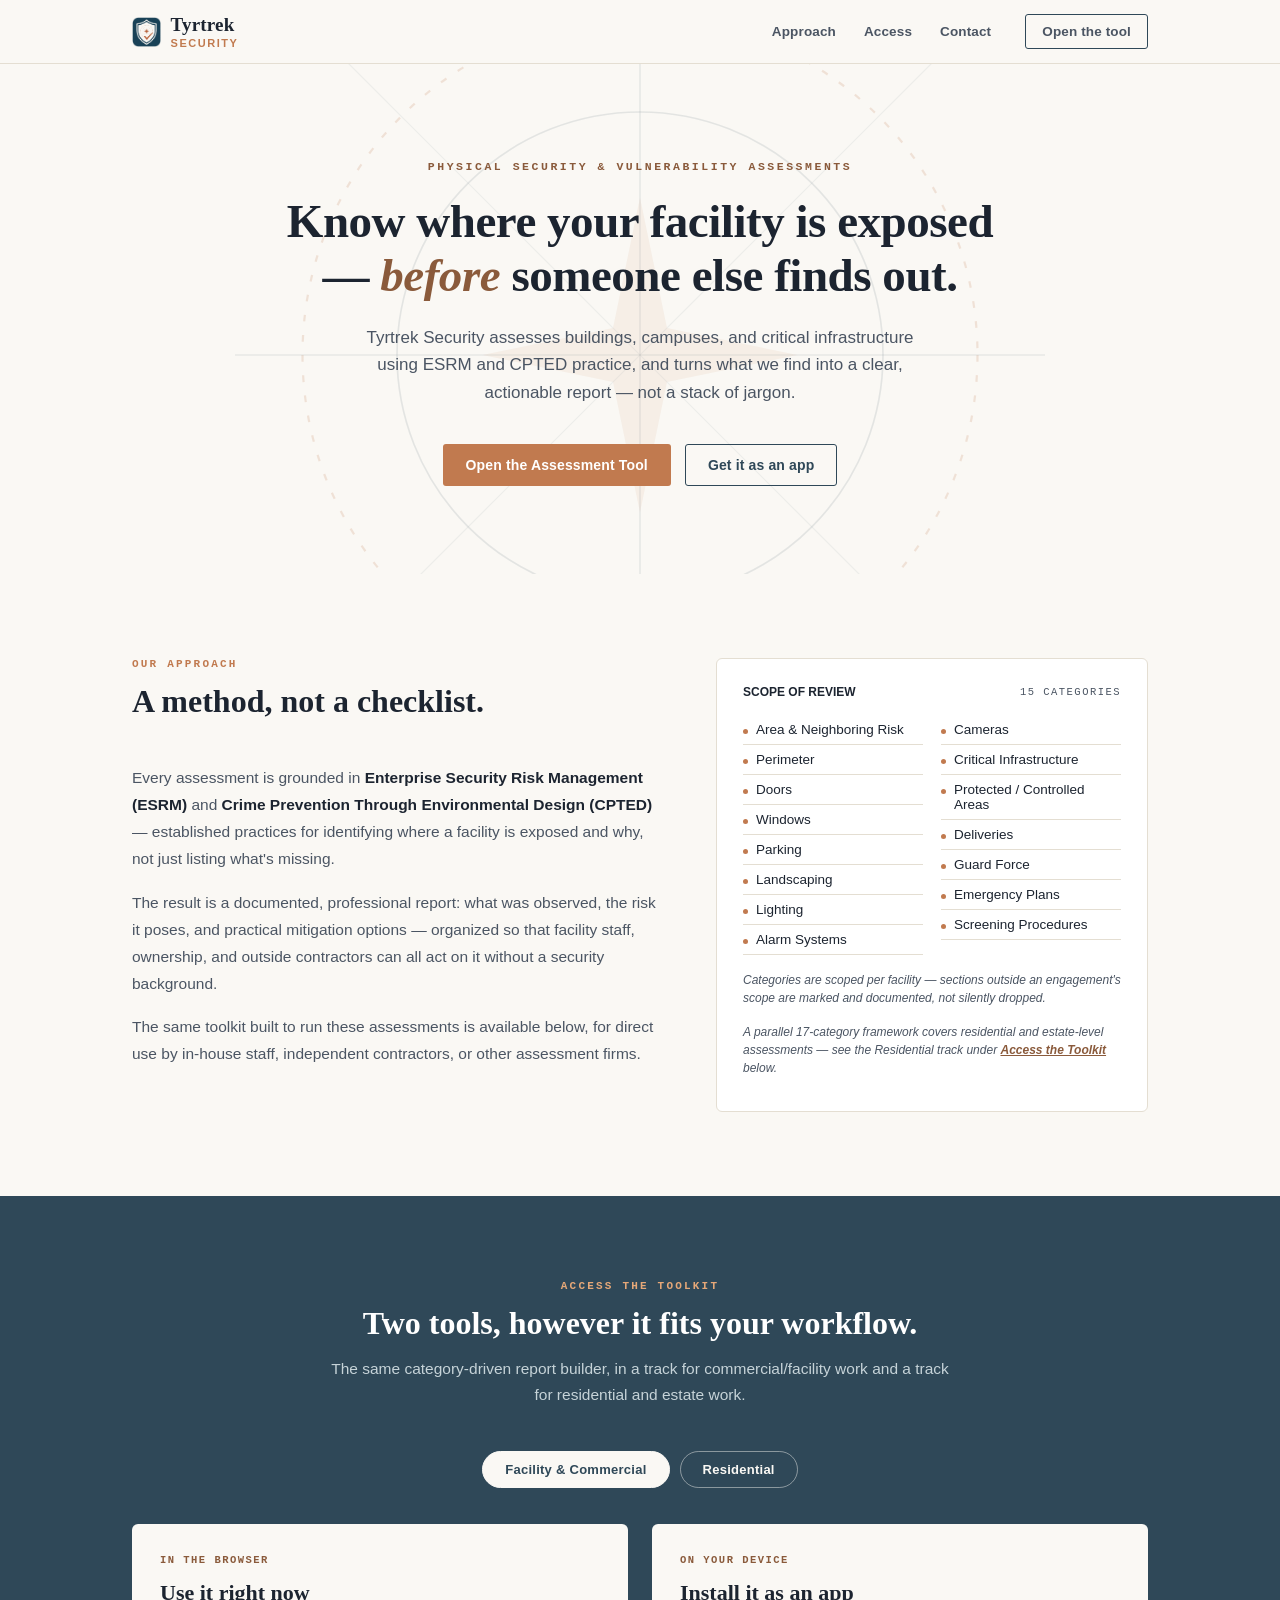
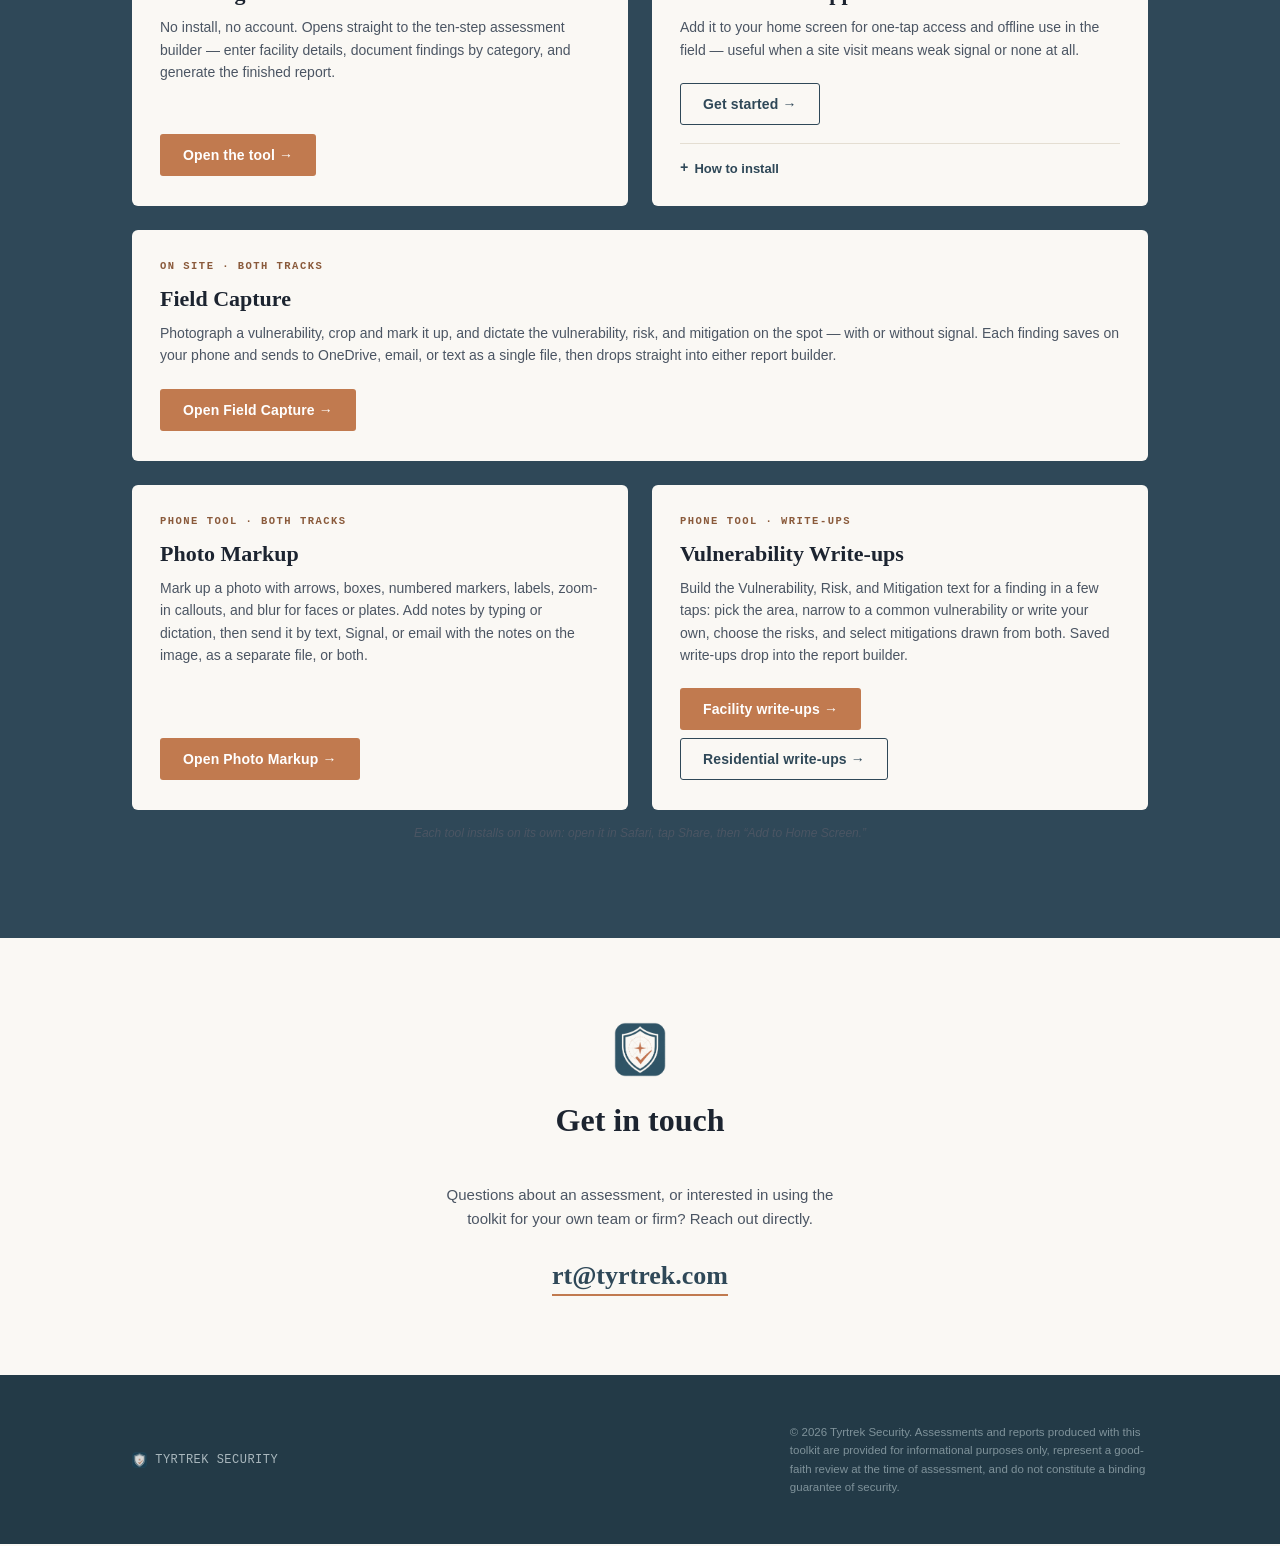
<file: index.html>
<!DOCTYPE html>
<html lang="en">
<head>
<meta charset="UTF-8">
<meta name="viewport" content="width=device-width, initial-scale=1.0">
<title>Tyrtrek Security — Physical Security Vulnerability Assessments</title>
<meta name="description" content="Tyrtrek Security conducts physical security vulnerability assessments grounded in ESRM and CPTED practice, and provides a self-service assessment toolkit for facilities, contractors, and assessment firms.">

<link rel="icon" type="image/png" sizes="32x32" href="assets/favicon-32.png">
<link rel="icon" type="image/png" sizes="16x16" href="assets/favicon-16.png">
<link rel="apple-touch-icon" href="assets/apple-touch-icon.png">
<meta name="theme-color" content="#2f4858">

<meta property="og:title" content="Tyrtrek Security — Physical Security Vulnerability Assessments">
<meta property="og:description" content="Vulnerability assessments grounded in ESRM and CPTED practice, plus a self-service assessment toolkit — in your browser or installed as an app.">
<meta property="og:type" content="website">
<meta property="og:image" content="assets/og-image.jpg">
<meta property="og:url" content="https://tyrtrek.com/">
<meta name="twitter:card" content="summary_large_image">

<style>
  :root{
    --ink:#1c2430;
    --ink-soft:#4b5563;
    --paper:#faf8f4;
    --paper-line:#e4ded2;
    --folder:#2f4858;
    --folder-dark:#233a47;
    --accent:#c17a4f;
    --accent-deep:#8a5a3b;
    --serif:'Iowan Old Style','Palatino Linotype',Palatino,Georgia,serif;
    --sans:-apple-system,BlinkMacSystemFont,'Segoe UI',Roboto,Helvetica,Arial,sans-serif;
    --mono:'SF Mono',Consolas,Monaco,monospace;
  }
  *{box-sizing:border-box;}
  html{scroll-behavior:smooth;}
  body{
    margin:0;
    font-family:var(--sans);
    color:var(--ink);
    background:var(--paper);
    -webkit-font-smoothing:antialiased;
  }
  img{max-width:100%; display:block;}
  a{color:inherit;}
  .wrap{max-width:1080px; margin:0 auto; padding:0 32px;}

  /* ---------- SKIP LINK ---------- */
  .skip-link{
    position:absolute; left:-9999px; top:0; background:var(--folder); color:#fff;
    padding:10px 16px; z-index:100; border-radius:0 0 4px 0;
  }
  .skip-link:focus{ left:0; }

  /* ---------- TOP BAR ---------- */
  .topbar{
    position:sticky; top:0; z-index:20;
    background:rgba(250,248,244,.92);
    backdrop-filter:blur(6px);
    border-bottom:1px solid var(--paper-line);
  }
  .topbar-inner{
    display:flex; align-items:center; justify-content:space-between;
    padding:14px 32px;
    max-width:1080px; margin:0 auto;
  }
  .brand-mark{ display:flex; align-items:center; gap:10px; text-decoration:none; }
  .brand-mark img{ height:30px; width:auto; }
  .brand-mark .wordmark{ font-family:var(--serif); font-size:19px; font-weight:600; color:var(--ink); letter-spacing:.01em; }
  .brand-mark .wordmark span{ color:var(--accent); font-family:var(--sans); font-weight:700; font-size:11px; letter-spacing:.14em; display:block; margin-top:1px; }
  .topbar nav{ display:flex; align-items:center; gap:28px; }
  .topbar nav a{
    font-size:13.5px; font-weight:600; text-decoration:none; color:var(--ink-soft);
    letter-spacing:.01em;
  }
  .topbar nav a:hover{ color:var(--ink); }
  .topbar .btn{ margin-left:6px; }

  /* ---------- BUTTONS ---------- */
  .btn{
    display:inline-flex; align-items:center; gap:8px;
    font-family:var(--sans); font-size:14px; font-weight:700;
    padding:12px 22px; border-radius:3px; text-decoration:none;
    letter-spacing:.01em; border:1.5px solid transparent; cursor:pointer;
    transition:background .15s, color .15s, border-color .15s, transform .1s;
  }
  .btn:active{ transform:translateY(1px); }
  .btn-primary{ background:var(--accent); color:#fff; }
  .btn-primary:hover{ background:var(--accent-deep); }
  .btn-outline{ background:transparent; border-color:var(--folder); color:var(--folder); }
  .btn-outline:hover{ background:var(--folder); color:#fff; }
  .btn-outline-light{ background:transparent; border-color:rgba(250,248,244,.5); color:var(--paper); }
  .btn-outline-light:hover{ background:rgba(250,248,244,.12); border-color:var(--paper); }
  .btn-small{ padding:9px 16px; font-size:12.5px; }

  /* ---------- HERO ---------- */
  .hero{
    position:relative; overflow:hidden;
    padding:96px 32px 88px;
    text-align:center;
  }
  .hero-motif{
    position:absolute; top:50%; left:50%; transform:translate(-50%,-46%);
    width:900px; height:900px; pointer-events:none; z-index:0;
    opacity:.5;
  }
  .hero-inner{ position:relative; z-index:1; max-width:720px; margin:0 auto; }
  .hero .eyebrow{
    font-family:var(--mono); font-size:11.5px; letter-spacing:.22em; text-transform:uppercase;
    color:var(--accent-deep); font-weight:700; margin-bottom:22px;
  }
  .hero h1{
    font-family:var(--serif); font-size:47px; line-height:1.14; font-weight:600;
    margin:0 0 22px; color:var(--ink);
    letter-spacing:-.01em;
  }
  .hero h1 em{ font-style:italic; color:var(--accent-deep); }
  .hero p.lede{
    font-size:17px; line-height:1.6; color:var(--ink-soft); margin:0 auto 38px;
    max-width:58ch;
  }
  .hero-ctas{ display:flex; gap:14px; justify-content:center; flex-wrap:wrap; }

  /* ---------- SECTION SHELL ---------- */
  section{ padding:84px 0; }
  .section-head{ max-width:640px; margin:0 0 44px; }
  .section-head.center{ margin-left:auto; margin-right:auto; text-align:center; }
  .eyebrow{
    font-family:var(--mono); font-size:11px; letter-spacing:.2em; text-transform:uppercase;
    color:var(--accent); font-weight:700; margin-bottom:12px;
  }
  h2{ font-family:var(--serif); font-size:32px; line-height:1.2; margin:0 0 14px; font-weight:600; }
  .section-head p{ font-size:15.5px; line-height:1.65; color:var(--ink-soft); margin:0; }

  /* ---------- APPROACH ---------- */
  .approach-grid{ display:grid; grid-template-columns:1.1fr .9fr; gap:56px; align-items:start; }
  .approach-body p{ font-size:15.5px; line-height:1.75; color:var(--ink-soft); margin:0 0 16px; }
  .approach-body p:last-child{ margin-bottom:0; }
  .approach-body strong{ color:var(--ink); font-weight:700; }

  .scope-panel{
    background:#fff; border:1px solid var(--paper-line); border-radius:6px;
    padding:26px 26px 22px;
  }
  .scope-panel .panel-label{
    font-family:var(--mono); font-size:10.5px; letter-spacing:.14em; text-transform:uppercase;
    color:var(--ink-soft); margin-bottom:16px; display:flex; align-items:center; justify-content:space-between;
  }
  .scope-panel .panel-label b{ color:var(--ink); font-family:var(--sans); font-weight:700; letter-spacing:0; font-size:12px; }
  .scope-list{ list-style:none; margin:0; padding:0; columns:2; column-gap:18px; }
  .scope-list li{
    font-size:13.5px; color:var(--ink); padding:7px 0; border-bottom:1px solid var(--paper-line);
    break-inside:avoid; display:flex; align-items:baseline; gap:8px;
  }
  .scope-list li::before{
    content:''; width:5px; height:5px; border-radius:50%; background:var(--accent);
    flex-shrink:0; margin-bottom:1px;
  }
  .scope-note{ font-size:12px; color:var(--ink-soft); margin-top:16px; font-style:italic; line-height:1.5; }

  /* ---------- ACCESS (teal band) ---------- */
  .access{ background:var(--folder); color:var(--paper); }
  .access .eyebrow{ color:#e6a878; }
  .access h2{ color:#fff; }
  .access .section-head p{ color:#c6d3d8; }

  .access-toggle{ display:flex; justify-content:center; gap:10px; margin-bottom:36px; flex-wrap:wrap; }
  .access-toggle button{
    font-family:var(--sans); font-size:13px; font-weight:700; letter-spacing:.02em;
    padding:10px 22px; border-radius:20px; border:1.5px solid rgba(250,248,244,.45);
    background:transparent; color:var(--paper); cursor:pointer;
    transition:background .15s, color .15s, border-color .15s;
  }
  .access-toggle button.active{ background:var(--paper); color:var(--folder); border-color:var(--paper); }
  .access-toggle button:hover:not(.active){ border-color:var(--paper); }
  .access-track{ display:none; }
  .access-track.active{ display:block; }
  .access-grid{ display:grid; grid-template-columns:1fr 1fr; gap:24px; }
  .access-card{
    background:var(--paper); color:var(--ink);
    border-radius:6px; padding:30px 28px;
    display:flex; flex-direction:column;
  }
  .access-card .tag{
    font-family:var(--mono); font-size:10.5px; letter-spacing:.14em; text-transform:uppercase;
    color:var(--accent-deep); font-weight:700; margin-bottom:14px;
  }
  .access-card h3{ font-family:var(--serif); font-size:22px; margin:0 0 10px; font-weight:600; }
  .access-card p{ font-size:14px; line-height:1.6; color:var(--ink-soft); margin:0 0 22px; flex-grow:1; }
  .access-card .btn{ align-self:flex-start; }

  details.install-steps{ margin-top:18px; border-top:1px solid var(--paper-line); padding-top:16px; }
  details.install-steps summary{
    font-size:13px; font-weight:700; color:var(--folder); cursor:pointer; list-style:none;
    display:flex; align-items:center; gap:6px;
  }
  details.install-steps summary::-webkit-details-marker{ display:none; }
  details.install-steps summary::before{ content:'+'; font-family:var(--mono); font-size:14px; }
  details.install-steps[open] summary::before{ content:'–'; }
  details.install-steps ol{ margin:14px 0 0; padding-left:18px; font-size:13px; line-height:1.6; color:var(--ink-soft); }
  details.install-steps li{ margin-bottom:8px; }
  details.install-steps li:last-child{ margin-bottom:0; }
  details.install-steps li b{ color:var(--ink); }

  /* ---------- CONTACT ---------- */
  .contact{ text-align:center; }
  .contact-mark{ width:52px; margin:0 auto 24px; opacity:.9; }
  .contact h2{ margin-bottom:14px; }
  .contact p{ font-size:15px; color:var(--ink-soft); max-width:48ch; margin:0 auto 30px; line-height:1.6; }
  .contact-email{
    font-family:var(--serif); font-size:26px; font-weight:600; color:var(--folder);
    text-decoration:none; border-bottom:2px solid var(--accent); padding-bottom:4px;
  }
  .contact-email:hover{ color:var(--accent-deep); }

  /* ---------- FOOTER ---------- */
  footer{ background:var(--folder-dark); color:#a9b7bd; padding:36px 0; }
  .footer-inner{
    display:flex; justify-content:space-between; align-items:center; flex-wrap:wrap; gap:16px;
  }
  .footer-brand{ display:flex; align-items:center; gap:8px; font-family:var(--mono); font-size:12px; letter-spacing:.04em; }
  .footer-brand img{ height:16px; width:auto; opacity:.85; }
  footer .disclaimer{ font-size:11.5px; line-height:1.6; color:#7f929a; max-width:56ch; }

  /* ---------- RESPONSIVE ---------- */
  @media (max-width: 760px){
    .wrap, .topbar-inner{ padding-left:20px; padding-right:20px; }
    .topbar nav{ gap:16px; }
    .topbar nav a:not(.btn){ display:none; }
    .hero{ padding:64px 20px 60px; }
    .hero h1{ font-size:32px; }
    .hero p.lede{ font-size:15.5px; }
    section{ padding:56px 0; }
    .approach-grid{ grid-template-columns:1fr; gap:36px; }
    .access-grid{ grid-template-columns:1fr; }
    .scope-list{ columns:1; }
    .footer-inner{ flex-direction:column; align-items:flex-start; text-align:left; }
    .hero-motif{ width:620px; height:620px; opacity:.35; }
  }

  /* ---------- REDUCED MOTION ---------- */
  @media (prefers-reduced-motion: reduce){
    html{ scroll-behavior:auto; }
  }

  /* ---------- FOCUS ---------- */
  a:focus-visible, button:focus-visible, summary:focus-visible{
    outline:2px solid var(--accent); outline-offset:2px;
  }
</style>
</head>
<body>

<a href="#main" class="skip-link">Skip to content</a>

<div class="topbar">
  <div class="topbar-inner">
    <a href="#top" class="brand-mark">
      <img src="assets/logo-icon.png" alt="" width="30" height="31">
      <span class="wordmark">Tyrtrek<span>SECURITY</span></span>
    </a>
    <nav>
      <a href="#approach">Approach</a>
      <a href="#access">Access</a>
      <a href="#contact">Contact</a>
      <a href="app/" class="btn btn-outline btn-small">Open the tool</a>
    </nav>
  </div>
</div>

<main id="main">

  <section class="hero" id="top">
    <svg class="hero-motif" viewBox="0 0 400 400" xmlns="http://www.w3.org/2000/svg" aria-hidden="true">
      <circle cx="200" cy="200" r="150" fill="none" stroke="#c17a4f" stroke-width="1" stroke-dasharray="3 6" opacity="0.35"/>
      <circle cx="200" cy="200" r="108" fill="none" stroke="#2f4858" stroke-width="0.75" opacity="0.22"/>
      <line x1="200" y1="20" x2="200" y2="380" stroke="#2f4858" stroke-width="0.75" opacity="0.18"/>
      <line x1="20" y1="200" x2="380" y2="200" stroke="#2f4858" stroke-width="0.75" opacity="0.18"/>
      <line x1="63" y1="63" x2="337" y2="337" stroke="#2f4858" stroke-width="0.5" opacity="0.12"/>
      <line x1="337" y1="63" x2="63" y2="337" stroke="#2f4858" stroke-width="0.5" opacity="0.12"/>
      <path d="M200 130 L212 188 L270 200 L212 212 L200 270 L188 212 L130 200 L188 188 Z" fill="#c17a4f" opacity="0.16"/>
    </svg>
    <div class="hero-inner">
      <div class="eyebrow">Physical Security &amp; Vulnerability Assessments</div>
      <h1>Know where your facility is exposed — <em>before</em> someone else finds out.</h1>
      <p class="lede">Tyrtrek Security assesses buildings, campuses, and critical infrastructure using ESRM and CPTED practice, and turns what we find into a clear, actionable report — not a stack of jargon.</p>
      <div class="hero-ctas">
        <a href="app/" class="btn btn-primary">Open the Assessment Tool</a>
        <a href="#access" class="btn btn-outline">Get it as an app</a>
      </div>
    </div>
  </section>

  <section id="approach">
    <div class="wrap approach-grid">
      <div>
        <div class="section-head">
          <div class="eyebrow">Our Approach</div>
          <h2>A method, not a checklist.</h2>
        </div>
        <div class="approach-body">
          <p>Every assessment is grounded in <strong>Enterprise Security Risk Management (ESRM)</strong> and <strong>Crime Prevention Through Environmental Design (CPTED)</strong> — established practices for identifying where a facility is exposed and why, not just listing what's missing.</p>
          <p>The result is a documented, professional report: what was observed, the risk it poses, and practical mitigation options — organized so that facility staff, ownership, and outside contractors can all act on it without a security background.</p>
          <p>The same toolkit built to run these assessments is available below, for direct use by in-house staff, independent contractors, or other assessment firms.</p>
        </div>
      </div>
      <div class="scope-panel">
        <div class="panel-label"><b>Scope of Review</b><span>15 Categories</span></div>
        <ul class="scope-list">
          <li>Area &amp; Neighboring Risk</li>
          <li>Perimeter</li>
          <li>Doors</li>
          <li>Windows</li>
          <li>Parking</li>
          <li>Landscaping</li>
          <li>Lighting</li>
          <li>Alarm Systems</li>
          <li>Cameras</li>
          <li>Critical Infrastructure</li>
          <li>Protected / Controlled Areas</li>
          <li>Deliveries</li>
          <li>Guard Force</li>
          <li>Emergency Plans</li>
          <li>Screening Procedures</li>
        </ul>
        <p class="scope-note">Categories are scoped per facility — sections outside an engagement's scope are marked and documented, not silently dropped.</p>
        <p class="scope-note">A parallel 17-category framework covers residential and estate-level assessments — see the Residential track under <a href="#access" style="color:var(--accent-deep); font-weight:600;">Access the Toolkit</a> below.</p>
      </div>
    </div>
  </section>

  <section id="access" class="access">
    <div class="wrap">
      <div class="section-head center">
        <div class="eyebrow">Access the Toolkit</div>
        <h2>Two tools, however it fits your workflow.</h2>
        <p>The same category-driven report builder, in a track for commercial/facility work and a track for residential and estate work.</p>
      </div>

      <div class="access-toggle" role="tablist" aria-label="Assessment type">
        <button id="toggle-facility" class="active" role="tab" aria-selected="true" onclick="showAccessTrack('facility')">Facility &amp; Commercial</button>
        <button id="toggle-residential" role="tab" aria-selected="false" onclick="showAccessTrack('residential')">Residential</button>
      </div>

      <div id="access-facility" class="access-track active">
        <div class="access-grid">
          <div class="access-card">
            <div class="tag">In the browser</div>
            <h3>Use it right now</h3>
            <p>No install, no account. Opens straight to the ten-step assessment builder — enter facility details, document findings by category, and generate the finished report.</p>
            <a href="app/" class="btn btn-primary">Open the tool →</a>
          </div>
          <div class="access-card">
            <div class="tag">On your device</div>
            <h3>Install it as an app</h3>
            <p>Add it to your home screen for one-tap access and offline use in the field — useful when a site visit means weak signal or none at all.</p>
            <a href="app/" class="btn btn-outline">Get started →</a>
            <details class="install-steps">
              <summary>How to install</summary>
              <ol>
                <li><b>iPhone / iPad:</b> open the tool in Safari, tap Share, then "Add to Home Screen."</li>
                <li><b>Android:</b> open the tool in Chrome, tap the menu (⋮), then "Install app."</li>
                <li><b>Desktop:</b> open the tool in Chrome or Edge and click the install icon in the address bar.</li>
              </ol>
            </details>
          </div>
        </div>
      </div>

      <div id="access-residential" class="access-track">
        <div class="access-grid">
          <div class="access-card">
            <div class="tag">In the browser</div>
            <h3>Use it right now</h3>
            <p>No install, no account. Opens straight to the ten-step residential assessment builder — enter property details, document findings by category, and generate the finished report.</p>
            <a href="residential/" class="btn btn-primary">Open the tool →</a>
          </div>
          <div class="access-card">
            <div class="tag">On your device</div>
            <h3>Install it as an app</h3>
            <p>Add it to your home screen for one-tap access and offline use in the field — useful when a site visit means weak signal or none at all.</p>
            <a href="residential/" class="btn btn-outline">Get started →</a>
            <details class="install-steps">
              <summary>How to install</summary>
              <ol>
                <li><b>iPhone / iPad:</b> open the tool in Safari, tap Share, then "Add to Home Screen."</li>
                <li><b>Android:</b> open the tool in Chrome, tap the menu (⋮), then "Install app."</li>
                <li><b>Desktop:</b> open the tool in Chrome or Edge and click the install icon in the address bar.</li>
              </ol>
            </details>
          </div>
        </div>
      </div>

      <div class="access-card" style="margin-top:24px;">
        <div class="tag">On site · both tracks</div>
        <h3>Field Capture</h3>
        <p>Photograph a vulnerability, crop and mark it up, and dictate the vulnerability, risk, and mitigation on the spot — with or without signal. Each finding saves on your phone and sends to OneDrive, email, or text as a single file, then drops straight into either report builder.</p>
        <a href="capture/" class="btn btn-primary">Open Field Capture →</a>
      </div>

      <div class="access-grid" style="margin-top:24px;">
        <div class="access-card">
          <div class="tag">Phone tool · both tracks</div>
          <h3>Photo Markup</h3>
          <p>Mark up a photo with arrows, boxes, numbered markers, labels, zoom-in callouts, and blur for faces or plates. Add notes by typing or dictation, then send it by text, Signal, or email with the notes on the image, as a separate file, or both.</p>
          <a href="markup/" class="btn btn-primary">Open Photo Markup →</a>
        </div>
        <div class="access-card">
          <div class="tag">Phone tool · write-ups</div>
          <h3>Vulnerability Write-ups</h3>
          <p>Build the Vulnerability, Risk, and Mitigation text for a finding in a few taps: pick the area, narrow to a common vulnerability or write your own, choose the risks, and select mitigations drawn from both. Saved write-ups drop into the report builder.</p>
          <a href="assess/facility/" class="btn btn-primary">Facility write-ups →</a>
          <a href="assess/residential/" class="btn btn-outline" style="margin-top:8px;">Residential write-ups →</a>
        </div>
      </div>
      <p class="scope-note" style="text-align:center;margin-top:14px;">Each tool installs on its own: open it in Safari, tap Share, then “Add to Home Screen.”</p>

    </div>
  </section>

  <section id="contact" class="contact">
    <div class="wrap">
      <img class="contact-mark" src="assets/logo-icon.png" alt="">
      <div class="section-head center">
        <h2>Get in touch</h2>
      </div>
      <p>Questions about an assessment, or interested in using the toolkit for your own team or firm? Reach out directly.</p>
      <a href="mailto:rt@tyrtrek.com" class="contact-email">rt@tyrtrek.com</a>
    </div>
  </section>

</main>

<footer>
  <div class="wrap footer-inner">
    <div class="footer-brand">
      <img src="assets/logo-icon.png" alt="">
      TYRTREK SECURITY
    </div>
    <p class="disclaimer">© 2026 Tyrtrek Security. Assessments and reports produced with this toolkit are provided for informational purposes only, represent a good-faith review at the time of assessment, and do not constitute a binding guarantee of security.</p>
  </div>
</footer>

<script>
function showAccessTrack(track){
  document.querySelectorAll('.access-track').forEach(el => el.classList.remove('active'));
  document.getElementById('access-' + track).classList.add('active');
  document.querySelectorAll('.access-toggle button').forEach(b => {
    b.classList.remove('active');
    b.setAttribute('aria-selected', 'false');
  });
  const activeBtn = document.getElementById('toggle-' + track);
  activeBtn.classList.add('active');
  activeBtn.setAttribute('aria-selected', 'true');
}
</script>
</body>
</html>
</file>
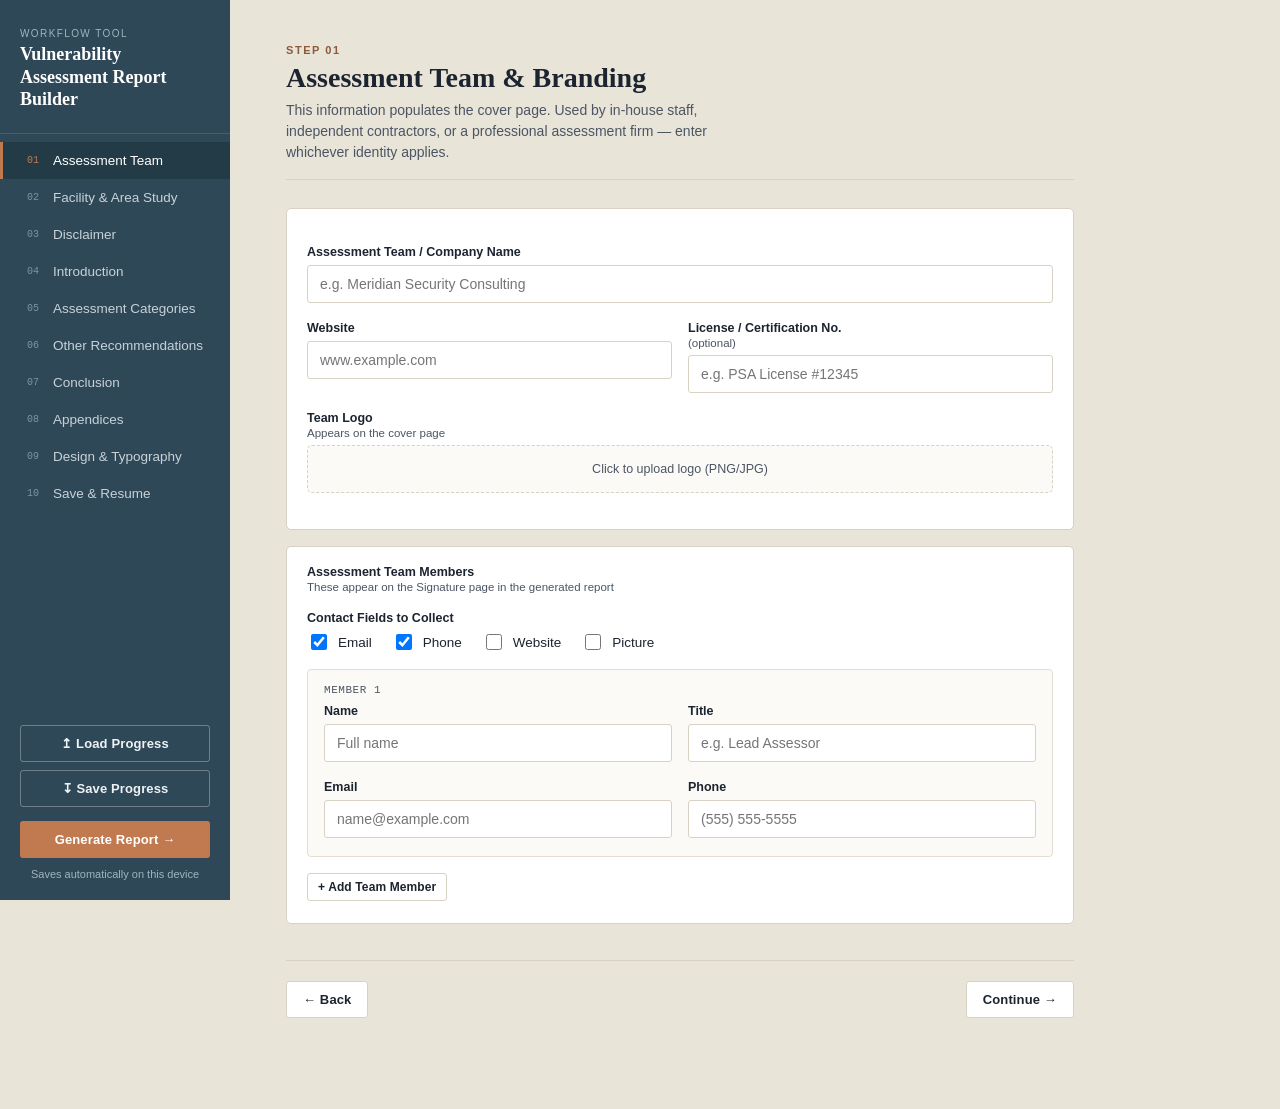
<file: app/index.html>
<!DOCTYPE html>
<html lang="en">
<head>
<meta charset="UTF-8">
<meta name="viewport" content="width=device-width, initial-scale=1.0, viewport-fit=cover">
<title>Vulnerability Assessment Report Generator</title>

<!-- PWA: installability -->
<link rel="manifest" href="manifest.json">
<meta name="theme-color" content="#2f4858">
<meta name="background-color" content="#e9e4d8">
<link rel="icon" type="image/png" sizes="192x192" href="icon-192.png">
<link rel="icon" type="image/png" sizes="512x512" href="icon-512.png">

<!-- iOS home-screen behavior (Safari doesn't read manifest.json for these) -->
<link rel="apple-touch-icon" href="apple-touch-icon.png">
<meta name="apple-mobile-web-app-capable" content="yes">
<meta name="apple-mobile-web-app-status-bar-style" content="black-translucent">
<meta name="apple-mobile-web-app-title" content="VA Report">
<meta name="mobile-web-app-capable" content="yes">
<style>
  :root{
    --ink:#1c2430;
    --ink-soft:#4b5563;
    --paper:#faf8f4;
    --paper-line:#e4ded2;
    --folder:#2f4858;
    --folder-dark:#233a47;
    --tab-active:#c17a4f;
    --accent:#8a5a3b;
    --low:#5b7f5e;
    --medium:#b98a35;
    --high:#b95c38;
    --critical:#a13c3c;
    --border:#d8d2c4;
    --serif:'Iowan Old Style','Palatino Linotype',Palatino,Georgia,serif;
    --sans:-apple-system,BlinkMacSystemFont,'Segoe UI',Roboto,Helvetica,Arial,sans-serif;
    --mono:'SF Mono',Consolas,Monaco,monospace;
  }
  *{box-sizing:border-box;}
  body{
    margin:0;
    font-family:var(--sans);
    color:var(--ink);
    background:#e9e4d8;
    -webkit-font-smoothing:antialiased;
  }
  /* ---------- APP SHELL ---------- */
  .app{
    display:flex;
    min-height:100vh;
  }
  .rail{
    width:230px;
    flex-shrink:0;
    background:var(--folder);
    color:#dfe6ea;
    padding:28px 0 20px;
    display:flex;
    flex-direction:column;
    position:sticky;
    top:0;
    height:100vh;
    overflow-y:auto;
  }
  .rail-brand{
    padding:0 20px 22px;
    border-bottom:1px solid rgba(255,255,255,.12);
    margin-bottom:8px;
  }
  .rail-brand .eyebrow{
    font-size:10px;
    letter-spacing:.14em;
    text-transform:uppercase;
    color:#9fb4bf;
    margin-bottom:4px;
  }
  .rail-brand h1{
    font-family:var(--serif);
    font-size:18px;
    font-weight:600;
    margin:0;
    line-height:1.25;
    color:#fff;
  }
  .tab{
    position:relative;
    display:flex;
    align-items:center;
    gap:10px;
    padding:11px 20px 11px 24px;
    font-size:13.5px;
    color:#c7d2d8;
    cursor:pointer;
    border-left:3px solid transparent;
    transition:background .15s, color .15s;
  }
  .tab .num{
    font-family:var(--mono);
    font-size:10px;
    color:#7d95a1;
    width:16px;
  }
  .tab:hover{ background:rgba(255,255,255,.05); color:#fff; }
  .tab.active{
    background:var(--folder-dark);
    color:#fff;
    border-left-color:var(--tab-active);
  }
  .tab.active .num{ color:var(--tab-active); }
  .rail-footer{
    margin-top:auto;
    padding:16px 20px 0;
  }
  .btn{
    display:inline-flex;
    align-items:center;
    justify-content:center;
    gap:8px;
    border:1px solid transparent;
    border-radius:3px;
    padding:10px 16px;
    font-size:13px;
    font-weight:600;
    cursor:pointer;
    font-family:var(--sans);
    letter-spacing:.01em;
  }
  .btn-primary{ background:var(--tab-active); color:#fff; }
  .btn-primary:hover{ background:#a8663d; }
  .btn-ghost{ background:transparent; border-color:rgba(255,255,255,.3); color:#eef2f4; width:100%; }
  .btn-ghost:hover{ background:rgba(255,255,255,.08); }
  .btn-outline{ background:#fff; border-color:var(--border); color:var(--ink); }
  .btn-outline:hover{ background:#f4f1ea; }
  .btn-small{ padding:6px 10px; font-size:12px; }
  .btn-danger{ color:var(--critical); background:transparent; border-color:transparent; }

  /* ---------- MAIN / FORM ---------- */
  .main{ flex:1; padding:44px 56px 90px; max-width:900px; }
  .panel{ display:none; }
  .panel.active{ display:block; animation:fade .2s ease; }
  @keyframes fade{ from{opacity:0; transform:translateY(4px);} to{opacity:1; transform:none;} }

  .panel-head{ margin-bottom:28px; border-bottom:1px solid var(--border); padding-bottom:16px; }
  .panel-head .eyebrow{ font-size:11px; letter-spacing:.14em; text-transform:uppercase; color:var(--accent); font-weight:700; margin-bottom:6px; }
  .panel-head h2{ font-family:var(--serif); font-size:28px; margin:0 0 6px; }
  .panel-head p{ margin:0; color:var(--ink-soft); font-size:14px; max-width:60ch; line-height:1.5; }

  label{ display:block; font-size:12.5px; font-weight:700; color:var(--ink); margin:18px 0 6px; }
  label .hint{ font-weight:400; color:var(--ink-soft); font-size:11.5px; display:block; margin-top:2px; }
  input[type=text], input[type=date], textarea, select{
    width:100%;
    font-family:var(--sans);
    font-size:14px;
    padding:10px 12px;
    border:1px solid var(--border);
    border-radius:3px;
    background:#fff;
    color:var(--ink);
  }
  textarea{ resize:vertical; min-height:90px; line-height:1.55; }
  input:focus, textarea:focus, select:focus{ outline:2px solid var(--accent); outline-offset:1px; }
  .row{ display:flex; gap:16px; }
  .row > div{ flex:1; }

  .field-group{ background:#fff; border:1px solid var(--border); border-radius:5px; padding:18px 20px 22px; margin-bottom:16px; }

  /* photo uploader */
  .photo-drop{
    border:1.5px dashed var(--border);
    border-radius:5px;
    padding:16px;
    text-align:center;
    font-size:12.5px;
    color:var(--ink-soft);
    cursor:pointer;
    background:#fcfaf6;
  }
  .photo-drop:hover{ border-color:var(--accent); color:var(--accent); }
  .photo-grid{ display:flex; flex-wrap:wrap; gap:14px; margin-top:14px; }
  .photo-card{ width:300px; }
  .photo-card img{ width:300px; height:210px; object-fit:cover; border-radius:3px; border:1px solid var(--border); display:block; }
  .photo-card input{ margin-top:6px; font-size:11.5px; padding:6px 8px; }
  .photo-card .remove{ font-size:11px; color:var(--critical); background:none; border:none; cursor:pointer; margin-top:4px; padding:0; }

  /* category cards */
  .cat-card{ background:#fff; border:1px solid var(--border); border-radius:5px; margin-bottom:14px; overflow:hidden; }
  .cat-card-head{ display:flex; align-items:center; gap:12px; padding:14px 18px; background:#f6f3ec; cursor:pointer; }
  .cat-card-head input[type=checkbox]{ width:17px; height:17px; accent-color:var(--accent); }
  .cat-card-head .cat-name{ font-weight:700; font-size:14.5px; flex:1; font-family:var(--serif); }
  .cat-card-head .chev{ font-size:11px; color:var(--ink-soft); transition:transform .15s; }
  .cat-card.no-report .cat-card-head{ background:#efece3; }
  .cat-card.no-report .cat-name{ color:var(--ink-soft); }
  .status-select{ width:auto; font-size:12px; padding:5px 8px; }
  .cat-card.open .chev{ transform:rotate(90deg); }
  .cat-card-body{ display:none; padding:16px 20px 20px; }
  .cat-card.open .cat-card-body{ display:block; }
  .vuln-card{ background:#fbfaf6; border:1px solid var(--paper-line); border-radius:4px; padding:14px 16px 18px; margin-bottom:14px; }
  .vuln-card-top{ display:flex; align-items:center; gap:10px; }
  .vuln-index{ font-family:var(--mono); font-size:11px; color:var(--ink-soft); text-transform:uppercase; letter-spacing:.05em; flex:1; }
  .vuln-card-top .priority-select{ min-width:150px; }
  .member-card{ background:#fbfaf6; border:1px solid var(--paper-line); border-radius:4px; padding:14px 16px 18px; margin-bottom:12px; }
  .member-card-top{ display:flex; align-items:center; gap:10px; margin-bottom:8px; }
  .member-card-top .member-index{ font-family:var(--mono); font-size:11px; color:var(--ink-soft); flex:1; text-transform:uppercase; letter-spacing:.05em; }
  .member-photo-thumb{ width:64px; height:64px; object-fit:cover; border-radius:50%; border:1px solid var(--border); display:block; }
  .priority-select{ width:auto; display:inline-block; min-width:170px; }
  .cat-remove{ font-size:11px; color:var(--critical); background:none; border:none; cursor:pointer; }
  .add-cat-row{ display:flex; gap:10px; margin-top:6px; }
  .add-cat-row input{ flex:1; }

  .conclusion-table{ width:100%; border-collapse:collapse; margin-top:16px; font-size:13px; }
  .conclusion-table th, .conclusion-table td{ border:1px solid var(--border); padding:8px 10px; text-align:left; }
  .conclusion-table th{ background:#f6f3ec; font-size:11px; text-transform:uppercase; letter-spacing:.05em; }
  .pill{ display:inline-block; padding:2px 9px; border-radius:20px; font-size:11px; font-weight:700; color:#fff; }
  .pill.low{ background:var(--low); } .pill.medium{ background:var(--medium); }
  .pill.high{ background:var(--high); } .pill.critical{ background:var(--critical); }
  .pill.unrated{ background:#9aa1a8; }

  .nav-buttons{ display:flex; justify-content:space-between; margin-top:36px; padding-top:20px; border-top:1px solid var(--border); }

  /* ---------- REPORT / PRINT VIEW ---------- */
  #reportView{ display:none; background:#d9d3c4; min-height:100vh; padding:40px 0 80px; }
  #reportView.active{ display:block; }
  .toolbar{
    position:sticky; top:0; z-index:20;
    background:var(--folder-dark); color:#fff;
    padding:12px 30px; display:flex; align-items:center; justify-content:space-between;
    margin-bottom:30px;
  }
  .toolbar .toolbar-title{ font-family:var(--serif); font-size:14px; }
  .toolbar-actions{ display:flex; gap:10px; }
  .sheet{
    width:816px; min-height:1056px; margin:0 auto 26px; background:var(--paper);
    box-shadow:0 6px 24px rgba(0,0,0,.18);
    padding:70px 72px; position:relative;
  }
  .sheet.cover{ display:flex; flex-direction:column; justify-content:space-between; }
  .cover .logo-slot{ width:120px; height:120px; border-radius:4px; display:flex; align-items:center; justify-content:center; overflow:hidden; margin-bottom:26px; }
  .cover .logo-slot.empty{ border:1px dashed var(--border); }
  .cover .logo-slot img{ width:100%; height:100%; object-fit:contain; }
  .cover .team-line{ font-size:12.5px; color:var(--ink-soft); }
  .cover .kicker{ font-size:11px; letter-spacing:.18em; text-transform:uppercase; color:var(--accent); font-weight:700; margin-bottom:14px; }
  .cover h1{
    font-family:var(--title-font-family, var(--serif)); font-size:var(--title-font-size, 42px);
    font-weight:var(--title-font-weight, 400); font-style:var(--title-font-style, normal);
    text-decoration:var(--title-text-decoration, none); line-height:1.08; margin:0 0 10px;
  }
  .cover h2{
    font-family:var(--title-font-family, var(--serif)); font-size:calc(var(--title-font-size, 42px) * 0.52);
    font-weight:var(--title-font-weight, 400); font-style:var(--title-font-style, normal);
    text-decoration:var(--title-text-decoration, none); color:var(--ink-soft); margin:0 0 40px;
  }
  .cover-meta{ display:grid; grid-template-columns:1fr 1fr; gap:14px 30px; border-top:1px solid var(--paper-line); padding-top:22px; font-size:12.5px; }
  .cover-meta .k{ text-transform:uppercase; letter-spacing:.08em; color:var(--ink-soft); font-size:10px; margin-bottom:3px; }
  .cover-meta .v{ font-size:14px; }
  .conf-strip{ margin-top:30px; padding:10px 14px; background:#f1ece0; border-left:3px solid var(--accent); font-size:11.5px; color:var(--ink-soft); }

  .sheet h1.section-title{ font-family:var(--serif); font-size:26px; border-bottom:2px solid var(--ink); padding-bottom:10px; margin:0 0 22px; }
  .sheet h2.sub-title{ font-family:var(--serif); font-size:17px; margin:26px 0 8px; color:var(--accent); }
  .sheet p, .sheet li, .sheet .body-block, .sheet td{
    font-family:var(--report-font-family, var(--sans)); font-size:var(--report-font-size, 13.5px);
    font-weight:var(--report-font-weight, 400); font-style:var(--report-font-style, normal);
    text-decoration:var(--report-text-decoration, none); line-height:1.7; color:#2a2f36;
  }
  .sheet .body-block{ white-space:pre-wrap; }
  .toc-line{ display:flex; align-items:baseline; gap:8px; font-size:13.5px; margin:9px 0; }
  .toc-line .dots{ flex:1; border-bottom:1px dotted #a39c8a; height:1px; margin-bottom:4px; }
  .disclaimer-box{ border:1px solid var(--ink); padding:24px; font-size:12.5px; line-height:1.7; background:#fff; }
  .disclaimer-box h1{ font-family:var(--serif); font-size:20px; margin-top:0; }

  .report-photo-grid{ display:flex; flex-wrap:wrap; gap:20px; margin:14px 0 4px; align-items:flex-start; }
  .report-photo-grid figure{ margin:0; max-width:100%; }
  .photo-resize-wrap{
    width:440px; height:300px; overflow:hidden; display:block;
    min-width:150px; min-height:100px; max-width:650px; max-height:520px;
    border:1px solid var(--paper-line);
  }
  .photo-resize-wrap img{ width:100%; height:100%; object-fit:cover; display:block; pointer-events:none; }
  .report-photo-grid figcaption{
    font-size:12.5px; font-weight:600; font-style:normal; color:var(--ink);
    margin-top:8px; padding-left:8px; border-left:3px solid var(--accent); line-height:1.4;
  }
  .resize-hint{ font-size:11px; color:var(--ink-soft); margin:8px 0 0; font-style:italic; }
  @media print{
    .photo-resize-wrap{ resize:none !important; cursor:default; overflow:visible; }
    .resize-hint{ display:none !important; }
    .resize-handle{ display:none !important; }
    .menu-toggle, .rail-scrim{ display:none !important; }
  }

  .finding-block{ break-inside:avoid; margin-bottom:26px; padding-bottom:20px; border-bottom:1px solid var(--paper-line); }
  .finding-block:last-child{ border-bottom:none; }
  .finding-block h3{ font-family:var(--serif); font-size:18px; margin:0 0 4px; }
  .finding-block .label{ font-size:10.5px; text-transform:uppercase; letter-spacing:.08em; color:var(--accent); font-weight:700; margin:14px 0 4px; }

  .page-break{ break-before:page; }
  .empty-note{ font-size:12.5px; color:var(--ink-soft); font-style:italic; }

  /* ---- Signature block ---- */
  .sig-tabs{ display:flex; gap:8px; margin:6px 0 12px; }
  .sig-tab{
    font-family:var(--sans); font-size:12.5px; font-weight:600; padding:8px 14px;
    border:1px solid var(--border); background:#fff; color:var(--ink-soft); border-radius:3px; cursor:pointer;
  }
  .sig-tab.active{ background:var(--folder); color:#fff; border-color:var(--folder); }
  .sig-typed-input{ margin-bottom:10px; }
  .sig-typed-preview{
    font-family:'Snell Roundhand','Brush Script MT','Segoe Script',cursive;
    font-size:38px; color:var(--ink); border-bottom:1.5px solid var(--ink); padding:6px 10px 12px;
    min-height:56px; max-width:420px;
  }
  .sig-typed-preview.locked{ border-bottom:none; margin-bottom:0; padding-left:0; }
  .sig-canvas-wrap{ display:inline-block; border:1.5px solid var(--border); border-radius:4px; background:#fff; }
  .sig-canvas-wrap canvas{ display:block; cursor:crosshair; }
  .sig-locked{ border:1.5px solid var(--ink); border-radius:5px; padding:22px 26px; background:#fff; max-width:480px; }
  @media print{
    .sig-tabs, #sigTypeWrap input, .sig-canvas-wrap, #signatureArea .btn{ display:none !important; }
    .no-print{ display:none !important; }
  }

  @media print{
    body{ background:#fff; }
    .rail, .toolbar, .app{ display:none !important; }
    #reportView{ display:block !important; padding:0; background:#fff; }
    .sheet{ box-shadow:none; width:auto; min-height:0; margin:0; padding:0.6in 0.75in; }
    .page-break{ break-before:page; }
    a{ color:inherit; text-decoration:none; }
  }

  /* ---------- CUSTOM RESIZE HANDLE (touch + mouse) ----------
     Native CSS `resize` (used above) has no touch equivalent on
     phones/tablets, so photos there get this explicit drag handle
     instead. Both mechanisms coexist: desktop mice keep the native
     corner resize, and this handle drives resizing wherever the CSS
     one can't be grabbed with a finger. */
  .photo-resize-wrap{ position:relative; }
  .resize-handle{
    position:absolute; right:0; bottom:0; width:26px; height:26px;
    touch-action:none; cursor:nwse-resize;
    background:linear-gradient(135deg, transparent 50%, rgba(28,36,48,.55) 50%);
    border-bottom-right-radius:2px;
  }
  .resize-handle::after{
    content:''; position:absolute; right:5px; bottom:5px; width:8px; height:8px;
    border-right:2px solid #fff; border-bottom:2px solid #fff; opacity:.85;
  }

  /* ---------- MOBILE LAYOUT ---------- */
  .menu-toggle{
    display:none;
    align-items:center; justify-content:center;
    width:40px; height:40px; border-radius:6px;
    background:var(--folder-dark); border:1px solid rgba(255,255,255,.18);
    color:#fff; font-size:18px; cursor:pointer; flex-shrink:0;
  }
  .rail-scrim{
    display:none; position:fixed; inset:0; background:rgba(20,26,33,.45);
    z-index:39;
  }
  .mobile-topbar{ display:none; }

  @media (max-width: 820px){
    .app{ flex-direction:column; }
    .mobile-topbar{
      display:flex; align-items:center; gap:12px;
      background:var(--folder); color:#fff; padding:12px 16px;
      position:sticky; top:0; z-index:20;
      padding-top:calc(12px + env(safe-area-inset-top));
    }
    .mobile-topbar h1{ font-family:var(--serif); font-size:16px; margin:0; font-weight:600; }
    .menu-toggle{ display:inline-flex; }
    .rail{
      position:fixed; top:0; left:0; bottom:0; z-index:40;
      width:82vw; max-width:300px; height:100vh;
      transform:translateX(-100%);
      transition:transform .22s ease;
      padding-top:calc(28px + env(safe-area-inset-top));
      box-shadow:2px 0 18px rgba(0,0,0,.25);
    }
    .rail.open{ transform:translateX(0); }
    .rail-scrim.open{ display:block; }
    .main{ padding:20px 16px 100px; max-width:100%; }
    .panel-head h2{ font-size:22px; }
    .toolbar{ flex-wrap:wrap; gap:8px; }
    .photo-resize-wrap{ width:100%; max-width:100%; height:220px; }
    input, select, textarea, button{ font-size:16px; } /* prevents iOS auto-zoom on focus */
  }

  /* ---------- FIELD FINDINGS (import, tray, voice, photo layers) ---------- */
  .import-box{ border-left:4px solid var(--tab-active); }
  .import-box .btn{ margin:4px 8px 4px 0; }
  .import-box p{ font-size:12.5px; color:var(--ink-soft); margin:0 0 10px; line-height:1.5; }
  .import-box a{ font-size:12.5px; font-weight:700; color:var(--folder); }
  .lib-list{ margin-top:12px; border:1px solid var(--paper-line); border-radius:4px; background:#fbfaf6; max-height:420px; overflow:auto; }
  .lib-site{ font-size:10.5px; letter-spacing:.12em; text-transform:uppercase; color:var(--accent); font-weight:700; padding:10px 12px 4px; }
  .lib-row{ display:flex; gap:10px; align-items:center; padding:8px 12px; border-top:1px solid var(--paper-line); font-size:13px; cursor:pointer; }
  .lib-row input{ width:18px; height:18px; accent-color:var(--accent); flex-shrink:0; }
  .lib-row img, .tray-row img{ width:52px; height:52px; object-fit:cover; border-radius:3px; border:1px solid var(--border); flex-shrink:0; background:#e4ded2; }
  .lib-row .lib-txt, .tray-row .tray-txt{ flex:1; min-width:0; }
  .lib-row .lib-snip, .tray-row .tray-snip{ white-space:nowrap; overflow:hidden; text-overflow:ellipsis; }
  .lib-row .lib-meta, .tray-row .tray-meta{ font-size:11px; color:var(--ink-soft); }
  .lib-actions{ display:flex; gap:10px; align-items:center; padding:10px 12px; border-top:1px solid var(--paper-line); background:#fff; position:sticky; bottom:0; }
  .tray{ background:#fff8e6; border:1px solid #e2c27a; border-radius:5px; padding:14px 18px; margin-bottom:16px; }
  .tray h3{ font-family:var(--serif); font-size:16px; margin:0 0 4px; }
  .tray > p{ font-size:12.5px; color:var(--ink-soft); margin:0 0 10px; }
  .tray-row{ display:flex; gap:10px; align-items:center; padding:8px 0; border-top:1px solid #efdcae; font-size:13px; flex-wrap:wrap; }
  .tray-row select{ width:auto; max-width:260px; font-size:13px; padding:7px 8px; }
  .src-badge{ display:inline-block; margin-left:8px; font-family:var(--sans); font-size:9.5px; letter-spacing:.08em; background:var(--folder); color:#fff; padding:2px 7px; border-radius:10px; vertical-align:1px; }
  .mini{ border:1px solid var(--border); background:#fff; border-radius:3px; font-size:11px; padding:4px 7px; cursor:pointer; color:var(--ink); }
  .mini:disabled{ opacity:.35; cursor:default; }
  .vuln-card .tt-vf{ margin:14px 0 0; }
  .vuln-card .tt-vf textarea{ font-size:14px; min-height:90px; }
  .vphoto{ width:250px; background:#fff; border:1px solid var(--border); border-radius:4px; overflow:hidden; }
  .vphoto-img{ position:relative; height:180px; background:#1c2430; display:flex; align-items:center; justify-content:center; cursor:pointer; }
  .vphoto-img img{ max-width:100%; max-height:100%; display:block; }
  .vbadge{ position:absolute; top:6px; left:6px; font-size:9.5px; font-weight:800; letter-spacing:.1em; background:var(--tab-active); color:#fff; padding:2px 6px; border-radius:8px; }
  .vphoto-meta{ font-size:11.5px; color:var(--ink-soft); padding:6px 8px 0; line-height:1.4; }
  .vphoto-actions{ display:flex; flex-wrap:wrap; gap:4px; padding:6px 8px 8px; }
  .vphoto-actions button{ font-size:11.5px; }
  .autosave-line{ font-size:12px; color:var(--ink-soft); margin-top:10px; }
  .rail .autosave-line{ color:#9fb4bf; font-size:11px; margin:10px 0 0; text-align:center; }
  .photo-resize-wrap.fit{ width:100%; height:auto; max-width:100%; max-height:none; min-height:0; }
  .photo-resize-wrap.fit img{ height:auto; object-fit:fill; }
  figure.fit-fig{ max-width:100%; }
  @media (max-width: 820px){
    .photo-resize-wrap.fit{ height:auto; }
    .vphoto{ width:100%; }
  }
</style>
</head>
<body>

<div class="mobile-topbar">
  <button class="menu-toggle" id="menuToggle" aria-label="Open step navigation" aria-expanded="false">☰</button>
  <h1>VA Report Builder</h1>
</div>
<div class="rail-scrim" id="railScrim"></div>

<div class="app" id="appShell">
  <nav class="rail" id="mainRail">
    <div class="rail-brand">
      <div class="eyebrow">Workflow Tool</div>
      <h1>Vulnerability Assessment Report Builder</h1>
    </div>
    <div class="tab active" data-panel="team"><span class="num">01</span>Assessment Team</div>
    <div class="tab" data-panel="facility"><span class="num">02</span>Facility &amp; Area Study</div>
    <div class="tab" data-panel="disclaimer"><span class="num">03</span>Disclaimer</div>
    <div class="tab" data-panel="intro"><span class="num">04</span>Introduction</div>
    <div class="tab" data-panel="categories"><span class="num">05</span>Assessment Categories</div>
    <div class="tab" data-panel="other"><span class="num">06</span>Other Recommendations</div>
    <div class="tab" data-panel="conclusion"><span class="num">07</span>Conclusion</div>
    <div class="tab" data-panel="appendix"><span class="num">08</span>Appendices</div>
    <div class="tab" data-panel="design"><span class="num">09</span>Design &amp; Typography</div>
    <div class="tab" data-panel="save"><span class="num">10</span>Save &amp; Resume</div>
    <div class="rail-footer">
      <button class="btn btn-ghost" onclick="document.getElementById('loadInput').click()">↥ Load Progress</button>
      <input type="file" id="loadInput" accept="application/json" style="display:none" onchange="loadProgress(event)">
      <button class="btn btn-ghost" style="margin-top:8px" onclick="saveProgress()">↧ Save Progress</button>
      <button class="btn btn-primary" style="width:100%; margin-top:14px" onclick="generateReport()">Generate Report →</button>
      <div class="autosave-line" data-autosave-status></div>
    </div>
  </nav>

  <main class="main">

    <!-- 01 TEAM -->
    <section class="panel active" id="panel-team">
      <div class="panel-head">
        <div class="eyebrow">Step 01</div>
        <h2>Assessment Team &amp; Branding</h2>
        <p>This information populates the cover page. Used by in-house staff, independent contractors, or a professional assessment firm — enter whichever identity applies.</p>
      </div>
      <div class="field-group">
        <label>Assessment Team / Company Name</label>
        <input type="text" id="teamName" placeholder="e.g. Meridian Security Consulting">
        <div class="row">
          <div>
            <label>Website</label>
            <input type="text" id="teamWebsite" placeholder="www.example.com">
          </div>
          <div>
            <label>License / Certification No. <span class="hint">(optional)</span></label>
            <input type="text" id="teamLicense" placeholder="e.g. PSA License #12345">
          </div>
        </div>
        <label>Team Logo <span class="hint">Appears on the cover page</span></label>
        <div class="photo-drop" onclick="document.getElementById('logoInput').click()">Click to upload logo (PNG/JPG)</div>
        <input type="file" id="logoInput" accept="image/*" style="display:none" onchange="handleLogo(event)">
        <div id="logoPreviewWrap" class="photo-grid"></div>
      </div>

      <div class="field-group">
        <label style="margin-top:0">Assessment Team Members <span class="hint">These appear on the Signature page in the generated report</span></label>
        <label>Contact Fields to Collect</label>
        <div style="display:flex; flex-wrap:wrap; gap:20px; margin-top:4px;">
          <label style="margin:0; font-weight:400; font-size:13.5px; display:flex; align-items:center; gap:8px;"><input type="checkbox" id="teamCfgEmail" checked onchange="updateTeamConfig()" style="width:16px;height:16px;"> Email</label>
          <label style="margin:0; font-weight:400; font-size:13.5px; display:flex; align-items:center; gap:8px;"><input type="checkbox" id="teamCfgPhone" checked onchange="updateTeamConfig()" style="width:16px;height:16px;"> Phone</label>
          <label style="margin:0; font-weight:400; font-size:13.5px; display:flex; align-items:center; gap:8px;"><input type="checkbox" id="teamCfgWebsite" onchange="updateTeamConfig()" style="width:16px;height:16px;"> Website</label>
          <label style="margin:0; font-weight:400; font-size:13.5px; display:flex; align-items:center; gap:8px;"><input type="checkbox" id="teamCfgPhoto" onchange="updateTeamConfig()" style="width:16px;height:16px;"> Picture</label>
        </div>
        <div id="teamMemberList" style="margin-top:16px;"></div>
        <button class="btn btn-outline btn-small" style="margin-top:4px" onclick="addTeamMember()">+ Add Team Member</button>
      </div>
    </section>

    <!-- 02 FACILITY -->
    <section class="panel" id="panel-facility">
      <div class="panel-head">
        <div class="eyebrow">Step 02</div>
        <h2>Facility Overview &amp; Area Study</h2>
        <p>Identify the facility, residence, or infrastructure being assessed, add site photographs, and describe the surrounding area.</p>
      </div>
      <div class="field-group">
        <label>Facility Name</label>
        <input type="text" id="facName" placeholder="e.g. Riverside Distribution Center">
        <label>Address</label>
        <input type="text" id="facAddress" placeholder="Street, City, State, ZIP">
        <div class="row">
          <div><label>Facility Type</label><input type="text" id="facType" placeholder="e.g. Commercial warehouse, house of worship, private residence"></div>
          <div><label>Report Date</label><input type="date" id="facDate"></div>
        </div>
        <div class="row">
          <div><label>Report Author</label><input type="text" id="facAuthor" placeholder="Lead assessor name"></div>
          <div><label>Distribution / Confidentiality</label><input type="text" id="facDistribution" placeholder="e.g. Confidential — Client leadership only"></div>
        </div>
      </div>

      <div class="field-group">
        <label style="margin-top:0">Facility Photographs <span class="hint">Building face, overhead/aerial view, signage, seals, or identifying marks</span></label>
        <div class="photo-drop" onclick="document.getElementById('facPhotoInput').click()">Click to upload one or more photos</div>
        <input type="file" id="facPhotoInput" accept="image/*" multiple style="display:none" onchange="handlePhotos(event,'facilityPhotos')">
        <div id="facilityPhotos-grid" class="photo-grid"></div>
      </div>

      <div class="field-group">
        <label style="margin-top:0">Area Study</label>
        <label>Neighboring Properties &amp; Surroundings</label>
        <textarea id="areaNeighbors" placeholder="Describe adjacent properties, land use, shared access points, and any businesses or residences that affect the facility's risk profile."></textarea>
        <label>Local Crime Statistics <span class="hint">Cite source, e.g. local PD or UCR data</span></label>
        <textarea id="areaCrime" placeholder="Summarize relevant crime trends in the immediate area and their source."></textarea>
        <label>Other Area Factors</label>
        <textarea id="areaOther" placeholder="Transportation/access routes, natural hazards, community factors, foot traffic patterns, etc."></textarea>
      </div>
    </section>

    <!-- 03 DISCLAIMER -->
    <section class="panel" id="panel-disclaimer">
      <div class="panel-head">
        <div class="eyebrow">Step 03</div>
        <h2>Legal Disclaimer</h2>
        <p>Standard language is pre-filled below. Edit to match your organization's counsel-approved wording — this text is included verbatim on its own page in every generated report.</p>
      </div>
      <div class="field-group">
        <textarea id="disclaimerText" style="min-height:260px"></textarea>
      </div>
    </section>

    <!-- 04 INTRO -->
    <section class="panel" id="panel-intro">
      <div class="panel-head">
        <div class="eyebrow">Step 04</div>
        <h2>Introduction to Vulnerability Assessments</h2>
        <p>General-purpose orientation text for stakeholders unfamiliar with vulnerability assessments, plus the Mission &amp; Scope statement that defines exactly what this assessment covers. The priority-rating legend defined here is referenced later in the Conclusion.</p>
      </div>
      <div class="field-group">
        <textarea id="introText" style="min-height:260px"></textarea>
      </div>

      <div class="field-group">
        <label style="margin-top:0">Mission Statement</label>
        <p style="font-size:12.5px; color:var(--ink-soft); margin:0 0 6px;">Why this assessment was performed and whose interest it serves.</p>
        <textarea id="missionText" style="min-height:110px"></textarea>

        <label>Scope Statement</label>
        <p style="font-size:12.5px; color:var(--ink-soft); margin:0 0 6px;">What this assessment covers — and explicitly does not — in general terms.</p>
        <textarea id="scopeText" style="min-height:140px"></textarea>

        <label>Assessment Boundaries <span class="hint">Site-specific — e.g. which buildings, floors, or property lines were included</span></label>
        <textarea id="scopeBoundaries" placeholder="e.g. This assessment covers the main building interior and exterior perimeter up to the property line. Adjacent tenant spaces and off-site parking are outside this scope."></textarea>

        <label>Limitations <span class="hint">Conditions that constrained the assessment, if any</span></label>
        <textarea id="scopeLimitations" placeholder="e.g. Weather limited exterior lighting evaluation to daylight hours. Server room access was escorted and time-limited."></textarea>

        <label>Scope Coverage Summary <span class="hint">Auto-generated from Step 05 — set each category's status there</span></label>
        <div id="scopeCoveragePreview"></div>
      </div>
    </section>

    <!-- 05 CATEGORIES -->
    <section class="panel" id="panel-categories">
      <div class="panel-head">
        <div class="eyebrow">Step 05</div>
        <h2>Assessment Categories</h2>
        <p>Uncheck any category that doesn't apply to this facility, or add a custom one. Each category is narrative-only — observations and recommendations in plain language, with an overall priority used to build the Conclusion summary table.</p>
      </div>
      <div class="field-group import-box">
        <label style="margin-top:0">Field Findings</label>
        <p>Bring in findings captured on site with the Field Capture app. Each one slots into its category automatically and marks that category as assessed; anything captured without a category waits in the Unsorted tray below.</p>
        <button class="btn btn-primary btn-small" onclick="document.getElementById('findingFileInput').click()">↥ Import finding files</button>
        <button class="btn btn-outline btn-small" onclick="openDeviceLibrary()">From this device’s capture library</button>
        <input type="file" id="findingFileInput" accept="application/json,.json" multiple style="display:none" onchange="importFindingFiles(event)">
        <div id="deviceLibrary"></div>
        <p style="margin:10px 0 0;"><a href="../capture/" target="_blank" rel="noopener">Open Field Capture →</a></p>
      </div>
      <div id="unsortedTray"></div>
      <div id="categoryList"></div>
      <div class="add-cat-row">
        <input type="text" id="newCatName" placeholder="Add a custom category (e.g. Loading Dock, IT/Server Room)">
        <button class="btn btn-outline btn-small" onclick="addCategory()">+ Add Category</button>
      </div>
    </section>

    <!-- 06 OTHER -->
    <section class="panel" id="panel-other">
      <div class="panel-head">
        <div class="eyebrow">Step 06</div>
        <h2>Other Security Recommendations</h2>
        <p>Cross-cutting observations that don't belong to a single category — policy gaps, training needs, budget-phased items, etc.</p>
      </div>
      <div class="field-group">
        <textarea id="otherRecs" style="min-height:200px" placeholder="Enter any additional recommendations here."></textarea>
      </div>
    </section>

    <!-- 07 CONCLUSION -->
    <section class="panel" id="panel-conclusion">
      <div class="panel-head">
        <div class="eyebrow">Step 07</div>
        <h2>Full Conclusion</h2>
        <p>Summarize overall risk posture and closing remarks. The priority table below is generated automatically from the ratings set on each category in Step 05.</p>
      </div>
      <div class="field-group">
        <textarea id="conclusionText" style="min-height:180px" placeholder="Provide the overall closing assessment and top-line recommendations for leadership."></textarea>
        <label>Priority Summary <span class="hint">Auto-generated — set ratings in the Categories step</span></label>
        <div id="prioritySummaryPreview"></div>
      </div>
    </section>

    <!-- 08 APPENDIX -->
    <section class="panel" id="panel-appendix">
      <div class="panel-head">
        <div class="eyebrow">Step 08</div>
        <h2>Appendices</h2>
        <p>Attach blueprints, floor plans, or diagrams, and list any references or exhibits cited in the report.</p>
      </div>
      <div class="field-group">
        <label style="margin-top:0">Blueprints / Building Diagrams</label>
        <div class="photo-drop" onclick="document.getElementById('bpInput').click()">Click to upload blueprint or diagram images</div>
        <input type="file" id="bpInput" accept="image/*" multiple style="display:none" onchange="handlePhotos(event,'blueprints')">
        <div id="blueprints-grid" class="photo-grid"></div>
        <label>References &amp; Exhibits</label>
        <textarea id="referencesText" placeholder="List any cited standards, reports, or supporting exhibits (e.g. ASIS ESRM guidelines, local PD crime data, prior audit reports)."></textarea>
      </div>
    </section>

    <!-- 09 DESIGN & TYPOGRAPHY -->
    <section class="panel" id="panel-design">
      <div class="panel-head">
        <div class="eyebrow">Step 09</div>
        <h2>Design &amp; Typography</h2>
        <p>Control the look of the generated report. "Report-Wide" settings apply to body text throughout every section; "Title Page" settings apply only to the facility name and subtitle on the cover.</p>
      </div>

      <div class="field-group">
        <label style="margin-top:0">Report-Wide Typography</label>
        <div class="row">
          <div>
            <label>Font Type</label>
            <select id="bodyFontFamily">
              <option value="-apple-system,BlinkMacSystemFont,'Segoe UI',Roboto,Helvetica,Arial,sans-serif">Clean Sans (Segoe UI / Helvetica)</option>
              <option value="Arial,Helvetica,sans-serif">Modern Sans (Arial)</option>
              <option value="Georgia,'Times New Roman',serif">Classic Serif (Georgia)</option>
              <option value="'Times New Roman',Times,serif">Traditional Serif (Times New Roman)</option>
              <option value="'Courier New',Courier,monospace">Typewriter (Courier New)</option>
            </select>
          </div>
          <div>
            <label>Font Size</label>
            <select id="bodyFontSize">
              <option value="11.5px">Small</option>
              <option value="13.5px" selected>Medium (Default)</option>
              <option value="15px">Large</option>
              <option value="17px">Extra Large</option>
            </select>
          </div>
        </div>
        <label>Text Style</label>
        <div style="display:flex; gap:20px; margin-top:4px;">
          <label style="margin:0; font-weight:400; font-size:13.5px; display:flex; align-items:center; gap:8px;"><input type="checkbox" id="bodyBold" style="width:16px;height:16px;"> Bold</label>
          <label style="margin:0; font-weight:400; font-size:13.5px; display:flex; align-items:center; gap:8px;"><input type="checkbox" id="bodyItalic" style="width:16px;height:16px;"> Italic</label>
          <label style="margin:0; font-weight:400; font-size:13.5px; display:flex; align-items:center; gap:8px;"><input type="checkbox" id="bodyUnderline" style="width:16px;height:16px;"> Underline</label>
        </div>
      </div>

      <div class="field-group">
        <label style="margin-top:0">Title Page Typography</label>
        <p style="font-size:12.5px; color:var(--ink-soft); margin:0 0 6px;">Applies to the facility name and address on the cover page.</p>
        <div class="row">
          <div>
            <label>Font Type</label>
            <select id="titleFontFamily">
              <option value="'Iowan Old Style','Palatino Linotype',Palatino,Georgia,serif" selected>Classic Serif (Default)</option>
              <option value="Georgia,'Times New Roman',serif">Georgia</option>
              <option value="'Times New Roman',Times,serif">Times New Roman</option>
              <option value="Arial,Helvetica,sans-serif">Modern Sans (Arial)</option>
              <option value="-apple-system,BlinkMacSystemFont,'Segoe UI',Roboto,sans-serif">Clean Sans (Segoe UI)</option>
              <option value="'Courier New',Courier,monospace">Typewriter (Courier New)</option>
            </select>
          </div>
          <div>
            <label>Title Size</label>
            <select id="titleFontSize">
              <option value="32px">Small</option>
              <option value="42px" selected>Medium (Default)</option>
              <option value="52px">Large</option>
              <option value="62px">Extra Large</option>
            </select>
          </div>
        </div>
        <label>Text Style</label>
        <div style="display:flex; gap:20px; margin-top:4px;">
          <label style="margin:0; font-weight:400; font-size:13.5px; display:flex; align-items:center; gap:8px;"><input type="checkbox" id="titleBold" style="width:16px;height:16px;"> Bold</label>
          <label style="margin:0; font-weight:400; font-size:13.5px; display:flex; align-items:center; gap:8px;"><input type="checkbox" id="titleItalic" style="width:16px;height:16px;"> Italic</label>
          <label style="margin:0; font-weight:400; font-size:13.5px; display:flex; align-items:center; gap:8px;"><input type="checkbox" id="titleUnderline" style="width:16px;height:16px;"> Underline</label>
        </div>
      </div>
    </section>
    <section class="panel" id="panel-save">
      <div class="panel-head">
        <div class="eyebrow">Step 10</div>
        <h2>Save &amp; Resume</h2>
        <p>Your work saves automatically on this device as you go — close the browser and it will be here when you come back. Nothing is sent to any server. To move an assessment to another computer, or keep a backup, save a progress file below and load it there.</p>
      </div>

      <div class="field-group">
        <label style="margin-top:0">Saved File Naming Convention</label>
        <p style="font-size:12.5px; color:var(--ink-soft); margin:0 0 6px;">Choose which details appear in the file name, in order, and how they're separated. This same name is also suggested when you print/save the final report as a PDF.</p>

        <label>Include in File Name</label>
        <div style="display:flex; flex-direction:column; gap:8px; margin-top:4px;">
          <label style="margin:0; font-weight:400; font-size:13.5px; display:flex; align-items:center; gap:8px;"><input type="checkbox" id="nameField-facility" checked onchange="updateFilenamePreview()" style="width:16px;height:16px;"> Facility Name</label>
          <label style="margin:0; font-weight:400; font-size:13.5px; display:flex; align-items:center; gap:8px;"><input type="checkbox" id="nameField-date" checked onchange="updateFilenamePreview()" style="width:16px;height:16px;"> Report Date</label>
          <label style="margin:0; font-weight:400; font-size:13.5px; display:flex; align-items:center; gap:8px;"><input type="checkbox" id="nameField-team" onchange="updateFilenamePreview()" style="width:16px;height:16px;"> Assessment Team Name</label>
          <label style="margin:0; font-weight:400; font-size:13.5px; display:flex; align-items:center; gap:8px;"><input type="checkbox" id="nameField-author" onchange="updateFilenamePreview()" style="width:16px;height:16px;"> Report Author</label>
          <label style="margin:0; font-weight:400; font-size:13.5px; display:flex; align-items:center; gap:8px;"><input type="checkbox" id="nameField-status" checked onchange="updateFilenamePreview()" style="width:16px;height:16px;"> Status (Draft/Final)</label>
        </div>

        <div class="row" style="margin-top:16px;">
          <div>
            <label>Field Order</label>
            <select id="nameFieldOrder" onchange="updateFilenamePreview()">
              <option value="facility,date,team,author,status">Facility → Date → Team → Author → Status</option>
              <option value="date,facility,team,author,status">Date → Facility → Team → Author → Status</option>
              <option value="team,facility,date,author,status">Team → Facility → Date → Author → Status</option>
              <option value="status,facility,date,team,author">Status → Facility → Date → Team → Author</option>
            </select>
          </div>
          <div>
            <label>Separator</label>
            <select id="nameSeparator" onchange="updateFilenamePreview()">
              <option value="_">Underscore ( _ )</option>
              <option value="-">Hyphen ( - )</option>
              <option value=" ">Space</option>
            </select>
          </div>
        </div>
        <div class="row">
          <div>
            <label>Date Format</label>
            <select id="nameDateFormat" onchange="updateFilenamePreview()">
              <option value="YYYY-MM-DD">YYYY-MM-DD</option>
              <option value="MM-DD-YYYY">MM-DD-YYYY</option>
              <option value="DD-MM-YYYY">DD-MM-YYYY</option>
            </select>
          </div>
          <div>
            <label>Status</label>
            <select id="nameStatus" onchange="updateFilenamePreview()">
              <option>Draft</option>
              <option>Final</option>
              <option>In Review</option>
            </select>
          </div>
        </div>

        <label>Preview</label>
        <div id="filenamePreview" style="font-family:var(--mono); font-size:13px; background:#f6f3ec; border:1px solid var(--border); border-radius:3px; padding:10px 12px;"></div>
      </div>

      <div class="field-group">
        <label style="margin-top:0">Progress File</label>
        <p style="font-size:12.5px; color:var(--ink-soft); margin:0 0 12px;">Save Progress downloads a <code>.json</code> file containing every field, photo, and category entered so far. Load Progress restores it exactly.</p>
        <button class="btn btn-outline" onclick="saveProgress()">↧ Save Progress Now</button>
        <button class="btn btn-outline" style="margin-left:10px" onclick="document.getElementById('loadInput2').click()">↥ Load Progress File</button>
        <input type="file" id="loadInput2" accept="application/json" style="display:none" onchange="loadProgress(event)">
        <div class="autosave-line" data-autosave-status></div>
      </div>

      <div class="field-group">
        <label style="margin-top:0">Start Over</label>
        <p style="font-size:12.5px; color:var(--ink-soft); margin:0 0 12px;">Clears the in-progress assessment saved on this device so you can begin a new one. Save a progress file first if you may need this one again. Findings in the Field Capture library are not affected.</p>
        <button class="btn btn-outline" style="color:var(--critical);" onclick="startNewAssessment()">Start a New Assessment</button>
      </div>
    </section>

    <div class="nav-buttons">
      <button class="btn btn-outline" onclick="stepNav(-1)">← Back</button>
      <button class="btn btn-outline" onclick="stepNav(1)">Continue →</button>
    </div>
  </main>
</div>

<!-- ================= REPORT VIEW ================= -->
<div id="reportView">
  <div class="toolbar">
    <div class="toolbar-title">Report Preview <span style="font-weight:400; opacity:.75; font-size:12px;">— drag the bottom-right corner of any photo to resize it</span></div>
    <div class="toolbar-actions">
      <button class="btn btn-ghost btn-small" onclick="backToEdit()">← Back to Editor</button>
      <button class="btn btn-primary btn-small" onclick="window.print()">Print / Save as PDF</button>
    </div>
  </div>
  <div id="reportSheets"></div>
</div>

<script src="../shared/finding-kit.js"></script>
<script>
const TOOL_TRACK = 'commercial';
/* ---------------- DEFAULT CONTENT ---------------- */
const DEFAULT_DISCLAIMER = `This Vulnerability Assessment Report ("Report") is provided for informational and planning purposes only. It reflects observations and professional judgment made at a specific point in time, under the conditions present during the site visit(s) described herein, and does not constitute a guarantee, warranty, or certification that the facility is free from security vulnerabilities or that any incident will not occur.

All findings and recommendations contained in this Report are offered in good faith based on the information available to the assessment team at the time of the assessment. They are not binding upon the recipient organization, and the decision to implement, modify, phase, or decline any recommendation rests solely with the recipient's leadership.

This Report is not a legal, engineering, or life-safety code compliance opinion, and should not be relied upon as such. The assessment team disclaims liability for any loss, damage, or injury arising from reliance on this Report, from conditions that changed after the assessment date, or from matters outside the stated scope of the assessment. Recipients are encouraged to consult qualified legal, engineering, insurance, and law-enforcement professionals before acting on any recommendation.

Distribution of this Report should be limited to individuals with a legitimate need to know, consistent with the confidentiality designation on the cover page.`;

const DEFAULT_INTRO = `A vulnerability assessment is a structured, good-faith review of a facility's physical security posture. Its purpose is to identify conditions that could make the facility, its occupants, or its assets more susceptible to a security incident, and to offer practical, prioritized recommendations for reducing that exposure.

This assessment was conducted through direct site observation, interviews where applicable, and review of available documentation. It considers the facility itself as well as the surrounding area, since conditions beyond the property line often shape the risks faced on site.

Findings throughout this report are described in plain language rather than technical jargon, so they can be understood and acted upon by stakeholders regardless of security background. Where a category is assigned an overall priority in the Conclusion, the following scale is used:

• Low — Worth noting; no immediate action required.
• Medium — Should be addressed within a reasonable planning horizon.
• High — Warrants prompt attention and resourcing.
• Critical — Represents a significant, time-sensitive exposure requiring immediate action.`;

const DEFAULT_MISSION = `This assessment was performed to help facility leadership understand the current physical security posture of the site and to provide practical, prioritized recommendations that support the safety of occupants, visitors, and assets. It is intended to inform decision-making and resource planning — not to assign fault, satisfy a specific code requirement, or substitute for the judgment of facility leadership, legal counsel, risk management, or law enforcement.`;

const DEFAULT_SCOPE = `This vulnerability assessment addresses the physical security of the facility identified in this report, including its perimeter, points of entry and exit, life-safety and detection systems, staffing and procedures, and the surrounding area to the extent it affects site security.

This assessment does not constitute a fire or life-safety code compliance review, a cybersecurity or information-security assessment, an insurance evaluation, a structural or engineering inspection, or a legal opinion. Categories evaluated — and any categories intentionally not assessed, with reasons — are listed in the Scope Coverage Summary below and reflect the scope agreed upon prior to the site visit.`;

const DEFAULT_CATEGORIES = [
  "Area","Perimeter","Doors","Windows","Parking","Landscaping","Lighting",
  "Alarm Systems","Cameras","Critical Infrastructure","Protected/Controlled Areas",
  "Deliveries","Guard Force","Emergency Plans","Screening Procedures"
];

/* ---------------- STATE ---------------- */
let state = {
  logo: null,
  facilityPhotos: [],
  blueprints: [],
  teamMembers: [ makeTeamMember() ],
  teamContactConfig: { email: true, phone: true, website: false, photo: false },
  categories: DEFAULT_CATEGORIES.map(name => ({
    id: crypto.randomUUID(), name, status: 'assessed', noReportReason: '', noReportOther: '',
    vulnerabilities: [ makeVuln() ]
  })),
  unsorted: []
};
function makeTeamMember(){
  return { id: crypto.randomUUID(), name:"", title:"", email:"", phone:"", website:"", photo:null };
}
const NO_REPORT_REASONS = [
  "Outside assessment scope",
  "Not accessible during site visit",
  "Not applicable to this facility",
  "Requested exclusion by client",
  "Other"
];
function makeVuln(){
  return { id: crypto.randomUUID(), vulnerability:"", risk:"", mitigation:"", followUp:"", priority:"Unrated", photos: [],
    audio: { vulnerability:[], risk:[], mitigation:[], followUp:[] }, sourceFindingId: null };
}

/* ---------------- INIT ---------------- */
document.getElementById('disclaimerText').value = DEFAULT_DISCLAIMER;
document.getElementById('introText').value = DEFAULT_INTRO;
document.getElementById('missionText').value = DEFAULT_MISSION;
document.getElementById('scopeText').value = DEFAULT_SCOPE;
renderCategories();
renderTeamMembers();
updateFilenamePreview();

/* ---------------- NAV ---------------- */
const panelOrder = ["team","facility","disclaimer","intro","categories","other","conclusion","appendix","design","save"];
document.querySelectorAll('.tab').forEach(tab=>{
  tab.addEventListener('click', ()=>{ showPanel(tab.dataset.panel); closeMobileNav(); });
});
function showPanel(name){
  document.querySelectorAll('.panel').forEach(p=>p.classList.remove('active'));
  document.querySelectorAll('.tab').forEach(t=>t.classList.remove('active'));
  document.getElementById('panel-'+name).classList.add('active');
  document.querySelector('.tab[data-panel="'+name+'"]').classList.add('active');
  if(name === 'save') updateFilenamePreview();
  window.scrollTo({top:0, behavior:'instant'});
}

/* ---------------- MOBILE STEP-NAV DRAWER ----------------
   Below 820px the left rail becomes an off-canvas drawer opened by
   the hamburger button in the mobile top bar, so the ten-step
   navigation doesn't permanently eat screen width on a phone. */
const mainRail = document.getElementById('mainRail');
const railScrim = document.getElementById('railScrim');
const menuToggle = document.getElementById('menuToggle');
function openMobileNav(){
  mainRail.classList.add('open');
  railScrim.classList.add('open');
  menuToggle.setAttribute('aria-expanded','true');
}
function closeMobileNav(){
  mainRail.classList.remove('open');
  railScrim.classList.remove('open');
  menuToggle.setAttribute('aria-expanded','false');
}
menuToggle.addEventListener('click', ()=>{
  mainRail.classList.contains('open') ? closeMobileNav() : openMobileNav();
});
railScrim.addEventListener('click', closeMobileNav);
function stepNav(dir){
  const active = document.querySelector('.panel.active').id.replace('panel-','');
  let idx = panelOrder.indexOf(active) + dir;
  idx = Math.max(0, Math.min(panelOrder.length-1, idx));
  showPanel(panelOrder[idx]);
}

/* ---------------- FILE HELPERS ---------------- */
function readFileAsDataURL(file){
  return new Promise((res,rej)=>{
    const r = new FileReader();
    r.onload = ()=>res(r.result);
    r.onerror = rej;
    r.readAsDataURL(file);
  });
}
async function handleLogo(e){
  const file = e.target.files[0];
  if(!file) return;
  state.logo = await readFileAsDataURL(file);
  renderLogoPreview();
}
function renderLogoPreview(){
  const wrap = document.getElementById('logoPreviewWrap');
  wrap.innerHTML = "";
  if(!state.logo) return;
  const card = document.createElement('div');
  card.className = 'photo-card';
  card.innerHTML = `<img src="${state.logo}"><button class="remove" onclick="removeLogo()">Remove</button>`;
  wrap.appendChild(card);
}
function removeLogo(){ state.logo = null; renderLogoPreview(); }

/* ---------------- TEAM MEMBERS ---------------- */
function updateTeamConfig(){
  state.teamContactConfig = {
    email: document.getElementById('teamCfgEmail').checked,
    phone: document.getElementById('teamCfgPhone').checked,
    website: document.getElementById('teamCfgWebsite').checked,
    photo: document.getElementById('teamCfgPhoto').checked
  };
  renderTeamMembers();
}
function renderTeamMembers(){
  const list = document.getElementById('teamMemberList');
  if(!list) return;
  const cfg = state.teamContactConfig;
  list.innerHTML = state.teamMembers.map((m,i)=>`
    <div class="member-card" id="member-${m.id}">
      <div class="member-card-top">
        <span class="member-index">Member ${i+1}</span>
        ${state.teamMembers.length>1 ? `<button class="cat-remove" onclick="removeTeamMember('${m.id}')">Remove</button>` : ''}
      </div>
      <div class="row">
        <div><label style="margin-top:0">Name</label><input type="text" value="${(m.name||'').replace(/"/g,'&quot;')}" oninput="updateTeamMember('${m.id}','name',this.value)" placeholder="Full name"></div>
        <div><label style="margin-top:0">Title</label><input type="text" value="${(m.title||'').replace(/"/g,'&quot;')}" oninput="updateTeamMember('${m.id}','title',this.value)" placeholder="e.g. Lead Assessor"></div>
      </div>
      ${(cfg.email || cfg.phone) ? `<div class="row">
        ${cfg.email ? `<div><label>Email</label><input type="text" value="${(m.email||'').replace(/"/g,'&quot;')}" oninput="updateTeamMember('${m.id}','email',this.value)" placeholder="name@example.com"></div>` : ''}
        ${cfg.phone ? `<div><label>Phone</label><input type="text" value="${(m.phone||'').replace(/"/g,'&quot;')}" oninput="updateTeamMember('${m.id}','phone',this.value)" placeholder="(555) 555-5555"></div>` : ''}
      </div>` : ''}
      ${cfg.website ? `<label>Website</label><input type="text" value="${(m.website||'').replace(/"/g,'&quot;')}" oninput="updateTeamMember('${m.id}','website',this.value)" placeholder="www.example.com">` : ''}
      ${cfg.photo ? `
        <label>Picture</label>
        <div class="photo-drop" onclick="document.getElementById('memberphoto-${m.id}').click()">Click to upload a photo</div>
        <input type="file" id="memberphoto-${m.id}" accept="image/*" style="display:none" onchange="handleMemberPhoto('${m.id}',event)">
        <div id="memberphoto-grid-${m.id}" style="margin-top:8px;">${m.photo ? `<img src="${m.photo}" class="member-photo-thumb"><button class="remove" style="display:block; margin-top:6px;" onclick="removeMemberPhoto('${m.id}')">Remove</button>` : ''}</div>
      ` : ''}
    </div>`).join('');
}
function addTeamMember(){
  state.teamMembers.push(makeTeamMember());
  renderTeamMembers();
}
function removeTeamMember(id){
  state.teamMembers = state.teamMembers.filter(m=>m.id!==id);
  renderTeamMembers();
}
function updateTeamMember(id, field, val){
  const m = state.teamMembers.find(m=>m.id===id);
  if(m) m[field] = val;
}
async function handleMemberPhoto(id, e){
  const file = e.target.files[0];
  if(!file) return;
  const dataUrl = await readFileAsDataURL(file);
  const m = state.teamMembers.find(m=>m.id===id);
  m.photo = dataUrl;
  renderTeamMembers();
}
function removeMemberPhoto(id){
  const m = state.teamMembers.find(m=>m.id===id);
  m.photo = null;
  renderTeamMembers();
}

async function handlePhotos(e, key){
  const files = Array.from(e.target.files);
  for(const file of files){
    const dataUrl = await readFileAsDataURL(file);
    state[key].push({ dataUrl, caption: "" });
  }
  renderPhotoGrid(key);
  e.target.value = "";
}
function renderPhotoGrid(key){
  const grid = document.getElementById(key+'-grid');
  grid.innerHTML = "";
  state[key].forEach((p, i)=>{
    const card = document.createElement('div');
    card.className = 'photo-card';
    card.innerHTML = `
      <img src="${p.dataUrl}">
      <input type="text" placeholder="Caption" value="${p.caption.replace(/"/g,'&quot;')}" oninput="updateCaption('${key}',${i},this.value)">
      <button class="remove" onclick="removePhoto('${key}',${i})">Remove</button>`;
    grid.appendChild(card);
  });
}
function updateCaption(key,i,val){ state[key][i].caption = val; }
function removePhoto(key,i){ state[key].splice(i,1); renderPhotoGrid(key); }

/* ---------------- CATEGORIES ---------------- */
function renderCategories(){
  const list = document.getElementById('categoryList');
  const openIds = new Set(Array.from(list.querySelectorAll('.cat-card.open')).map(el=>el.id));
  list.innerHTML = "";
  state.categories.forEach(cat=>{
    const card = document.createElement('div');
    card.className = 'cat-card' + (cat.status==='no-report' ? ' no-report' : '');
    card.id = 'cat-'+cat.id;
    const statusBadge = cat.status==='no-report'
      ? `<span class="pill unrated" style="letter-spacing:.04em;">NO REPORT</span>`
      : `<span class="hint" style="font-weight:400;">${cat.vulnerabilities.length} item${cat.vulnerabilities.length===1?'':'s'}</span>`;
    card.innerHTML = `
      <div class="cat-card-head" onclick="toggleCat('${cat.id}', event)">
        <span class="cat-name">${cat.name}</span>
        ${statusBadge}
        <select class="status-select" onclick="event.stopPropagation()" onchange="updateCatStatus('${cat.id}',this.value)">
          <option value="assessed" ${cat.status!=='no-report'?'selected':''}>Assessed</option>
          <option value="no-report" ${cat.status==='no-report'?'selected':''}>No Report</option>
        </select>
        <button class="cat-remove" onclick="event.stopPropagation(); removeCategory('${cat.id}')">Remove Category</button>
        <span class="chev">▶</span>
      </div>
      <div class="cat-card-body" id="cat-body-${cat.id}"></div>`;
    list.appendChild(card);
    if(cat.status==='no-report'){ renderNoReportPanel(cat.id); } else { renderVulnList(cat.id); }
    if(openIds.has(card.id)) card.classList.add('open');
  });
}
function renderNoReportPanel(catId){
  const cat = state.categories.find(c=>c.id===catId);
  const body = document.getElementById('cat-body-'+catId);
  body.innerHTML = `
    <p style="font-size:12.5px; color:var(--ink-soft); margin:0 0 10px;">This category will still appear in the report, labeled "No Report," so readers can see it was considered. Choose why it wasn't assessed.</p>
    <label style="margin-top:0">Reason</label>
    <select onchange="updateCatReason('${cat.id}','noReportReason',this.value)">
      <option value="" ${!cat.noReportReason?'selected':''} disabled>Select a reason…</option>
      ${NO_REPORT_REASONS.map(r=>`<option ${cat.noReportReason===r?'selected':''}>${r}</option>`).join('')}
    </select>
    ${cat.noReportReason==='Other' ? `
    <label>Please specify</label>
    <input type="text" value="${(cat.noReportOther||'').replace(/"/g,'&quot;')}" oninput="updateCatReason('${cat.id}','noReportOther',this.value)" placeholder="Briefly explain why this category has no report.">` : ''}
  `;
}
function updateCatReason(catId, field, val){
  const cat = state.categories.find(c=>c.id===catId);
  cat[field] = val;
  if(field==='noReportReason') renderNoReportPanel(catId);
}
function vfAdapter(v, key){
  // Bridges the shared voice-field component to this tool's flat vuln fields.
  if(!v.audio) v.audio = { vulnerability:[], risk:[], mitigation:[], followUp:[] };
  if(!v.audio[key]) v.audio[key] = [];
  if(v[key] == null) v[key] = '';
  return { get text(){ return v[key]; }, set text(t){ v[key] = t; }, audio: v.audio[key] };
}
function vulnFields(){ return [
  { key:'vulnerability', label:'Vulnerability', hint:'What is the observed vulnerability?' },
  { key:'risk',          label:'Risk',          hint:'What risk does this vulnerability expose the facility to?' },
  { key:'mitigation',    label:'Mitigation',    hint:'What steps, changes, or equipment will reduce this risk?' },
  { key:'followUp',      label:'Follow-up notes', hint:'Internal only — never printed in the report', internal:true }
]; }
function renderVulnList(catId){
  const cat = state.categories.find(c=>c.id===catId);
  const body = document.getElementById('cat-body-'+catId);
  const n = cat.vulnerabilities.length;
  body.innerHTML = cat.vulnerabilities.map((v,i)=>`
    <div class="vuln-card" id="vuln-${v.id}">
      <div class="vuln-card-top">
        <span class="vuln-index">Item ${i+1}${v.sourceFindingId ? '<span class="src-badge">FIELD CAPTURE</span>' : ''}</span>
        <select class="priority-select" onchange="updateVuln('${catId}','${v.id}','priority',this.value)">
          ${["Unrated","Low","Medium","High","Critical"].map(p=>`<option ${v.priority===p?'selected':''}>${p}</option>`).join('')}
        </select>
        <button class="mini" title="Move up" ${i===0?'disabled':''} onclick="moveVuln('${catId}','${v.id}',-1)">▲</button>
        <button class="mini" title="Move down" ${i===n-1?'disabled':''} onclick="moveVuln('${catId}','${v.id}',1)">▼</button>
        <button class="mini" title="Save this item as a portable finding file" onclick="exportVulnAsFinding('${v.id}')">Export</button>
        ${n>1 ? `<button class="cat-remove" onclick="removeVuln('${catId}','${v.id}')">Remove Item</button>` : ''}
      </div>
      ${vulnFields().map(f=>`<div data-vf="${v.id}:${f.key}"></div>`).join('')}
      <label>Photos <span class="hint">Click a photo to crop, mark up, set its print size, or add a caption. The first photo leads.</span></label>
      <div class="photo-drop" onclick="document.getElementById('vulnphoto-${v.id}').click()">Click to upload photo(s)</div>
      <input type="file" id="vulnphoto-${v.id}" accept="image/*" multiple style="display:none" onchange="handleVulnPhoto('${catId}','${v.id}',event)">
      <div id="vulnphoto-grid-${v.id}" class="photo-grid"></div>
    </div>`).join('') + `
    <button class="btn btn-outline btn-small" style="margin-top:4px" onclick="addVuln('${catId}')">+ Add Another Vulnerability</button>`;
  cat.vulnerabilities.forEach(v=>{
    vulnFields().forEach(f=>{
      const el = body.querySelector(`[data-vf="${v.id}:${f.key}"]`);
      TT.mountVoiceField(el, { label:f.label, hint:f.hint, internal:!!f.internal, placeholder: f.internal ? 'Notes for you — kept out of the client report' : '', get: ()=>vfAdapter(v, f.key), onChange: markDirty });
    });
    renderVulnPhotoGrid(v.id);
  });
}
function moveVuln(catId, vulnId, dir){
  const cat = state.categories.find(c=>c.id===catId);
  const i = cat.vulnerabilities.findIndex(v=>v.id===vulnId);
  const j = i + dir;
  if(i<0 || j<0 || j>=cat.vulnerabilities.length) return;
  [cat.vulnerabilities[i], cat.vulnerabilities[j]] = [cat.vulnerabilities[j], cat.vulnerabilities[i]];
  renderVulnList(catId);
  renderPrioritySummary();
  markDirty();
}
function toggleCat(id, e){
  document.getElementById('cat-'+id).classList.toggle('open');
}
function updateCatStatus(id, status){
  const cat = state.categories.find(c=>c.id===id);
  cat.status = status;
  renderCategories();
  document.getElementById('cat-'+id).classList.add('open');
  renderPrioritySummary();
}
function removeCategory(id){
  state.categories = state.categories.filter(c=>c.id!==id);
  renderCategories();
  renderUnsortedTray();
  renderPrioritySummary();
}
function addCategory(){
  const input = document.getElementById('newCatName');
  const name = input.value.trim();
  if(!name) return;
  state.categories.push({ id: crypto.randomUUID(), name, status:'assessed', noReportReason:'', noReportOther:'', vulnerabilities:[ makeVuln() ] });
  input.value = "";
  renderCategories();
  renderUnsortedTray();
  renderPrioritySummary();
}
function addVuln(catId){
  const cat = state.categories.find(c=>c.id===catId);
  cat.vulnerabilities.push(makeVuln());
  renderVulnList(catId);
  renderCategories(); // refresh item count badge
  document.getElementById('cat-'+catId).classList.add('open');
}
function removeVuln(catId, vulnId){
  const cat = state.categories.find(c=>c.id===catId);
  cat.vulnerabilities = cat.vulnerabilities.filter(v=>v.id!==vulnId);
  renderVulnList(catId);
  renderPrioritySummary();
}
function updateVuln(catId, vulnId, field, val){
  const cat = state.categories.find(c=>c.id===catId);
  const v = cat.vulnerabilities.find(v=>v.id===vulnId);
  v[field] = val;
  if(field==='priority') renderPrioritySummary();
  markDirty();
}
function findVuln(vulnId){
  for(const c of state.categories){ const v = c.vulnerabilities.find(x=>x.id===vulnId); if(v) return { v, cat:c }; }
  const u = (state.unsorted||[]).find(x=>x.id===vulnId);
  return u ? { v:u, cat:null } : { v:null, cat:null };
}
async function handleVulnPhoto(catId, vulnId, e){
  const files = Array.from(e.target.files);
  const { v } = findVuln(vulnId);
  if(!v) return;
  for(const file of files){
    try{ v.photos.push(await TT.fileToPhoto(file)); }
    catch(err){ TT.toast('One photo could not be read in this browser.'); }
  }
  renderVulnPhotoGrid(vulnId);
  e.target.value = "";
  markDirty();
}
function renderVulnPhotoGrid(vulnId){
  const grid = document.getElementById('vulnphoto-grid-'+vulnId);
  if(!grid) return;
  const { v } = findVuln(vulnId);
  if(!v) return;
  grid.innerHTML = v.photos.map((p,i)=>`
    <div class="vphoto">
      <div class="vphoto-img" onclick="editVulnPhoto('${vulnId}',${i},'move')"><img data-vthumb="${vulnId}:${i}" alt="">${i===0?'<span class="vbadge">LEAD</span>':''}</div>
      <div class="vphoto-meta">${(p.printWidthIn||4).toFixed(2)}″ wide in report · ${p.caption.enabled && p.caption.text.trim() ? 'Caption: “'+esc(p.caption.text)+'”' : 'No caption'}${p.annotations.length ? ' · '+p.annotations.length+' mark'+(p.annotations.length===1?'':'s') : ''}</div>
      <div class="vphoto-actions">
        <button class="mini" onclick="editVulnPhoto('${vulnId}',${i},'move')">Crop &amp; mark up</button>
        <button class="mini" onclick="editVulnPhoto('${vulnId}',${i},'layout')">Size &amp; caption</button>
        <button class="mini" ${i===0?'disabled':''} onclick="moveVulnPhoto('${vulnId}',${i},-1)">◀</button>
        <button class="mini" ${i===v.photos.length-1?'disabled':''} onclick="moveVulnPhoto('${vulnId}',${i},1)">▶</button>
        ${i>0 ? `<button class="mini" onclick="moveVulnPhoto('${vulnId}',${i},'lead')">★ Lead</button>` : ''}
        <button class="mini" style="color:var(--critical)" onclick="removeVulnPhoto('${vulnId}',${i})">Remove</button>
      </div>
    </div>`).join('');
  v.photos.forEach(async (p,i)=>{
    const img = grid.querySelector(`[data-vthumb="${vulnId}:${i}"]`);
    try{ if(img) img.src = await TT.renderThumb(p, 500); }catch(e){}
  });
}
function editVulnPhoto(vulnId, i, startTool){
  const { v } = findVuln(vulnId);
  if(!v || !v.photos[i]) return;
  TT.openPhotoEditor(v.photos[i], {
    startTool, sampleText: v.vulnerability,
    onSave(updated){ v.photos[i] = updated; renderVulnPhotoGrid(vulnId); markDirty(); }
  });
}
function moveVulnPhoto(vulnId, i, dir){
  const { v } = findVuln(vulnId);
  if(!v) return;
  const ph = v.photos;
  if(dir === 'lead'){ ph.unshift(ph.splice(i,1)[0]); }
  else { const j = i + dir; if(j<0 || j>=ph.length) return; [ph[i], ph[j]] = [ph[j], ph[i]]; }
  renderVulnPhotoGrid(vulnId);
  markDirty();
}
function removeVulnPhoto(vulnId, i){
  const { v } = findVuln(vulnId);
  if(!v || !confirm('Remove this photo?')) return;
  v.photos.splice(i,1);
  renderVulnPhotoGrid(vulnId);
  markDirty();
}

/* ---------------- FIELD FINDINGS: IMPORT / TRAY / EXPORT ----------------
   A finding file (from the Field Capture app) becomes one vulnerability
   item. It lands in the category it was tagged with — which marks that
   category Assessed so the Scope Coverage Summary stays honest — or in
   the Unsorted tray if it wasn't tagged or the category isn't in this
   report. Re-importing the same finding updates it in place. */
function vulnFromFinding(f){
  const v = makeVuln();
  v.sourceFindingId = f.id;
  v.capturedAt = f.createdAt;
  v.fieldSite = f.site || '';
  v.fieldCategory = f.category || '';
  v.priority = TT.PRIORITIES.includes(f.priority) ? f.priority : 'Unrated';
  ['vulnerability','risk','mitigation','followUp'].forEach(k=>{
    v[k] = f.fields[k].text || '';
    v.audio[k] = f.fields[k].audio || [];
  });
  v.photos = f.photos.map(p=>TT.normalizePhoto(p)).filter(Boolean);
  return v;
}
function findingFromVuln(v, catName){
  const f = TT.newFinding({ track: TOOL_TRACK, site: v.fieldSite || document.getElementById('facName').value, category: catName || '' });
  if(v.sourceFindingId) f.id = v.sourceFindingId;
  if(v.capturedAt) f.createdAt = v.capturedAt;
  f.priority = v.priority || 'Unrated';
  ['vulnerability','risk','mitigation','followUp'].forEach(k=>{
    f.fields[k] = { text: v[k] || '', audio: (v.audio && v.audio[k]) || [] };
  });
  f.photos = TT.clone(v.photos);
  return f;
}
function isBlankVuln(v){
  return !v.vulnerability && !v.risk && !v.mitigation && !v.followUp && !v.photos.length && v.priority==='Unrated'
    && !(v.audio && Object.values(v.audio).some(a=>a.length));
}
function findCategoryByName(name){
  const key = (name||'').trim().toLowerCase();
  if(!key) return null;
  return state.categories.find(c=>c.name.trim().toLowerCase()===key) || null;
}
function placeVulnInCategory(v, cat){
  cat.vulnerabilities = cat.vulnerabilities.filter(x=>!isBlankVuln(x));
  cat.vulnerabilities.push(v);
  cat.status = 'assessed';
}
function locateBySource(findingId){
  for(const c of state.categories){
    const i = c.vulnerabilities.findIndex(v=>v.sourceFindingId===findingId);
    if(i>=0) return { list:c.vulnerabilities, i, cat:c };
  }
  const i = (state.unsorted||[]).findIndex(v=>v.sourceFindingId===findingId);
  return i>=0 ? { list:state.unsorted, i, cat:null } : null;
}
function importFindings(findings){
  if(!findings.length) return;
  const dupes = findings.filter(f=>locateBySource(f.id));
  let replaceDupes = true;
  if(dupes.length){
    const what = findings.length===1 ? 'This finding is' : (dupes.length===1 ? '1 of these findings is' : dupes.length+' of these findings are');
    replaceDupes = confirm(`${what} already in this report.\n\nOK — replace with the imported version\nCancel — skip ${dupes.length===1?'it':'them'}`);
  }
  let added = 0, updated = 0, toTray = 0, skipped = 0;
  findings.forEach(f=>{
    const v = vulnFromFinding(f);
    const loc = locateBySource(f.id);
    if(loc){
      if(!replaceDupes){ skipped++; return; }
      v.id = loc.list[loc.i].id;
      loc.list[loc.i] = v;
      updated++;
      return;
    }
    const cat = findCategoryByName(f.category);
    if(cat){ placeVulnInCategory(v, cat); added++; }
    else { state.unsorted.push(v); toTray++; }
  });
  renderCategories();
  renderUnsortedTray();
  renderPrioritySummary();
  markDirty();
  const parts = [];
  if(added) parts.push(`${added} added to categories`);
  if(toTray) parts.push(`${toTray} in the Unsorted tray`);
  if(updated) parts.push(`${updated} updated`);
  if(skipped) parts.push(`${skipped} skipped`);
  TT.toast('Imported: ' + (parts.join(' · ') || 'nothing new'), 5000);
}
async function importFindingFiles(e){
  const { findings, errors } = await TT.readFindingFiles(e.target.files);
  e.target.value = '';
  if(errors.length) alert('Some files were skipped:\n\n' + errors.join('\n'));
  importFindings(findings);
}
async function openDeviceLibrary(){
  const wrap = document.getElementById('deviceLibrary');
  if(wrap.innerHTML){ wrap.innerHTML = ''; return; }
  let all = [];
  try{ all = (await TT.dbGetAll('findings')).map(TT.normalizeFinding).filter(Boolean); }
  catch(e){ wrap.innerHTML = '<p class="empty-note" style="margin-top:10px">This browser isn’t allowing on-device storage, so there’s no capture library here. Import finding files instead.</p>'; return; }
  if(!all.length){ wrap.innerHTML = '<p class="empty-note" style="margin-top:10px">No findings captured on this device yet. Captures made on another phone arrive as files — use Import finding files.</p>'; return; }
  all.sort((a,b)=>(a.site||'').localeCompare(b.site||'') || (a.createdAt||'').localeCompare(b.createdAt||''));
  const facKey = (document.getElementById('facName').value||'').trim().toLowerCase();
  let html = '<div class="lib-list">', lastSite = null;
  all.forEach(f=>{
    if((f.site||'') !== lastSite){ lastSite = f.site||''; html += `<div class="lib-site">${esc(lastSite || 'No site name')}</div>`; }
    const inReport = !!locateBySource(f.id);
    const preselect = !inReport && (!facKey || (f.site||'').trim().toLowerCase() === facKey);
    html += `<label class="lib-row"><input type="checkbox" value="${f.id}" ${preselect?'checked':''}>
      ${f.photos.length ? `<img data-libthumb="${f.id}" alt="">` : '<img alt="">'}
      <span class="lib-txt"><div class="lib-snip">${esc(f.fields.vulnerability.text.trim() || 'No vulnerability text')}</div>
      <div class="lib-meta">${esc(f.category || 'Unsorted')} · ${f.photos.length} photo${f.photos.length===1?'':'s'} · ${esc(TT.fmtTime(f.createdAt))}${inReport ? ' · <b>already in this report</b>' : ''}</div></span></label>`;
  });
  html += `<div class="lib-actions"><button class="btn btn-primary btn-small" onclick="importFromLibrary()">Import selected</button>
    <button class="btn btn-outline btn-small" onclick="document.getElementById('deviceLibrary').innerHTML=''">Close</button></div></div>`;
  wrap.innerHTML = html;
  wrap._findings = all;
  all.forEach(async f=>{
    if(!f.photos.length) return;
    const img = wrap.querySelector(`[data-libthumb="${f.id}"]`);
    try{ if(img) img.src = await TT.renderThumb(f.photos[0], 120); }catch(e){}
  });
}
function importFromLibrary(){
  const wrap = document.getElementById('deviceLibrary');
  const ids = Array.from(wrap.querySelectorAll('input[type=checkbox]:checked')).map(c=>c.value);
  const chosen = (wrap._findings||[]).filter(f=>ids.includes(f.id));
  wrap.innerHTML = '';
  importFindings(chosen);
}
function renderUnsortedTray(){
  const el = document.getElementById('unsortedTray');
  if(!el) return;
  const list = state.unsorted || [];
  if(!list.length){ el.innerHTML = ''; return; }
  el.innerHTML = `<div class="tray">
    <h3>Unsorted (${list.length})</h3>
    <p>Captured without a category, or tagged with one this report doesn’t have. Assign each one — unsorted items don’t appear in the report.</p>
    ${list.map(v=>`<div class="tray-row">
      ${v.photos.length ? `<img data-traythumb="${v.id}" alt="">` : '<img alt="">'}
      <div class="tray-txt"><div class="tray-snip">${esc(v.vulnerability.trim() || 'No vulnerability text')}</div>
        <div class="tray-meta">${v.fieldCategory ? 'Tagged in the field as “'+esc(v.fieldCategory)+'” · ' : ''}${v.photos.length} photo${v.photos.length===1?'':'s'}${v.capturedAt ? ' · '+esc(TT.fmtTime(v.capturedAt)) : ''}</div></div>
      <select onchange="assignUnsorted('${v.id}', this.value)">
        <option value="">Assign to category…</option>
        ${state.categories.map(c=>`<option value="${c.id}">${esc(c.name)}</option>`).join('')}
        <option value="__new__">+ New category${v.fieldCategory ? ' “'+esc(v.fieldCategory)+'”' : '…'}</option>
      </select>
      <button class="cat-remove" onclick="removeUnsorted('${v.id}')">Remove</button>
    </div>`).join('')}
  </div>`;
  list.forEach(async v=>{
    if(!v.photos.length) return;
    const img = el.querySelector(`[data-traythumb="${v.id}"]`);
    try{ if(img) img.src = await TT.renderThumb(v.photos[0], 120); }catch(e){}
  });
}
function assignUnsorted(vulnId, catId){
  if(!catId) return;
  const i = state.unsorted.findIndex(v=>v.id===vulnId);
  if(i<0) return;
  const v = state.unsorted[i];
  let cat;
  if(catId === '__new__'){
    const name = (v.fieldCategory || prompt('Name for the new category:') || '').trim();
    if(!name){ renderUnsortedTray(); return; }
    cat = findCategoryByName(name);
    if(!cat){ cat = { id: crypto.randomUUID(), name, status:'assessed', noReportReason:'', noReportOther:'', vulnerabilities:[] }; state.categories.push(cat); }
  } else {
    cat = state.categories.find(c=>c.id===catId);
  }
  if(!cat) return;
  state.unsorted.splice(i,1);
  placeVulnInCategory(v, cat);
  renderCategories();
  renderUnsortedTray();
  renderPrioritySummary();
  markDirty();
  TT.toast('Moved to ' + cat.name);
}
function removeUnsorted(vulnId){
  if(!confirm('Remove this finding from the report? (The original file and the capture library are not affected.)')) return;
  state.unsorted = state.unsorted.filter(v=>v.id!==vulnId);
  renderUnsortedTray();
  markDirty();
}
async function exportVulnAsFinding(vulnId){
  const { v, cat } = findVuln(vulnId);
  if(!v) return;
  const result = await TT.shareFindings([ findingFromVuln(v, cat ? cat.name : '') ]);
  if(result !== 'cancelled') TT.toast('Finding file ready');
}

/* ---------------- PRIORITY SUMMARY ---------------- */
function priorityPillHTML(p){
  const cls = (p||'Unrated').toLowerCase();
  return `<span class="pill ${cls}">${p||'Unrated'}</span>`;
}
function truncate(str, n){
  if(!str) return '(no description entered)';
  return str.length > n ? str.slice(0,n).trim()+'…' : str;
}
function renderPrioritySummary(){
  const assessed = state.categories.filter(c=>c.status!=='no-report');
  const wrap = document.getElementById('prioritySummaryPreview');
  const rows = [];
  assessed.forEach(c=>{
    c.vulnerabilities.forEach(v=>{
      if(v.vulnerability || v.risk || v.mitigation || v.priority!=='Unrated'){
        rows.push(`<tr><td>${c.name}</td><td>${truncate(v.vulnerability,60)}</td><td>${priorityPillHTML(v.priority)}</td></tr>`);
      }
    });
  });
  wrap.innerHTML = rows.length ? `<table class="conclusion-table"><thead><tr><th>Category</th><th>Vulnerability</th><th>Priority</th></tr></thead><tbody>
    ${rows.join('')}
  </tbody></table>` : '<p class="empty-note">No vulnerabilities entered yet.</p>';
  renderScopeCoverage();
}
function renderScopeCoverage(){
  const wrap = document.getElementById('scopeCoveragePreview');
  if(!wrap) return;
  if(state.categories.length===0){ wrap.innerHTML = '<p class="empty-note">No categories defined yet.</p>'; return; }
  wrap.innerHTML = `<table class="conclusion-table"><thead><tr><th>Category</th><th>Status</th><th>Notes</th></tr></thead><tbody>
    ${state.categories.map(c=>{
      const statusHTML = c.status==='no-report' ? `<span class="pill unrated">No Report</span>` : `<span class="pill low">Assessed</span>`;
      const notes = c.status==='no-report' ? (c.noReportReason==='Other' ? (c.noReportOther||'Not specified') : (c.noReportReason||'Not specified')) : '';
      return `<tr><td>${c.name}</td><td>${statusHTML}</td><td>${notes}</td></tr>`;
    }).join('')}
  </tbody></table>`;
}
renderPrioritySummary();

/* ---------------- REPORT GENERATION ---------------- */
function esc(str){ return (str||'').replace(/&/g,'&amp;').replace(/</g,'&lt;'); }
function paragraphs(text){
  if(!text || !text.trim()) return '<p class="empty-note">Not provided.</p>';
  return `<div class="body-block">${esc(text)}</div>`;
}
function photoGridHTML(photos){
  if(!photos.length) return '';
  return `<div class="report-photo-grid">${photos.map(p=>`<figure><div class="photo-resize-wrap"><img src="${p.dataUrl}"><div class="resize-handle" data-resize-handle></div></div><figcaption>${esc(p.caption)||''}</figcaption></figure>`).join('')}</div>`;
}

async function prerenderFindingPhotos(cats){
  const out = {};
  for(const c of cats){
    for(const v of c.vulnerabilities){
      for(const p of v.photos){
        try{ out[p.id] = await TT.renderPhotoForPrint(p); }catch(e){ out[p.id] = p.dataUrl; }
      }
    }
  }
  return out;
}
function findingPhotoGridHTML(photos, rendered){
  if(!photos.length) return '';
  return `<div class="report-photo-grid">${photos.map(p=>`<figure class="fit-fig" style="width:${(p.printWidthIn||4).toFixed(2)}in">
    <div class="photo-resize-wrap fit" data-photo-id="${p.id}"><img src="${rendered[p.id] || p.dataUrl}"><div class="resize-handle" data-resize-handle></div></div>
    ${p.caption && p.caption.enabled && (p.caption.text||'').trim() ? `<figcaption>${esc(p.caption.text)}</figcaption>` : ''}</figure>`).join('')}</div>`;
}
let generatingReport = false;
async function generateReport(){
  if(generatingReport) return;
  const unsortedCount = (state.unsorted||[]).length;
  const pendingAudio = state.categories.filter(c=>c.status!=='no-report').reduce((n,c)=>n + c.vulnerabilities.reduce((m,v)=>m + (v.audio ? Object.values(v.audio).reduce((k,a)=>k + a.filter(x=>!x.transcribed).length, 0) : 0), 0), 0);
  const warnings = [];
  if(unsortedCount) warnings.push(`• ${unsortedCount} unsorted finding${unsortedCount===1?'':'s'} in Step 05 will NOT appear in the report.`);
  if(pendingAudio) warnings.push(`• ${pendingAudio} audio memo${pendingAudio===1?' is':'s are'} still marked "to transcribe".`);
  if(warnings.length && !confirm(warnings.join('\n') + '\n\nGenerate the report anyway?')) return;
  generatingReport = true;
  TT.toast('Rendering photos…', 2500);
  let renderedPhotos = {};
  try{ renderedPhotos = await prerenderFindingPhotos(state.categories.filter(c=>c.status!=='no-report')); }
  finally{ generatingReport = false; }
  buildReportHTML(renderedPhotos);
}
function buildReportHTML(renderedPhotos){
  const teamName = document.getElementById('teamName').value || 'Assessment Team Name';
  const teamWebsite = document.getElementById('teamWebsite').value;
  const teamLicense = document.getElementById('teamLicense').value;
  const facName = document.getElementById('facName').value || 'Facility Name';
  const facAddress = document.getElementById('facAddress').value;
  const facType = document.getElementById('facType').value;
  const facDate = document.getElementById('facDate').value;
  const facAuthor = document.getElementById('facAuthor').value;
  const facDistribution = document.getElementById('facDistribution').value || 'Confidential';
  const areaNeighbors = document.getElementById('areaNeighbors').value;
  const areaCrime = document.getElementById('areaCrime').value;
  const areaOther = document.getElementById('areaOther').value;
  const disclaimerText = document.getElementById('disclaimerText').value;
  const introText = document.getElementById('introText').value;
  const missionText = document.getElementById('missionText').value;
  const scopeText = document.getElementById('scopeText').value;
  const scopeBoundaries = document.getElementById('scopeBoundaries').value;
  const scopeLimitations = document.getElementById('scopeLimitations').value;
  const otherRecs = document.getElementById('otherRecs').value;
  const conclusionText = document.getElementById('conclusionText').value;
  const referencesText = document.getElementById('referencesText').value;
  const allCats = state.categories;
  const assessed = allCats.filter(c=>c.status!=='no-report');

  // ---- Apply typography settings as CSS custom properties ----
  const root = document.documentElement.style;
  root.setProperty('--report-font-family', document.getElementById('bodyFontFamily').value);
  root.setProperty('--report-font-size', document.getElementById('bodyFontSize').value);
  root.setProperty('--report-font-weight', document.getElementById('bodyBold').checked ? '700' : '400');
  root.setProperty('--report-font-style', document.getElementById('bodyItalic').checked ? 'italic' : 'normal');
  root.setProperty('--report-text-decoration', document.getElementById('bodyUnderline').checked ? 'underline' : 'none');
  root.setProperty('--title-font-family', document.getElementById('titleFontFamily').value);
  root.setProperty('--title-font-size', document.getElementById('titleFontSize').value);
  root.setProperty('--title-font-weight', document.getElementById('titleBold').checked ? '700' : '400');
  root.setProperty('--title-font-style', document.getElementById('titleItalic').checked ? 'italic' : 'normal');
  root.setProperty('--title-text-decoration', document.getElementById('titleUnderline').checked ? 'underline' : 'none');

  // ---- Cover ----
  let html = `
  <div class="sheet cover">
    <div>
      <div class="logo-slot${state.logo ? '' : ' empty'}">${state.logo ? `<img src="${state.logo}">` : ''}</div>
      <div class="team-line">${esc(teamName)}${teamWebsite? ' · '+esc(teamWebsite):''}${teamLicense? ' · '+esc(teamLicense):''}</div>
    </div>
    <div>
      <div class="kicker">Vulnerability Assessment Report</div>
      <h1>${esc(facName)}</h1>
      <h2>${esc(facAddress)}</h2>
      <div class="cover-meta">
        <div><div class="k">Facility Type</div><div class="v">${esc(facType)||'—'}</div></div>
        <div><div class="k">Report Date</div><div class="v">${esc(facDate)||'—'}</div></div>
        <div><div class="k">Report Author</div><div class="v">${esc(facAuthor)||'—'}</div></div>
        <div><div class="k">Prepared By</div><div class="v">${esc(teamName)}</div></div>
      </div>
      <div class="conf-strip">${esc(facDistribution)}</div>
    </div>
  </div>`;

  // ---- Disclaimer ----
  html += `
  <div class="sheet page-break">
    <div class="disclaimer-box">
      <h1>Legal Disclaimer</h1>
      ${paragraphs(disclaimerText)}
    </div>
  </div>`;

  // ---- TOC ----
  const tocItems = [
    "Introduction to Vulnerability Assessments",
    "Mission & Scope",
    "Facility Overview & Area Study",
    "Assessment Findings",
    ...allCats.map(c=>"— "+c.name+(c.status==='no-report' ? " (No Report)" : "")),
    "Other Security Recommendations",
    "Full Conclusion",
    "Appendices"
  ];
  html += `
  <div class="sheet page-break">
    <h1 class="section-title">Table of Contents</h1>
    ${tocItems.map(t=>`<div class="toc-line"><span>${esc(t)}</span><span class="dots"></span></div>`).join('')}
  </div>`;

  // ---- Introduction ----
  html += `
  <div class="sheet page-break">
    <h1 class="section-title">Introduction to Vulnerability Assessments</h1>
    ${paragraphs(introText)}
  </div>`;

  // ---- Mission & Scope ----
  const scopeRows = allCats.map(c=>{
    const statusHTML = c.status==='no-report' ? `<span class="pill unrated">No Report</span>` : `<span class="pill low">Assessed</span>`;
    const notes = c.status==='no-report' ? esc(c.noReportReason==='Other' ? (c.noReportOther||'Not specified') : (c.noReportReason||'Not specified')) : '';
    return `<tr><td>${esc(c.name)}</td><td>${statusHTML}</td><td>${notes}</td></tr>`;
  }).join('');
  html += `
  <div class="sheet page-break">
    <h1 class="section-title">Mission &amp; Scope</h1>
    <h2 class="sub-title">Mission</h2>
    ${paragraphs(missionText)}
    <h2 class="sub-title">Scope of Assessment</h2>
    ${paragraphs(scopeText)}
    ${scopeBoundaries ? `<h2 class="sub-title">Assessment Boundaries</h2>${paragraphs(scopeBoundaries)}` : ''}
    ${scopeLimitations ? `<h2 class="sub-title">Limitations</h2>${paragraphs(scopeLimitations)}` : ''}
    <h2 class="sub-title">Scope Coverage Summary</h2>
    ${scopeRows ? `<table class="conclusion-table"><thead><tr><th>Category</th><th>Status</th><th>Notes</th></tr></thead><tbody>${scopeRows}</tbody></table>` : '<p class="empty-note">No categories defined.</p>'}
  </div>`;

  // ---- Facility Overview ----
  html += `
  <div class="sheet page-break">
    <h1 class="section-title">Facility Overview</h1>
    <h2 class="sub-title">Facility Identification</h2>
    <p><strong>Name:</strong> ${esc(facName)}<br>
    <strong>Address:</strong> ${esc(facAddress)||'—'}<br>
    <strong>Type:</strong> ${esc(facType)||'—'}</p>
    ${photoGridHTML(state.facilityPhotos)}
    <h2 class="sub-title">Area Study</h2>
    <p><strong>Neighboring Properties &amp; Surroundings</strong></p>
    ${paragraphs(areaNeighbors)}
    <p><strong>Local Crime Statistics</strong></p>
    ${paragraphs(areaCrime)}
    <p><strong>Other Area Factors</strong></p>
    ${paragraphs(areaOther)}
  </div>`;

  // ---- Findings ----
  html += `<div class="sheet page-break"><h1 class="section-title">Assessment Findings</h1>`;
  if(allCats.length===0){
    html += `<p class="empty-note">No categories were defined for this assessment.</p>`;
  } else {
    allCats.forEach(c=>{
      html += `<h2 class="sub-title" style="font-size:20px; margin-top:32px;">${esc(c.name)}</h2>`;
      if(c.status==='no-report'){
        const reason = c.noReportReason === 'Other' ? (c.noReportOther || 'Not specified') : (c.noReportReason || 'Not specified');
        html += `<p class="empty-note">No Report — this category was considered but not assessed. Reason: ${esc(reason)}.</p>`;
        return;
      }
      const items = c.vulnerabilities.filter(v => v.vulnerability || v.risk || v.mitigation || v.photos.length);
      // Note: follow-up notes are internal and are never written into the report.
      if(items.length===0){
        html += `<p class="empty-note">No vulnerabilities identified in this category.</p>`;
        return;
      }
      items.forEach((v,i)=>{
        html += `
        <div class="finding-block">
          <h3>${esc(c.name)} — Item ${i+1}</h3>
          <div>${priorityPillHTML(v.priority)}</div>
          <div class="label">Vulnerability</div>
          ${paragraphs(v.vulnerability)}
          <div class="label">Risk</div>
          ${paragraphs(v.risk)}
          <div class="label">Mitigation</div>
          ${paragraphs(v.mitigation)}
          ${findingPhotoGridHTML(v.photos, renderedPhotos)}
        </div>`;
      });
    });
  }
  html += `</div>`;

  // ---- Other Recommendations ----
  html += `
  <div class="sheet page-break">
    <h1 class="section-title">Other Security Recommendations</h1>
    ${paragraphs(otherRecs)}
  </div>`;

  // ---- Conclusion ----
  const priorityRows = [];
  assessed.forEach(c=>{
    c.vulnerabilities.forEach(v=>{
      if(v.vulnerability || v.risk || v.mitigation || v.priority!=='Unrated'){
        priorityRows.push(`<tr><td>${esc(c.name)}</td><td>${esc(truncate(v.vulnerability,80))}</td><td>${priorityPillHTML(v.priority)}</td></tr>`);
      }
    });
  });
  const noReportCats = allCats.filter(c=>c.status==='no-report');
  html += `
  <div class="sheet page-break">
    <h1 class="section-title">Full Conclusion</h1>
    ${paragraphs(conclusionText)}
    <h2 class="sub-title">Priority Summary</h2>
    ${priorityRows.length ? `<table class="conclusion-table"><thead><tr><th>Category</th><th>Vulnerability</th><th>Priority</th></tr></thead><tbody>${priorityRows.join('')}</tbody></table>` : '<p class="empty-note">No vulnerabilities rated.</p>'}
    ${noReportCats.length ? `<h2 class="sub-title">Categories Not Assessed</h2><p style="font-size:12.5px; color:var(--ink-soft);">${noReportCats.map(c=>esc(c.name)+' ('+esc(c.noReportReason==='Other'?(c.noReportOther||'Not specified'):(c.noReportReason||'Not specified'))+')').join(' · ')}</p>` : ''}
  </div>`;

  // ---- Appendices ----
  html += `
  <div class="sheet page-break">
    <h1 class="section-title">Appendices</h1>
    <h2 class="sub-title">Blueprints &amp; Building Diagrams</h2>
    ${state.blueprints.length ? photoGridHTML(state.blueprints) : '<p class="empty-note">None attached.</p>'}
    <h2 class="sub-title">References &amp; Exhibits</h2>
    ${paragraphs(referencesText)}
  </div>`;

  // Snapshot the content for the integrity fingerprint — captured BEFORE the
  // signature sheet is appended, so signing/editing after this point is detectable.
  state.reportContentSnapshot = html;
  state.signature = null; // any regeneration clears a prior signature — must re-sign

  // ---- Assessment Team & Digital Signature ----
  const cfg = state.teamContactConfig;
  const membersWithContent = state.teamMembers.filter(m => m.name || m.title);
  html += `
  <div class="sheet page-break">
    <h1 class="section-title">Assessment Team</h1>
    ${membersWithContent.length ? `<div class="report-photo-grid" style="gap:28px;">${membersWithContent.map(m=>`
      <div style="max-width:260px;">
        ${cfg.photo && m.photo ? `<img src="${m.photo}" style="width:84px; height:84px; object-fit:cover; border-radius:50%; border:1px solid var(--paper-line); margin-bottom:10px;">` : ''}
        <p style="margin:0; font-size:15px; font-weight:700; font-family:var(--serif);">${esc(m.name)||'&nbsp;'}</p>
        <p style="margin:2px 0 8px; font-size:13px; color:var(--ink-soft);">${esc(m.title)}</p>
        ${cfg.email && m.email ? `<p style="margin:0; font-size:12px;">${esc(m.email)}</p>` : ''}
        ${cfg.phone && m.phone ? `<p style="margin:0; font-size:12px;">${esc(m.phone)}</p>` : ''}
        ${cfg.website && m.website ? `<p style="margin:0; font-size:12px;">${esc(m.website)}</p>` : ''}
      </div>`).join('')}</div>` : '<p class="empty-note">No team members listed.</p>'}
    <h1 class="section-title" style="margin-top:40px;">Digital Signature</h1>
    <div id="signatureArea"></div>
  </div>`;

  document.getElementById('reportSheets').innerHTML = html;
  document.title = computeFilenameBase();
  document.getElementById('appShell').style.display = 'none';
  document.getElementById('reportView').classList.add('active');
  renderSignatureBlock();
  bindPhotoResizeHandles();
  window.scrollTo({top:0});
}

/* ---------------- TOUCH-FRIENDLY PHOTO RESIZE ----------------
   The native CSS `resize:both` corner (used for desktop mice) has no
   touch equivalent, so every .resize-handle gets an explicit pointer-
   driven resize here. Pointer events cover mouse, touch, and pen with
   one code path. */
function bindPhotoResizeHandles(){
  document.querySelectorAll('[data-resize-handle]').forEach(handle=>{
    if(handle.dataset.bound) return;
    handle.dataset.bound = '1';
    const wrap = handle.parentElement;
    let startX, startY, startW, startH, active = false;

    handle.addEventListener('pointerdown', (e)=>{
      active = true;
      startX = e.clientX; startY = e.clientY;
      startW = wrap.offsetWidth; startH = wrap.offsetHeight;
      handle.setPointerCapture(e.pointerId);
      e.preventDefault();
    });
    const fig = wrap.parentElement;
    const isFinding = wrap.classList.contains('fit');
    let figStartW = 0;
    if(isFinding){
      handle.addEventListener('pointerdown', ()=>{ figStartW = fig.offsetWidth; });
    }
    handle.addEventListener('pointermove', (e)=>{
      if(!active) return;
      if(isFinding){
        // Finding photos keep their aspect ratio; width is in print inches (96 CSS px = 1in)
        const inches = Math.min(6.5, Math.max(1.5, (figStartW + (e.clientX - startX)) / 96));
        fig.style.width = inches.toFixed(2) + 'in';
        return;
      }
      const newW = Math.min(650, Math.max(150, startW + (e.clientX - startX)));
      const newH = Math.min(520, Math.max(100, startH + (e.clientY - startY)));
      wrap.style.width = newW + 'px';
      wrap.style.height = newH + 'px';
    });
    const end = (e)=>{
      if(active && isFinding){
        // Remember the new size on the photo itself so it sticks in saves and the next report
        const inches = Math.round((fig.offsetWidth / 96) * 4) / 4;
        const id = wrap.dataset.photoId;
        state.categories.forEach(c=>c.vulnerabilities.forEach(v=>v.photos.forEach(p=>{ if(p.id===id) p.printWidthIn = inches; })));
        markDirty();
      }
      active = false;
    };
    handle.addEventListener('pointerup', end);
    handle.addEventListener('pointercancel', end);
  });
}

function backToEdit(){
  document.getElementById('reportView').classList.remove('active');
  document.getElementById('appShell').style.display = 'flex';
}

/* ---------------- FILE NAMING ---------------- */
function sanitizeToken(str){
  return (str || '').trim().replace(/[\\/:*?"<>|]/g,'').replace(/\s+/g,'-');
}
function formatDateToken(dateVal, fmt){
  if(!dateVal) return '';
  const [y,m,d] = dateVal.split('-'); // input[type=date] is always YYYY-MM-DD
  if(!y || !m || !d) return sanitizeToken(dateVal);
  if(fmt === 'MM-DD-YYYY') return `${m}-${d}-${y}`;
  if(fmt === 'DD-MM-YYYY') return `${d}-${m}-${y}`;
  return `${y}-${m}-${d}`;
}
function computeFilenameBase(){
  const order = document.getElementById('nameFieldOrder').value.split(',');
  const sep = document.getElementById('nameSeparator').value;
  const dateFmt = document.getElementById('nameDateFormat').value;
  const include = {
    facility: document.getElementById('nameField-facility').checked,
    date: document.getElementById('nameField-date').checked,
    team: document.getElementById('nameField-team').checked,
    author: document.getElementById('nameField-author').checked,
    status: document.getElementById('nameField-status').checked
  };
  const values = {
    facility: sanitizeToken(document.getElementById('facName').value) || 'Facility',
    date: formatDateToken(document.getElementById('facDate').value, dateFmt) || 'Undated',
    team: sanitizeToken(document.getElementById('teamName').value) || 'Team',
    author: sanitizeToken(document.getElementById('facAuthor').value) || 'Author',
    status: sanitizeToken(document.getElementById('nameStatus').value) || 'Draft'
  };
  const parts = order.filter(f => include[f]).map(f => values[f]);
  return (parts.length ? parts.join(sep) : 'VA-Report').replace(/\s/g, sep === ' ' ? ' ' : sep);
}
function updateFilenamePreview(){
  const base = computeFilenameBase();
  document.getElementById('filenamePreview').textContent = base + '.json  (report PDF will suggest: ' + base + '.pdf)';
}

/* ---------------- SAVE / LOAD PROGRESS ---------------- */
function collectFormValues(){
  const ids = ["teamName","teamWebsite","teamLicense","facName","facAddress","facType","facDate",
    "facAuthor","facDistribution","areaNeighbors","areaCrime","areaOther","disclaimerText","introText",
    "otherRecs","conclusionText","referencesText","nameFieldOrder","nameSeparator","nameDateFormat","nameStatus",
    "missionText","scopeText","scopeBoundaries","scopeLimitations",
    "bodyFontFamily","bodyFontSize","titleFontFamily","titleFontSize"];
  const values = {};
  ids.forEach(id => { const el = document.getElementById(id); if(el) values[id] = el.value; });
  const checks = ["nameField-facility","nameField-date","nameField-team","nameField-author","nameField-status",
    "bodyBold","bodyItalic","bodyUnderline","titleBold","titleItalic","titleUnderline",
    "teamCfgEmail","teamCfgPhone","teamCfgWebsite","teamCfgPhoto"];
  checks.forEach(id => { const el = document.getElementById(id); if(el) values[id] = el.checked; });
  return values;
}
function applyFormValues(values){
  Object.keys(values).forEach(id=>{
    const el = document.getElementById(id);
    if(!el) return;
    if(el.type === 'checkbox') el.checked = values[id];
    else el.value = values[id];
  });
}
function buildProgressPayload(){
  return {
    savedAt: new Date().toISOString(),
    tool: TOOL_TRACK,
    formValues: collectFormValues(),
    logo: state.logo,
    facilityPhotos: state.facilityPhotos,
    blueprints: state.blueprints,
    categories: state.categories,
    unsorted: state.unsorted || [],
    teamMembers: state.teamMembers
  };
}
function applyProgressPayload(payload){
  applyFormValues(payload.formValues || {});
  state.logo = payload.logo || null;
  state.facilityPhotos = payload.facilityPhotos || [];
  state.blueprints = payload.blueprints || [];
  state.categories = migrateCategories(payload.categories || []);
  state.unsorted = migrateVulns(payload.unsorted || []);
  state.teamMembers = (payload.teamMembers && payload.teamMembers.length) ? payload.teamMembers : [ makeTeamMember() ];
  renderLogoPreview();
  renderPhotoGrid('facilityPhotos');
  renderPhotoGrid('blueprints');
  renderCategories();
  renderUnsortedTray();
  updateTeamConfig();
  renderPrioritySummary();
  updateFilenamePreview();
}
function saveProgress(){
  const payload = buildProgressPayload();
  const blob = new Blob([JSON.stringify(payload, null, 2)], {type:'application/json'});
  const url = URL.createObjectURL(blob);
  const a = document.createElement('a');
  a.href = url;
  a.download = computeFilenameBase() + '.json';
  document.body.appendChild(a);
  a.click();
  document.body.removeChild(a);
  URL.revokeObjectURL(url);
}
function migrateCategories(cats){
  return cats.map(c=>{
    let cat = c;
    // Backward-compatible with the earlier single-observation/recommendation-per-category format
    if(!Array.isArray(cat.vulnerabilities)){
      const v = makeVuln();
      v.vulnerability = cat.observations || "";
      v.mitigation = cat.recommendations || "";
      v.priority = cat.priority || "Unrated";
      if(cat.photo) v.photos.push({ dataUrl: cat.photo, caption: "" });
      cat = { id: cat.id || crypto.randomUUID(), name: cat.name, included: cat.included, vulnerabilities: [v] };
    }
    // Backward-compatible with the earlier included-boolean (no No Report concept)
    if(!cat.status){
      cat.status = cat.included === false ? 'no-report' : 'assessed';
      cat.noReportReason = cat.status === 'no-report' ? 'Not specified' : '';
      cat.noReportOther = '';
    }
    delete cat.included;
    cat.vulnerabilities = migrateVulns(cat.vulnerabilities);
    return cat;
  });
}
/* Bring every vulnerability item up to the current shape: internal
   follow-up notes, audio memos, and layered photos (crop, print size,
   caption toggle, annotations). Older files load unchanged otherwise. */
function migrateVulns(list){
  return (list||[]).map(v=>{
    const base = makeVuln();
    const out = Object.assign(base, v);
    out.followUp = out.followUp || '';
    out.audio = Object.assign({ vulnerability:[], risk:[], mitigation:[], followUp:[] }, v.audio || {});
    out.photos = (v.photos||[]).map(p=>TT.normalizePhoto(p)).filter(Boolean);
    return out;
  });
}
function loadProgress(e){
  const file = e.target.files[0];
  if(!file) return;
  const reader = new FileReader();
  reader.onload = () => {
    try{
      const payload = JSON.parse(reader.result);
      if(payload && payload.type === TT.SCHEMA){ alert('That’s a single finding file — import it in Step 05 (Assessment Categories) instead.'); return; }
      applyProgressPayload(payload);
      markDirty();
      showPanel('team');
      alert('Progress loaded from ' + file.name);
    }catch(err){
      alert('Could not read this file — it may not be a valid saved progress file.');
    }
  };
  reader.readAsText(file);
  e.target.value = "";
}

/* ---------------- DIGITAL SIGNATURE ---------------- */
let sigMode = 'type';
let sigDrawing = false;

function renderSignatureBlock(){
  const area = document.getElementById('signatureArea');
  if(!area) return;
  if(!state.signature){
    area.innerHTML = `
      <p style="font-size:12.5px; color:var(--ink-soft); line-height:1.6; max-width:60ch;">
        Signing timestamps this report with the current date/time and generates a content-integrity
        fingerprint. It is an internal attestation and chain-of-custody record — not a certificate-backed
        legal e-signature. Editing and regenerating the report after signing will clear this signature.
      </p>
      <div class="row">
        <div>
          <label style="margin-top:0">Signer Name</label>
          <input type="text" id="sigName" placeholder="Full name">
        </div>
        <div>
          <label style="margin-top:0">Title / Role</label>
          <input type="text" id="sigTitle" placeholder="e.g. Lead Assessor">
        </div>
      </div>
      <label>Signature</label>
      <div class="sig-tabs">
        <button type="button" class="sig-tab active" id="sigTabType" onclick="switchSigMode('type')">Type Signature</button>
        <button type="button" class="sig-tab" id="sigTabDraw" onclick="switchSigMode('draw')">Draw Signature</button>
      </div>
      <div id="sigTypeWrap">
        <input type="text" id="sigTypedText" class="sig-typed-input" placeholder="Type your name as it should appear">
        <div class="sig-typed-preview" id="sigTypedPreview">&nbsp;</div>
      </div>
      <div id="sigDrawWrap" style="display:none;">
        <div class="sig-canvas-wrap">
          <canvas id="sigCanvas" width="500" height="150"></canvas>
        </div>
        <button type="button" class="btn btn-outline btn-small" style="margin-top:8px;" onclick="clearSigCanvas()">Clear Drawing</button>
      </div>
      <button class="btn btn-primary" style="margin-top:18px;" onclick="signReport()">🔒 Sign &amp; Lock Report</button>
    `;
    const typedInput = document.getElementById('sigTypedText');
    typedInput.addEventListener('input', ()=>{
      document.getElementById('sigTypedPreview').textContent = typedInput.value || '\u00a0';
    });
    initSigCanvas();
  } else {
    const s = state.signature;
    const sigVisual = s.mode === 'drawn'
      ? `<img src="${s.dataUrl}" style="max-width:360px; max-height:110px; display:block;">`
      : `<div class="sig-typed-preview locked">${esc(s.text)}</div>`;
    area.innerHTML = `
      <div class="sig-locked">
        <span class="pill critical" style="letter-spacing:.05em;">🔒 SIGNED &amp; LOCKED</span>
        <div style="margin-top:14px;">${sigVisual}</div>
        <p style="margin:10px 0 2px; font-size:13.5px;"><strong>${esc(s.name)}</strong>${s.title ? ' — '+esc(s.title) : ''}</p>
        <p style="margin:0; font-size:12px; color:var(--ink-soft);">Signed: ${esc(s.signedAtDisplay)}</p>
        <p style="margin:10px 0 0; font-size:11px; color:var(--ink-soft); font-family:var(--mono);">
          Integrity Fingerprint (${esc(s.hashAlgo)}): ${esc(s.hash)}
        </p>
        <p style="margin:4px 0 0; font-size:10.5px; color:var(--ink-soft); max-width:60ch;">
          This fingerprint reflects the report content at the moment of signing. Any change to the report
          after this point requires re-signing.
        </p>
        <button type="button" class="btn btn-outline btn-small no-print" style="margin-top:16px;" onclick="unlockSignature()">Clear Signature (Unlock)</button>
      </div>
    `;
  }
}

function switchSigMode(mode){
  sigMode = mode;
  document.getElementById('sigTabType').classList.toggle('active', mode==='type');
  document.getElementById('sigTabDraw').classList.toggle('active', mode==='draw');
  document.getElementById('sigTypeWrap').style.display = mode==='type' ? 'block' : 'none';
  document.getElementById('sigDrawWrap').style.display = mode==='draw' ? 'block' : 'none';
}

function initSigCanvas(){
  const canvas = document.getElementById('sigCanvas');
  if(!canvas) return;
  const ctx = canvas.getContext('2d');
  ctx.fillStyle = '#ffffff';
  ctx.fillRect(0,0,canvas.width,canvas.height);
  ctx.strokeStyle = '#1c2430';
  ctx.lineWidth = 2.2;
  ctx.lineCap = 'round';
  canvas.style.touchAction = 'none';
  let last = null;
  const pos = (e)=>{
    const rect = canvas.getBoundingClientRect();
    return { x: (e.clientX - rect.left) * (canvas.width/rect.width), y: (e.clientY - rect.top) * (canvas.height/rect.height) };
  };
  canvas.addEventListener('pointerdown', (e)=>{ sigDrawing = true; last = pos(e); canvas.setPointerCapture(e.pointerId); });
  canvas.addEventListener('pointermove', (e)=>{
    if(!sigDrawing) return;
    const p = pos(e);
    ctx.beginPath(); ctx.moveTo(last.x, last.y); ctx.lineTo(p.x, p.y); ctx.stroke();
    last = p;
  });
  ['pointerup','pointerleave','pointercancel'].forEach(evt=>canvas.addEventListener(evt, ()=>{ sigDrawing = false; }));
}
function clearSigCanvas(){
  const canvas = document.getElementById('sigCanvas');
  const ctx = canvas.getContext('2d');
  ctx.fillStyle = '#ffffff';
  ctx.fillRect(0,0,canvas.width,canvas.height);
}
function isCanvasBlank(canvas){
  const ctx = canvas.getContext('2d');
  const data = ctx.getImageData(0,0,canvas.width,canvas.height).data;
  for(let i=0;i<data.length;i+=4){
    if(data[i]!==255 || data[i+1]!==255 || data[i+2]!==255) return false;
  }
  return true;
}

async function computeIntegrityHash(str){
  try{
    if(window.crypto && crypto.subtle){
      const enc = new TextEncoder().encode(str);
      const buf = await crypto.subtle.digest('SHA-256', enc);
      return { algo:'SHA-256', hex: Array.from(new Uint8Array(buf)).map(b=>b.toString(16).padStart(2,'0')).join('') };
    }
  }catch(e){ /* fall through to checksum */ }
  let h = 0x811c9dc5;
  for(let i=0;i<str.length;i++){ h ^= str.charCodeAt(i); h = (h * 0x01000193) >>> 0; }
  return { algo:'Checksum (FNV-1a, non-cryptographic)', hex: h.toString(16).padStart(8,'0') };
}

async function signReport(){
  const name = document.getElementById('sigName').value.trim();
  const title = document.getElementById('sigTitle').value.trim();
  if(!name){ alert("Please enter the signer's name before signing."); return; }

  let mode, text = '', dataUrl = '';
  if(sigMode === 'type'){
    text = document.getElementById('sigTypedText').value.trim() || name;
    mode = 'typed';
  } else {
    const canvas = document.getElementById('sigCanvas');
    if(isCanvasBlank(canvas)){ alert('Please draw a signature, or switch to "Type Signature".'); return; }
    dataUrl = canvas.toDataURL('image/png');
    mode = 'drawn';
  }

  const now = new Date();
  const { algo, hex } = await computeIntegrityHash(state.reportContentSnapshot || '');

  state.signature = {
    name, title, mode, text, dataUrl,
    signedAtDisplay: now.toLocaleString(),
    signedAtISO: now.toISOString(),
    hashAlgo: algo,
    hash: hex
  };
  renderSignatureBlock();
}

function unlockSignature(){
  if(!confirm('This will clear the current signature. You will need to sign again. Continue?')) return;
  state.signature = null;
  renderSignatureBlock();
}


/* ---------------- AUTOSAVE (this device) ----------------
   The whole assessment — text, photos, findings — is kept in the
   browser's on-device database and restored automatically, so a phone
   or tablet can close the app mid-assessment without losing anything.
   Progress files (Step 10) remain the way to move work between devices. */
const DRAFT_KEY = 'draft-' + TOOL_TRACK;
let autosaveReady = false, autosaveDirty = false, autosaveOff = false;
function markDirty(){ if(autosaveReady) autosaveDirty = true; }
['input','change','click','pointerup'].forEach(ev=>document.addEventListener(ev, ()=>{ if(autosaveReady) autosaveDirty = true; }, true));
function setAutosaveStatus(msg){ document.querySelectorAll('[data-autosave-status]').forEach(el=>el.textContent = msg); }
async function autosaveNow(){
  if(autosaveOff || !autosaveReady) return;
  autosaveDirty = false;
  try{
    const payload = buildProgressPayload();
    payload.key = DRAFT_KEY;
    await TT.dbPut('drafts', payload);
    setAutosaveStatus('Saved on this device · ' + new Date().toLocaleTimeString([], { hour:'numeric', minute:'2-digit' }));
  }catch(e){
    setAutosaveStatus('Not saving on this device (browser storage blocked) — use Save Progress.');
  }
}
setInterval(()=>{ if(autosaveDirty) autosaveNow(); }, 4000);
document.addEventListener('visibilitychange', ()=>{ if(document.visibilityState === 'hidden' && autosaveDirty) autosaveNow(); });
window.addEventListener('pagehide', ()=>{ if(autosaveDirty) autosaveNow(); });
async function restoreDraft(){
  try{
    const d = await TT.dbGet('drafts', DRAFT_KEY);
    if(d && d.savedAt){
      applyProgressPayload(d);
      setAutosaveStatus('Saved on this device · ' + new Date(d.savedAt).toLocaleString([], { month:'short', day:'numeric', hour:'numeric', minute:'2-digit' }));
      TT.toast('Picked up where you left off', 2800);
    } else {
      setAutosaveStatus('Saves automatically on this device');
    }
  }catch(e){
    setAutosaveStatus('This browser is blocking on-device storage — use Save Progress.');
  }
  autosaveReady = true;
  TT.requestPersistentStorage();
}
async function startNewAssessment(){
  if(!confirm('Clear the assessment saved on this device and start a new one?\n\nSave a progress file first if you may need this one again.')) return;
  autosaveOff = true;
  try{ await TT.dbDelete('drafts', DRAFT_KEY); }catch(e){}
  location.reload();
}
restoreDraft();

/* ---------------- PWA: SERVICE WORKER ----------------
   Registers the offline cache. Wrapped in a feature check and try/catch
   since this file can still be opened directly (file://) for desktop
   use, where service workers aren't available — the tool should keep
   working either way, just without offline caching in that mode. */
if('serviceWorker' in navigator && (location.protocol === 'https:' || location.hostname === 'localhost')){
  window.addEventListener('load', ()=>{
    navigator.serviceWorker.register('sw.js').catch(err=>{
      console.warn('Service worker registration failed:', err);
    });
  });
}
</script>
</body>
</html>
</file>
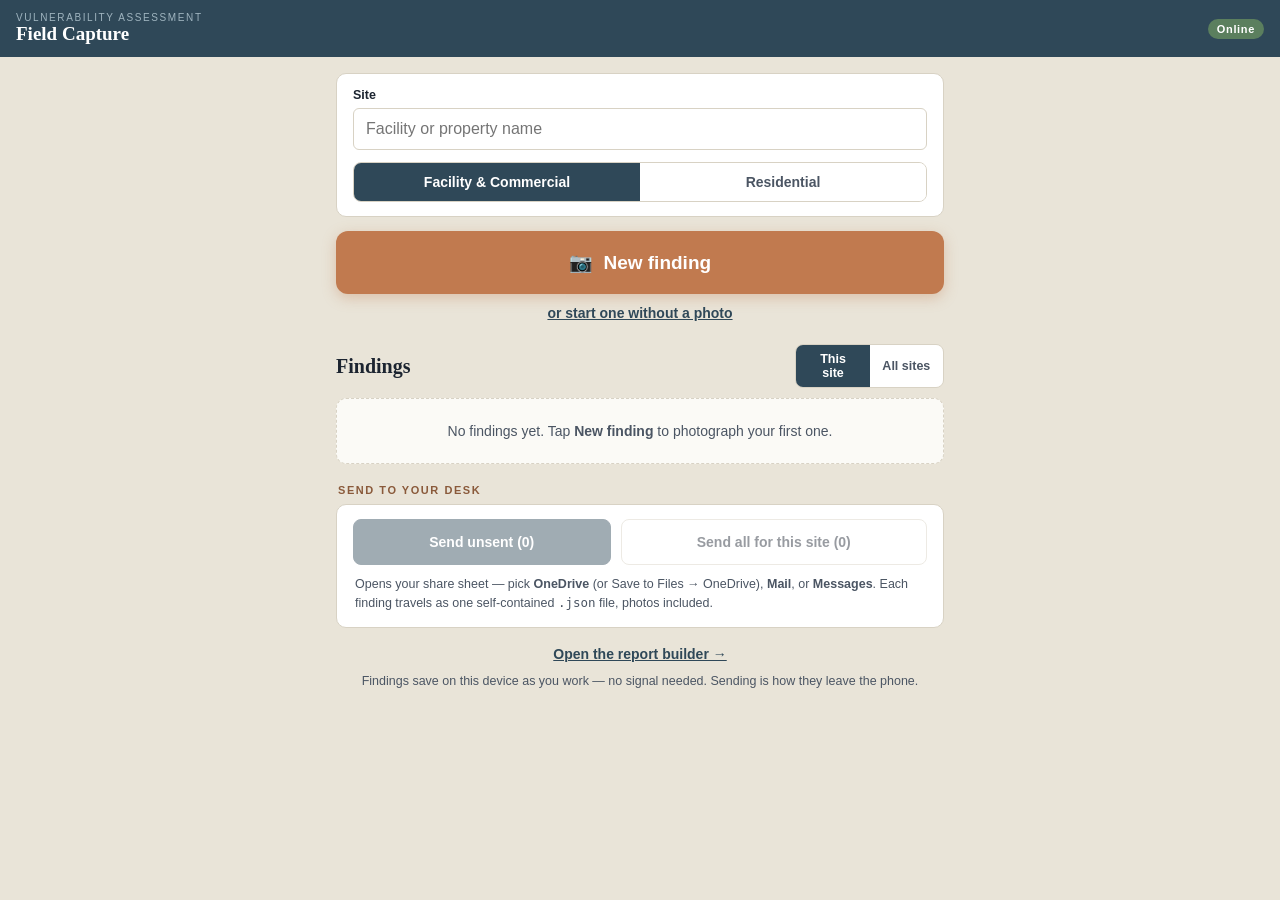
<file: capture/index.html>
<!DOCTYPE html>
<html lang="en">
<head>
<meta charset="UTF-8">
<meta name="viewport" content="width=device-width, initial-scale=1.0, viewport-fit=cover">
<title>VA Field Capture</title>

<link rel="manifest" href="manifest.json">
<meta name="theme-color" content="#2f4858">
<link rel="icon" type="image/png" sizes="192x192" href="icon-192.png">
<link rel="apple-touch-icon" href="apple-touch-icon.png">
<meta name="apple-mobile-web-app-capable" content="yes">
<meta name="apple-mobile-web-app-status-bar-style" content="black-translucent">
<meta name="apple-mobile-web-app-title" content="VA Capture">
<meta name="mobile-web-app-capable" content="yes">
<style>
  :root{
    --ink:#1c2430; --ink-soft:#4b5563; --paper:#faf8f4; --line:#e4ded2; --border:#d8d2c4;
    --folder:#2f4858; --folder-dark:#233a47; --copper:#c17a4f; --accent:#8a5a3b;
    --low:#5b7f5e; --medium:#b98a35; --high:#b95c38; --critical:#a13c3c;
    --serif:'Iowan Old Style','Palatino Linotype',Palatino,Georgia,serif;
    --sans:-apple-system,BlinkMacSystemFont,'Segoe UI',Roboto,Helvetica,Arial,sans-serif;
  }
  *{box-sizing:border-box;}
  html,body{margin:0;}
  body{font-family:var(--sans);color:var(--ink);background:#e9e4d8;-webkit-font-smoothing:antialiased;min-height:100vh;}
  button{font-family:var(--sans);}
  input,select,textarea{font-family:var(--sans);font-size:16px;}

  .bar{position:sticky;top:0;z-index:20;background:var(--folder);color:#fff;display:flex;align-items:center;gap:12px;
    padding:12px 16px;padding-top:calc(12px + env(safe-area-inset-top));}
  .bar h1{font-family:var(--serif);font-size:19px;font-weight:600;margin:0;flex:1;}
  .bar .eyebrow{font-size:10px;letter-spacing:.16em;text-transform:uppercase;color:#9fb4bf;}
  .net{font-size:11px;font-weight:700;letter-spacing:.06em;padding:4px 9px;border-radius:12px;background:#5b7f5e;color:#fff;white-space:nowrap;}
  .net.off{background:#b98a35;}
  .bar .back{background:none;border:none;color:#fff;font-size:16px;font-weight:600;padding:6px 4px;cursor:pointer;}
  .save-state{font-size:12px;color:#c7d2d8;white-space:nowrap;}

  main{max-width:640px;margin:0 auto;padding:16px 16px calc(40px + env(safe-area-inset-bottom));}
  .card{background:#fff;border:1px solid var(--border);border-radius:10px;padding:14px 16px;margin-bottom:14px;}
  label.f{display:block;font-size:12.5px;font-weight:700;margin:0 0 6px;}
  label.f .opt{font-weight:400;color:var(--ink-soft);font-size:11.5px;margin-left:4px;}
  input[type=text],select{width:100%;padding:11px 12px;border:1px solid var(--border);border-radius:6px;background:#fff;color:var(--ink);}
  .seg{display:flex;border:1px solid var(--border);border-radius:8px;overflow:hidden;margin-top:12px;}
  .seg button{flex:1;border:none;background:#fff;padding:11px 8px;font-size:14px;font-weight:600;color:var(--ink-soft);cursor:pointer;}
  .seg button.on{background:var(--folder);color:#fff;}
  .seg.small{margin:0;}
  .seg.small button{padding:7px 12px;font-size:12.5px;}

  .big{display:flex;align-items:center;justify-content:center;gap:10px;width:100%;border:none;border-radius:12px;background:var(--copper);color:#fff;
    font-size:19px;font-weight:700;padding:20px;cursor:pointer;box-shadow:0 4px 14px rgba(193,122,79,.35);}
  .big:active{transform:translateY(1px);}
  .linkbtn{display:block;margin:10px auto 22px;background:none;border:none;color:var(--folder);font-size:14px;font-weight:600;text-decoration:underline;cursor:pointer;}

  .list-head{display:flex;align-items:center;justify-content:space-between;margin:6px 0 10px;}
  .list-head h2{font-family:var(--serif);font-size:20px;margin:0;}
  .empty{text-align:center;color:var(--ink-soft);font-size:14px;padding:24px 10px;border:1.5px dashed var(--border);border-radius:10px;background:#fbfaf6;}
  .site-group{font-size:11px;letter-spacing:.12em;text-transform:uppercase;color:var(--accent);font-weight:700;margin:16px 2px 8px;}
  .fitem{display:flex;gap:12px;background:#fff;border:1px solid var(--border);border-radius:10px;padding:10px;margin-bottom:10px;cursor:pointer;align-items:stretch;}
  .fitem:active{background:#f6f3ec;}
  .fthumb{width:76px;height:76px;border-radius:6px;object-fit:cover;background:#e4ded2;flex-shrink:0;display:flex;align-items:center;justify-content:center;color:var(--ink-soft);font-size:24px;}
  .fbody{flex:1;min-width:0;display:flex;flex-direction:column;gap:4px;}
  .fsnip{font-size:14px;line-height:1.35;overflow:hidden;display:-webkit-box;-webkit-line-clamp:2;-webkit-box-orient:vertical;}
  .fsnip.none{color:var(--ink-soft);font-style:italic;}
  .fmeta{font-size:11.5px;color:var(--ink-soft);display:flex;gap:6px;flex-wrap:wrap;align-items:center;}
  .pill{display:inline-block;padding:2px 8px;border-radius:12px;font-size:10.5px;font-weight:700;color:#fff;letter-spacing:.02em;}
  .pill.cat{background:var(--folder);}
  .pill.unsorted{background:#b98a35;}
  .pill.Low{background:var(--low);} .pill.Medium{background:var(--medium);} .pill.High{background:var(--high);} .pill.Critical{background:var(--critical);}
  .pill.sent{background:#5b7f5e;} .pill.changed{background:#8a5a3b;} .pill.audio{background:#a13c3c;}

  .send-row{display:flex;gap:10px;flex-wrap:wrap;}
  .btn{flex:1 1 auto;display:inline-flex;align-items:center;justify-content:center;gap:6px;border:1px solid var(--border);background:#fff;color:var(--ink);
    border-radius:8px;padding:12px 14px;font-size:14px;font-weight:700;cursor:pointer;min-height:46px;}
  .btn.primary{background:var(--folder);border-color:var(--folder);color:#fff;}
  .btn.danger{color:var(--critical);}
  .btn:disabled{opacity:.45;}
  .note{font-size:12.5px;color:var(--ink-soft);line-height:1.5;margin:10px 2px 0;}
  .builder-link{display:block;text-align:center;margin:18px 0 6px;color:var(--folder);font-weight:700;font-size:14px;}

  /* finding screen */
  .strip{display:flex;gap:12px;overflow-x:auto;padding:2px 2px 8px;-webkit-overflow-scrolling:touch;scroll-snap-type:x mandatory;}
  .pcard{flex:0 0 78%;max-width:340px;background:#fff;border:1px solid var(--border);border-radius:10px;overflow:hidden;scroll-snap-align:start;}
  .pimg{position:relative;background:#14191f;aspect-ratio:4/3;display:flex;align-items:center;justify-content:center;cursor:pointer;}
  .pimg img{max-width:100%;max-height:100%;display:block;}
  .badge{position:absolute;top:8px;left:8px;font-size:10px;font-weight:800;letter-spacing:.1em;background:var(--copper);color:#fff;padding:3px 7px;border-radius:10px;}
  .badge.cap{left:auto;right:8px;background:rgba(28,36,48,.85);}
  .pactions{display:flex;gap:6px;padding:8px;flex-wrap:wrap;}
  .pactions button{flex:1 1 auto;border:1px solid var(--border);background:#fff;border-radius:6px;padding:9px 6px;font-size:13px;font-weight:600;cursor:pointer;color:var(--ink);min-height:40px;}
  .pactions button.main{flex-basis:100%;background:var(--folder);border-color:var(--folder);color:#fff;}
  .pactions button.del{color:var(--critical);flex:0 0 auto;}
  .add-row{display:flex;gap:10px;margin-top:4px;}
  .no-photos{flex:1;text-align:center;color:var(--ink-soft);font-size:14px;padding:26px 10px;border:1.5px dashed var(--border);border-radius:10px;background:#fbfaf6;}
  .chips{display:flex;gap:6px;flex-wrap:wrap;}
  .chips button{border:1px solid var(--border);background:#fff;border-radius:16px;padding:8px 12px;font-size:13px;font-weight:600;cursor:pointer;color:var(--ink-soft);}
  .chips button.on{color:#fff;border-color:transparent;background:#6b7280;}
  .chips button.on.Low{background:var(--low);} .chips button.on.Medium{background:var(--medium);}
  .chips button.on.High{background:var(--high);} .chips button.on.Critical{background:var(--critical);}
  .grid2{display:grid;grid-template-columns:1fr;gap:12px;}
  .section-title{font-size:11px;letter-spacing:.14em;text-transform:uppercase;color:var(--accent);font-weight:800;margin:20px 2px 8px;}
  .processing{position:fixed;inset:0;background:rgba(20,25,31,.55);z-index:500;display:flex;align-items:center;justify-content:center;color:#fff;font-weight:700;font-size:16px;}
  [hidden]{display:none !important;}
</style>
</head>
<body>

<!-- ================= HOME ================= -->
<div id="homeView">
  <header class="bar">
    <div style="flex:1">
      <div class="eyebrow">Vulnerability Assessment</div>
      <h1>Field Capture</h1>
    </div>
    <span class="net" id="netBadge">Online</span>
  </header>
  <main>
    <section class="card">
      <label class="f" for="siteInput">Site</label>
      <input type="text" id="siteInput" placeholder="Facility or property name" autocomplete="off">
      <div class="seg" id="trackSeg" role="group" aria-label="Assessment type">
        <button data-track="commercial">Facility &amp; Commercial</button>
        <button data-track="residential">Residential</button>
      </div>
    </section>

    <button class="big" id="newFindingBtn">📷&nbsp; New finding</button>
    <button class="linkbtn" id="newBlankBtn">or start one without a photo</button>

    <div class="list-head">
      <h2>Findings</h2>
      <div class="seg small" id="scopeSeg">
        <button data-scope="site">This site</button>
        <button data-scope="all">All sites</button>
      </div>
    </div>
    <div id="findingList"></div>

    <div class="section-title">Send to your desk</div>
    <section class="card">
      <div class="send-row">
        <button class="btn primary" id="sendUnsentBtn">Send unsent</button>
        <button class="btn" id="sendAllBtn">Send all for this site</button>
      </div>
      <p class="note">Opens your share sheet — pick <b>OneDrive</b> (or Save to Files → OneDrive), <b>Mail</b>, or <b>Messages</b>. Each finding travels as one self-contained <code>.json</code> file, photos included.</p>
    </section>

    <a class="builder-link" id="builderLink" href="../app/">Open the report builder →</a>
    <p class="note" style="text-align:center">Findings save on this device as you work — no signal needed. Sending is how they leave the phone.</p>
  </main>
</div>

<!-- ================= FINDING ================= -->
<div id="findingView" hidden>
  <header class="bar">
    <button class="back" id="backBtn">‹ Findings</button>
    <h1 style="text-align:center">Finding</h1>
    <span class="save-state" id="saveState"></span>
  </header>
  <main>
    <div class="section-title" style="margin-top:4px">Photos</div>
    <div class="strip" id="photoStrip"></div>
    <div class="add-row">
      <button class="btn" id="addCamBtn">📷 Add photo</button>
      <button class="btn" id="addLibBtn">🖼 From library</button>
    </div>

    <div class="section-title">Sort <span style="text-transform:none;letter-spacing:0;font-weight:400;color:var(--ink-soft)">— optional, can be done at the desk</span></div>
    <section class="card grid2">
      <div>
        <label class="f" for="catSelect">Category</label>
        <select id="catSelect"></select>
      </div>
      <div>
        <label class="f">Priority</label>
        <div class="chips" id="prioChips"></div>
      </div>
      <div>
        <label class="f" for="findingSite">Site</label>
        <input type="text" id="findingSite" autocomplete="off">
      </div>
    </section>

    <div class="section-title">Notes</div>
    <section class="card" id="fieldsCard"></section>
    <p class="note">Tip: your keyboard’s own mic key also dictates — on most current phones it works with no signal at all.</p>

    <div class="section-title">Send</div>
    <section class="card">
      <div class="send-row">
        <button class="btn primary" id="sendOneBtn">Send / save to OneDrive…</button>
      </div>
      <div class="send-row" style="margin-top:10px">
        <button class="btn" id="dlOneBtn">Download file</button>
        <button class="btn danger" id="delOneBtn">Delete finding</button>
      </div>
    </section>
  </main>
</div>

<input type="file" id="camInput" accept="image/*" capture="environment" hidden>
<input type="file" id="libInput" accept="image/*" multiple hidden>
<div class="processing" id="processing" hidden>Processing photo…</div>

<script src="../shared/finding-kit.js"></script>
<script>
(function(){
const $ = id => document.getElementById(id);
let settings = { key:'capture', site:'', track:'commercial', scope:'site' };
let findings = [];
let current = null;
let pendingPhotoMode = null;   // 'new' | 'add'

/* ---------------- boot ---------------- */
async function boot(){
  TT.injectStyles();
  try{
    const s = await TT.dbGet('settings','capture');
    if(s) settings = Object.assign(settings, s);
    findings = (await TT.dbGetAll('findings')).map(TT.normalizeFinding).filter(Boolean);
  }catch(e){
    TT.toast('This browser is blocking on-device storage — findings won’t persist. Send each one before closing.', 7000);
  }
  TT.requestPersistentStorage();
  $('siteInput').value = settings.site || '';
  renderTrack(); renderScope(); renderList();
  updateNet();
}
function saveSettings(){ TT.dbPut('settings', settings).catch(()=>{}); }

/* ---------------- network badge ---------------- */
function updateNet(){
  const on = navigator.onLine;
  $('netBadge').textContent = on ? 'Online' : 'Offline';
  $('netBadge').classList.toggle('off', !on);
}
window.addEventListener('online', updateNet);
window.addEventListener('offline', updateNet);

/* ---------------- home ---------------- */
$('siteInput').addEventListener('input', TT.debounce(()=>{ settings.site = $('siteInput').value.trim(); saveSettings(); renderList(); }, 400));
$('trackSeg').addEventListener('click', e=>{
  const b = e.target.closest('button'); if(!b) return;
  settings.track = b.dataset.track; saveSettings(); renderTrack();
});
$('scopeSeg').addEventListener('click', e=>{
  const b = e.target.closest('button'); if(!b) return;
  settings.scope = b.dataset.scope; saveSettings(); renderScope(); renderList();
});
function renderTrack(){
  document.querySelectorAll('#trackSeg button').forEach(b=>b.classList.toggle('on', b.dataset.track === settings.track));
  $('builderLink').href = TT.TRACKS[settings.track].builder;
}
function renderScope(){
  document.querySelectorAll('#scopeSeg button').forEach(b=>b.classList.toggle('on', b.dataset.scope === settings.scope));
}
function siteKey(s){ return (s||'').trim().toLowerCase(); }
function visibleFindings(){
  const list = findings.slice().sort((a,b)=>(b.createdAt||'').localeCompare(a.createdAt||''));
  if(settings.scope === 'site') return list.filter(f=>siteKey(f.site) === siteKey(settings.site));
  return list;
}
function isUnsent(f){ return !f.exportedAt || (f.updatedAt > f.exportedAt); }

async function renderList(){
  const list = visibleFindings();
  const el = $('findingList');
  if(!list.length){
    el.innerHTML = `<div class="empty">${findings.length && settings.scope==='site' ? 'No findings for this site yet. Switch to “All sites” to see the others.' : 'No findings yet. Tap <b>New finding</b> to photograph your first one.'}</div>`;
  } else {
    let html = '', lastSite = null;
    list.forEach(f=>{
      if(settings.scope === 'all' && siteKey(f.site) !== lastSite){
        lastSite = siteKey(f.site);
        html += `<div class="site-group">${TT.esc(f.site || 'No site name')}</div>`;
      }
      const snip = f.fields.vulnerability.text.trim();
      const pend = TT.pendingAudioCount(f);
      const sent = f.exportedAt ? (f.updatedAt > f.exportedAt ? '<span class="pill changed">Changed since sent</span>' : '<span class="pill sent">Sent ✓</span>') : '';
      html += `<div class="fitem" data-id="${f.id}">
        ${f.photos.length ? `<img class="fthumb" data-thumb="${f.id}" alt="">` : `<div class="fthumb">📝</div>`}
        <div class="fbody">
          <div class="fmeta">${f.category ? `<span class="pill cat">${TT.esc(f.category)}</span>` : '<span class="pill unsorted">Unsorted</span>'}
            ${f.priority && f.priority!=='Unrated' ? `<span class="pill ${f.priority}">${f.priority}</span>` : ''}</div>
          <div class="fsnip ${snip?'':'none'}">${snip ? TT.esc(snip) : 'No vulnerability text yet'}</div>
          <div class="fmeta">${f.photos.length} photo${f.photos.length===1?'':'s'} · ${TT.esc(TT.fmtTime(f.createdAt))}
            ${pend ? `<span class="pill audio">${pend} memo${pend===1?'':'s'} to transcribe</span>` : ''}
            ${f.fields.followUp.text.trim() ? '<span title="Has follow-up notes">✎ follow-up</span>' : ''} ${sent}</div>
        </div></div>`;
    });
    el.innerHTML = html;
    list.forEach(async f=>{
      if(!f.photos.length) return;
      const img = el.querySelector(`[data-thumb="${f.id}"]`);
      try{ img.src = await TT.renderThumb(f.photos[0], 200); }catch(e){}
    });
  }
  const siteList = findings.filter(f=>siteKey(f.site) === siteKey(settings.site));
  const unsent = visibleFindings().filter(isUnsent);
  $('sendUnsentBtn').textContent = `Send unsent (${unsent.length})`;
  $('sendUnsentBtn').disabled = !unsent.length;
  $('sendAllBtn').textContent = `Send all for this site (${siteList.length})`;
  $('sendAllBtn').disabled = !siteList.length;
}
$('findingList').addEventListener('click', e=>{
  const item = e.target.closest('.fitem'); if(!item) return;
  const f = findings.find(x=>x.id === item.dataset.id);
  if(f) openFinding(f);
});

/* ---------------- new finding ---------------- */
$('newFindingBtn').addEventListener('click', ()=>{ pendingPhotoMode = 'new'; $('camInput').value = ''; $('camInput').click(); });
$('newBlankBtn').addEventListener('click', async ()=>{
  const f = createFinding(); await persist(f, true); openFinding(f);
});
function createFinding(){
  const f = TT.newFinding({ track: settings.track, site: settings.site });
  findings.push(f);
  return f;
}
async function handlePhotoFiles(files){
  files = Array.from(files || []).filter(f=>f.type.startsWith('image/') || /\.(jpe?g|png|heic|heif|webp)$/i.test(f.name));
  if(!files.length) return;
  $('processing').hidden = false;
  try{
    const photos = [];
    for(const file of files){
      try{ photos.push(await TT.fileToPhoto(file)); }
      catch(e){ TT.toast('One photo couldn’t be read in this browser (format not supported).'); }
    }
    if(!photos.length) return;
    if(pendingPhotoMode === 'new' || !current){
      const f = createFinding();
      f.photos.push(...photos);
      await persist(f, true);
      openFinding(f);
    } else {
      current.photos.push(...photos);
      await persist(current, true);
      renderPhotos();
    }
  } finally {
    $('processing').hidden = true;
    pendingPhotoMode = null;
  }
}
$('camInput').addEventListener('change', e=>handlePhotoFiles(e.target.files));
$('libInput').addEventListener('change', e=>handlePhotoFiles(e.target.files));

/* ---------------- persistence ---------------- */
async function persist(f, touch){
  if(touch) f.updatedAt = new Date().toISOString();
  try{
    await TT.dbPut('findings', f);
    if(f === current) $('saveState').textContent = 'Saved ✓';
  }catch(e){
    if(f === current) $('saveState').textContent = 'Not saved!';
    TT.toast('Couldn’t save on this device — send this finding before closing.', 6000);
  }
}
const persistCurrentSoon = TT.debounce(()=>{ if(current) persist(current, false); }, 600);
function changed(){ if(current){ current.updatedAt = new Date().toISOString(); $('saveState').textContent = 'Saving…'; persistCurrentSoon(); } }

/* ---------------- finding screen ---------------- */
function openFinding(f){
  current = f;
  $('homeView').hidden = true; $('findingView').hidden = false;
  $('saveState').textContent = '';
  window.scrollTo(0,0);
  if(history.state == null || history.state.finding !== f.id) history.pushState({ finding:f.id }, '');
  renderPhotos(); renderSort(); renderFields();
}
function closeFinding(){
  TT.stopVoice();
  if(current){ persist(current, false); }
  current = null;
  $('findingView').hidden = true; $('homeView').hidden = false;
  renderList();
}
$('backBtn').addEventListener('click', ()=>{ if(history.state && history.state.finding) history.back(); else closeFinding(); });
window.addEventListener('popstate', ()=>{ if(current && !document.querySelector('.tt-ed')) closeFinding(); });

async function renderPhotos(){
  const f = current;
  const strip = $('photoStrip');
  if(!f.photos.length){
    strip.innerHTML = `<div class="no-photos">No photos yet — add one below.</div>`;
    return;
  }
  strip.innerHTML = f.photos.map((p,i)=>`
    <div class="pcard" data-i="${i}">
      <div class="pimg" data-act="edit"><img data-pthumb="${i}" alt="Photo ${i+1}">
        ${i===0 ? '<span class="badge">LEAD</span>' : ''}
        ${p.caption.enabled && p.caption.text.trim() ? '<span class="badge cap">CAPTION</span>' : ''}</div>
      <div class="pactions">
        <button class="main" data-act="edit">Crop &amp; mark up</button>
        <button data-act="caption">${p.caption.enabled ? 'Size & caption' : 'Size · + caption'}</button>
        <button data-act="left" ${i===0?'disabled':''} aria-label="Move left">◀</button>
        ${i>0 ? '<button data-act="lead">★ Lead</button>' : ''}
        <button data-act="right" ${i===f.photos.length-1?'disabled':''} aria-label="Move right">▶</button>
        <button class="del" data-act="del" aria-label="Remove photo">🗑</button>
      </div>
    </div>`).join('');
  f.photos.forEach(async (p,i)=>{
    const img = strip.querySelector(`[data-pthumb="${i}"]`);
    try{ img.src = await TT.renderThumb(p, 640); }catch(e){}
  });
}
$('photoStrip').addEventListener('click', e=>{
  const b = e.target.closest('[data-act]'); if(!b) return;
  const card = b.closest('.pcard'); const i = +card.dataset.i;
  const ph = current.photos;
  const act = b.dataset.act;
  if(act === 'edit' || act === 'caption'){
    TT.openPhotoEditor(ph[i], {
      startTool: act === 'caption' ? 'layout' : 'move',
      sampleText: current.fields.vulnerability.text,
      onSave(updated){ current.photos[i] = updated; changed(); renderPhotos(); }
    });
    return;
  }
  if(act === 'left' && i>0){ [ph[i-1], ph[i]] = [ph[i], ph[i-1]]; }
  if(act === 'right' && i<ph.length-1){ [ph[i+1], ph[i]] = [ph[i], ph[i+1]]; }
  if(act === 'lead' && i>0){ ph.unshift(ph.splice(i,1)[0]); }
  if(act === 'del'){ if(!confirm('Remove this photo from the finding?')) return; ph.splice(i,1); }
  changed(); renderPhotos();
});
$('addCamBtn').addEventListener('click', ()=>{ pendingPhotoMode = 'add'; $('camInput').value = ''; $('camInput').click(); });
$('addLibBtn').addEventListener('click', ()=>{ pendingPhotoMode = 'add'; $('libInput').value = ''; $('libInput').click(); });

function renderSort(){
  const f = current;
  const cats = TT.TRACKS[f.track] ? TT.TRACKS[f.track].categories.slice() : [];
  if(f.category && !cats.includes(f.category)) cats.unshift(f.category);
  $('catSelect').innerHTML = `<option value="">Unsorted — sort later</option>` + cats.map(c=>`<option ${c===f.category?'selected':''}>${TT.esc(c)}</option>`).join('');
  $('prioChips').innerHTML = TT.PRIORITIES.map(p=>`<button data-p="${p}" class="${p} ${f.priority===p?'on':''}">${p}</button>`).join('');
  $('findingSite').value = f.site || '';
}
$('catSelect').addEventListener('change', ()=>{ current.category = $('catSelect').value; changed(); });
$('prioChips').addEventListener('click', e=>{
  const b = e.target.closest('button'); if(!b) return;
  current.priority = b.dataset.p; changed(); renderSort();
});
$('findingSite').addEventListener('input', ()=>{ current.site = $('findingSite').value.trim(); changed(); });

function renderFields(){
  const card = $('fieldsCard');
  card.innerHTML = '';
  TT.FIELDS.forEach(d=>{
    const el = document.createElement('div');
    card.appendChild(el);
    TT.mountVoiceField(el, {
      label: d.label, hint: d.hint, internal: !!d.internal,
      get: ()=>current.fields[d.key],
      onChange: changed
    });
  });
}

/* ---------------- send / delete ---------------- */
async function send(list, forceDownload){
  if(!list.length) return;
  TT.stopVoice();
  const result = await TT.shareFindings(list, { forceDownload });
  if(result === 'cancelled') return;
  const now = new Date().toISOString();
  for(const f of list){ f.exportedAt = now; if(f.updatedAt > now) f.updatedAt = now; await persist(f, false); }
  TT.toast(result === 'shared' ? `Sent ${list.length} finding${list.length===1?'':'s'}` : `Downloaded ${list.length} file${list.length===1?'':'s'}`);
  renderList();
}
$('sendOneBtn').addEventListener('click', async ()=>{ await persist(current, false); send([current]); });
$('dlOneBtn').addEventListener('click', async ()=>{ await persist(current, false); send([current], true); });
$('sendUnsentBtn').addEventListener('click', ()=>send(visibleFindings().filter(isUnsent)));
$('sendAllBtn').addEventListener('click', ()=>send(findings.filter(f=>siteKey(f.site) === siteKey(settings.site))));
$('delOneBtn').addEventListener('click', async ()=>{
  const f = current;
  const warn = f.exportedAt ? 'Delete this finding from the phone?' : 'This finding hasn’t been sent yet. Delete it anyway?';
  if(!confirm(warn)) return;
  findings = findings.filter(x=>x.id !== f.id);
  try{ await TT.dbDelete('findings', f.id); }catch(e){}
  current = null;
  closeFinding();
  if(history.state && history.state.finding) history.back();
});

/* save immediately if the app is backgrounded mid-edit */
document.addEventListener('visibilitychange', ()=>{ if(document.visibilityState === 'hidden' && current){ TT.stopVoice(); persist(current, false); } });

boot();

if('serviceWorker' in navigator && (location.protocol === 'https:' || location.hostname === 'localhost')){
  window.addEventListener('load', ()=>{ navigator.serviceWorker.register('sw.js').catch(err=>console.warn('SW registration failed', err)); });
}
})();
</script>
</body>
</html>
</file>
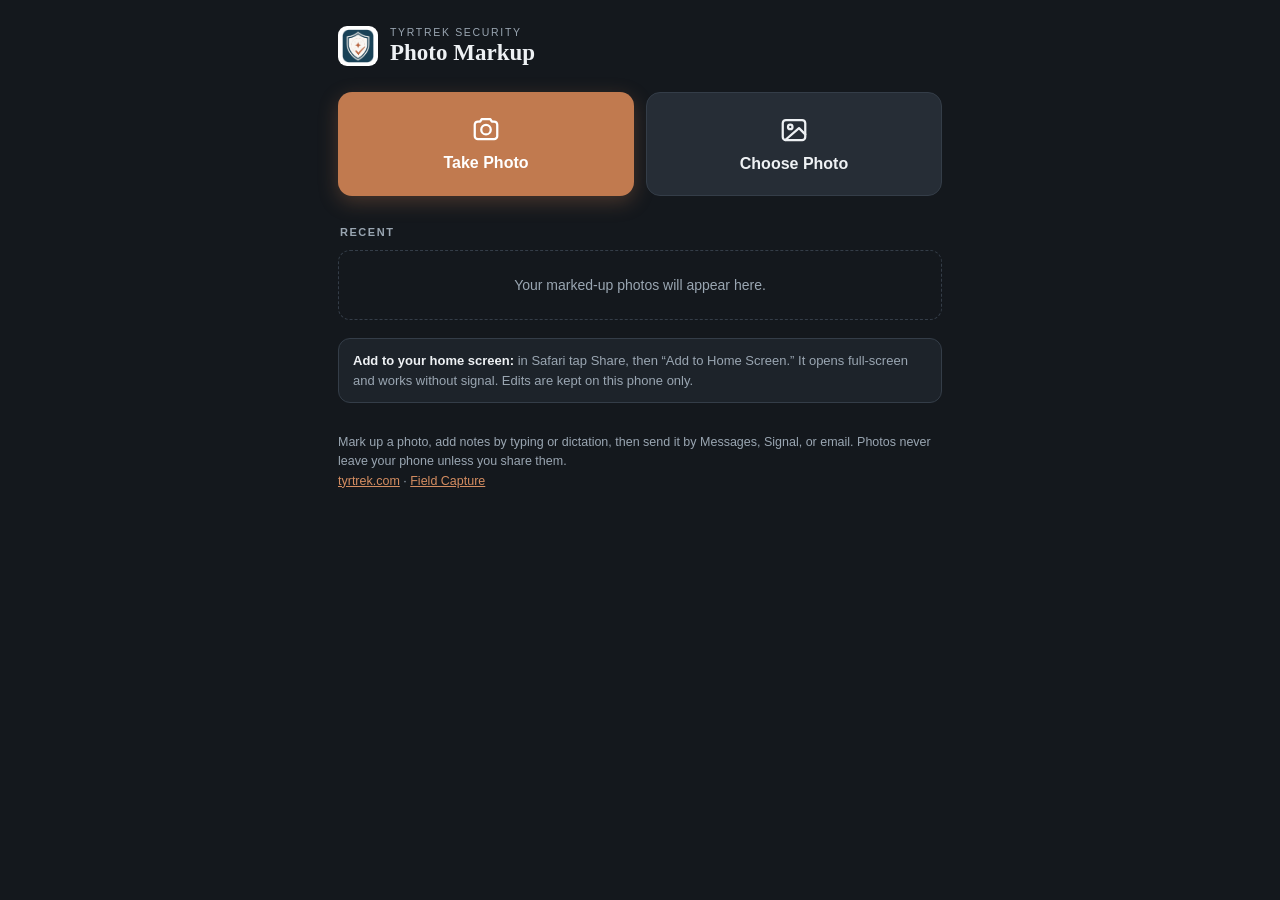
<file: markup/index.html>
<!DOCTYPE html>
<html lang="en">
<head>
<meta charset="UTF-8">
<meta name="viewport" content="width=device-width, initial-scale=1.0, viewport-fit=cover, user-scalable=no">
<title>Tyrtrek Photo Markup</title>
<link rel="manifest" href="manifest.json">
<meta name="theme-color" content="#14181d">
<link rel="icon" type="image/png" sizes="192x192" href="icon-192.png">
<link rel="apple-touch-icon" href="apple-touch-icon.png">
<meta name="apple-mobile-web-app-capable" content="yes">
<meta name="apple-mobile-web-app-status-bar-style" content="black-translucent">
<meta name="apple-mobile-web-app-title" content="Markup">
<meta name="mobile-web-app-capable" content="yes">
<style>
:root{
  --bg:#14181d; --panel:#1d232a; --panel-2:#262d36; --line:#343d48; --text:#eef1f4; --muted:#9aa6b2;
  --folder:#2f4858; --copper:#c17a4f; --copper-2:#d48d61; --paper:#faf8f4; --ink:#1c2430;
  --serif:'Iowan Old Style','Palatino Linotype',Palatino,Georgia,serif;
  --sans:-apple-system,BlinkMacSystemFont,'Segoe UI',Roboto,Helvetica,Arial,sans-serif;
  --safe-t:env(safe-area-inset-top); --safe-b:env(safe-area-inset-bottom);
}
*{box-sizing:border-box;-webkit-tap-highlight-color:transparent;}
html,body{margin:0;height:100%;background:var(--bg);color:var(--text);font-family:var(--sans);-webkit-font-smoothing:antialiased;overscroll-behavior:none;}
button{font-family:var(--sans);color:inherit;}
input,textarea,select{font-family:var(--sans);font-size:16px;}
.hidden{display:none !important;}

/* ---------- HOME ---------- */
#home{min-height:100%;padding:calc(20px + var(--safe-t)) 18px calc(28px + var(--safe-b));max-width:640px;margin:0 auto;}
.brand{display:flex;align-items:center;gap:12px;margin:6px 0 26px;}
.brand img{width:40px;height:40px;border-radius:9px;background:#fff;object-fit:contain;padding:3px;}
.brand .eyebrow{font-size:10.5px;letter-spacing:.16em;text-transform:uppercase;color:var(--muted);}
.brand h1{font-family:var(--serif);font-weight:600;font-size:23px;margin:2px 0 0;}
.cta{display:grid;grid-template-columns:1fr 1fr;gap:12px;}
.cta button{border:none;border-radius:14px;padding:22px 12px;font-size:16px;font-weight:700;display:flex;flex-direction:column;align-items:center;gap:10px;cursor:pointer;}
.cta .primary{background:var(--copper);color:#fff;box-shadow:0 6px 20px rgba(193,122,79,.3);}
.cta .secondary{background:var(--panel-2);border:1px solid var(--line);}
.cta svg{width:30px;height:30px;}
.sec-title{font-size:11px;letter-spacing:.14em;text-transform:uppercase;color:var(--muted);font-weight:700;margin:30px 2px 12px;display:flex;justify-content:space-between;align-items:center;}
.recent{display:grid;grid-template-columns:repeat(auto-fill,minmax(100px,1fr));gap:10px;}
.rcard{position:relative;border-radius:10px;overflow:hidden;background:var(--panel);border:1px solid var(--line);cursor:pointer;}
.rcard img{display:block;width:100%;aspect-ratio:1;object-fit:cover;}
.rcard .rmeta{font-size:11px;padding:6px 8px;color:var(--muted);white-space:nowrap;overflow:hidden;text-overflow:ellipsis;}
.rcard .rdel{position:absolute;top:5px;right:5px;width:26px;height:26px;border-radius:13px;border:none;background:rgba(0,0,0,.6);color:#fff;font-size:15px;line-height:1;cursor:pointer;}
.empty{color:var(--muted);font-size:14px;text-align:center;padding:26px 10px;border:1.5px dashed var(--line);border-radius:12px;}
.foot{margin-top:30px;font-size:12.5px;color:var(--muted);line-height:1.55;}
.foot a{color:var(--copper-2);}
.install{margin-top:18px;background:var(--panel);border:1px solid var(--line);border-radius:12px;padding:12px 14px;font-size:13px;color:var(--muted);line-height:1.5;}
.install b{color:var(--text);}

/* ---------- EDITOR ---------- */
#editor{position:fixed;inset:0;display:flex;flex-direction:column;background:#0b0d10;}
.topbar{display:flex;align-items:center;gap:6px;padding:calc(8px + var(--safe-t)) 10px 8px;background:var(--bg);border-bottom:1px solid #222a33;}
.tb-btn{background:none;border:none;font-size:15px;font-weight:600;padding:8px 10px;border-radius:8px;cursor:pointer;display:inline-flex;align-items:center;gap:6px;}
.tb-btn:disabled{opacity:.35;}
.tb-btn svg{width:22px;height:22px;}
.tb-spacer{flex:1;}
.tb-done{background:var(--copper);color:#fff;padding:9px 16px;border-radius:9px;font-weight:700;}
#stage{flex:1;position:relative;overflow:hidden;touch-action:none;}
#cv{position:absolute;left:0;top:0;touch-action:none;}
.opts{background:var(--bg);border-top:1px solid #222a33;padding:9px 10px 4px;display:flex;align-items:center;gap:10px;overflow-x:auto;min-height:52px;scrollbar-width:none;}
.opts::-webkit-scrollbar{display:none;}
.swatch{width:28px;height:28px;border-radius:50%;border:2px solid rgba(255,255,255,.18);flex-shrink:0;cursor:pointer;padding:0;}
.swatch.on{outline:2.5px solid #fff;outline-offset:2px;}
.seg{display:flex;background:var(--panel-2);border-radius:8px;padding:2px;flex-shrink:0;}
.seg button{border:none;background:none;padding:6px 10px;font-size:12.5px;font-weight:700;border-radius:6px;color:var(--muted);cursor:pointer;}
.seg button.on{background:#3b4652;color:#fff;}
.optbtn{flex-shrink:0;border:1px solid var(--line);background:var(--panel-2);border-radius:8px;padding:7px 11px;font-size:12.5px;font-weight:700;cursor:pointer;}
.optbtn.danger{color:#ff8a80;}
.optlabel{font-size:11px;color:var(--muted);flex-shrink:0;text-transform:uppercase;letter-spacing:.08em;font-weight:700;}
.vsep{width:1px;height:24px;background:var(--line);flex-shrink:0;}
.hint{font-size:12.5px;color:var(--muted);flex-shrink:0;}
.tools{display:flex;gap:2px;overflow-x:auto;padding:4px 6px calc(6px + var(--safe-b));background:var(--bg);scrollbar-width:none;}
.tools::-webkit-scrollbar{display:none;}
.tool{flex:0 0 auto;min-width:58px;border:none;background:none;display:flex;flex-direction:column;align-items:center;gap:3px;padding:7px 6px;border-radius:10px;font-size:10.5px;font-weight:600;color:var(--muted);cursor:pointer;}
.tool svg{width:24px;height:24px;}
.tool.on{background:var(--panel-2);color:#fff;}
.tool.on svg{color:var(--copper-2);}

/* ---------- SHEETS ---------- */
.scrim{position:fixed;inset:0;background:rgba(0,0,0,.55);z-index:50;display:flex;align-items:flex-end;justify-content:center;}
.sheet{background:var(--panel);width:100%;max-width:640px;border-radius:18px 18px 0 0;padding:10px 18px calc(18px + var(--safe-b));max-height:92vh;overflow-y:auto;box-shadow:0 -10px 40px rgba(0,0,0,.5);}
.grab{width:40px;height:5px;border-radius:3px;background:#46505c;margin:2px auto 12px;}
.sheet h2{font-family:var(--serif);font-weight:600;font-size:21px;margin:0 0 14px;}
.sheet label.f{display:block;font-size:12px;font-weight:700;color:var(--muted);text-transform:uppercase;letter-spacing:.08em;margin:14px 0 6px;}
.sheet input[type=text],.sheet textarea,.sheet select{width:100%;border:1px solid var(--line);background:var(--bg);color:var(--text);border-radius:10px;padding:12px;}
.sheet textarea{min-height:120px;resize:vertical;line-height:1.45;}
.dict{display:flex;align-items:center;gap:8px;margin-top:8px;font-size:12.5px;color:var(--muted);line-height:1.4;}
.mic{flex-shrink:0;border:1px solid var(--line);background:var(--panel-2);border-radius:20px;padding:7px 12px;font-weight:700;font-size:13px;cursor:pointer;display:inline-flex;gap:6px;align-items:center;}
.mic.live{background:#a13c3c;border-color:#a13c3c;color:#fff;}
.choice{display:grid;grid-template-columns:repeat(3,1fr);gap:8px;}
.choice button{border:1.5px solid var(--line);background:var(--bg);border-radius:10px;padding:12px 6px;font-size:13px;font-weight:700;cursor:pointer;line-height:1.25;}
.choice button small{display:block;font-weight:500;color:var(--muted);font-size:11px;margin-top:3px;}
.choice button.on{border-color:var(--copper);background:rgba(193,122,79,.14);}
.preview{margin-top:16px;border-radius:10px;overflow:hidden;background:#000;border:1px solid var(--line);}
.preview img{display:block;width:100%;}
.pmeta{font-size:12px;color:var(--muted);margin-top:6px;text-align:right;}
.actions{display:grid;grid-template-columns:1fr;gap:10px;margin-top:16px;}
.big{border:none;border-radius:12px;padding:16px;font-size:17px;font-weight:700;background:var(--copper);color:#fff;cursor:pointer;display:flex;align-items:center;justify-content:center;gap:10px;}
.big svg{width:22px;height:22px;}
.row2{display:grid;grid-template-columns:1fr 1fr;gap:10px;}
.ghost{border:1px solid var(--line);background:var(--panel-2);border-radius:12px;padding:13px;font-size:14px;font-weight:700;cursor:pointer;}
.note{font-size:12px;color:var(--muted);line-height:1.5;margin-top:12px;}
details.more{margin-top:14px;border-top:1px solid var(--line);padding-top:10px;}
details.more summary{font-size:13px;font-weight:700;color:var(--muted);cursor:pointer;padding:4px 0;}

#toast{position:fixed;left:50%;bottom:calc(110px + var(--safe-b));transform:translate(-50%,16px);background:#eef1f4;color:#14181d;padding:10px 16px;border-radius:9px;font-size:14px;font-weight:600;opacity:0;pointer-events:none;transition:.2s;z-index:100;max-width:90vw;text-align:center;box-shadow:0 6px 24px rgba(0,0,0,.4);}
#toast.show{opacity:1;transform:translate(-50%,0);}
</style>
</head>
<body>

<!-- ================= HOME ================= -->
<section id="home">
  <div class="brand">
    <img src="../assets/logo-icon.png" alt="">
    <div><div class="eyebrow">Tyrtrek Security</div><h1>Photo Markup</h1></div>
  </div>

  <div class="cta">
    <button class="primary" id="btnCamera">
      <svg viewBox="0 0 24 24" fill="none" stroke="currentColor" stroke-width="1.8" stroke-linecap="round" stroke-linejoin="round"><path d="M3 8.5A2.5 2.5 0 0 1 5.5 6h1.8l1.4-2h6.6l1.4 2h1.8A2.5 2.5 0 0 1 21 8.5v9a2.5 2.5 0 0 1-2.5 2.5h-13A2.5 2.5 0 0 1 3 17.5z"/><circle cx="12" cy="12.5" r="3.8"/></svg>
      Take Photo</button>
    <button class="secondary" id="btnLibrary">
      <svg viewBox="0 0 24 24" fill="none" stroke="currentColor" stroke-width="1.8" stroke-linecap="round" stroke-linejoin="round"><rect x="3" y="4" width="18" height="16" rx="2.5"/><circle cx="9" cy="9.5" r="1.8"/><path d="m21 15.5-5-5L5 20"/></svg>
      Choose Photo</button>
  </div>
  <input type="file" id="fileCamera" accept="image/*" capture="environment" class="hidden">
  <input type="file" id="fileLibrary" accept="image/*" class="hidden">

  <div class="sec-title"><span>Recent</span></div>
  <div id="recent"></div>

  <div class="install" id="installTip">
    <b>Add to your home screen:</b> in Safari tap Share, then “Add to Home Screen.” It opens full-screen and works without signal. Edits are kept on this phone only.
  </div>

  <p class="foot">Mark up a photo, add notes by typing or dictation, then send it by Messages, Signal, or email. Photos never leave your phone unless you share them.
  <br><a href="../">tyrtrek.com</a> · <a href="../capture/">Field Capture</a></p>
</section>

<!-- ================= EDITOR ================= -->
<section id="editor" class="hidden">
  <div class="topbar">
    <button class="tb-btn" id="btnBack" aria-label="Back">
      <svg viewBox="0 0 24 24" fill="none" stroke="currentColor" stroke-width="2" stroke-linecap="round" stroke-linejoin="round"><path d="M15 5l-7 7 7 7"/></svg></button>
    <button class="tb-btn" id="btnUndo" aria-label="Undo">
      <svg viewBox="0 0 24 24" fill="none" stroke="currentColor" stroke-width="2" stroke-linecap="round" stroke-linejoin="round"><path d="M9 14 4 9l5-5"/><path d="M4 9h10.5a5.5 5.5 0 0 1 0 11H11"/></svg></button>
    <button class="tb-btn" id="btnRedo" aria-label="Redo">
      <svg viewBox="0 0 24 24" fill="none" stroke="currentColor" stroke-width="2" stroke-linecap="round" stroke-linejoin="round"><path d="m15 14 5-5-5-5"/><path d="M20 9H9.5a5.5 5.5 0 0 0 0 11H13"/></svg></button>
    <div class="tb-spacer"></div>
    <button class="tb-btn" id="btnNotes" aria-label="Notes">
      <svg viewBox="0 0 24 24" fill="none" stroke="currentColor" stroke-width="2" stroke-linecap="round" stroke-linejoin="round"><path d="M5 4h10l4 4v12H5z"/><path d="M9 12h6M9 16h4"/></svg> Notes</button>
    <button class="tb-btn tb-done" id="btnDone">Share</button>
  </div>
  <div id="stage"><canvas id="cv"></canvas></div>
  <div class="opts" id="opts"></div>
  <div class="tools" id="tools"></div>
</section>

<!-- ================= NOTES SHEET ================= -->
<div class="scrim hidden" id="notesSheet">
  <div class="sheet">
    <div class="grab"></div>
    <h2>Notes</h2>
    <label class="f" for="inTitle">Title <span style="text-transform:none;letter-spacing:0;font-weight:500">(optional)</span></label>
    <input type="text" id="inTitle" placeholder="e.g. North loading dock door" autocomplete="off">
    <label class="f" for="inNotes">Notes</label>
    <textarea id="inNotes" placeholder="Type, or tap the microphone on your keyboard to dictate."></textarea>
    <div class="dict" id="dictRow">
      <button class="mic hidden" id="btnMic" type="button">
        <svg width="16" height="16" viewBox="0 0 24 24" fill="none" stroke="currentColor" stroke-width="2" stroke-linecap="round"><rect x="9" y="3" width="6" height="11" rx="3"/><path d="M5 11a7 7 0 0 0 14 0M12 18v3"/></svg>
        <span>Dictate</span></button>
      <span id="dictHint">To dictate, tap the microphone key on your iPhone keyboard. It works offline on recent iPhones.</span>
    </div>
    <label class="f" for="inLocation">Location / site <span style="text-transform:none;letter-spacing:0;font-weight:500">(optional)</span></label>
    <input type="text" id="inLocation" placeholder="e.g. Building C, east entrance" autocomplete="off">
    <div class="actions"><button class="big" id="btnNotesDone">Done</button></div>
  </div>
</div>

<!-- ================= TEXT LABEL SHEET ================= -->
<div class="scrim hidden" id="labelSheet">
  <div class="sheet">
    <div class="grab"></div>
    <h2 id="labelSheetTitle">Label text</h2>
    <input type="text" id="inLabel" maxlength="60" placeholder="e.g. Unlocked gate" autocomplete="off">
    <div class="row2" style="margin-top:14px">
      <button class="ghost" id="btnLabelCancel">Cancel</button>
      <button class="big" id="btnLabelOk" style="padding:13px">Place label</button>
    </div>
  </div>
</div>

<!-- ================= SHARE SHEET ================= -->
<div class="scrim hidden" id="shareSheet">
  <div class="sheet">
    <div class="grab"></div>
    <h2>Share</h2>

    <label class="f">Include the notes</label>
    <div class="choice" id="noteMode">
      <button data-v="caption">On the image<small>caption strip</small></button>
      <button data-v="file">Text file<small>sent alongside</small></button>
      <button data-v="both">Both<small>image + file</small></button>
    </div>

    <label class="f">Size</label>
    <div class="choice" id="sizeMode">
      <button data-v="1600">Message<small>Texts, Signal</small></button>
      <button data-v="2400">Email<small>sharper detail</small></button>
      <button data-v="full">Full<small>original size</small></button>
    </div>

    <div class="preview"><img id="prevImg" alt="Preview of the image to be shared"></div>
    <div class="pmeta" id="prevMeta"></div>

    <div class="actions">
      <button class="big" id="btnShare">
        <svg viewBox="0 0 24 24" fill="none" stroke="currentColor" stroke-width="2" stroke-linecap="round" stroke-linejoin="round"><path d="M12 3v12M7 8l5-5 5 5"/><path d="M5 13v6a2 2 0 0 0 2 2h10a2 2 0 0 0 2-2v-6"/></svg>
        Share…</button>
      <div class="row2">
        <button class="ghost" id="btnSave">Save to device</button>
        <button class="ghost" id="btnCopy">Copy notes</button>
      </div>
    </div>
    <p class="note">Share opens your phone’s share sheet: pick Messages, Signal, Mail, or “Save Image.” If the text file option is on, both files go together.</p>

    <details class="more">
      <summary>Send to a Tyrtrek assessment</summary>
      <p class="note" style="margin-top:6px">Adds this marked-up photo to the Field Capture library on this phone as a new finding, with your notes as the vulnerability description. The report builders can pull it in from there.</p>
      <div class="row2" style="margin-top:8px">
        <button class="ghost" id="btnToCaptureFac">Facility finding</button>
        <button class="ghost" id="btnToCaptureRes">Residential finding</button>
      </div>
      <label class="f" for="inBrand">Caption footer text</label>
      <input type="text" id="inBrand" placeholder="e.g. Tyrtrek Security · rt@tyrtrek.com" autocomplete="off">
      <p class="note" style="margin-top:6px">Printed at the bottom of the caption strip. Saved on this phone for next time.</p>
    </details>
  </div>
</div>

<div id="toast"></div>

<script src="../shared/finding-kit.js" defer></script>
<script>
'use strict';
/* =====================================================================
   Tyrtrek Photo Markup
   All marks are stored as editable objects in IMAGE pixel coordinates.
   draw() renders them at any scale, so the editor view and the exported
   file come from the same code.
   ===================================================================== */
const $ = id => document.getElementById(id);
const clamp = (v,a,b) => Math.max(a, Math.min(b, v));
const uid = () => (crypto.randomUUID ? crypto.randomUUID() : String(Date.now()) + Math.random().toString(16).slice(2));
const esc = s => String(s==null?'':s).replace(/&/g,'&amp;').replace(/</g,'&lt;').replace(/>/g,'&gt;').replace(/"/g,'&quot;');
function toast(msg){ const t = $('toast'); t.textContent = msg; t.classList.add('show'); clearTimeout(t._t); t._t = setTimeout(()=>t.classList.remove('show'), 2600); }

const MAX_EDGE = 2600;
const COLORS = ['#e53935','#ffb300','#2e9e4f','#1e63d6','#ffffff','#111111'];
const LIGHT = new Set(['#ffb300','#ffffff']);
const SIZES = { S:0.7, M:1, L:1.45 };

/* ---------------- STORAGE (IndexedDB, own database) ---------------- */
let dbp = null;
function db(){
  if(dbp) return dbp;
  dbp = new Promise((res, rej)=>{
    const r = indexedDB.open('tyrtrek-markup', 1);
    r.onupgradeneeded = () => r.result.createObjectStore('items', { keyPath:'id' });
    r.onsuccess = () => res(r.result); r.onerror = () => rej(r.error);
  });
  dbp.catch(()=>{ dbp = null; });
  return dbp;
}
async function dbPut(v){ const d = await db(); return new Promise((res,rej)=>{ const tx = d.transaction('items','readwrite'); tx.objectStore('items').put(v); tx.oncomplete = res; tx.onerror = () => rej(tx.error); }); }
async function dbAll(){ const d = await db(); return new Promise((res,rej)=>{ const r = d.transaction('items').objectStore('items').getAll(); r.onsuccess = () => res(r.result||[]); r.onerror = () => rej(r.error); }); }
async function dbDel(id){ const d = await db(); return new Promise((res,rej)=>{ const tx = d.transaction('items','readwrite'); tx.objectStore('items').delete(id); tx.oncomplete = res; tx.onerror = () => rej(tx.error); }); }
function lsGet(k, d){ try{ const v = localStorage.getItem(k); return v==null ? d : v; }catch(e){ return d; } }
function lsSet(k, v){ try{ localStorage.setItem(k, v); }catch(e){} }

/* ---------------- DOCUMENT STATE ---------------- */
let doc = null;          // { id, img (dataURL), w, h, objs:[], title, notes, location, createdAt, updatedAt }
let img = null;          // HTMLImageElement
let baseLayer = null, baseSig = '', blurCanvas = null;
let hist = [], redo = [];
let tool = 'arrow', sel = null;
let style = { color: lsGet('mk.color', COLORS[0]), size: lsGet('mk.size','M'), fill:false, blurMode:'blur' };
let shareOpts = { notes: lsGet('mk.notes','both'), size: lsGet('mk.sizeMode','1600') };

/* Unit in image px: everything (stroke widths, fonts, radii) scales from it. */
function U(){ return Math.min(doc.w, doc.h) / 220; }

/* ---------------- LOADING A PHOTO ---------------- */
function loadImg(src){ return new Promise((res,rej)=>{ const i = new Image(); i.onload = () => res(i); i.onerror = () => rej(new Error('Could not open that image')); i.src = src; }); }
async function fileToDataURL(file){
  const url = URL.createObjectURL(file);
  try{
    const i = await loadImg(url);
    const s = Math.min(1, MAX_EDGE / Math.max(i.naturalWidth, i.naturalHeight));
    const w = Math.round(i.naturalWidth*s), h = Math.round(i.naturalHeight*s);
    const c = document.createElement('canvas'); c.width = w; c.height = h;
    const x = c.getContext('2d'); x.imageSmoothingQuality = 'high'; x.drawImage(i, 0, 0, w, h);
    return { dataUrl: c.toDataURL('image/jpeg', 0.9), w, h };
  } finally { URL.revokeObjectURL(url); }
}
async function onPick(e){
  const f = e.target.files && e.target.files[0]; e.target.value = '';
  if(!f) return;
  try{
    const r = await fileToDataURL(f);
    const now = new Date().toISOString();
    await openDoc({ id: uid(), img: r.dataUrl, w: r.w, h: r.h, objs: [], title:'', notes:'', location:'', createdAt: now, updatedAt: now });
    save();
  }catch(err){ toast(err.message || 'Could not open that photo'); }
}
$('btnCamera').onclick = () => $('fileCamera').click();
$('btnLibrary').onclick = () => $('fileLibrary').click();
$('fileCamera').onchange = onPick;
$('fileLibrary').onchange = onPick;

async function openDoc(d){
  doc = d; img = await loadImg(d.img);
  blurCanvas = null; baseLayer = null; baseSig = '';
  hist = []; redo = []; sel = null;
  $('home').classList.add('hidden'); $('editor').classList.remove('hidden');
  history.pushState({ editor:true }, '');
  renderTools(); renderOpts(); fit(); draw();
}
function closeEditor(){
  save(true);
  $('editor').classList.add('hidden'); $('home').classList.remove('hidden');
  doc = null; img = null; renderRecent();
}
$('btnBack').onclick = () => { if(history.state && history.state.editor) history.back(); else closeEditor(); };
window.addEventListener('popstate', () => { if(doc) closeEditor(); });

/* ---------------- SAVE / RECENT ---------------- */
let saveT = null;
function save(now){
  if(!doc) return;
  clearTimeout(saveT);
  const run = async () => {
    if(!doc) return;
    doc.updatedAt = new Date().toISOString();
    try{ doc.thumb = await renderThumb(); await dbPut(JSON.parse(JSON.stringify(doc))); }catch(e){}
  };
  if(now) run(); else saveT = setTimeout(run, 700);
}
async function renderThumb(){
  const c = renderComposite(320, false); return c.toDataURL('image/jpeg', 0.7);
}
async function renderRecent(){
  let items = [];
  try{ items = await dbAll(); }catch(e){}
  items.sort((a,b)=> (b.updatedAt||'').localeCompare(a.updatedAt||''));
  // keep the library small: last 30 edits
  items.slice(30).forEach(i => dbDel(i.id).catch(()=>{}));
  items = items.slice(0,30);
  const el = $('recent');
  if(!items.length){ el.innerHTML = '<div class="empty">Your marked-up photos will appear here.</div>'; return; }
  el.innerHTML = '<div class="recent">' + items.map(i => `
    <div class="rcard" data-id="${i.id}">
      <img src="${i.thumb || i.img}" alt="">
      <div class="rmeta">${esc(i.title || new Date(i.updatedAt).toLocaleString([], {month:'short', day:'numeric', hour:'numeric', minute:'2-digit'}))}</div>
      <button class="rdel" data-del="${i.id}" aria-label="Delete">×</button>
    </div>`).join('') + '</div>';
  el.querySelectorAll('.rcard').forEach(card => card.onclick = async (e) => {
    const delId = e.target.dataset && e.target.dataset.del;
    if(delId){ e.stopPropagation(); if(confirm('Delete this marked-up photo from this phone?')){ await dbDel(delId); renderRecent(); } return; }
    const it = items.find(x => x.id === card.dataset.id);
    if(it) openDoc(Object.assign({ objs:[], title:'', notes:'', location:'' }, it));
  });
}

/* ---------------- HISTORY ---------------- */
function snapshot(){ return JSON.stringify(doc.objs); }
function commit(before){
  if(before === snapshot()) return;
  hist.push(before); if(hist.length > 80) hist.shift(); redo = [];
  updateUndo(); save();
}
function updateUndo(){ $('btnUndo').disabled = !hist.length; $('btnRedo').disabled = !redo.length; }
$('btnUndo').onclick = () => { if(!hist.length) return; redo.push(snapshot()); doc.objs = JSON.parse(hist.pop()); sel = null; updateUndo(); renderOpts(); draw(); save(); };
$('btnRedo').onclick = () => { if(!redo.length) return; hist.push(snapshot()); doc.objs = JSON.parse(redo.pop()); sel = null; updateUndo(); renderOpts(); draw(); save(); };

/* ---------------- VIEW ---------------- */
const cv = $('cv'), ctx = cv.getContext('2d');
let view = { k:1, ox:0, oy:0, dpr:1, W:0, H:0 };
function fit(){
  if(!doc) return;
  const st = $('stage').getBoundingClientRect();
  const pad = 14;
  const k = Math.min((st.width - pad*2)/doc.w, (st.height - pad*2)/doc.h);
  const dpr = Math.min(window.devicePixelRatio || 1, 3);
  view = { k, dpr, W: st.width, H: st.height, ox: (st.width - doc.w*k)/2, oy: (st.height - doc.h*k)/2 };
  cv.width = Math.round(st.width*dpr); cv.height = Math.round(st.height*dpr);
  cv.style.width = st.width + 'px'; cv.style.height = st.height + 'px';
}
window.addEventListener('resize', () => { if(doc){ fit(); draw(); } });
function toImg(e){
  const r = cv.getBoundingClientRect();
  return { x: (e.clientX - r.left - view.ox)/view.k, y: (e.clientY - r.top - view.oy)/view.k };
}

/* ---------------- BLUR / BASE LAYER ----------------
   A blurred copy of the whole photo is made once (repeated down/up-scaling,
   which works in every browser including Safari). Blur marks clip into it. */
function getBlurCanvas(){
  if(blurCanvas) return blurCanvas;
  let src = img, w = doc.w, h = doc.h;
  const steps = [0.25, 0.08, 0.035];
  let c;
  for(const f of steps){
    const sw = Math.max(2, Math.round(doc.w*f)), sh = Math.max(2, Math.round(doc.h*f));
    c = document.createElement('canvas'); c.width = sw; c.height = sh;
    const x = c.getContext('2d'); x.imageSmoothingQuality = 'high'; x.drawImage(src, 0, 0, sw, sh);
    src = c;
  }
  // scale back up in two smooth steps
  for(const f of [0.12, 1]){
    const sw = Math.round(doc.w*f), sh = Math.round(doc.h*f);
    const u = document.createElement('canvas'); u.width = sw; u.height = sh;
    const x = u.getContext('2d'); x.imageSmoothingQuality = 'high'; x.drawImage(src, 0, 0, sw, sh);
    src = u;
  }
  blurCanvas = src; return blurCanvas;
}
function blurPath(x, o){
  x.beginPath();
  if(o.type === 'blurRect'){ const b = box(o); x.rect(b.x, b.y, b.w, b.h); }
  else { o.pts.forEach((p,i) => i ? x.lineTo(p[0],p[1]) : x.moveTo(p[0],p[1])); x.closePath(); }
}
/* Photo + redactions. Everything else (including magnifiers) draws from this,
   so a blurred plate stays blurred inside a zoom callout. */
function getBase(){
  const blurs = doc.objs.filter(o => o.type==='blurRect' || o.type==='blurFree');
  const sig = JSON.stringify(blurs);
  if(baseLayer && sig === baseSig) return baseLayer;
  const c = document.createElement('canvas'); c.width = doc.w; c.height = doc.h;
  const x = c.getContext('2d'); x.drawImage(img, 0, 0);
  blurs.forEach(o => {
    x.save(); blurPath(x, o);
    if(o.mode === 'solid'){ x.fillStyle = '#111'; x.fill(); }
    else { x.clip(); x.drawImage(getBlurCanvas(), 0, 0); }
    x.restore();
  });
  baseLayer = c; baseSig = sig; return c;
}

/* ---------------- GEOMETRY ---------------- */
function box(o){ return { x: Math.min(o.x1,o.x2), y: Math.min(o.y1,o.y2), w: Math.abs(o.x2-o.x1), h: Math.abs(o.y2-o.y1) }; }
function rr(x, X, Y, W, H, r){ r = Math.max(0, Math.min(r, W/2, H/2)); x.beginPath(); x.moveTo(X+r,Y); x.arcTo(X+W,Y,X+W,Y+H,r); x.arcTo(X+W,Y+H,X,Y+H,r); x.arcTo(X,Y+H,X,Y,r); x.arcTo(X,Y,X+W,Y,r); x.closePath(); }
function hexA(hex, a){ const n = parseInt(hex.slice(1),16); return `rgba(${n>>16&255},${n>>8&255},${n&255},${a})`; }
function textOn(c){ return LIGHT.has(c) ? '#111' : '#fff'; }
function smoothPath(x, pts){
  x.beginPath();
  if(pts.length < 3){ pts.forEach((p,i)=> i ? x.lineTo(p[0],p[1]) : x.moveTo(p[0],p[1])); if(pts.length===1) x.lineTo(pts[0][0]+0.1, pts[0][1]); return; }
  x.moveTo(pts[0][0], pts[0][1]);
  for(let i=1;i<pts.length-1;i++){ const mx = (pts[i][0]+pts[i+1][0])/2, my = (pts[i][1]+pts[i+1][1])/2; x.quadraticCurveTo(pts[i][0], pts[i][1], mx, my); }
  const l = pts[pts.length-1]; x.lineTo(l[0], l[1]);
}

/* ---------------- RENDER ONE MARK ----------------
   x: context already transformed to image space. S: image px -> device px
   (shadows are not affected by the transform, so they are scaled by hand). */
function shadow(x, S, a){ x.shadowColor = `rgba(0,0,0,${a==null?.38:a})`; x.shadowBlur = U()*2.2*S; x.shadowOffsetY = U()*0.7*S; }
function noShadow(x){ x.shadowColor = 'transparent'; x.shadowBlur = 0; x.shadowOffsetY = 0; }

function drawMark(x, o, S){
  const u = U(), m = SIZES[o.size] || 1, c = o.color || COLORS[0];
  const w = u * 1.6 * m;
  x.save(); x.lineJoin = 'round'; x.lineCap = 'round';

  if(o.type === 'arrow'){
    const dx = o.x2-o.x1, dy = o.y2-o.y1, L = Math.hypot(dx,dy) || 1, a = Math.atan2(dy,dx);
    const hl = Math.min(L*0.45, w*5), hw = w*2.5, sw = w*1.15, tw = w*0.35;
    const pts = [[0,-tw/2],[L-hl,-sw/2],[L-hl,-hw],[L,0],[L-hl,hw],[L-hl,sw/2],[0,tw/2]];
    const P = pts.map(([px,py]) => [o.x1 + px*Math.cos(a) - py*Math.sin(a), o.y1 + px*Math.sin(a) + py*Math.cos(a)]);
    const path = () => { x.beginPath(); P.forEach((p,i)=> i ? x.lineTo(p[0],p[1]) : x.moveTo(p[0],p[1])); x.closePath(); };
    shadow(x, S); path(); x.fillStyle = c; x.fill(); noShadow(x);
    path(); x.lineWidth = w*0.28; x.strokeStyle = LIGHT.has(c) ? 'rgba(0,0,0,.55)' : 'rgba(255,255,255,.9)'; x.stroke();
    path(); x.fillStyle = c; x.fill();
  }
  else if(o.type === 'rect' || o.type === 'ellipse'){
    const b = box(o);
    const shape = () => { if(o.type==='rect') rr(x, b.x, b.y, b.w, b.h, w*2.2); else { x.beginPath(); x.ellipse(b.x+b.w/2, b.y+b.h/2, Math.max(1,b.w/2), Math.max(1,b.h/2), 0, 0, Math.PI*2); } };
    if(o.fill){ shape(); x.fillStyle = hexA(c, 0.16); x.fill(); }
    shadow(x, S); shape(); x.lineWidth = w + w*0.55; x.strokeStyle = LIGHT.has(c) ? 'rgba(0,0,0,.45)' : 'rgba(255,255,255,.85)'; x.stroke(); noShadow(x);
    shape(); x.lineWidth = w; x.strokeStyle = c; x.stroke();
  }
  else if(o.type === 'pen'){
    shadow(x, S, .3); smoothPath(x, o.pts); x.lineWidth = w + w*0.55; x.strokeStyle = LIGHT.has(c) ? 'rgba(0,0,0,.45)' : 'rgba(255,255,255,.85)'; x.stroke(); noShadow(x);
    smoothPath(x, o.pts); x.lineWidth = w; x.strokeStyle = c; x.stroke();
  }
  else if(o.type === 'highlight'){
    x.globalAlpha = 0.36; x.lineCap = 'butt'; x.lineJoin = 'round';
    smoothPath(x, o.pts); x.lineWidth = w*7; x.strokeStyle = c; x.stroke();
  }
  else if(o.type === 'label'){
    const fs = u * 6.4 * m;
    x.font = `700 ${fs}px -apple-system,BlinkMacSystemFont,'Segoe UI',Roboto,Arial,sans-serif`;
    const t = o.text || 'Label', tw = x.measureText(t).width;
    const px = fs*0.62, py = fs*0.42, bw = tw + px*2, bh = fs + py*2;
    const X = o.x - bw/2, Y = o.y - bh/2;
    shadow(x, S, .45); rr(x, X, Y, bw, bh, bh*0.32); x.fillStyle = c; x.fill(); noShadow(x);
    rr(x, X, Y, bw, bh, bh*0.32); x.lineWidth = fs*0.07; x.strokeStyle = LIGHT.has(c) ? 'rgba(0,0,0,.35)' : 'rgba(255,255,255,.55)'; x.stroke();
    x.fillStyle = textOn(c); x.textAlign = 'center'; x.textBaseline = 'middle'; x.fillText(t, o.x, o.y + fs*0.04);
    o._bw = bw; o._bh = bh;
  }
  else if(o.type === 'marker'){
    const r = u * 5.6 * m;
    shadow(x, S, .45); x.beginPath(); x.arc(o.x, o.y, r, 0, Math.PI*2); x.fillStyle = c; x.fill(); noShadow(x);
    x.lineWidth = r*0.17; x.strokeStyle = LIGHT.has(c) ? '#111' : '#fff'; x.stroke();
    x.fillStyle = textOn(c); x.font = `800 ${r*1.12}px -apple-system,BlinkMacSystemFont,'Segoe UI',Roboto,Arial,sans-serif`;
    x.textAlign = 'center'; x.textBaseline = 'middle'; x.fillText(String(o.n), o.x, o.y + r*0.06);
  }
  else if(o.type === 'magnify'){
    const base = getBase();
    const s = o.src, d = o.dst, z = d.r / s.r;
    const ring = Math.max(w*0.9, d.r*0.035);
    // connector lines: outer tangents between the two circles
    const D = Math.hypot(d.x-s.x, d.y-s.y);
    if(D > s.r + d.r*0.2){
      const ang = Math.atan2(d.y-s.y, d.x-s.x);
      const beta = Math.acos(clamp((d.r - s.r)/D, -1, 1));
      x.lineWidth = ring*0.55; x.strokeStyle = hexA(c, .9);
      shadow(x, S, .3);
      [1,-1].forEach(sg => {
        const t = ang + sg*beta;
        x.beginPath(); x.moveTo(s.x - s.r*Math.cos(t), s.y - s.r*Math.sin(t)); x.lineTo(d.x - d.r*Math.cos(t), d.y - d.r*Math.sin(t));
        x.stroke();
      });
      noShadow(x);
    }
    // source ring
    x.beginPath(); x.arc(s.x, s.y, s.r, 0, Math.PI*2); x.lineWidth = ring*0.75; x.strokeStyle = 'rgba(255,255,255,.85)'; x.stroke();
    x.beginPath(); x.arc(s.x, s.y, s.r, 0, Math.PI*2); x.lineWidth = ring*0.45; x.strokeStyle = c; x.stroke();
    // magnified callout
    shadow(x, S, .55); x.beginPath(); x.arc(d.x, d.y, d.r + ring/2, 0, Math.PI*2); x.fillStyle = c; x.fill(); noShadow(x);
    x.save(); x.beginPath(); x.arc(d.x, d.y, d.r, 0, Math.PI*2); x.clip();
    x.fillStyle = '#000'; x.fillRect(d.x-d.r, d.y-d.r, d.r*2, d.r*2);
    x.imageSmoothingQuality = 'high';
    x.drawImage(base, s.x - s.r, s.y - s.r, s.r*2, s.r*2, d.x - d.r, d.y - d.r, d.r*2, d.r*2);
    x.restore();
    x.beginPath(); x.arc(d.x, d.y, d.r - ring*0.15, 0, Math.PI*2); x.lineWidth = ring*0.3; x.strokeStyle = 'rgba(255,255,255,.9)'; x.stroke();
    // zoom badge
    if(o.badge !== false){
      const fs = Math.max(u*3.2, d.r*0.14);
      x.font = `800 ${fs}px -apple-system,BlinkMacSystemFont,'Segoe UI',Roboto,Arial,sans-serif`;
      const t = (Math.round(z*10)/10) + '×', tw = x.measureText(t).width;
      const bw = tw + fs*0.9, bh = fs*1.45, bx = d.x - bw/2, by = d.y + d.r - bh*0.55;
      shadow(x, S, .4); rr(x, bx, by, bw, bh, bh/2); x.fillStyle = c; x.fill(); noShadow(x);
      x.fillStyle = textOn(c); x.textAlign = 'center'; x.textBaseline = 'middle'; x.fillText(t, d.x, by + bh/2 + fs*0.03);
    }
  }
  x.restore();
}

/* Order: magnifiers last so they sit on top of every other mark. */
function drawAll(x, S){
  doc.objs.filter(o => !/^blur/.test(o.type) && o.type !== 'magnify').forEach(o => drawMark(x, o, S));
  doc.objs.filter(o => o.type === 'magnify').forEach(o => drawMark(x, o, S));
}

/* ---------------- EDITOR DRAW ---------------- */
let draft = null;   // mark being drawn
function draw(){
  if(!doc) return;
  const { k, dpr, ox, oy } = view;
  ctx.setTransform(1,0,0,1,0,0); ctx.clearRect(0,0,cv.width,cv.height);
  ctx.setTransform(k*dpr, 0, 0, k*dpr, ox*dpr, oy*dpr);
  ctx.save(); ctx.shadowColor = 'rgba(0,0,0,.6)'; ctx.shadowBlur = 18*dpr; ctx.drawImage(getBase(), 0, 0); ctx.restore();
  // show blur outlines faintly while editing so they can be found again
  doc.objs.filter(o => /^blur/.test(o.type)).forEach(o => {
    if(o.id !== (sel && sel.id) && tool !== 'blur' && tool !== 'lasso') return;
    ctx.save(); blurPath(ctx, o); ctx.setLineDash([6/k, 5/k]); ctx.lineWidth = 1.5/k; ctx.strokeStyle = 'rgba(255,255,255,.8)'; ctx.stroke(); ctx.restore();
  });
  const S = k*dpr;
  drawAll(ctx, S);
  if(draft){
    if(/^blur/.test(draft.type)){
      ctx.save(); blurPath(ctx, draft);
      if(draft.type==='blurRect' || draft.pts.length > 2){ ctx.fillStyle = 'rgba(255,255,255,.18)'; ctx.fill(); }
      ctx.setLineDash([6/k,5/k]); ctx.lineWidth = 2/k; ctx.strokeStyle = '#fff'; ctx.stroke(); ctx.restore();
    } else if(draft.type === 'magnify-src'){
      ctx.save(); ctx.beginPath(); ctx.arc(draft.x, draft.y, draft.r, 0, Math.PI*2); ctx.lineWidth = 2.5/k; ctx.strokeStyle = style.color; ctx.setLineDash([7/k,5/k]); ctx.stroke(); ctx.restore();
    } else drawMark(ctx, draft, S);
  }
  if(sel) drawSelection(sel);
}
function handlesFor(o){
  if(o.type==='rect' || o.type==='ellipse' || o.type==='blurRect') return [['a',o.x1,o.y1],['b',o.x2,o.y1],['c',o.x2,o.y2],['d',o.x1,o.y2]];
  if(o.type==='arrow') return [['p1',o.x1,o.y1],['p2',o.x2,o.y2]];
  if(o.type==='magnify') return [['sr', o.src.x + o.src.r*Math.SQRT1_2, o.src.y + o.src.r*Math.SQRT1_2], ['dr', o.dst.x + o.dst.r*Math.SQRT1_2, o.dst.y + o.dst.r*Math.SQRT1_2]];
  return [];
}
function bounds(o){
  if(o.type==='rect'||o.type==='ellipse'||o.type==='blurRect'||o.type==='arrow') return box(o);
  if(o.pts){ const xs = o.pts.map(p=>p[0]), ys = o.pts.map(p=>p[1]); return { x:Math.min(...xs), y:Math.min(...ys), w:Math.max(...xs)-Math.min(...xs), h:Math.max(...ys)-Math.min(...ys) }; }
  if(o.type==='label'){ const bw = o._bw||U()*20, bh = o._bh||U()*8; return { x:o.x-bw/2, y:o.y-bh/2, w:bw, h:bh }; }
  if(o.type==='marker'){ const r = U()*5.6*(SIZES[o.size]||1); return { x:o.x-r, y:o.y-r, w:r*2, h:r*2 }; }
  if(o.type==='magnify'){ const d = o.dst; return { x:d.x-d.r, y:d.y-d.r, w:d.r*2, h:d.r*2 }; }
  return { x:0,y:0,w:0,h:0 };
}
function drawSelection(o){
  const k = view.k, b = bounds(o), p = 6/k;
  ctx.save();
  ctx.setLineDash([5/k,4/k]); ctx.lineWidth = 1.5/k; ctx.strokeStyle = '#fff';
  if(o.type === 'magnify'){
    [o.src, o.dst].forEach(c => { ctx.beginPath(); ctx.arc(c.x, c.y, c.r + p, 0, Math.PI*2); ctx.stroke(); });
  } else if(o.type !== 'arrow'){ ctx.strokeRect(b.x-p, b.y-p, b.w+p*2, b.h+p*2); }
  ctx.setLineDash([]);
  handlesFor(o).forEach(([,hx,hy]) => {
    ctx.beginPath(); ctx.arc(hx, hy, 8/k, 0, Math.PI*2); ctx.fillStyle = '#fff'; ctx.fill();
    ctx.lineWidth = 2.5/k; ctx.strokeStyle = '#c17a4f'; ctx.stroke();
  });
  ctx.restore();
}

/* ---------------- HIT TESTING ---------------- */
function distSeg(px,py,x1,y1,x2,y2){ const dx=x2-x1, dy=y2-y1, l=dx*dx+dy*dy; let t = l ? ((px-x1)*dx+(py-y1)*dy)/l : 0; t = clamp(t,0,1); return Math.hypot(px-(x1+t*dx), py-(y1+t*dy)); }
function inPoly(px,py,pts){ let ins=false; for(let i=0,j=pts.length-1;i<pts.length;j=i++){ const [xi,yi]=pts[i],[xj,yj]=pts[j]; if(((yi>py)!==(yj>py)) && (px < (xj-xi)*(py-yi)/(yj-yi)+xi)) ins=!ins; } return ins; }
function hit(o, x, y){
  const t = 16/view.k, w = U()*1.6*(SIZES[o.size]||1);
  if(o.type==='rect'||o.type==='ellipse'||o.type==='blurRect'){ const b = box(o); return x>=b.x-t && x<=b.x+b.w+t && y>=b.y-t && y<=b.y+b.h+t; }
  if(o.type==='arrow') return distSeg(x,y,o.x1,o.y1,o.x2,o.y2) < t + w*2;
  if(o.type==='pen'||o.type==='highlight'){ const lw = o.type==='highlight' ? w*3.5 : w; for(let i=1;i<o.pts.length;i++) if(distSeg(x,y,o.pts[i-1][0],o.pts[i-1][1],o.pts[i][0],o.pts[i][1]) < t + lw) return true; return o.pts.length===1 && Math.hypot(x-o.pts[0][0],y-o.pts[0][1]) < t+lw; }
  if(o.type==='blurFree') return inPoly(x,y,o.pts);
  if(o.type==='label'||o.type==='marker'){ const b = bounds(o); return x>=b.x-t && x<=b.x+b.w+t && y>=b.y-t && y<=b.y+b.h+t; }
  if(o.type==='magnify') return Math.hypot(x-o.dst.x,y-o.dst.y) < o.dst.r + t || Math.hypot(x-o.src.x,y-o.src.y) < o.src.r + t;
  return false;
}
function topHit(x,y){
  // magnifiers draw last, so test them first; blur marks last
  const order = doc.objs.filter(o=>o.type==='magnify').concat(doc.objs.filter(o=>!/^blur/.test(o.type)&&o.type!=='magnify'), doc.objs.filter(o=>/^blur/.test(o.type)));
  for(let i=order.length-1;i>=0;i--) if(hit(order[i],x,y)) return order[i];
  return null;
}
function hitHandle(o, x, y){
  const t = 22/view.k;
  for(const [id,hx,hy] of handlesFor(o)) if(Math.hypot(x-hx,y-hy) < t) return id;
  return null;
}

/* ---------------- POINTER INTERACTION ---------------- */
let drag = null;
cv.addEventListener('pointerdown', e => {
  if(!doc) return;
  e.preventDefault(); cv.setPointerCapture(e.pointerId);
  const p = toImg(e);
  const before = snapshot();
  // 1. handle of the selected mark
  if(sel){
    const h = hitHandle(sel, p.x, p.y);
    if(h){ drag = { mode:'handle', h, o:sel, before, start:p }; return; }
  }
  // 2. body of a mark: select tool always, drawing tools when tapping the selected mark
  const hitO = topHit(p.x, p.y);
  if(tool === 'select' || (hitO && sel && hitO.id === sel.id)){
    if(hitO){
      sel = hitO; renderOpts();
      let part = 'all';
      if(hitO.type==='magnify') part = Math.hypot(p.x-hitO.dst.x,p.y-hitO.dst.y) < hitO.dst.r + 16/view.k ? 'dst' : 'src';
      drag = { mode:'move', o:hitO, part, before, last:p, start:p, moved:false };
    } else { sel = null; renderOpts(); }
    draw(); return;
  }
  // 3. start drawing
  sel = null;
  const base = { id: uid(), color: style.color, size: style.size };
  if(tool==='arrow') draft = Object.assign(base, { type:'arrow', x1:p.x, y1:p.y, x2:p.x, y2:p.y });
  else if(tool==='rect'||tool==='ellipse') draft = Object.assign(base, { type:tool, x1:p.x, y1:p.y, x2:p.x, y2:p.y, fill:style.fill });
  else if(tool==='pen'||tool==='highlight') draft = Object.assign(base, { type:tool, pts:[[p.x,p.y]] });
  else if(tool==='blur') draft = { id:uid(), type:'blurRect', mode:style.blurMode, x1:p.x, y1:p.y, x2:p.x, y2:p.y };
  else if(tool==='lasso') draft = { id:uid(), type:'blurFree', mode:style.blurMode, pts:[[p.x,p.y]] };
  else if(tool==='magnify') draft = { type:'magnify-src', x:p.x, y:p.y, r:0 };
  else draft = { type:'tap' };
  drag = { mode:'draw', before, start:p, hitO, moved:false };
  draw();
});
cv.addEventListener('pointermove', e => {
  if(!drag) return;
  const p = toImg(e);
  if(Math.hypot(p.x-drag.start.x, p.y-drag.start.y)*view.k > 5) drag.moved = true;
  if(drag.mode==='draw' && draft){
    if('x2' in draft){ draft.x2 = p.x; draft.y2 = p.y; }
    else if(draft.pts){ const l = draft.pts[draft.pts.length-1]; if(Math.hypot(p.x-l[0],p.y-l[1])*view.k > 2.5) draft.pts.push([p.x,p.y]); }
    else if(draft.type==='magnify-src'){ draft.r = Math.hypot(p.x-draft.x, p.y-draft.y); }
  } else if(drag.mode==='move'){
    const dx = p.x-drag.last.x, dy = p.y-drag.last.y; drag.last = p;
    moveMark(drag.o, dx, dy, drag.part);
  } else if(drag.mode==='handle'){
    const o = drag.o, h = drag.h;
    if(h==='a'){ o.x1=p.x; o.y1=p.y; } else if(h==='b'){ o.x2=p.x; o.y1=p.y; }
    else if(h==='c'){ o.x2=p.x; o.y2=p.y; } else if(h==='d'){ o.x1=p.x; o.y2=p.y; }
    else if(h==='p1'){ o.x1=p.x; o.y1=p.y; } else if(h==='p2'){ o.x2=p.x; o.y2=p.y; }
    else if(h==='sr'){ o.src.r = Math.max(U()*3, Math.hypot(p.x-o.src.x,p.y-o.src.y)); }
    else if(h==='dr'){ o.dst.r = Math.max(o.src.r*1.1, Math.hypot(p.x-o.dst.x,p.y-o.dst.y)); }
  }
  draw();
});
function endPointer(){
  if(!drag) return;
  const d = drag; drag = null;
  if(d.mode==='draw' && draft){
    const dr = draft; draft = null;
    const tiny = !d.moved;
    if(tiny){
      if(d.hitO){ sel = d.hitO; renderOpts(); draw(); return; }
      const at = { x: clamp(d.start.x, U()*12, doc.w-U()*12), y: clamp(d.start.y, U()*7, doc.h-U()*7) };
      if(tool==='label'){ askLabel(null, at); draw(); return; }
      if(tool==='marker'){
        const n = doc.objs.filter(o=>o.type==='marker').reduce((m,o)=>Math.max(m,o.n||0),0) + 1;
        const o = { id:uid(), type:'marker', x:at.x, y:at.y, n, color:style.color, size:style.size };
        doc.objs.push(o); sel = o; commit(d.before); renderOpts(); draw(); return;
      }
      if(tool==='pen' && dr.pts){ doc.objs.push(dr); sel = null; commit(d.before); draw(); return; } // a dot
      draw(); return;
    }
    if(dr.type==='tap'){ draw(); return; }
    let o = dr;
    if(dr.type==='magnify-src'){
      if(dr.r*view.k < 10){ draw(); return; }
      o = makeMagnifier(dr.x, dr.y, dr.r);
    }
    if(o.type==='blurFree' && o.pts.length < 3){ draw(); return; }
    if((o.type==='rect'||o.type==='ellipse'||o.type==='blurRect') && (Math.abs(o.x2-o.x1)*view.k < 8 || Math.abs(o.y2-o.y1)*view.k < 8)){ draw(); return; }
    doc.objs.push(o);
    sel = (o.type==='pen'||o.type==='highlight') ? null : o;
    commit(d.before); renderOpts(); draw();
    if(o.type==='magnify' && !lsGet('mk.zoomtip','')){ lsSet('mk.zoomtip','1'); toast('Drag the zoomed circle to place it. Drag the white dot to change the zoom.'); }
    return;
  }
  if(d.mode==='move' || d.mode==='handle'){
    if(d.mode==='handle' && /^[abcd]$/.test(d.h)){ const o = d.o; const b = box(o); o.x1=b.x; o.y1=b.y; o.x2=b.x+b.w; o.y2=b.y+b.h; }
    commit(d.before); draw();
  }
}
cv.addEventListener('pointerup', endPointer);
cv.addEventListener('pointercancel', () => { drag = null; draft = null; draw(); });

function moveMark(o, dx, dy, part){
  if(o.type==='magnify'){
    if(part!=='src'){ o.dst.x += dx; o.dst.y += dy; }
    if(part==='src'){ o.src.x += dx; o.src.y += dy; }
    return;
  }
  if('x1' in o){ o.x1+=dx; o.x2+=dx; o.y1+=dy; o.y2+=dy; }
  else if(o.pts) o.pts.forEach(p=>{ p[0]+=dx; p[1]+=dy; });
  else { o.x+=dx; o.y+=dy; }
}
/* Place the zoom callout in the open spot farthest from the circled area. */
function makeMagnifier(x, y, r){
  const short = Math.min(doc.w, doc.h);
  const R = clamp(r*2.6, short*0.12, short*0.3);
  const m = R + U()*4;
  const cands = [[m,m],[doc.w-m,m],[m,doc.h-m],[doc.w-m,doc.h-m],[doc.w/2,m],[doc.w/2,doc.h-m],[m,doc.h/2],[doc.w-m,doc.h/2]];
  const others = doc.objs.filter(o=>o.type==='magnify').map(o=>o.dst)
    .concat(doc.objs.filter(o=>o.type!=='magnify' && !/^blur/.test(o.type)).map(o=>{ const b = bounds(o); return { x:b.x+b.w/2, y:b.y+b.h/2, r:Math.max(b.w,b.h)/2 }; }));
  let best = cands[0], bestScore = -Infinity;
  cands.forEach(([cx,cy]) => {
    const dSrc = Math.hypot(cx-x, cy-y) - R - r;
    const clash = others.reduce((s,d)=> s + Math.max(0, d.r + R - Math.hypot(cx-d.x, cy-d.y)), 0);
    const score = Math.min(dSrc, short*0.35) - clash*3 - (dSrc < 0 ? 1e6 : 0) + (dSrc > 0 ? -Math.hypot(cx-x,cy-y)*0.15 : 0);
    if(score > bestScore){ bestScore = score; best = [cx,cy]; }
  });
  return { id:uid(), type:'magnify', color:style.color, size:style.size, src:{ x, y, r }, dst:{ x:best[0], y:best[1], r:R } };
}

/* ---------------- LABEL TEXT ---------------- */
let labelCtx = null;
function askLabel(existing, at){
  labelCtx = { existing, at };
  $('inLabel').value = existing ? existing.text : '';
  $('labelSheetTitle').textContent = existing ? 'Edit label' : 'Label text';
  $('btnLabelOk').textContent = existing ? 'Save' : 'Place label';
  $('labelSheet').classList.remove('hidden');
  setTimeout(()=>$('inLabel').focus(), 60);
}
$('btnLabelCancel').onclick = () => { $('labelSheet').classList.add('hidden'); labelCtx = null; };
function labelOk(){
  const t = $('inLabel').value.trim();
  $('labelSheet').classList.add('hidden');
  if(!labelCtx || !t){ labelCtx = null; return; }
  const before = snapshot();
  if(labelCtx.existing){ labelCtx.existing.text = t; sel = labelCtx.existing; }
  else { const o = { id:uid(), type:'label', x:labelCtx.at.x, y:labelCtx.at.y, text:t, color:style.color, size:style.size }; doc.objs.push(o); sel = o; }
  labelCtx = null; commit(before); renderOpts(); draw();
}
$('btnLabelOk').onclick = labelOk;
$('inLabel').addEventListener('keydown', e => { if(e.key==='Enter'){ e.preventDefault(); labelOk(); } });

/* ---------------- TOOLBAR ---------------- */
const I = p => `<svg viewBox="0 0 24 24" fill="none" stroke="currentColor" stroke-width="1.9" stroke-linecap="round" stroke-linejoin="round">${p}</svg>`;
const TOOLS = [
  { id:'select',   label:'Select',  icon:I('<path d="M5 3l14 8-6 1.5L10 19z"/>') },
  { id:'arrow',    label:'Arrow',   icon:I('<path d="M5 19 19 5"/><path d="M10 5h9v9"/>') },
  { id:'rect',     label:'Box',     icon:I('<rect x="4" y="5" width="16" height="14" rx="3"/>') },
  { id:'ellipse',  label:'Circle',  icon:I('<ellipse cx="12" cy="12" rx="8.5" ry="7"/>') },
  { id:'magnify',  label:'Zoom',    icon:I('<circle cx="7.5" cy="16" r="3"/><circle cx="15.5" cy="8.5" r="5.5"/><path d="M9.6 13.8l2.2-2.1"/>') },
  { id:'blur',     label:'Blur box',icon:I('<rect x="4" y="5" width="16" height="14" rx="2" stroke-dasharray="3 2.5"/><path d="M8 10h2M12 10h4M8 14h5M15 14h1"/>') },
  { id:'lasso',    label:'Blur draw',icon:I('<path d="M6 8c2-4 11-4 13 0s-3 9-8 9-7-4-5-9z" stroke-dasharray="3 2.5"/><path d="M9 11h2M13 11h2M10 14h4"/>') },
  { id:'label',    label:'Label',   icon:I('<rect x="3" y="7" width="18" height="10" rx="5"/><path d="M8 12h8"/>') },
  { id:'marker',   label:'Number',  icon:I('<circle cx="12" cy="12" r="8"/><path d="M11 9l1.5-1v8"/>') },
  { id:'pen',      label:'Draw',    icon:I('<path d="M4 20c4-1 5-6 9-9l5-5 2 2-5 5c-3 4-8 5-11 7z"/>') },
  { id:'highlight',label:'Highlight',icon:I('<path d="M4 18h9"/><path d="M8 14l7-9 4 3-7 9H8z"/>') },
];
function renderTools(){
  $('tools').innerHTML = TOOLS.map(t => `<button class="tool ${t.id===tool?'on':''}" data-t="${t.id}">${t.icon}<span>${t.label}</span></button>`).join('');
  $('tools').querySelectorAll('.tool').forEach(b => b.onclick = () => { tool = b.dataset.t; if(tool!=='select') sel = null; renderTools(); renderOpts(); draw(); });
}
const HINTS = {
  select:'Tap a mark to move or change it.', arrow:'Drag from the tail to the point.', rect:'Drag across the area.', ellipse:'Drag across the area.',
  magnify:'Drag outward from the spot to zoom on.', blur:'Drag across what to hide.', lasso:'Trace around what to hide.',
  label:'Tap where the label goes.', marker:'Tap to drop the next number.', pen:'Draw freehand.', highlight:'Drag over the area.'
};
function renderOpts(){
  const el = $('opts');
  const o = sel;
  const kind = o ? o.type : ({ select:null, blur:'blurRect', lasso:'blurFree', magnify:'magnify' }[tool] || tool);
  let h = '';
  const isBlur = kind==='blurRect' || kind==='blurFree';
  if(kind && !isBlur){
    const cur = o ? o.color : style.color;
    h += COLORS.map(c => `<button class="swatch ${c===cur?'on':''}" style="background:${c}" data-c="${c}" aria-label="Color"></button>`).join('');
    if(kind !== 'highlight'){
      const cs = o ? (o.size||'M') : style.size;
      h += `<div class="vsep"></div><div class="seg" id="segSize">${['S','M','L'].map(s=>`<button data-s="${s}" class="${s===cs?'on':''}">${s}</button>`).join('')}</div>`;
    }
    if(kind==='rect'||kind==='ellipse'){ const f = o ? !!o.fill : style.fill; h += `<button class="optbtn" id="optFill">${f?'Tint: on':'Tint: off'}</button>`; }
  }
  if(isBlur){
    const m = o ? o.mode : style.blurMode;
    h += `<span class="optlabel">Style</span><div class="seg" id="segBlur"><button data-m="blur" class="${m==='blur'?'on':''}">Blur</button><button data-m="solid" class="${m==='solid'?'on':''}">Solid</button></div>`;
  }
  if(o){
    if(o.type==='label') h += `<button class="optbtn" id="optEdit">Edit text</button>`;
    if(o.type==='magnify') h += `<button class="optbtn" id="optBadge">${o.badge===false?'Show zoom ×':'Hide zoom ×'}</button>`;
    h += `<button class="optbtn" id="optFront">Duplicate</button><button class="optbtn danger" id="optDel">Delete</button>`;
  } else if(!kind || tool==='select'){
    h += `<span class="hint">${HINTS[tool]}</span>`;
  } else {
    h += `<div class="vsep"></div><span class="hint">${HINTS[tool]}</span>`;
  }
  el.innerHTML = h;
  el.querySelectorAll('.swatch').forEach(b => b.onclick = () => {
    const c = b.dataset.c;
    if(o){ const before = snapshot(); o.color = c; commit(before); }
    else { style.color = c; lsSet('mk.color', c); }
    renderOpts(); draw();
  });
  el.querySelectorAll('#segSize button').forEach(b => b.onclick = () => {
    if(o){ const before = snapshot(); o.size = b.dataset.s; commit(before); } else { style.size = b.dataset.s; lsSet('mk.size', style.size); }
    renderOpts(); draw();
  });
  el.querySelectorAll('#segBlur button').forEach(b => b.onclick = () => {
    if(o){ const before = snapshot(); o.mode = b.dataset.m; commit(before); } else style.blurMode = b.dataset.m;
    renderOpts(); draw();
  });
  const f = $('optFill'); if(f) f.onclick = () => { if(o){ const before = snapshot(); o.fill = !o.fill; commit(before); } else style.fill = !style.fill; renderOpts(); draw(); };
  const ed = $('optEdit'); if(ed) ed.onclick = () => askLabel(o);
  const bd = $('optBadge'); if(bd) bd.onclick = () => { const before = snapshot(); o.badge = o.badge === false; commit(before); renderOpts(); draw(); };
  const dl = $('optDel'); if(dl) dl.onclick = () => { const before = snapshot(); doc.objs = doc.objs.filter(x=>x.id!==o.id); sel = null; commit(before); renderOpts(); draw(); };
  const du = $('optFront'); if(du) du.onclick = () => {
    const before = snapshot(); const c = JSON.parse(JSON.stringify(o)); c.id = uid(); moveMark(c, U()*8, U()*8, 'all');
    if(c.type==='marker') c.n = doc.objs.filter(x=>x.type==='marker').reduce((m,x)=>Math.max(m,x.n||0),0)+1;
    doc.objs.push(c); sel = c; commit(before); renderOpts(); draw();
  };
}

/* ---------------- NOTES ---------------- */
$('btnNotes').onclick = openNotes;
function openNotes(){
  $('inTitle').value = doc.title || ''; $('inNotes').value = doc.notes || ''; $('inLocation').value = doc.location || '';
  $('notesSheet').classList.remove('hidden');
}
function readNotes(){ doc.title = $('inTitle').value.trim(); doc.notes = $('inNotes').value.trim(); doc.location = $('inLocation').value.trim(); save(); }
$('btnNotesDone').onclick = () => { stopDictation(); readNotes(); $('notesSheet').classList.add('hidden'); };
['inTitle','inNotes','inLocation'].forEach(id => $(id).addEventListener('input', () => { if(doc){ readNotes(); } }));
document.querySelectorAll('.scrim').forEach(s => s.addEventListener('click', e => {
  if(e.target !== s) return;
  if(s.id==='notesSheet'){ stopDictation(); readNotes(); }
  s.classList.add('hidden');
}));

/* In-browser dictation is offered only where the browser supports it.
   The iPhone keyboard microphone is the dependable path and always works. */
const SR = window.SpeechRecognition || window.webkitSpeechRecognition;
let rec = null;
const standalone = window.navigator.standalone || matchMedia('(display-mode: standalone)').matches;
if(SR && !(standalone && /iPhone|iPad/.test(navigator.userAgent))){
  $('btnMic').classList.remove('hidden');
  $('dictHint').textContent = 'Or use the microphone key on your keyboard.';
}
$('btnMic').onclick = () => rec ? stopDictation() : startDictation();
function startDictation(){
  try{
    rec = new SR(); rec.continuous = true; rec.interimResults = false; rec.lang = navigator.language || 'en-US';
    const ta = $('inNotes');
    rec.onresult = ev => {
      for(let i=ev.resultIndex;i<ev.results.length;i++){
        if(!ev.results[i].isFinal) continue;
        let t = ev.results[i][0].transcript.trim(); if(!t) continue;
        const cur = ta.value; t = t.charAt(0).toUpperCase() + t.slice(1);
        ta.value = cur + (cur && !/\s$/.test(cur) ? ' ' : '') + t + (/[.!?]$/.test(t) ? '' : '.');
        readNotes();
      }
    };
    rec.onend = () => { rec = null; $('btnMic').classList.remove('live'); $('btnMic').querySelector('span').textContent = 'Dictate'; };
    rec.onerror = () => { toast('Dictation is not available here. Use the keyboard microphone instead.'); };
    rec.start(); $('btnMic').classList.add('live'); $('btnMic').querySelector('span').textContent = 'Stop';
  }catch(e){ rec = null; toast('Dictation is not available here. Use the keyboard microphone instead.'); }
}
function stopDictation(){ if(rec){ try{ rec.stop(); }catch(e){} } }

/* ---------------- EXPORT ---------------- */
function stamp(d){ const p = n=>String(n).padStart(2,'0'); return `${d.getFullYear()}${p(d.getMonth()+1)}${p(d.getDate())}-${p(d.getHours())}${p(d.getMinutes())}`; }
function baseName(){ const t = (doc.title||'').replace(/[\\/:*?"<>|]/g,'').replace(/\s+/g,'-').slice(0,40); return ['Tyrtrek', t || 'Markup', stamp(new Date(doc.createdAt||Date.now()))].join('_'); }
function wrap(x, text, maxW){
  const out = [];
  String(text).split(/\n/).forEach(par => {
    const words = par.split(/\s+/).filter(Boolean); let line = '';
    if(!words.length){ out.push(''); return; }
    words.forEach(w => { const t = line ? line + ' ' + w : w; if(x.measureText(t).width > maxW && line){ out.push(line); line = w; } else line = t; });
    out.push(line);
  });
  return out;
}
/* Flattened image, optionally with a caption strip under it. */
function renderComposite(outW, withCaption){
  const s = outW / doc.w, outH = Math.round(doc.h * s);
  const font = `-apple-system,BlinkMacSystemFont,'Segoe UI',Roboto,Arial,sans-serif`;
  let capH = 0, lines = [], fs = 0, pad = 0, tfs = 0, ffs = 0;
  const meas = document.createElement('canvas').getContext('2d');
  const brand = lsGet('mk.brand','');
  const when = new Date(doc.createdAt || Date.now()).toLocaleString([], { year:'numeric', month:'short', day:'numeric', hour:'numeric', minute:'2-digit' });
  const footer = [when, doc.location, brand].filter(Boolean).join('   ·   ');
  if(withCaption){
    fs = Math.max(13, outW/52); tfs = fs*1.22; ffs = fs*0.78; pad = fs*1.25;
    meas.font = `400 ${fs}px ${font}`;
    lines = doc.notes ? wrap(meas, doc.notes, outW - pad*2) : [];
    capH = pad + (doc.title ? tfs*1.45 : 0) + lines.length*fs*1.42 + (lines.length ? fs*0.4 : 0) + ffs*1.6 + pad*0.8;
  }
  const c = document.createElement('canvas'); c.width = outW; c.height = outH + Math.round(capH);
  const x = c.getContext('2d');
  x.imageSmoothingQuality = 'high';
  x.save(); x.scale(s, s); x.drawImage(getBase(), 0, 0); drawAll(x, s); x.restore();
  if(withCaption){
    x.fillStyle = '#ffffff'; x.fillRect(0, outH, outW, capH);
    x.fillStyle = '#c17a4f'; x.fillRect(0, outH, outW, Math.max(3, fs*0.22));
    let y = outH + pad;
    x.textBaseline = 'top'; x.textAlign = 'left';
    if(doc.title){ x.fillStyle = '#1c2430'; x.font = `700 ${tfs}px ${font}`; x.fillText(doc.title, pad, y); y += tfs*1.45; }
    x.fillStyle = '#2b3440'; x.font = `400 ${fs}px ${font}`;
    lines.forEach(l => { x.fillText(l, pad, y); y += fs*1.42; });
    if(lines.length) y += fs*0.4;
    x.fillStyle = '#6b7684'; x.font = `600 ${ffs}px ${font}`; x.fillText(footer, pad, y);
  }
  return c;
}
function notesText(imgName){
  const when = new Date(doc.createdAt || Date.now()).toLocaleString();
  return [doc.title || 'Photo notes', '', doc.notes || '(no notes)', '', 'Location: ' + (doc.location || '—'), 'Taken: ' + when, 'Image: ' + imgName, lsGet('mk.brand','')].filter((l,i,a)=> !(i===a.length-1 && !l)).join('\n');
}
function canvasBlob(c, q){ return new Promise(res => c.toBlob(res, 'image/jpeg', q)); }
async function buildFiles(){
  const mode = shareOpts.notes;
  const outW = shareOpts.size === 'full' ? doc.w : Math.min(doc.w, +shareOpts.size);
  const withCap = (mode === 'caption' || mode === 'both') && !!(doc.notes || doc.title);
  const c = renderComposite(outW, withCap);
  const blob = await canvasBlob(c, shareOpts.size === '1600' ? 0.82 : 0.88);
  const name = baseName() + '.jpg';
  const files = [new File([blob], name, { type:'image/jpeg' })];
  if((mode === 'file' || mode === 'both') && (doc.notes || doc.title)){
    files.push(new File([notesText(name)], baseName() + '_notes.txt', { type:'text/plain' }));
  }
  return { files, c, blob };
}
async function refreshPreview(){
  const mode = shareOpts.notes;
  document.querySelectorAll('#noteMode button').forEach(b => b.classList.toggle('on', b.dataset.v === mode));
  document.querySelectorAll('#sizeMode button').forEach(b => b.classList.toggle('on', b.dataset.v === shareOpts.size));
  const { c, blob, files } = await buildFiles();
  const pv = $('prevImg'); if(pv._url) URL.revokeObjectURL(pv._url);
  pv._url = URL.createObjectURL(blob); pv.src = pv._url;
  const kb = blob.size/1024;
  $('prevMeta').textContent = `${c.width} × ${c.height} px · ${kb > 1024 ? (kb/1024).toFixed(1)+' MB' : Math.round(kb)+' KB'}` + (files.length > 1 ? ' · + notes file' : '') + (!(doc.notes||doc.title) ? ' · no notes added yet' : '');
}
$('btnDone').onclick = () => { sel = null; draw(); $('inBrand').value = lsGet('mk.brand',''); $('shareSheet').classList.remove('hidden'); refreshPreview(); };
$('noteMode').onclick = e => { const b = e.target.closest('button'); if(!b) return; shareOpts.notes = b.dataset.v; lsSet('mk.notes', b.dataset.v); refreshPreview(); };
$('sizeMode').onclick = e => { const b = e.target.closest('button'); if(!b) return; shareOpts.size = b.dataset.v; lsSet('mk.sizeMode', b.dataset.v); refreshPreview(); };
$('inBrand').addEventListener('change', () => { lsSet('mk.brand', $('inBrand').value.trim()); refreshPreview(); });

function download(blob, name){ const u = URL.createObjectURL(blob); const a = document.createElement('a'); a.href = u; a.download = name; document.body.appendChild(a); a.click(); a.remove(); setTimeout(()=>URL.revokeObjectURL(u), 4000); }
$('btnShare').onclick = async () => {
  const { files } = await buildFiles();
  const data = { files, title: doc.title || 'Marked-up photo' };
  if((files.length > 1 || doc.notes) && doc.notes) data.text = (doc.title ? doc.title + '\n' : '') + doc.notes;
  // Some apps refuse a mixed bundle; fall back to the image alone.
  const tryShare = async d => { if(!(navigator.canShare && navigator.canShare(d))) return 'unsupported'; try{ await navigator.share(d); return 'ok'; }catch(e){ return e && e.name === 'AbortError' ? 'cancel' : 'fail'; } };
  let r = await tryShare(data);
  if(r === 'unsupported' || r === 'fail'){ const d2 = { files:[files[0]], title:data.title }; r = await tryShare(d2); if(r === 'ok' && files.length > 1) toast('Image sent. This app would not take the notes file, so use Copy notes.'); }
  if(r === 'unsupported' || r === 'fail'){ files.forEach((f,i)=> setTimeout(()=>download(f, f.name), i*400)); toast('Saved to your device.'); }
};
$('btnSave').onclick = async () => { const { files } = await buildFiles(); files.forEach((f,i)=> setTimeout(()=>download(f, f.name), i*400)); toast(files.length > 1 ? 'Image and notes saved.' : 'Image saved.'); };
$('btnCopy').onclick = async () => {
  const t = (doc.title ? doc.title + '\n' : '') + (doc.notes || '');
  if(!t.trim()){ toast('No notes yet. Tap Notes to add some.'); return; }
  try{ await navigator.clipboard.writeText(t); toast('Notes copied.'); }catch(e){ toast('Could not copy on this device.'); }
};

/* Hand off to the Field Capture library shared by the Tyrtrek tools. */
async function toCapture(track){
  if(!window.TT || !TT.newFinding){ toast('Field Capture tools did not load. Check your connection once and try again.'); return; }
  try{
    const c = renderComposite(Math.min(doc.w, 2000), false);
    const url = c.toDataURL('image/jpeg', 0.88);
    const f = TT.newFinding({ track, site: doc.location || '' });
    const p = TT.newPhoto(url, c.width, c.height);
    if(doc.title){ p.caption = { enabled:true, text: doc.title }; }
    f.photos.push(p);
    f.fields.vulnerability.text = doc.notes || doc.title || '';
    await TT.dbPut('findings', f);
    toast('Added to Field Capture as a ' + (track==='residential' ? 'residential' : 'facility') + ' finding.');
  }catch(e){ toast('Could not add it to Field Capture on this device.'); }
}
$('btnToCaptureFac').onclick = () => toCapture('commercial');
$('btnToCaptureRes').onclick = () => toCapture('residential');

/* ---------------- START ---------------- */
if(standalone) $('installTip').classList.add('hidden');
renderRecent();
if('serviceWorker' in navigator) window.addEventListener('load', () => navigator.serviceWorker.register('sw.js').catch(()=>{}));
try{ navigator.storage && navigator.storage.persist && navigator.storage.persist(); }catch(e){}
</script>
</body>
</html>
</file>
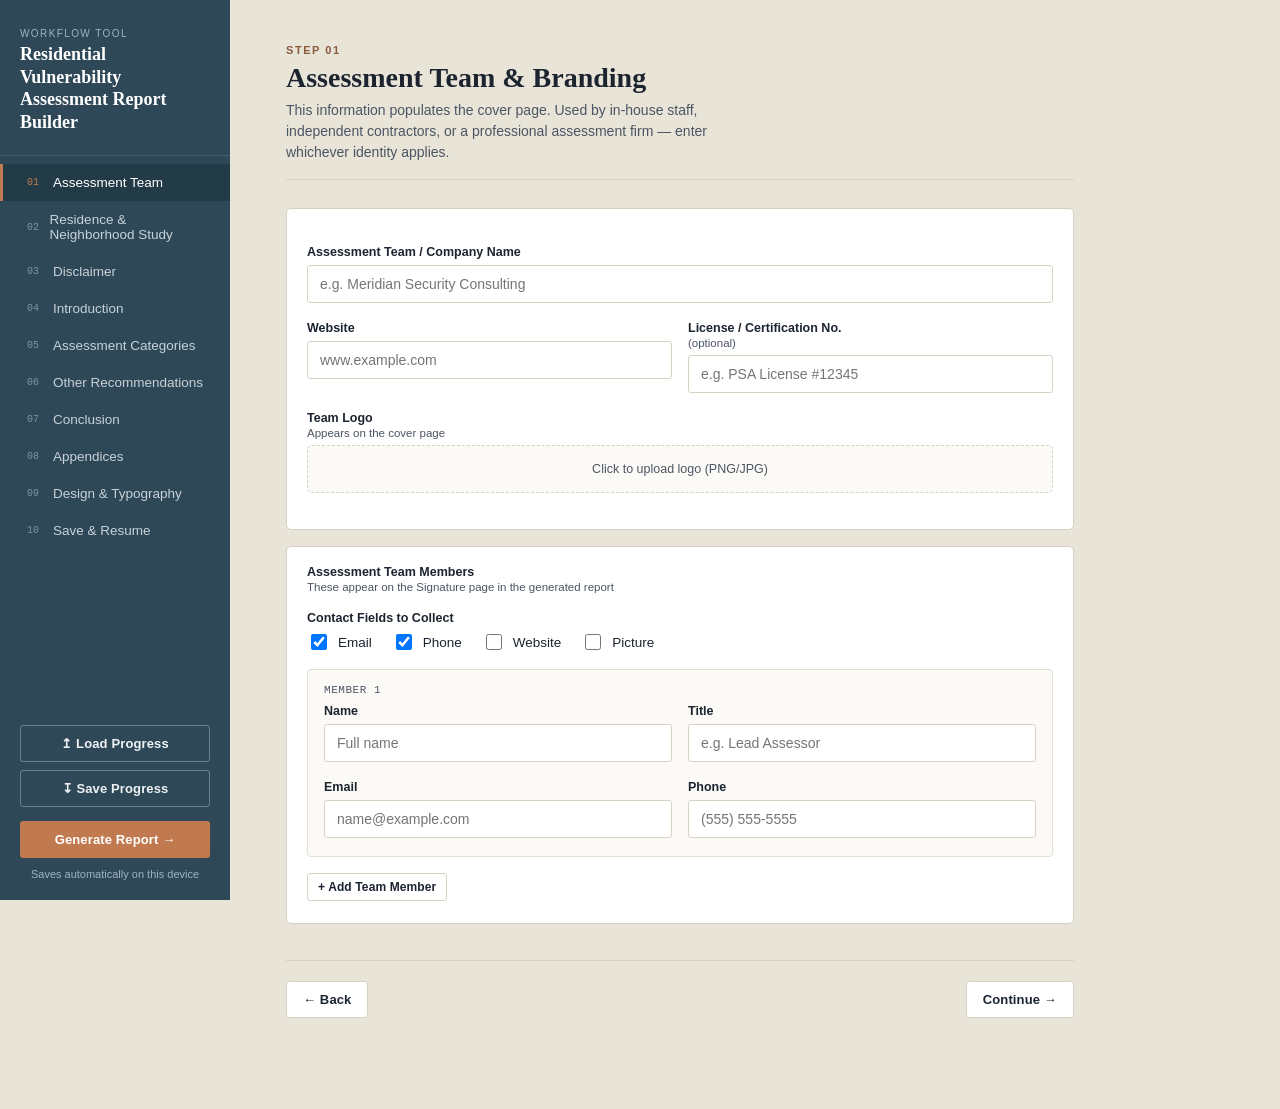
<file: residential/index.html>
<!DOCTYPE html>
<html lang="en">
<head>
<meta charset="UTF-8">
<meta name="viewport" content="width=device-width, initial-scale=1.0, viewport-fit=cover">
<title>Residential Vulnerability Assessment Report Generator</title>

<!-- PWA: installability -->
<link rel="manifest" href="manifest.json">
<meta name="theme-color" content="#2f4858">
<meta name="background-color" content="#e9e4d8">
<link rel="icon" type="image/png" sizes="192x192" href="../app/icon-192.png">
<link rel="icon" type="image/png" sizes="512x512" href="../app/icon-512.png">
<!-- iOS home-screen behavior (Safari doesn't read manifest.json for these) -->
<link rel="apple-touch-icon" href="../app/apple-touch-icon.png">
  <meta name="apple-mobile-web-app-capable" content="yes">
<meta name="apple-mobile-web-app-status-bar-style" content="black-translucent">
<meta name="apple-mobile-web-app-title" content="Home VA">
<meta name="mobile-web-app-capable" content="yes">
<style>
  :root{
    --ink:#1c2430;
    --ink-soft:#4b5563;
    --paper:#faf8f4;
    --paper-line:#e4ded2;
    --folder:#2f4858;
    --folder-dark:#233a47;
    --tab-active:#c17a4f;
    --accent:#8a5a3b;
    --low:#5b7f5e;
    --medium:#b98a35;
    --high:#b95c38;
    --critical:#a13c3c;
    --border:#d8d2c4;
    --serif:'Iowan Old Style','Palatino Linotype',Palatino,Georgia,serif;
    --sans:-apple-system,BlinkMacSystemFont,'Segoe UI',Roboto,Helvetica,Arial,sans-serif;
    --mono:'SF Mono',Consolas,Monaco,monospace;
  }
  *{box-sizing:border-box;}
  body{
    margin:0;
    font-family:var(--sans);
    color:var(--ink);
    background:#e9e4d8;
    -webkit-font-smoothing:antialiased;
  }
  /* ---------- APP SHELL ---------- */
  .app{
    display:flex;
    min-height:100vh;
  }
  .rail{
    width:230px;
    flex-shrink:0;
    background:var(--folder);
    color:#dfe6ea;
    padding:28px 0 20px;
    display:flex;
    flex-direction:column;
    position:sticky;
    top:0;
    height:100vh;
    overflow-y:auto;
  }
  .rail-brand{
    padding:0 20px 22px;
    border-bottom:1px solid rgba(255,255,255,.12);
    margin-bottom:8px;
  }
  .rail-brand .eyebrow{
    font-size:10px;
    letter-spacing:.14em;
    text-transform:uppercase;
    color:#9fb4bf;
    margin-bottom:4px;
  }
  .rail-brand h1{
    font-family:var(--serif);
    font-size:18px;
    font-weight:600;
    margin:0;
    line-height:1.25;
    color:#fff;
  }
  .tab{
    position:relative;
    display:flex;
    align-items:center;
    gap:10px;
    padding:11px 20px 11px 24px;
    font-size:13.5px;
    color:#c7d2d8;
    cursor:pointer;
    border-left:3px solid transparent;
    transition:background .15s, color .15s;
  }
  .tab .num{
    font-family:var(--mono);
    font-size:10px;
    color:#7d95a1;
    width:16px;
  }
  .tab:hover{ background:rgba(255,255,255,.05); color:#fff; }
  .tab.active{
    background:var(--folder-dark);
    color:#fff;
    border-left-color:var(--tab-active);
  }
  .tab.active .num{ color:var(--tab-active); }
  .rail-footer{
    margin-top:auto;
    padding:16px 20px 0;
  }
  .btn{
    display:inline-flex;
    align-items:center;
    justify-content:center;
    gap:8px;
    border:1px solid transparent;
    border-radius:3px;
    padding:10px 16px;
    font-size:13px;
    font-weight:600;
    cursor:pointer;
    font-family:var(--sans);
    letter-spacing:.01em;
  }
  .btn-primary{ background:var(--tab-active); color:#fff; }
  .btn-primary:hover{ background:#a8663d; }
  .btn-ghost{ background:transparent; border-color:rgba(255,255,255,.3); color:#eef2f4; width:100%; }
  .btn-ghost:hover{ background:rgba(255,255,255,.08); }
  .btn-outline{ background:#fff; border-color:var(--border); color:var(--ink); }
  .btn-outline:hover{ background:#f4f1ea; }
  .btn-small{ padding:6px 10px; font-size:12px; }
  .btn-danger{ color:var(--critical); background:transparent; border-color:transparent; }

  /* ---------- MAIN / FORM ---------- */
  .main{ flex:1; padding:44px 56px 90px; max-width:900px; }
  .panel{ display:none; }
  .panel.active{ display:block; animation:fade .2s ease; }
  @keyframes fade{ from{opacity:0; transform:translateY(4px);} to{opacity:1; transform:none;} }

  .panel-head{ margin-bottom:28px; border-bottom:1px solid var(--border); padding-bottom:16px; }
  .panel-head .eyebrow{ font-size:11px; letter-spacing:.14em; text-transform:uppercase; color:var(--accent); font-weight:700; margin-bottom:6px; }
  .panel-head h2{ font-family:var(--serif); font-size:28px; margin:0 0 6px; }
  .panel-head p{ margin:0; color:var(--ink-soft); font-size:14px; max-width:60ch; line-height:1.5; }

  label{ display:block; font-size:12.5px; font-weight:700; color:var(--ink); margin:18px 0 6px; }
  label .hint{ font-weight:400; color:var(--ink-soft); font-size:11.5px; display:block; margin-top:2px; }
  input[type=text], input[type=date], textarea, select{
    width:100%;
    font-family:var(--sans);
    font-size:14px;
    padding:10px 12px;
    border:1px solid var(--border);
    border-radius:3px;
    background:#fff;
    color:var(--ink);
  }
  textarea{ resize:vertical; min-height:90px; line-height:1.55; }
  input:focus, textarea:focus, select:focus{ outline:2px solid var(--accent); outline-offset:1px; }
  .row{ display:flex; gap:16px; }
  .row > div{ flex:1; }

  .field-group{ background:#fff; border:1px solid var(--border); border-radius:5px; padding:18px 20px 22px; margin-bottom:16px; }

  /* photo uploader */
  .photo-drop{
    border:1.5px dashed var(--border);
    border-radius:5px;
    padding:16px;
    text-align:center;
    font-size:12.5px;
    color:var(--ink-soft);
    cursor:pointer;
    background:#fcfaf6;
  }
  .photo-drop:hover{ border-color:var(--accent); color:var(--accent); }
  .photo-grid{ display:flex; flex-wrap:wrap; gap:14px; margin-top:14px; }
  .photo-card{ width:300px; }
  .photo-card img{ width:300px; height:210px; object-fit:cover; border-radius:3px; border:1px solid var(--border); display:block; }
  .photo-card input{ margin-top:6px; font-size:11.5px; padding:6px 8px; }
  .photo-card .remove{ font-size:11px; color:var(--critical); background:none; border:none; cursor:pointer; margin-top:4px; padding:0; }

  /* category cards */
  .cat-card{ background:#fff; border:1px solid var(--border); border-radius:5px; margin-bottom:14px; overflow:hidden; }
  .cat-card-head{ display:flex; align-items:center; gap:12px; padding:14px 18px; background:#f6f3ec; cursor:pointer; }
  .cat-card-head input[type=checkbox]{ width:17px; height:17px; accent-color:var(--accent); }
  .cat-card-head .cat-name{ font-weight:700; font-size:14.5px; flex:1; font-family:var(--serif); }
  .cat-card-head .chev{ font-size:11px; color:var(--ink-soft); transition:transform .15s; }
  .cat-card.no-report .cat-card-head{ background:#efece3; }
  .cat-card.no-report .cat-name{ color:var(--ink-soft); }
  .status-select{ width:auto; font-size:12px; padding:5px 8px; }
  .cat-card.open .chev{ transform:rotate(90deg); }
  .cat-card-body{ display:none; padding:16px 20px 20px; }
  .cat-card.open .cat-card-body{ display:block; }
  .vuln-card{ background:#fbfaf6; border:1px solid var(--paper-line); border-radius:4px; padding:14px 16px 18px; margin-bottom:14px; }
  .vuln-card-top{ display:flex; align-items:center; gap:10px; }
  .vuln-index{ font-family:var(--mono); font-size:11px; color:var(--ink-soft); text-transform:uppercase; letter-spacing:.05em; flex:1; }
  .vuln-card-top .priority-select{ min-width:150px; }
  .member-card{ background:#fbfaf6; border:1px solid var(--paper-line); border-radius:4px; padding:14px 16px 18px; margin-bottom:12px; }
  .member-card-top{ display:flex; align-items:center; gap:10px; margin-bottom:8px; }
  .member-card-top .member-index{ font-family:var(--mono); font-size:11px; color:var(--ink-soft); flex:1; text-transform:uppercase; letter-spacing:.05em; }
  .member-photo-thumb{ width:64px; height:64px; object-fit:cover; border-radius:50%; border:1px solid var(--border); display:block; }
  .priority-select{ width:auto; display:inline-block; min-width:170px; }
  .cat-remove{ font-size:11px; color:var(--critical); background:none; border:none; cursor:pointer; }
  .add-cat-row{ display:flex; gap:10px; margin-top:6px; }
  .add-cat-row input{ flex:1; }

  .conclusion-table{ width:100%; border-collapse:collapse; margin-top:16px; font-size:13px; }
  .conclusion-table th, .conclusion-table td{ border:1px solid var(--border); padding:8px 10px; text-align:left; }
  .conclusion-table th{ background:#f6f3ec; font-size:11px; text-transform:uppercase; letter-spacing:.05em; }
  .pill{ display:inline-block; padding:2px 9px; border-radius:20px; font-size:11px; font-weight:700; color:#fff; }
  .pill.low{ background:var(--low); } .pill.medium{ background:var(--medium); }
  .pill.high{ background:var(--high); } .pill.critical{ background:var(--critical); }
  .pill.unrated{ background:#9aa1a8; }

  .nav-buttons{ display:flex; justify-content:space-between; margin-top:36px; padding-top:20px; border-top:1px solid var(--border); }

  /* ---------- REPORT / PRINT VIEW ---------- */
  #reportView{ display:none; background:#d9d3c4; min-height:100vh; padding:40px 0 80px; }
  #reportView.active{ display:block; }
  .toolbar{
    position:sticky; top:0; z-index:20;
    background:var(--folder-dark); color:#fff;
    padding:12px 30px; display:flex; align-items:center; justify-content:space-between;
    margin-bottom:30px;
  }
  .toolbar .toolbar-title{ font-family:var(--serif); font-size:14px; }
  .toolbar-actions{ display:flex; gap:10px; }
  .sheet{
    width:816px; min-height:1056px; margin:0 auto 26px; background:var(--paper);
    box-shadow:0 6px 24px rgba(0,0,0,.18);
    padding:70px 72px; position:relative;
  }
  .sheet.cover{ display:flex; flex-direction:column; justify-content:space-between; }
  .cover .logo-slot{ width:120px; height:120px; border-radius:4px; display:flex; align-items:center; justify-content:center; overflow:hidden; margin-bottom:26px; }
  .cover .logo-slot.empty{ border:1px dashed var(--border); }
  .cover .logo-slot img{ width:100%; height:100%; object-fit:contain; }
  .cover .team-line{ font-size:12.5px; color:var(--ink-soft); }
  .cover .kicker{ font-size:11px; letter-spacing:.18em; text-transform:uppercase; color:var(--accent); font-weight:700; margin-bottom:14px; }
  .cover h1{
    font-family:var(--title-font-family, var(--serif)); font-size:var(--title-font-size, 42px);
    font-weight:var(--title-font-weight, 400); font-style:var(--title-font-style, normal);
    text-decoration:var(--title-text-decoration, none); line-height:1.08; margin:0 0 10px;
  }
  .cover h2{
    font-family:var(--title-font-family, var(--serif)); font-size:calc(var(--title-font-size, 42px) * 0.52);
    font-weight:var(--title-font-weight, 400); font-style:var(--title-font-style, normal);
    text-decoration:var(--title-text-decoration, none); color:var(--ink-soft); margin:0 0 40px;
  }
  .cover-meta{ display:grid; grid-template-columns:1fr 1fr; gap:14px 30px; border-top:1px solid var(--paper-line); padding-top:22px; font-size:12.5px; }
  .cover-meta .k{ text-transform:uppercase; letter-spacing:.08em; color:var(--ink-soft); font-size:10px; margin-bottom:3px; }
  .cover-meta .v{ font-size:14px; }
  .conf-strip{ margin-top:30px; padding:10px 14px; background:#f1ece0; border-left:3px solid var(--accent); font-size:11.5px; color:var(--ink-soft); }

  .sheet h1.section-title{ font-family:var(--serif); font-size:26px; border-bottom:2px solid var(--ink); padding-bottom:10px; margin:0 0 22px; }
  .sheet h2.sub-title{ font-family:var(--serif); font-size:17px; margin:26px 0 8px; color:var(--accent); }
  .sheet p, .sheet li, .sheet .body-block, .sheet td{
    font-family:var(--report-font-family, var(--sans)); font-size:var(--report-font-size, 13.5px);
    font-weight:var(--report-font-weight, 400); font-style:var(--report-font-style, normal);
    text-decoration:var(--report-text-decoration, none); line-height:1.7; color:#2a2f36;
  }
  .sheet .body-block{ white-space:pre-wrap; }
  .toc-line{ display:flex; align-items:baseline; gap:8px; font-size:13.5px; margin:9px 0; }
  .toc-line .dots{ flex:1; border-bottom:1px dotted #a39c8a; height:1px; margin-bottom:4px; }
  .disclaimer-box{ border:1px solid var(--ink); padding:24px; font-size:12.5px; line-height:1.7; background:#fff; }
  .disclaimer-box h1{ font-family:var(--serif); font-size:20px; margin-top:0; }

  .report-photo-grid{ display:flex; flex-wrap:wrap; gap:20px; margin:14px 0 4px; align-items:flex-start; }
  .report-photo-grid figure{ margin:0; max-width:100%; }
  .photo-resize-wrap{
    width:440px; height:300px; overflow:hidden; display:block;
    min-width:150px; min-height:100px; max-width:650px; max-height:520px;
    border:1px solid var(--paper-line);
  }
  .photo-resize-wrap img{ width:100%; height:100%; object-fit:cover; display:block; pointer-events:none; }
  .report-photo-grid figcaption{
    font-size:12.5px; font-weight:600; font-style:normal; color:var(--ink);
    margin-top:8px; padding-left:8px; border-left:3px solid var(--accent); line-height:1.4;
  }
  .resize-hint{ font-size:11px; color:var(--ink-soft); margin:8px 0 0; font-style:italic; }
  @media print{
    .photo-resize-wrap{ resize:none !important; cursor:default; overflow:visible; }
    .resize-hint{ display:none !important; }
    .resize-handle{ display:none !important; }
    .menu-toggle, .rail-scrim{ display:none !important; }
  }

  .finding-block{ break-inside:avoid; margin-bottom:26px; padding-bottom:20px; border-bottom:1px solid var(--paper-line); }
  .finding-block:last-child{ border-bottom:none; }
  .finding-block h3{ font-family:var(--serif); font-size:18px; margin:0 0 4px; }
  .finding-block .label{ font-size:10.5px; text-transform:uppercase; letter-spacing:.08em; color:var(--accent); font-weight:700; margin:14px 0 4px; }

  .page-break{ break-before:page; }
  .empty-note{ font-size:12.5px; color:var(--ink-soft); font-style:italic; }

  /* ---- Signature block ---- */
  .sig-tabs{ display:flex; gap:8px; margin:6px 0 12px; }
  .sig-tab{
    font-family:var(--sans); font-size:12.5px; font-weight:600; padding:8px 14px;
    border:1px solid var(--border); background:#fff; color:var(--ink-soft); border-radius:3px; cursor:pointer;
  }
  .sig-tab.active{ background:var(--folder); color:#fff; border-color:var(--folder); }
  .sig-typed-input{ margin-bottom:10px; }
  .sig-typed-preview{
    font-family:'Snell Roundhand','Brush Script MT','Segoe Script',cursive;
    font-size:38px; color:var(--ink); border-bottom:1.5px solid var(--ink); padding:6px 10px 12px;
    min-height:56px; max-width:420px;
  }
  .sig-typed-preview.locked{ border-bottom:none; margin-bottom:0; padding-left:0; }
  .sig-canvas-wrap{ display:inline-block; border:1.5px solid var(--border); border-radius:4px; background:#fff; }
  .sig-canvas-wrap canvas{ display:block; cursor:crosshair; }
  .sig-locked{ border:1.5px solid var(--ink); border-radius:5px; padding:22px 26px; background:#fff; max-width:480px; }
  @media print{
    .sig-tabs, #sigTypeWrap input, .sig-canvas-wrap, #signatureArea .btn{ display:none !important; }
    .no-print{ display:none !important; }
  }

  @media print{
    body{ background:#fff; }
    .rail, .toolbar, .app{ display:none !important; }
    #reportView{ display:block !important; padding:0; background:#fff; }
    .sheet{ box-shadow:none; width:auto; min-height:0; margin:0; padding:0.6in 0.75in; }
    .page-break{ break-before:page; }
    a{ color:inherit; text-decoration:none; }
  }

  /* ---------- CUSTOM RESIZE HANDLE (touch + mouse) ----------
     Native CSS `resize` (used above) has no touch equivalent on
     phones/tablets, so photos there get this explicit drag handle
     instead. Both mechanisms coexist: desktop mice keep the native
     corner resize, and this handle drives resizing wherever the CSS
     one can't be grabbed with a finger. */
  .photo-resize-wrap{ position:relative; }
  .resize-handle{
    position:absolute; right:0; bottom:0; width:26px; height:26px;
    touch-action:none; cursor:nwse-resize;
    background:linear-gradient(135deg, transparent 50%, rgba(28,36,48,.55) 50%);
    border-bottom-right-radius:2px;
  }
  .resize-handle::after{
    content:''; position:absolute; right:5px; bottom:5px; width:8px; height:8px;
    border-right:2px solid #fff; border-bottom:2px solid #fff; opacity:.85;
  }

  /* ---------- MOBILE LAYOUT ---------- */
  .menu-toggle{
    display:none;
    align-items:center; justify-content:center;
    width:40px; height:40px; border-radius:6px;
    background:var(--folder-dark); border:1px solid rgba(255,255,255,.18);
    color:#fff; font-size:18px; cursor:pointer; flex-shrink:0;
  }
  .rail-scrim{
    display:none; position:fixed; inset:0; background:rgba(20,26,33,.45);
    z-index:39;
  }
  .mobile-topbar{ display:none; }

  @media (max-width: 820px){
    .app{ flex-direction:column; }
    .mobile-topbar{
      display:flex; align-items:center; gap:12px;
      background:var(--folder); color:#fff; padding:12px 16px;
      position:sticky; top:0; z-index:20;
      padding-top:calc(12px + env(safe-area-inset-top));
    }
    .mobile-topbar h1{ font-family:var(--serif); font-size:16px; margin:0; font-weight:600; }
    .menu-toggle{ display:inline-flex; }
    .rail{
      position:fixed; top:0; left:0; bottom:0; z-index:40;
      width:82vw; max-width:300px; height:100vh;
      transform:translateX(-100%);
      transition:transform .22s ease;
      padding-top:calc(28px + env(safe-area-inset-top));
      box-shadow:2px 0 18px rgba(0,0,0,.25);
    }
    .rail.open{ transform:translateX(0); }
    .rail-scrim.open{ display:block; }
    .main{ padding:20px 16px 100px; max-width:100%; }
    .panel-head h2{ font-size:22px; }
    .toolbar{ flex-wrap:wrap; gap:8px; }
    .photo-resize-wrap{ width:100%; max-width:100%; height:220px; }
    input, select, textarea, button{ font-size:16px; } /* prevents iOS auto-zoom on focus */
  }

  /* ---------- FIELD FINDINGS (import, tray, voice, photo layers) ---------- */
  .import-box{ border-left:4px solid var(--tab-active); }
  .import-box .btn{ margin:4px 8px 4px 0; }
  .import-box p{ font-size:12.5px; color:var(--ink-soft); margin:0 0 10px; line-height:1.5; }
  .import-box a{ font-size:12.5px; font-weight:700; color:var(--folder); }
  .lib-list{ margin-top:12px; border:1px solid var(--paper-line); border-radius:4px; background:#fbfaf6; max-height:420px; overflow:auto; }
  .lib-site{ font-size:10.5px; letter-spacing:.12em; text-transform:uppercase; color:var(--accent); font-weight:700; padding:10px 12px 4px; }
  .lib-row{ display:flex; gap:10px; align-items:center; padding:8px 12px; border-top:1px solid var(--paper-line); font-size:13px; cursor:pointer; }
  .lib-row input{ width:18px; height:18px; accent-color:var(--accent); flex-shrink:0; }
  .lib-row img, .tray-row img{ width:52px; height:52px; object-fit:cover; border-radius:3px; border:1px solid var(--border); flex-shrink:0; background:#e4ded2; }
  .lib-row .lib-txt, .tray-row .tray-txt{ flex:1; min-width:0; }
  .lib-row .lib-snip, .tray-row .tray-snip{ white-space:nowrap; overflow:hidden; text-overflow:ellipsis; }
  .lib-row .lib-meta, .tray-row .tray-meta{ font-size:11px; color:var(--ink-soft); }
  .lib-actions{ display:flex; gap:10px; align-items:center; padding:10px 12px; border-top:1px solid var(--paper-line); background:#fff; position:sticky; bottom:0; }
  .tray{ background:#fff8e6; border:1px solid #e2c27a; border-radius:5px; padding:14px 18px; margin-bottom:16px; }
  .tray h3{ font-family:var(--serif); font-size:16px; margin:0 0 4px; }
  .tray > p{ font-size:12.5px; color:var(--ink-soft); margin:0 0 10px; }
  .tray-row{ display:flex; gap:10px; align-items:center; padding:8px 0; border-top:1px solid #efdcae; font-size:13px; flex-wrap:wrap; }
  .tray-row select{ width:auto; max-width:260px; font-size:13px; padding:7px 8px; }
  .src-badge{ display:inline-block; margin-left:8px; font-family:var(--sans); font-size:9.5px; letter-spacing:.08em; background:var(--folder); color:#fff; padding:2px 7px; border-radius:10px; vertical-align:1px; }
  .mini{ border:1px solid var(--border); background:#fff; border-radius:3px; font-size:11px; padding:4px 7px; cursor:pointer; color:var(--ink); }
  .mini:disabled{ opacity:.35; cursor:default; }
  .vuln-card .tt-vf{ margin:14px 0 0; }
  .vuln-card .tt-vf textarea{ font-size:14px; min-height:90px; }
  .vphoto{ width:250px; background:#fff; border:1px solid var(--border); border-radius:4px; overflow:hidden; }
  .vphoto-img{ position:relative; height:180px; background:#1c2430; display:flex; align-items:center; justify-content:center; cursor:pointer; }
  .vphoto-img img{ max-width:100%; max-height:100%; display:block; }
  .vbadge{ position:absolute; top:6px; left:6px; font-size:9.5px; font-weight:800; letter-spacing:.1em; background:var(--tab-active); color:#fff; padding:2px 6px; border-radius:8px; }
  .vphoto-meta{ font-size:11.5px; color:var(--ink-soft); padding:6px 8px 0; line-height:1.4; }
  .vphoto-actions{ display:flex; flex-wrap:wrap; gap:4px; padding:6px 8px 8px; }
  .vphoto-actions button{ font-size:11.5px; }
  .autosave-line{ font-size:12px; color:var(--ink-soft); margin-top:10px; }
  .rail .autosave-line{ color:#9fb4bf; font-size:11px; margin:10px 0 0; text-align:center; }
  .photo-resize-wrap.fit{ width:100%; height:auto; max-width:100%; max-height:none; min-height:0; }
  .photo-resize-wrap.fit img{ height:auto; object-fit:fill; }
  figure.fit-fig{ max-width:100%; }
  @media (max-width: 820px){
    .photo-resize-wrap.fit{ height:auto; }
    .vphoto{ width:100%; }
  }
</style>
</head>
<body>

<div class="mobile-topbar">
  <button class="menu-toggle" id="menuToggle" aria-label="Open step navigation" aria-expanded="false">☰</button>
  <h1>Home VA Report Builder</h1>
</div>
<div class="rail-scrim" id="railScrim"></div>

<div class="app" id="appShell">
  <nav class="rail" id="mainRail">
    <div class="rail-brand">
      <div class="eyebrow">Workflow Tool</div>
      <h1>Residential Vulnerability Assessment Report Builder</h1>
    </div>
    <div class="tab active" data-panel="team"><span class="num">01</span>Assessment Team</div>
    <div class="tab" data-panel="facility"><span class="num">02</span>Residence &amp; Neighborhood Study</div>
    <div class="tab" data-panel="disclaimer"><span class="num">03</span>Disclaimer</div>
    <div class="tab" data-panel="intro"><span class="num">04</span>Introduction</div>
    <div class="tab" data-panel="categories"><span class="num">05</span>Assessment Categories</div>
    <div class="tab" data-panel="other"><span class="num">06</span>Other Recommendations</div>
    <div class="tab" data-panel="conclusion"><span class="num">07</span>Conclusion</div>
    <div class="tab" data-panel="appendix"><span class="num">08</span>Appendices</div>
    <div class="tab" data-panel="design"><span class="num">09</span>Design &amp; Typography</div>
    <div class="tab" data-panel="save"><span class="num">10</span>Save &amp; Resume</div>
    <div class="rail-footer">
      <button class="btn btn-ghost" onclick="document.getElementById('loadInput').click()">↥ Load Progress</button>
      <input type="file" id="loadInput" accept="application/json" style="display:none" onchange="loadProgress(event)">
      <button class="btn btn-ghost" style="margin-top:8px" onclick="saveProgress()">↧ Save Progress</button>
      <button class="btn btn-primary" style="width:100%; margin-top:14px" onclick="generateReport()">Generate Report →</button>
      <div class="autosave-line" data-autosave-status></div>
    </div>
  </nav>

  <main class="main">

    <!-- 01 TEAM -->
    <section class="panel active" id="panel-team">
      <div class="panel-head">
        <div class="eyebrow">Step 01</div>
        <h2>Assessment Team &amp; Branding</h2>
        <p>This information populates the cover page. Used by in-house staff, independent contractors, or a professional assessment firm — enter whichever identity applies.</p>
      </div>
      <div class="field-group">
        <label>Assessment Team / Company Name</label>
        <input type="text" id="teamName" placeholder="e.g. Meridian Security Consulting">
        <div class="row">
          <div>
            <label>Website</label>
            <input type="text" id="teamWebsite" placeholder="www.example.com">
          </div>
          <div>
            <label>License / Certification No. <span class="hint">(optional)</span></label>
            <input type="text" id="teamLicense" placeholder="e.g. PSA License #12345">
          </div>
        </div>
        <label>Team Logo <span class="hint">Appears on the cover page</span></label>
        <div class="photo-drop" onclick="document.getElementById('logoInput').click()">Click to upload logo (PNG/JPG)</div>
        <input type="file" id="logoInput" accept="image/*" style="display:none" onchange="handleLogo(event)">
        <div id="logoPreviewWrap" class="photo-grid"></div>
      </div>

      <div class="field-group">
        <label style="margin-top:0">Assessment Team Members <span class="hint">These appear on the Signature page in the generated report</span></label>
        <label>Contact Fields to Collect</label>
        <div style="display:flex; flex-wrap:wrap; gap:20px; margin-top:4px;">
          <label style="margin:0; font-weight:400; font-size:13.5px; display:flex; align-items:center; gap:8px;"><input type="checkbox" id="teamCfgEmail" checked onchange="updateTeamConfig()" style="width:16px;height:16px;"> Email</label>
          <label style="margin:0; font-weight:400; font-size:13.5px; display:flex; align-items:center; gap:8px;"><input type="checkbox" id="teamCfgPhone" checked onchange="updateTeamConfig()" style="width:16px;height:16px;"> Phone</label>
          <label style="margin:0; font-weight:400; font-size:13.5px; display:flex; align-items:center; gap:8px;"><input type="checkbox" id="teamCfgWebsite" onchange="updateTeamConfig()" style="width:16px;height:16px;"> Website</label>
          <label style="margin:0; font-weight:400; font-size:13.5px; display:flex; align-items:center; gap:8px;"><input type="checkbox" id="teamCfgPhoto" onchange="updateTeamConfig()" style="width:16px;height:16px;"> Picture</label>
        </div>
        <div id="teamMemberList" style="margin-top:16px;"></div>
        <button class="btn btn-outline btn-small" style="margin-top:4px" onclick="addTeamMember()">+ Add Team Member</button>
      </div>
    </section>

    <!-- 02 FACILITY -->
    <section class="panel" id="panel-facility">
      <div class="panel-head">
        <div class="eyebrow">Step 02</div>
        <h2>Residence Overview &amp; Neighborhood Study</h2>
        <p>Identify the residence being assessed, add site photographs, and describe the surrounding neighborhood.</p>
      </div>
      <div class="field-group">
        <label>Property / Client Name</label>
        <input type="text" id="facName" placeholder="e.g. Riverside Distribution Center">
        <label>Address</label>
        <input type="text" id="facAddress" placeholder="Street, City, State, ZIP">
        <div class="row">
          <div><label>Property Type</label><input type="text" id="facType" placeholder="e.g. Single-family home, condominium, estate, vacation property"></div>
          <div><label>Report Date</label><input type="date" id="facDate"></div>
        </div>
        <div class="row">
          <div><label>Report Author</label><input type="text" id="facAuthor" placeholder="Lead assessor name"></div>
          <div><label>Distribution / Confidentiality</label><input type="text" id="facDistribution" placeholder="e.g. Confidential — Client leadership only"></div>
        </div>
      </div>

      <div class="field-group">
        <label style="margin-top:0">Residence Photographs <span class="hint">Front elevation/curb view, overhead or lot view, house numbers/address marker, or other identifying features</span></label>
        <div class="photo-drop" onclick="document.getElementById('facPhotoInput').click()">Click to upload one or more photos</div>
        <input type="file" id="facPhotoInput" accept="image/*" multiple style="display:none" onchange="handlePhotos(event,'facilityPhotos')">
        <div id="facilityPhotos-grid" class="photo-grid"></div>
      </div>

      <div class="field-group">
        <label style="margin-top:0">Area Study</label>
        <label>Neighboring Properties &amp; Surroundings</label>
        <textarea id="areaNeighbors" placeholder="Describe adjacent properties, land use, shared access points, and any businesses or residences that affect the property's risk profile."></textarea>
        <label>Local Crime Statistics <span class="hint">Cite source, e.g. local PD or UCR data</span></label>
        <textarea id="areaCrime" placeholder="Summarize relevant crime trends in the immediate area and their source."></textarea>
        <label>Other Area Factors</label>
        <textarea id="areaOther" placeholder="Transportation/access routes, natural hazards, community factors, foot traffic patterns, etc."></textarea>
      </div>
    </section>

    <!-- 03 DISCLAIMER -->
    <section class="panel" id="panel-disclaimer">
      <div class="panel-head">
        <div class="eyebrow">Step 03</div>
        <h2>Legal Disclaimer</h2>
        <p>Standard language is pre-filled below. Edit to match your organization's counsel-approved wording — this text is included verbatim on its own page in every generated report.</p>
      </div>
      <div class="field-group">
        <textarea id="disclaimerText" style="min-height:260px"></textarea>
      </div>
    </section>

    <!-- 04 INTRO -->
    <section class="panel" id="panel-intro">
      <div class="panel-head">
        <div class="eyebrow">Step 04</div>
        <h2>Introduction to Vulnerability Assessments</h2>
        <p>General-purpose orientation text for stakeholders unfamiliar with vulnerability assessments, plus the Mission &amp; Scope statement that defines exactly what this assessment covers. The priority-rating legend defined here is referenced later in the Conclusion.</p>
      </div>
      <div class="field-group">
        <textarea id="introText" style="min-height:260px"></textarea>
      </div>

      <div class="field-group">
        <label style="margin-top:0">Mission Statement</label>
        <p style="font-size:12.5px; color:var(--ink-soft); margin:0 0 6px;">Why this assessment was performed and whose interest it serves.</p>
        <textarea id="missionText" style="min-height:110px"></textarea>

        <label>Scope Statement</label>
        <p style="font-size:12.5px; color:var(--ink-soft); margin:0 0 6px;">What this assessment covers — and explicitly does not — in general terms.</p>
        <textarea id="scopeText" style="min-height:140px"></textarea>

        <label>Assessment Boundaries <span class="hint">Site-specific — e.g. which buildings, floors, or property lines were included</span></label>
        <textarea id="scopeBoundaries" placeholder="e.g. This assessment covers the main building interior and exterior perimeter up to the property line. Adjacent tenant spaces and off-site parking are outside this scope."></textarea>

        <label>Limitations <span class="hint">Conditions that constrained the assessment, if any</span></label>
        <textarea id="scopeLimitations" placeholder="e.g. Weather limited exterior lighting evaluation to daylight hours. Server room access was escorted and time-limited."></textarea>

        <label>Scope Coverage Summary <span class="hint">Auto-generated from Step 05 — set each category's status there</span></label>
        <div id="scopeCoveragePreview"></div>
      </div>
    </section>

    <!-- 05 CATEGORIES -->
    <section class="panel" id="panel-categories">
      <div class="panel-head">
        <div class="eyebrow">Step 05</div>
        <h2>Assessment Categories</h2>
        <p>Uncheck any category that doesn't apply to this residence, or add a custom one. Each category is narrative-only — observations and recommendations in plain language, with an overall priority used to build the Conclusion summary table.</p>
      </div>
      <div class="field-group import-box">
        <label style="margin-top:0">Field Findings</label>
        <p>Bring in findings captured on site with the Field Capture app. Each one slots into its category automatically and marks that category as assessed; anything captured without a category waits in the Unsorted tray below.</p>
        <button class="btn btn-primary btn-small" onclick="document.getElementById('findingFileInput').click()">↥ Import finding files</button>
        <button class="btn btn-outline btn-small" onclick="openDeviceLibrary()">From this device’s capture library</button>
        <input type="file" id="findingFileInput" accept="application/json,.json" multiple style="display:none" onchange="importFindingFiles(event)">
        <div id="deviceLibrary"></div>
        <p style="margin:10px 0 0;"><a href="../capture/" target="_blank" rel="noopener">Open Field Capture →</a></p>
      </div>
      <div id="unsortedTray"></div>
      <div id="categoryList"></div>
      <div class="add-cat-row">
        <input type="text" id="newCatName" placeholder="Add a custom category (e.g. Loading Dock, IT/Server Room)">
        <button class="btn btn-outline btn-small" onclick="addCategory()">+ Add Category</button>
      </div>
    </section>

    <!-- 06 OTHER -->
    <section class="panel" id="panel-other">
      <div class="panel-head">
        <div class="eyebrow">Step 06</div>
        <h2>Other Security Recommendations</h2>
        <p>Cross-cutting observations that don't belong to a single category — policy gaps, training needs, budget-phased items, etc.</p>
      </div>
      <div class="field-group">
        <textarea id="otherRecs" style="min-height:200px" placeholder="Enter any additional recommendations here."></textarea>
      </div>
    </section>

    <!-- 07 CONCLUSION -->
    <section class="panel" id="panel-conclusion">
      <div class="panel-head">
        <div class="eyebrow">Step 07</div>
        <h2>Full Conclusion</h2>
        <p>Summarize overall risk posture and closing remarks. The priority table below is generated automatically from the ratings set on each category in Step 05.</p>
      </div>
      <div class="field-group">
        <textarea id="conclusionText" style="min-height:180px" placeholder="Provide the overall closing assessment and top-line recommendations for leadership."></textarea>
        <label>Priority Summary <span class="hint">Auto-generated — set ratings in the Categories step</span></label>
        <div id="prioritySummaryPreview"></div>
      </div>
    </section>

    <!-- 08 APPENDIX -->
    <section class="panel" id="panel-appendix">
      <div class="panel-head">
        <div class="eyebrow">Step 08</div>
        <h2>Appendices</h2>
        <p>Attach blueprints, floor plans, or diagrams, and list any references or exhibits cited in the report.</p>
      </div>
      <div class="field-group">
        <label style="margin-top:0">Blueprints / Building Diagrams</label>
        <div class="photo-drop" onclick="document.getElementById('bpInput').click()">Click to upload blueprint or diagram images</div>
        <input type="file" id="bpInput" accept="image/*" multiple style="display:none" onchange="handlePhotos(event,'blueprints')">
        <div id="blueprints-grid" class="photo-grid"></div>
        <label>References &amp; Exhibits</label>
        <textarea id="referencesText" placeholder="List any cited standards, reports, or supporting exhibits (e.g. ASIS ESRM guidelines, local PD crime data, prior audit reports)."></textarea>
      </div>
    </section>

    <!-- 09 DESIGN & TYPOGRAPHY -->
    <section class="panel" id="panel-design">
      <div class="panel-head">
        <div class="eyebrow">Step 09</div>
        <h2>Design &amp; Typography</h2>
        <p>Control the look of the generated report. "Report-Wide" settings apply to body text throughout every section; "Title Page" settings apply only to the property name and subtitle on the cover.</p>
      </div>

      <div class="field-group">
        <label style="margin-top:0">Report-Wide Typography</label>
        <div class="row">
          <div>
            <label>Font Type</label>
            <select id="bodyFontFamily">
              <option value="-apple-system,BlinkMacSystemFont,'Segoe UI',Roboto,Helvetica,Arial,sans-serif">Clean Sans (Segoe UI / Helvetica)</option>
              <option value="Arial,Helvetica,sans-serif">Modern Sans (Arial)</option>
              <option value="Georgia,'Times New Roman',serif">Classic Serif (Georgia)</option>
              <option value="'Times New Roman',Times,serif">Traditional Serif (Times New Roman)</option>
              <option value="'Courier New',Courier,monospace">Typewriter (Courier New)</option>
            </select>
          </div>
          <div>
            <label>Font Size</label>
            <select id="bodyFontSize">
              <option value="11.5px">Small</option>
              <option value="13.5px" selected>Medium (Default)</option>
              <option value="15px">Large</option>
              <option value="17px">Extra Large</option>
            </select>
          </div>
        </div>
        <label>Text Style</label>
        <div style="display:flex; gap:20px; margin-top:4px;">
          <label style="margin:0; font-weight:400; font-size:13.5px; display:flex; align-items:center; gap:8px;"><input type="checkbox" id="bodyBold" style="width:16px;height:16px;"> Bold</label>
          <label style="margin:0; font-weight:400; font-size:13.5px; display:flex; align-items:center; gap:8px;"><input type="checkbox" id="bodyItalic" style="width:16px;height:16px;"> Italic</label>
          <label style="margin:0; font-weight:400; font-size:13.5px; display:flex; align-items:center; gap:8px;"><input type="checkbox" id="bodyUnderline" style="width:16px;height:16px;"> Underline</label>
        </div>
      </div>

      <div class="field-group">
        <label style="margin-top:0">Title Page Typography</label>
        <p style="font-size:12.5px; color:var(--ink-soft); margin:0 0 6px;">Applies to the property name and address on the cover page.</p>
        <div class="row">
          <div>
            <label>Font Type</label>
            <select id="titleFontFamily">
              <option value="'Iowan Old Style','Palatino Linotype',Palatino,Georgia,serif" selected>Classic Serif (Default)</option>
              <option value="Georgia,'Times New Roman',serif">Georgia</option>
              <option value="'Times New Roman',Times,serif">Times New Roman</option>
              <option value="Arial,Helvetica,sans-serif">Modern Sans (Arial)</option>
              <option value="-apple-system,BlinkMacSystemFont,'Segoe UI',Roboto,sans-serif">Clean Sans (Segoe UI)</option>
              <option value="'Courier New',Courier,monospace">Typewriter (Courier New)</option>
            </select>
          </div>
          <div>
            <label>Title Size</label>
            <select id="titleFontSize">
              <option value="32px">Small</option>
              <option value="42px" selected>Medium (Default)</option>
              <option value="52px">Large</option>
              <option value="62px">Extra Large</option>
            </select>
          </div>
        </div>
        <label>Text Style</label>
        <div style="display:flex; gap:20px; margin-top:4px;">
          <label style="margin:0; font-weight:400; font-size:13.5px; display:flex; align-items:center; gap:8px;"><input type="checkbox" id="titleBold" style="width:16px;height:16px;"> Bold</label>
          <label style="margin:0; font-weight:400; font-size:13.5px; display:flex; align-items:center; gap:8px;"><input type="checkbox" id="titleItalic" style="width:16px;height:16px;"> Italic</label>
          <label style="margin:0; font-weight:400; font-size:13.5px; display:flex; align-items:center; gap:8px;"><input type="checkbox" id="titleUnderline" style="width:16px;height:16px;"> Underline</label>
        </div>
      </div>
    </section>
    <section class="panel" id="panel-save">
      <div class="panel-head">
        <div class="eyebrow">Step 10</div>
        <h2>Save &amp; Resume</h2>
        <p>Your work saves automatically on this device as you go — close the browser and it will be here when you come back. Nothing is sent to any server. To move an assessment to another computer, or keep a backup, save a progress file below and load it there.</p>
      </div>

      <div class="field-group">
        <label style="margin-top:0">Saved File Naming Convention</label>
        <p style="font-size:12.5px; color:var(--ink-soft); margin:0 0 6px;">Choose which details appear in the file name, in order, and how they're separated. This same name is also suggested when you print/save the final report as a PDF.</p>

        <label>Include in File Name</label>
        <div style="display:flex; flex-direction:column; gap:8px; margin-top:4px;">
          <label style="margin:0; font-weight:400; font-size:13.5px; display:flex; align-items:center; gap:8px;"><input type="checkbox" id="nameField-facility" checked onchange="updateFilenamePreview()" style="width:16px;height:16px;"> Property Name</label>
          <label style="margin:0; font-weight:400; font-size:13.5px; display:flex; align-items:center; gap:8px;"><input type="checkbox" id="nameField-date" checked onchange="updateFilenamePreview()" style="width:16px;height:16px;"> Report Date</label>
          <label style="margin:0; font-weight:400; font-size:13.5px; display:flex; align-items:center; gap:8px;"><input type="checkbox" id="nameField-team" onchange="updateFilenamePreview()" style="width:16px;height:16px;"> Assessment Team Name</label>
          <label style="margin:0; font-weight:400; font-size:13.5px; display:flex; align-items:center; gap:8px;"><input type="checkbox" id="nameField-author" onchange="updateFilenamePreview()" style="width:16px;height:16px;"> Report Author</label>
          <label style="margin:0; font-weight:400; font-size:13.5px; display:flex; align-items:center; gap:8px;"><input type="checkbox" id="nameField-status" checked onchange="updateFilenamePreview()" style="width:16px;height:16px;"> Status (Draft/Final)</label>
        </div>

        <div class="row" style="margin-top:16px;">
          <div>
            <label>Field Order</label>
            <select id="nameFieldOrder" onchange="updateFilenamePreview()">
              <option value="facility,date,team,author,status">Property → Date → Team → Author → Status</option>
              <option value="date,facility,team,author,status">Date → Property → Team → Author → Status</option>
              <option value="team,facility,date,author,status">Team → Property → Date → Author → Status</option>
              <option value="status,facility,date,team,author">Status → Property → Date → Team → Author</option>
            </select>
          </div>
          <div>
            <label>Separator</label>
            <select id="nameSeparator" onchange="updateFilenamePreview()">
              <option value="_">Underscore ( _ )</option>
              <option value="-">Hyphen ( - )</option>
              <option value=" ">Space</option>
            </select>
          </div>
        </div>
        <div class="row">
          <div>
            <label>Date Format</label>
            <select id="nameDateFormat" onchange="updateFilenamePreview()">
              <option value="YYYY-MM-DD">YYYY-MM-DD</option>
              <option value="MM-DD-YYYY">MM-DD-YYYY</option>
              <option value="DD-MM-YYYY">DD-MM-YYYY</option>
            </select>
          </div>
          <div>
            <label>Status</label>
            <select id="nameStatus" onchange="updateFilenamePreview()">
              <option>Draft</option>
              <option>Final</option>
              <option>In Review</option>
            </select>
          </div>
        </div>

        <label>Preview</label>
        <div id="filenamePreview" style="font-family:var(--mono); font-size:13px; background:#f6f3ec; border:1px solid var(--border); border-radius:3px; padding:10px 12px;"></div>
      </div>

      <div class="field-group">
        <label style="margin-top:0">Progress File</label>
        <p style="font-size:12.5px; color:var(--ink-soft); margin:0 0 12px;">Save Progress downloads a <code>.json</code> file containing every field, photo, and category entered so far. Load Progress restores it exactly.</p>
        <button class="btn btn-outline" onclick="saveProgress()">↧ Save Progress Now</button>
        <button class="btn btn-outline" style="margin-left:10px" onclick="document.getElementById('loadInput2').click()">↥ Load Progress File</button>
        <input type="file" id="loadInput2" accept="application/json" style="display:none" onchange="loadProgress(event)">
        <div class="autosave-line" data-autosave-status></div>
      </div>

      <div class="field-group">
        <label style="margin-top:0">Start Over</label>
        <p style="font-size:12.5px; color:var(--ink-soft); margin:0 0 12px;">Clears the in-progress assessment saved on this device so you can begin a new one. Save a progress file first if you may need this one again. Findings in the Field Capture library are not affected.</p>
        <button class="btn btn-outline" style="color:var(--critical);" onclick="startNewAssessment()">Start a New Assessment</button>
      </div>
    </section>

    <div class="nav-buttons">
      <button class="btn btn-outline" onclick="stepNav(-1)">← Back</button>
      <button class="btn btn-outline" onclick="stepNav(1)">Continue →</button>
    </div>
  </main>
</div>

<!-- ================= REPORT VIEW ================= -->
<div id="reportView">
  <div class="toolbar">
    <div class="toolbar-title">Report Preview <span style="font-weight:400; opacity:.75; font-size:12px;">— drag the bottom-right corner of any photo to resize it</span></div>
    <div class="toolbar-actions">
      <button class="btn btn-ghost btn-small" onclick="backToEdit()">← Back to Editor</button>
      <button class="btn btn-primary btn-small" onclick="window.print()">Print / Save as PDF</button>
    </div>
  </div>
  <div id="reportSheets"></div>
</div>

<script src="../shared/finding-kit.js"></script>
<script>
const TOOL_TRACK = 'residential';
/* ---------------- DEFAULT CONTENT ---------------- */
const DEFAULT_DISCLAIMER = `This Residential Vulnerability Assessment Report ("Report") is provided for informational and planning purposes only. It reflects observations and professional judgment made at a specific point in time, under the conditions present during the site visit(s) described herein, and does not constitute a guarantee, warranty, or certification that the residence is free from security vulnerabilities or that any incident will not occur.

All findings and recommendations contained in this Report are offered in good faith based on the information available to the assessment team at the time of the assessment. They are not binding upon the homeowner or household, and the decision to implement, modify, phase, or decline any recommendation rests solely with them.

This Report is not a legal, engineering, or life-safety code compliance opinion, and should not be relied upon as such. The assessment team disclaims liability for any loss, damage, or injury arising from reliance on this Report, from conditions that changed after the assessment date, or from matters outside the stated scope of the assessment. Recipients are encouraged to consult qualified legal, engineering, insurance, and law-enforcement professionals before acting on any recommendation.

Distribution of this Report should be limited to individuals with a legitimate need to know, consistent with the confidentiality designation on the cover page.`;

const DEFAULT_INTRO = `A residential vulnerability assessment is a structured, good-faith review of a home's physical security posture. Its purpose is to identify conditions that could make the residence, its occupants, or its contents more susceptible to a security incident, and to offer practical, prioritized recommendations for reducing that exposure.

This assessment was conducted through direct site observation, interviews where applicable, and review of available documentation. It considers the residence itself as well as the surrounding neighborhood, since conditions beyond the property line often shape the risks faced on site.

Findings throughout this report are described in plain language rather than technical jargon, so they can be understood and acted upon by the household regardless of security background. Where a category is assigned an overall priority in the Conclusion, the following scale is used:

• Low — Worth noting; no immediate action required.
• Medium — Should be addressed within a reasonable planning horizon.
• High — Warrants prompt attention and resourcing.
• Critical — Represents a significant, time-sensitive exposure requiring immediate action.`;

const DEFAULT_MISSION = `This assessment was performed to help the household understand the current physical security posture of the residence and to provide practical, prioritized recommendations that support the safety of occupants, staff, and property. It is intended to inform decision-making and planning — not to assign fault, satisfy a specific code requirement, or substitute for the judgment of the household, legal counsel, insurance providers, or law enforcement.`;

const DEFAULT_SCOPE = `This vulnerability assessment addresses the physical security of the residence identified in this report, including its perimeter, points of entry and exit, life-safety and detection systems, household procedures, and the surrounding neighborhood to the extent it affects site security.

This assessment does not constitute a fire or life-safety code compliance review, a cybersecurity or information-security assessment, an insurance evaluation, a structural or engineering inspection, or a legal opinion. Categories evaluated — and any categories intentionally not assessed, with reasons — are listed in the Scope Coverage Summary below and reflect the scope agreed upon prior to the site visit. The Enhanced / Estate-Level Considerations category is optional and applies only where the engagement's risk profile warrants it.`;

const DEFAULT_CATEGORIES = [
  "Neighborhood & Area Study","Perimeter & Property Boundary","Doors","Windows",
  "Garage & Vehicle Storage","Driveway, Parking & Approach","Landscaping & Exterior Concealment",
  "Exterior Lighting","Alarm & Monitored Security Systems","Cameras, Video Doorbells & Home Network Security",
  "Safe Room / Panic Room & Valuables Storage","Deliveries, Mail & Package Security",
  "Household Staff, Guests & Service Provider Screening","Family Emergency & Fire/Life Safety Planning",
  "Pool, Outdoor Amenities & Attractive Nuisance","Administrative & Documentation",
  "Enhanced / Estate-Level Considerations"
];

/* ---------------- STATE ---------------- */
let state = {
  logo: null,
  facilityPhotos: [],
  blueprints: [],
  teamMembers: [ makeTeamMember() ],
  teamContactConfig: { email: true, phone: true, website: false, photo: false },
  categories: DEFAULT_CATEGORIES.map(name => ({
    id: crypto.randomUUID(), name, status: 'assessed', noReportReason: '', noReportOther: '',
    vulnerabilities: [ makeVuln() ]
  })),
  unsorted: []
};
function makeTeamMember(){
  return { id: crypto.randomUUID(), name:"", title:"", email:"", phone:"", website:"", photo:null };
}
const NO_REPORT_REASONS = [
  "Outside assessment scope",
  "Not accessible during site visit",
  "Not applicable to this residence",
  "Requested exclusion by client",
  "Other"
];
function makeVuln(){
  return { id: crypto.randomUUID(), vulnerability:"", risk:"", mitigation:"", followUp:"", priority:"Unrated", photos: [],
    audio: { vulnerability:[], risk:[], mitigation:[], followUp:[] }, sourceFindingId: null };
}

/* ---------------- INIT ---------------- */
document.getElementById('disclaimerText').value = DEFAULT_DISCLAIMER;
document.getElementById('introText').value = DEFAULT_INTRO;
document.getElementById('missionText').value = DEFAULT_MISSION;
document.getElementById('scopeText').value = DEFAULT_SCOPE;
renderCategories();
renderTeamMembers();
updateFilenamePreview();

/* ---------------- NAV ---------------- */
const panelOrder = ["team","facility","disclaimer","intro","categories","other","conclusion","appendix","design","save"];
document.querySelectorAll('.tab').forEach(tab=>{
  tab.addEventListener('click', ()=>{ showPanel(tab.dataset.panel); closeMobileNav(); });
});
function showPanel(name){
  document.querySelectorAll('.panel').forEach(p=>p.classList.remove('active'));
  document.querySelectorAll('.tab').forEach(t=>t.classList.remove('active'));
  document.getElementById('panel-'+name).classList.add('active');
  document.querySelector('.tab[data-panel="'+name+'"]').classList.add('active');
  if(name === 'save') updateFilenamePreview();
  window.scrollTo({top:0, behavior:'instant'});
}

/* ---------------- MOBILE STEP-NAV DRAWER ----------------
   Below 820px the left rail becomes an off-canvas drawer opened by
   the hamburger button in the mobile top bar, so the ten-step
   navigation doesn't permanently eat screen width on a phone. */
const mainRail = document.getElementById('mainRail');
const railScrim = document.getElementById('railScrim');
const menuToggle = document.getElementById('menuToggle');
function openMobileNav(){
  mainRail.classList.add('open');
  railScrim.classList.add('open');
  menuToggle.setAttribute('aria-expanded','true');
}
function closeMobileNav(){
  mainRail.classList.remove('open');
  railScrim.classList.remove('open');
  menuToggle.setAttribute('aria-expanded','false');
}
menuToggle.addEventListener('click', ()=>{
  mainRail.classList.contains('open') ? closeMobileNav() : openMobileNav();
});
railScrim.addEventListener('click', closeMobileNav);
function stepNav(dir){
  const active = document.querySelector('.panel.active').id.replace('panel-','');
  let idx = panelOrder.indexOf(active) + dir;
  idx = Math.max(0, Math.min(panelOrder.length-1, idx));
  showPanel(panelOrder[idx]);
}

/* ---------------- FILE HELPERS ---------------- */
function readFileAsDataURL(file){
  return new Promise((res,rej)=>{
    const r = new FileReader();
    r.onload = ()=>res(r.result);
    r.onerror = rej;
    r.readAsDataURL(file);
  });
}
async function handleLogo(e){
  const file = e.target.files[0];
  if(!file) return;
  state.logo = await readFileAsDataURL(file);
  renderLogoPreview();
}
function renderLogoPreview(){
  const wrap = document.getElementById('logoPreviewWrap');
  wrap.innerHTML = "";
  if(!state.logo) return;
  const card = document.createElement('div');
  card.className = 'photo-card';
  card.innerHTML = `<img src="${state.logo}"><button class="remove" onclick="removeLogo()">Remove</button>`;
  wrap.appendChild(card);
}
function removeLogo(){ state.logo = null; renderLogoPreview(); }

/* ---------------- TEAM MEMBERS ---------------- */
function updateTeamConfig(){
  state.teamContactConfig = {
    email: document.getElementById('teamCfgEmail').checked,
    phone: document.getElementById('teamCfgPhone').checked,
    website: document.getElementById('teamCfgWebsite').checked,
    photo: document.getElementById('teamCfgPhoto').checked
  };
  renderTeamMembers();
}
function renderTeamMembers(){
  const list = document.getElementById('teamMemberList');
  if(!list) return;
  const cfg = state.teamContactConfig;
  list.innerHTML = state.teamMembers.map((m,i)=>`
    <div class="member-card" id="member-${m.id}">
      <div class="member-card-top">
        <span class="member-index">Member ${i+1}</span>
        ${state.teamMembers.length>1 ? `<button class="cat-remove" onclick="removeTeamMember('${m.id}')">Remove</button>` : ''}
      </div>
      <div class="row">
        <div><label style="margin-top:0">Name</label><input type="text" value="${(m.name||'').replace(/"/g,'&quot;')}" oninput="updateTeamMember('${m.id}','name',this.value)" placeholder="Full name"></div>
        <div><label style="margin-top:0">Title</label><input type="text" value="${(m.title||'').replace(/"/g,'&quot;')}" oninput="updateTeamMember('${m.id}','title',this.value)" placeholder="e.g. Lead Assessor"></div>
      </div>
      ${(cfg.email || cfg.phone) ? `<div class="row">
        ${cfg.email ? `<div><label>Email</label><input type="text" value="${(m.email||'').replace(/"/g,'&quot;')}" oninput="updateTeamMember('${m.id}','email',this.value)" placeholder="name@example.com"></div>` : ''}
        ${cfg.phone ? `<div><label>Phone</label><input type="text" value="${(m.phone||'').replace(/"/g,'&quot;')}" oninput="updateTeamMember('${m.id}','phone',this.value)" placeholder="(555) 555-5555"></div>` : ''}
      </div>` : ''}
      ${cfg.website ? `<label>Website</label><input type="text" value="${(m.website||'').replace(/"/g,'&quot;')}" oninput="updateTeamMember('${m.id}','website',this.value)" placeholder="www.example.com">` : ''}
      ${cfg.photo ? `
        <label>Picture</label>
        <div class="photo-drop" onclick="document.getElementById('memberphoto-${m.id}').click()">Click to upload a photo</div>
        <input type="file" id="memberphoto-${m.id}" accept="image/*" style="display:none" onchange="handleMemberPhoto('${m.id}',event)">
        <div id="memberphoto-grid-${m.id}" style="margin-top:8px;">${m.photo ? `<img src="${m.photo}" class="member-photo-thumb"><button class="remove" style="display:block; margin-top:6px;" onclick="removeMemberPhoto('${m.id}')">Remove</button>` : ''}</div>
      ` : ''}
    </div>`).join('');
}
function addTeamMember(){
  state.teamMembers.push(makeTeamMember());
  renderTeamMembers();
}
function removeTeamMember(id){
  state.teamMembers = state.teamMembers.filter(m=>m.id!==id);
  renderTeamMembers();
}
function updateTeamMember(id, field, val){
  const m = state.teamMembers.find(m=>m.id===id);
  if(m) m[field] = val;
}
async function handleMemberPhoto(id, e){
  const file = e.target.files[0];
  if(!file) return;
  const dataUrl = await readFileAsDataURL(file);
  const m = state.teamMembers.find(m=>m.id===id);
  m.photo = dataUrl;
  renderTeamMembers();
}
function removeMemberPhoto(id){
  const m = state.teamMembers.find(m=>m.id===id);
  m.photo = null;
  renderTeamMembers();
}

async function handlePhotos(e, key){
  const files = Array.from(e.target.files);
  for(const file of files){
    const dataUrl = await readFileAsDataURL(file);
    state[key].push({ dataUrl, caption: "" });
  }
  renderPhotoGrid(key);
  e.target.value = "";
}
function renderPhotoGrid(key){
  const grid = document.getElementById(key+'-grid');
  grid.innerHTML = "";
  state[key].forEach((p, i)=>{
    const card = document.createElement('div');
    card.className = 'photo-card';
    card.innerHTML = `
      <img src="${p.dataUrl}">
      <input type="text" placeholder="Caption" value="${p.caption.replace(/"/g,'&quot;')}" oninput="updateCaption('${key}',${i},this.value)">
      <button class="remove" onclick="removePhoto('${key}',${i})">Remove</button>`;
    grid.appendChild(card);
  });
}
function updateCaption(key,i,val){ state[key][i].caption = val; }
function removePhoto(key,i){ state[key].splice(i,1); renderPhotoGrid(key); }

/* ---------------- CATEGORIES ---------------- */
function renderCategories(){
  const list = document.getElementById('categoryList');
  const openIds = new Set(Array.from(list.querySelectorAll('.cat-card.open')).map(el=>el.id));
  list.innerHTML = "";
  state.categories.forEach(cat=>{
    const card = document.createElement('div');
    card.className = 'cat-card' + (cat.status==='no-report' ? ' no-report' : '');
    card.id = 'cat-'+cat.id;
    const statusBadge = cat.status==='no-report'
      ? `<span class="pill unrated" style="letter-spacing:.04em;">NO REPORT</span>`
      : `<span class="hint" style="font-weight:400;">${cat.vulnerabilities.length} item${cat.vulnerabilities.length===1?'':'s'}</span>`;
    card.innerHTML = `
      <div class="cat-card-head" onclick="toggleCat('${cat.id}', event)">
        <span class="cat-name">${cat.name}</span>
        ${statusBadge}
        <select class="status-select" onclick="event.stopPropagation()" onchange="updateCatStatus('${cat.id}',this.value)">
          <option value="assessed" ${cat.status!=='no-report'?'selected':''}>Assessed</option>
          <option value="no-report" ${cat.status==='no-report'?'selected':''}>No Report</option>
        </select>
        <button class="cat-remove" onclick="event.stopPropagation(); removeCategory('${cat.id}')">Remove Category</button>
        <span class="chev">▶</span>
      </div>
      <div class="cat-card-body" id="cat-body-${cat.id}"></div>`;
    list.appendChild(card);
    if(cat.status==='no-report'){ renderNoReportPanel(cat.id); } else { renderVulnList(cat.id); }
    if(openIds.has(card.id)) card.classList.add('open');
  });
}
function renderNoReportPanel(catId){
  const cat = state.categories.find(c=>c.id===catId);
  const body = document.getElementById('cat-body-'+catId);
  body.innerHTML = `
    <p style="font-size:12.5px; color:var(--ink-soft); margin:0 0 10px;">This category will still appear in the report, labeled "No Report," so readers can see it was considered. Choose why it wasn't assessed.</p>
    <label style="margin-top:0">Reason</label>
    <select onchange="updateCatReason('${cat.id}','noReportReason',this.value)">
      <option value="" ${!cat.noReportReason?'selected':''} disabled>Select a reason…</option>
      ${NO_REPORT_REASONS.map(r=>`<option ${cat.noReportReason===r?'selected':''}>${r}</option>`).join('')}
    </select>
    ${cat.noReportReason==='Other' ? `
    <label>Please specify</label>
    <input type="text" value="${(cat.noReportOther||'').replace(/"/g,'&quot;')}" oninput="updateCatReason('${cat.id}','noReportOther',this.value)" placeholder="Briefly explain why this category has no report.">` : ''}
  `;
}
function updateCatReason(catId, field, val){
  const cat = state.categories.find(c=>c.id===catId);
  cat[field] = val;
  if(field==='noReportReason') renderNoReportPanel(catId);
}
function vfAdapter(v, key){
  // Bridges the shared voice-field component to this tool's flat vuln fields.
  if(!v.audio) v.audio = { vulnerability:[], risk:[], mitigation:[], followUp:[] };
  if(!v.audio[key]) v.audio[key] = [];
  if(v[key] == null) v[key] = '';
  return { get text(){ return v[key]; }, set text(t){ v[key] = t; }, audio: v.audio[key] };
}
function vulnFields(){ return [
  { key:'vulnerability', label:'Vulnerability', hint:'What is the observed vulnerability?' },
  { key:'risk',          label:'Risk',          hint:'What risk does this vulnerability expose the household to?' },
  { key:'mitigation',    label:'Mitigation',    hint:'What steps, changes, or equipment will reduce this risk?' },
  { key:'followUp',      label:'Follow-up notes', hint:'Internal only — never printed in the report', internal:true }
]; }
function renderVulnList(catId){
  const cat = state.categories.find(c=>c.id===catId);
  const body = document.getElementById('cat-body-'+catId);
  const n = cat.vulnerabilities.length;
  body.innerHTML = cat.vulnerabilities.map((v,i)=>`
    <div class="vuln-card" id="vuln-${v.id}">
      <div class="vuln-card-top">
        <span class="vuln-index">Item ${i+1}${v.sourceFindingId ? '<span class="src-badge">FIELD CAPTURE</span>' : ''}</span>
        <select class="priority-select" onchange="updateVuln('${catId}','${v.id}','priority',this.value)">
          ${["Unrated","Low","Medium","High","Critical"].map(p=>`<option ${v.priority===p?'selected':''}>${p}</option>`).join('')}
        </select>
        <button class="mini" title="Move up" ${i===0?'disabled':''} onclick="moveVuln('${catId}','${v.id}',-1)">▲</button>
        <button class="mini" title="Move down" ${i===n-1?'disabled':''} onclick="moveVuln('${catId}','${v.id}',1)">▼</button>
        <button class="mini" title="Save this item as a portable finding file" onclick="exportVulnAsFinding('${v.id}')">Export</button>
        ${n>1 ? `<button class="cat-remove" onclick="removeVuln('${catId}','${v.id}')">Remove Item</button>` : ''}
      </div>
      ${vulnFields().map(f=>`<div data-vf="${v.id}:${f.key}"></div>`).join('')}
      <label>Photos <span class="hint">Click a photo to crop, mark up, set its print size, or add a caption. The first photo leads.</span></label>
      <div class="photo-drop" onclick="document.getElementById('vulnphoto-${v.id}').click()">Click to upload photo(s)</div>
      <input type="file" id="vulnphoto-${v.id}" accept="image/*" multiple style="display:none" onchange="handleVulnPhoto('${catId}','${v.id}',event)">
      <div id="vulnphoto-grid-${v.id}" class="photo-grid"></div>
    </div>`).join('') + `
    <button class="btn btn-outline btn-small" style="margin-top:4px" onclick="addVuln('${catId}')">+ Add Another Vulnerability</button>`;
  cat.vulnerabilities.forEach(v=>{
    vulnFields().forEach(f=>{
      const el = body.querySelector(`[data-vf="${v.id}:${f.key}"]`);
      TT.mountVoiceField(el, { label:f.label, hint:f.hint, internal:!!f.internal, placeholder: f.internal ? 'Notes for you — kept out of the client report' : '', get: ()=>vfAdapter(v, f.key), onChange: markDirty });
    });
    renderVulnPhotoGrid(v.id);
  });
}
function moveVuln(catId, vulnId, dir){
  const cat = state.categories.find(c=>c.id===catId);
  const i = cat.vulnerabilities.findIndex(v=>v.id===vulnId);
  const j = i + dir;
  if(i<0 || j<0 || j>=cat.vulnerabilities.length) return;
  [cat.vulnerabilities[i], cat.vulnerabilities[j]] = [cat.vulnerabilities[j], cat.vulnerabilities[i]];
  renderVulnList(catId);
  renderPrioritySummary();
  markDirty();
}
function toggleCat(id, e){
  document.getElementById('cat-'+id).classList.toggle('open');
}
function updateCatStatus(id, status){
  const cat = state.categories.find(c=>c.id===id);
  cat.status = status;
  renderCategories();
  document.getElementById('cat-'+id).classList.add('open');
  renderPrioritySummary();
}
function removeCategory(id){
  state.categories = state.categories.filter(c=>c.id!==id);
  renderCategories();
  renderUnsortedTray();
  renderPrioritySummary();
}
function addCategory(){
  const input = document.getElementById('newCatName');
  const name = input.value.trim();
  if(!name) return;
  state.categories.push({ id: crypto.randomUUID(), name, status:'assessed', noReportReason:'', noReportOther:'', vulnerabilities:[ makeVuln() ] });
  input.value = "";
  renderCategories();
  renderUnsortedTray();
  renderPrioritySummary();
}
function addVuln(catId){
  const cat = state.categories.find(c=>c.id===catId);
  cat.vulnerabilities.push(makeVuln());
  renderVulnList(catId);
  renderCategories(); // refresh item count badge
  document.getElementById('cat-'+catId).classList.add('open');
}
function removeVuln(catId, vulnId){
  const cat = state.categories.find(c=>c.id===catId);
  cat.vulnerabilities = cat.vulnerabilities.filter(v=>v.id!==vulnId);
  renderVulnList(catId);
  renderPrioritySummary();
}
function updateVuln(catId, vulnId, field, val){
  const cat = state.categories.find(c=>c.id===catId);
  const v = cat.vulnerabilities.find(v=>v.id===vulnId);
  v[field] = val;
  if(field==='priority') renderPrioritySummary();
  markDirty();
}
function findVuln(vulnId){
  for(const c of state.categories){ const v = c.vulnerabilities.find(x=>x.id===vulnId); if(v) return { v, cat:c }; }
  const u = (state.unsorted||[]).find(x=>x.id===vulnId);
  return u ? { v:u, cat:null } : { v:null, cat:null };
}
async function handleVulnPhoto(catId, vulnId, e){
  const files = Array.from(e.target.files);
  const { v } = findVuln(vulnId);
  if(!v) return;
  for(const file of files){
    try{ v.photos.push(await TT.fileToPhoto(file)); }
    catch(err){ TT.toast('One photo could not be read in this browser.'); }
  }
  renderVulnPhotoGrid(vulnId);
  e.target.value = "";
  markDirty();
}
function renderVulnPhotoGrid(vulnId){
  const grid = document.getElementById('vulnphoto-grid-'+vulnId);
  if(!grid) return;
  const { v } = findVuln(vulnId);
  if(!v) return;
  grid.innerHTML = v.photos.map((p,i)=>`
    <div class="vphoto">
      <div class="vphoto-img" onclick="editVulnPhoto('${vulnId}',${i},'move')"><img data-vthumb="${vulnId}:${i}" alt="">${i===0?'<span class="vbadge">LEAD</span>':''}</div>
      <div class="vphoto-meta">${(p.printWidthIn||4).toFixed(2)}″ wide in report · ${p.caption.enabled && p.caption.text.trim() ? 'Caption: “'+esc(p.caption.text)+'”' : 'No caption'}${p.annotations.length ? ' · '+p.annotations.length+' mark'+(p.annotations.length===1?'':'s') : ''}</div>
      <div class="vphoto-actions">
        <button class="mini" onclick="editVulnPhoto('${vulnId}',${i},'move')">Crop &amp; mark up</button>
        <button class="mini" onclick="editVulnPhoto('${vulnId}',${i},'layout')">Size &amp; caption</button>
        <button class="mini" ${i===0?'disabled':''} onclick="moveVulnPhoto('${vulnId}',${i},-1)">◀</button>
        <button class="mini" ${i===v.photos.length-1?'disabled':''} onclick="moveVulnPhoto('${vulnId}',${i},1)">▶</button>
        ${i>0 ? `<button class="mini" onclick="moveVulnPhoto('${vulnId}',${i},'lead')">★ Lead</button>` : ''}
        <button class="mini" style="color:var(--critical)" onclick="removeVulnPhoto('${vulnId}',${i})">Remove</button>
      </div>
    </div>`).join('');
  v.photos.forEach(async (p,i)=>{
    const img = grid.querySelector(`[data-vthumb="${vulnId}:${i}"]`);
    try{ if(img) img.src = await TT.renderThumb(p, 500); }catch(e){}
  });
}
function editVulnPhoto(vulnId, i, startTool){
  const { v } = findVuln(vulnId);
  if(!v || !v.photos[i]) return;
  TT.openPhotoEditor(v.photos[i], {
    startTool, sampleText: v.vulnerability,
    onSave(updated){ v.photos[i] = updated; renderVulnPhotoGrid(vulnId); markDirty(); }
  });
}
function moveVulnPhoto(vulnId, i, dir){
  const { v } = findVuln(vulnId);
  if(!v) return;
  const ph = v.photos;
  if(dir === 'lead'){ ph.unshift(ph.splice(i,1)[0]); }
  else { const j = i + dir; if(j<0 || j>=ph.length) return; [ph[i], ph[j]] = [ph[j], ph[i]]; }
  renderVulnPhotoGrid(vulnId);
  markDirty();
}
function removeVulnPhoto(vulnId, i){
  const { v } = findVuln(vulnId);
  if(!v || !confirm('Remove this photo?')) return;
  v.photos.splice(i,1);
  renderVulnPhotoGrid(vulnId);
  markDirty();
}

/* ---------------- FIELD FINDINGS: IMPORT / TRAY / EXPORT ----------------
   A finding file (from the Field Capture app) becomes one vulnerability
   item. It lands in the category it was tagged with — which marks that
   category Assessed so the Scope Coverage Summary stays honest — or in
   the Unsorted tray if it wasn't tagged or the category isn't in this
   report. Re-importing the same finding updates it in place. */
function vulnFromFinding(f){
  const v = makeVuln();
  v.sourceFindingId = f.id;
  v.capturedAt = f.createdAt;
  v.fieldSite = f.site || '';
  v.fieldCategory = f.category || '';
  v.priority = TT.PRIORITIES.includes(f.priority) ? f.priority : 'Unrated';
  ['vulnerability','risk','mitigation','followUp'].forEach(k=>{
    v[k] = f.fields[k].text || '';
    v.audio[k] = f.fields[k].audio || [];
  });
  v.photos = f.photos.map(p=>TT.normalizePhoto(p)).filter(Boolean);
  return v;
}
function findingFromVuln(v, catName){
  const f = TT.newFinding({ track: TOOL_TRACK, site: v.fieldSite || document.getElementById('facName').value, category: catName || '' });
  if(v.sourceFindingId) f.id = v.sourceFindingId;
  if(v.capturedAt) f.createdAt = v.capturedAt;
  f.priority = v.priority || 'Unrated';
  ['vulnerability','risk','mitigation','followUp'].forEach(k=>{
    f.fields[k] = { text: v[k] || '', audio: (v.audio && v.audio[k]) || [] };
  });
  f.photos = TT.clone(v.photos);
  return f;
}
function isBlankVuln(v){
  return !v.vulnerability && !v.risk && !v.mitigation && !v.followUp && !v.photos.length && v.priority==='Unrated'
    && !(v.audio && Object.values(v.audio).some(a=>a.length));
}
function findCategoryByName(name){
  const key = (name||'').trim().toLowerCase();
  if(!key) return null;
  return state.categories.find(c=>c.name.trim().toLowerCase()===key) || null;
}
function placeVulnInCategory(v, cat){
  cat.vulnerabilities = cat.vulnerabilities.filter(x=>!isBlankVuln(x));
  cat.vulnerabilities.push(v);
  cat.status = 'assessed';
}
function locateBySource(findingId){
  for(const c of state.categories){
    const i = c.vulnerabilities.findIndex(v=>v.sourceFindingId===findingId);
    if(i>=0) return { list:c.vulnerabilities, i, cat:c };
  }
  const i = (state.unsorted||[]).findIndex(v=>v.sourceFindingId===findingId);
  return i>=0 ? { list:state.unsorted, i, cat:null } : null;
}
function importFindings(findings){
  if(!findings.length) return;
  const dupes = findings.filter(f=>locateBySource(f.id));
  let replaceDupes = true;
  if(dupes.length){
    const what = findings.length===1 ? 'This finding is' : (dupes.length===1 ? '1 of these findings is' : dupes.length+' of these findings are');
    replaceDupes = confirm(`${what} already in this report.\n\nOK — replace with the imported version\nCancel — skip ${dupes.length===1?'it':'them'}`);
  }
  let added = 0, updated = 0, toTray = 0, skipped = 0;
  findings.forEach(f=>{
    const v = vulnFromFinding(f);
    const loc = locateBySource(f.id);
    if(loc){
      if(!replaceDupes){ skipped++; return; }
      v.id = loc.list[loc.i].id;
      loc.list[loc.i] = v;
      updated++;
      return;
    }
    const cat = findCategoryByName(f.category);
    if(cat){ placeVulnInCategory(v, cat); added++; }
    else { state.unsorted.push(v); toTray++; }
  });
  renderCategories();
  renderUnsortedTray();
  renderPrioritySummary();
  markDirty();
  const parts = [];
  if(added) parts.push(`${added} added to categories`);
  if(toTray) parts.push(`${toTray} in the Unsorted tray`);
  if(updated) parts.push(`${updated} updated`);
  if(skipped) parts.push(`${skipped} skipped`);
  TT.toast('Imported: ' + (parts.join(' · ') || 'nothing new'), 5000);
}
async function importFindingFiles(e){
  const { findings, errors } = await TT.readFindingFiles(e.target.files);
  e.target.value = '';
  if(errors.length) alert('Some files were skipped:\n\n' + errors.join('\n'));
  importFindings(findings);
}
async function openDeviceLibrary(){
  const wrap = document.getElementById('deviceLibrary');
  if(wrap.innerHTML){ wrap.innerHTML = ''; return; }
  let all = [];
  try{ all = (await TT.dbGetAll('findings')).map(TT.normalizeFinding).filter(Boolean); }
  catch(e){ wrap.innerHTML = '<p class="empty-note" style="margin-top:10px">This browser isn’t allowing on-device storage, so there’s no capture library here. Import finding files instead.</p>'; return; }
  if(!all.length){ wrap.innerHTML = '<p class="empty-note" style="margin-top:10px">No findings captured on this device yet. Captures made on another phone arrive as files — use Import finding files.</p>'; return; }
  all.sort((a,b)=>(a.site||'').localeCompare(b.site||'') || (a.createdAt||'').localeCompare(b.createdAt||''));
  const facKey = (document.getElementById('facName').value||'').trim().toLowerCase();
  let html = '<div class="lib-list">', lastSite = null;
  all.forEach(f=>{
    if((f.site||'') !== lastSite){ lastSite = f.site||''; html += `<div class="lib-site">${esc(lastSite || 'No site name')}</div>`; }
    const inReport = !!locateBySource(f.id);
    const preselect = !inReport && (!facKey || (f.site||'').trim().toLowerCase() === facKey);
    html += `<label class="lib-row"><input type="checkbox" value="${f.id}" ${preselect?'checked':''}>
      ${f.photos.length ? `<img data-libthumb="${f.id}" alt="">` : '<img alt="">'}
      <span class="lib-txt"><div class="lib-snip">${esc(f.fields.vulnerability.text.trim() || 'No vulnerability text')}</div>
      <div class="lib-meta">${esc(f.category || 'Unsorted')} · ${f.photos.length} photo${f.photos.length===1?'':'s'} · ${esc(TT.fmtTime(f.createdAt))}${inReport ? ' · <b>already in this report</b>' : ''}</div></span></label>`;
  });
  html += `<div class="lib-actions"><button class="btn btn-primary btn-small" onclick="importFromLibrary()">Import selected</button>
    <button class="btn btn-outline btn-small" onclick="document.getElementById('deviceLibrary').innerHTML=''">Close</button></div></div>`;
  wrap.innerHTML = html;
  wrap._findings = all;
  all.forEach(async f=>{
    if(!f.photos.length) return;
    const img = wrap.querySelector(`[data-libthumb="${f.id}"]`);
    try{ if(img) img.src = await TT.renderThumb(f.photos[0], 120); }catch(e){}
  });
}
function importFromLibrary(){
  const wrap = document.getElementById('deviceLibrary');
  const ids = Array.from(wrap.querySelectorAll('input[type=checkbox]:checked')).map(c=>c.value);
  const chosen = (wrap._findings||[]).filter(f=>ids.includes(f.id));
  wrap.innerHTML = '';
  importFindings(chosen);
}
function renderUnsortedTray(){
  const el = document.getElementById('unsortedTray');
  if(!el) return;
  const list = state.unsorted || [];
  if(!list.length){ el.innerHTML = ''; return; }
  el.innerHTML = `<div class="tray">
    <h3>Unsorted (${list.length})</h3>
    <p>Captured without a category, or tagged with one this report doesn’t have. Assign each one — unsorted items don’t appear in the report.</p>
    ${list.map(v=>`<div class="tray-row">
      ${v.photos.length ? `<img data-traythumb="${v.id}" alt="">` : '<img alt="">'}
      <div class="tray-txt"><div class="tray-snip">${esc(v.vulnerability.trim() || 'No vulnerability text')}</div>
        <div class="tray-meta">${v.fieldCategory ? 'Tagged in the field as “'+esc(v.fieldCategory)+'” · ' : ''}${v.photos.length} photo${v.photos.length===1?'':'s'}${v.capturedAt ? ' · '+esc(TT.fmtTime(v.capturedAt)) : ''}</div></div>
      <select onchange="assignUnsorted('${v.id}', this.value)">
        <option value="">Assign to category…</option>
        ${state.categories.map(c=>`<option value="${c.id}">${esc(c.name)}</option>`).join('')}
        <option value="__new__">+ New category${v.fieldCategory ? ' “'+esc(v.fieldCategory)+'”' : '…'}</option>
      </select>
      <button class="cat-remove" onclick="removeUnsorted('${v.id}')">Remove</button>
    </div>`).join('')}
  </div>`;
  list.forEach(async v=>{
    if(!v.photos.length) return;
    const img = el.querySelector(`[data-traythumb="${v.id}"]`);
    try{ if(img) img.src = await TT.renderThumb(v.photos[0], 120); }catch(e){}
  });
}
function assignUnsorted(vulnId, catId){
  if(!catId) return;
  const i = state.unsorted.findIndex(v=>v.id===vulnId);
  if(i<0) return;
  const v = state.unsorted[i];
  let cat;
  if(catId === '__new__'){
    const name = (v.fieldCategory || prompt('Name for the new category:') || '').trim();
    if(!name){ renderUnsortedTray(); return; }
    cat = findCategoryByName(name);
    if(!cat){ cat = { id: crypto.randomUUID(), name, status:'assessed', noReportReason:'', noReportOther:'', vulnerabilities:[] }; state.categories.push(cat); }
  } else {
    cat = state.categories.find(c=>c.id===catId);
  }
  if(!cat) return;
  state.unsorted.splice(i,1);
  placeVulnInCategory(v, cat);
  renderCategories();
  renderUnsortedTray();
  renderPrioritySummary();
  markDirty();
  TT.toast('Moved to ' + cat.name);
}
function removeUnsorted(vulnId){
  if(!confirm('Remove this finding from the report? (The original file and the capture library are not affected.)')) return;
  state.unsorted = state.unsorted.filter(v=>v.id!==vulnId);
  renderUnsortedTray();
  markDirty();
}
async function exportVulnAsFinding(vulnId){
  const { v, cat } = findVuln(vulnId);
  if(!v) return;
  const result = await TT.shareFindings([ findingFromVuln(v, cat ? cat.name : '') ]);
  if(result !== 'cancelled') TT.toast('Finding file ready');
}

/* ---------------- PRIORITY SUMMARY ---------------- */
function priorityPillHTML(p){
  const cls = (p||'Unrated').toLowerCase();
  return `<span class="pill ${cls}">${p||'Unrated'}</span>`;
}
function truncate(str, n){
  if(!str) return '(no description entered)';
  return str.length > n ? str.slice(0,n).trim()+'…' : str;
}
function renderPrioritySummary(){
  const assessed = state.categories.filter(c=>c.status!=='no-report');
  const wrap = document.getElementById('prioritySummaryPreview');
  const rows = [];
  assessed.forEach(c=>{
    c.vulnerabilities.forEach(v=>{
      if(v.vulnerability || v.risk || v.mitigation || v.priority!=='Unrated'){
        rows.push(`<tr><td>${c.name}</td><td>${truncate(v.vulnerability,60)}</td><td>${priorityPillHTML(v.priority)}</td></tr>`);
      }
    });
  });
  wrap.innerHTML = rows.length ? `<table class="conclusion-table"><thead><tr><th>Category</th><th>Vulnerability</th><th>Priority</th></tr></thead><tbody>
    ${rows.join('')}
  </tbody></table>` : '<p class="empty-note">No vulnerabilities entered yet.</p>';
  renderScopeCoverage();
}
function renderScopeCoverage(){
  const wrap = document.getElementById('scopeCoveragePreview');
  if(!wrap) return;
  if(state.categories.length===0){ wrap.innerHTML = '<p class="empty-note">No categories defined yet.</p>'; return; }
  wrap.innerHTML = `<table class="conclusion-table"><thead><tr><th>Category</th><th>Status</th><th>Notes</th></tr></thead><tbody>
    ${state.categories.map(c=>{
      const statusHTML = c.status==='no-report' ? `<span class="pill unrated">No Report</span>` : `<span class="pill low">Assessed</span>`;
      const notes = c.status==='no-report' ? (c.noReportReason==='Other' ? (c.noReportOther||'Not specified') : (c.noReportReason||'Not specified')) : '';
      return `<tr><td>${c.name}</td><td>${statusHTML}</td><td>${notes}</td></tr>`;
    }).join('')}
  </tbody></table>`;
}
renderPrioritySummary();

/* ---------------- REPORT GENERATION ---------------- */
function esc(str){ return (str||'').replace(/&/g,'&amp;').replace(/</g,'&lt;'); }
function paragraphs(text){
  if(!text || !text.trim()) return '<p class="empty-note">Not provided.</p>';
  return `<div class="body-block">${esc(text)}</div>`;
}
function photoGridHTML(photos){
  if(!photos.length) return '';
  return `<div class="report-photo-grid">${photos.map(p=>`<figure><div class="photo-resize-wrap"><img src="${p.dataUrl}"><div class="resize-handle" data-resize-handle></div></div><figcaption>${esc(p.caption)||''}</figcaption></figure>`).join('')}</div>`;
}

async function prerenderFindingPhotos(cats){
  const out = {};
  for(const c of cats){
    for(const v of c.vulnerabilities){
      for(const p of v.photos){
        try{ out[p.id] = await TT.renderPhotoForPrint(p); }catch(e){ out[p.id] = p.dataUrl; }
      }
    }
  }
  return out;
}
function findingPhotoGridHTML(photos, rendered){
  if(!photos.length) return '';
  return `<div class="report-photo-grid">${photos.map(p=>`<figure class="fit-fig" style="width:${(p.printWidthIn||4).toFixed(2)}in">
    <div class="photo-resize-wrap fit" data-photo-id="${p.id}"><img src="${rendered[p.id] || p.dataUrl}"><div class="resize-handle" data-resize-handle></div></div>
    ${p.caption && p.caption.enabled && (p.caption.text||'').trim() ? `<figcaption>${esc(p.caption.text)}</figcaption>` : ''}</figure>`).join('')}</div>`;
}
let generatingReport = false;
async function generateReport(){
  if(generatingReport) return;
  const unsortedCount = (state.unsorted||[]).length;
  const pendingAudio = state.categories.filter(c=>c.status!=='no-report').reduce((n,c)=>n + c.vulnerabilities.reduce((m,v)=>m + (v.audio ? Object.values(v.audio).reduce((k,a)=>k + a.filter(x=>!x.transcribed).length, 0) : 0), 0), 0);
  const warnings = [];
  if(unsortedCount) warnings.push(`• ${unsortedCount} unsorted finding${unsortedCount===1?'':'s'} in Step 05 will NOT appear in the report.`);
  if(pendingAudio) warnings.push(`• ${pendingAudio} audio memo${pendingAudio===1?' is':'s are'} still marked "to transcribe".`);
  if(warnings.length && !confirm(warnings.join('\n') + '\n\nGenerate the report anyway?')) return;
  generatingReport = true;
  TT.toast('Rendering photos…', 2500);
  let renderedPhotos = {};
  try{ renderedPhotos = await prerenderFindingPhotos(state.categories.filter(c=>c.status!=='no-report')); }
  finally{ generatingReport = false; }
  buildReportHTML(renderedPhotos);
}
function buildReportHTML(renderedPhotos){
  const teamName = document.getElementById('teamName').value || 'Assessment Team Name';
  const teamWebsite = document.getElementById('teamWebsite').value;
  const teamLicense = document.getElementById('teamLicense').value;
  const facName = document.getElementById('facName').value || 'Property Name';
  const facAddress = document.getElementById('facAddress').value;
  const facType = document.getElementById('facType').value;
  const facDate = document.getElementById('facDate').value;
  const facAuthor = document.getElementById('facAuthor').value;
  const facDistribution = document.getElementById('facDistribution').value || 'Confidential';
  const areaNeighbors = document.getElementById('areaNeighbors').value;
  const areaCrime = document.getElementById('areaCrime').value;
  const areaOther = document.getElementById('areaOther').value;
  const disclaimerText = document.getElementById('disclaimerText').value;
  const introText = document.getElementById('introText').value;
  const missionText = document.getElementById('missionText').value;
  const scopeText = document.getElementById('scopeText').value;
  const scopeBoundaries = document.getElementById('scopeBoundaries').value;
  const scopeLimitations = document.getElementById('scopeLimitations').value;
  const otherRecs = document.getElementById('otherRecs').value;
  const conclusionText = document.getElementById('conclusionText').value;
  const referencesText = document.getElementById('referencesText').value;
  const allCats = state.categories;
  const assessed = allCats.filter(c=>c.status!=='no-report');

  // ---- Apply typography settings as CSS custom properties ----
  const root = document.documentElement.style;
  root.setProperty('--report-font-family', document.getElementById('bodyFontFamily').value);
  root.setProperty('--report-font-size', document.getElementById('bodyFontSize').value);
  root.setProperty('--report-font-weight', document.getElementById('bodyBold').checked ? '700' : '400');
  root.setProperty('--report-font-style', document.getElementById('bodyItalic').checked ? 'italic' : 'normal');
  root.setProperty('--report-text-decoration', document.getElementById('bodyUnderline').checked ? 'underline' : 'none');
  root.setProperty('--title-font-family', document.getElementById('titleFontFamily').value);
  root.setProperty('--title-font-size', document.getElementById('titleFontSize').value);
  root.setProperty('--title-font-weight', document.getElementById('titleBold').checked ? '700' : '400');
  root.setProperty('--title-font-style', document.getElementById('titleItalic').checked ? 'italic' : 'normal');
  root.setProperty('--title-text-decoration', document.getElementById('titleUnderline').checked ? 'underline' : 'none');

  // ---- Cover ----
  let html = `
  <div class="sheet cover">
    <div>
      <div class="logo-slot${state.logo ? '' : ' empty'}">${state.logo ? `<img src="${state.logo}">` : ''}</div>
      <div class="team-line">${esc(teamName)}${teamWebsite? ' · '+esc(teamWebsite):''}${teamLicense? ' · '+esc(teamLicense):''}</div>
    </div>
    <div>
      <div class="kicker">Residential Vulnerability Assessment Report</div>
      <h1>${esc(facName)}</h1>
      <h2>${esc(facAddress)}</h2>
      <div class="cover-meta">
        <div><div class="k">Property Type</div><div class="v">${esc(facType)||'—'}</div></div>
        <div><div class="k">Report Date</div><div class="v">${esc(facDate)||'—'}</div></div>
        <div><div class="k">Report Author</div><div class="v">${esc(facAuthor)||'—'}</div></div>
        <div><div class="k">Prepared By</div><div class="v">${esc(teamName)}</div></div>
      </div>
      <div class="conf-strip">${esc(facDistribution)}</div>
    </div>
  </div>`;

  // ---- Disclaimer ----
  html += `
  <div class="sheet page-break">
    <div class="disclaimer-box">
      <h1>Legal Disclaimer</h1>
      ${paragraphs(disclaimerText)}
    </div>
  </div>`;

  // ---- TOC ----
  const tocItems = [
    "Introduction to Vulnerability Assessments",
    "Mission & Scope",
    "Residence Overview & Neighborhood Study",
    "Assessment Findings",
    ...allCats.map(c=>"— "+c.name+(c.status==='no-report' ? " (No Report)" : "")),
    "Other Security Recommendations",
    "Full Conclusion",
    "Appendices"
  ];
  html += `
  <div class="sheet page-break">
    <h1 class="section-title">Table of Contents</h1>
    ${tocItems.map(t=>`<div class="toc-line"><span>${esc(t)}</span><span class="dots"></span></div>`).join('')}
  </div>`;

  // ---- Introduction ----
  html += `
  <div class="sheet page-break">
    <h1 class="section-title">Introduction to Vulnerability Assessments</h1>
    ${paragraphs(introText)}
  </div>`;

  // ---- Mission & Scope ----
  const scopeRows = allCats.map(c=>{
    const statusHTML = c.status==='no-report' ? `<span class="pill unrated">No Report</span>` : `<span class="pill low">Assessed</span>`;
    const notes = c.status==='no-report' ? esc(c.noReportReason==='Other' ? (c.noReportOther||'Not specified') : (c.noReportReason||'Not specified')) : '';
    return `<tr><td>${esc(c.name)}</td><td>${statusHTML}</td><td>${notes}</td></tr>`;
  }).join('');
  html += `
  <div class="sheet page-break">
    <h1 class="section-title">Mission &amp; Scope</h1>
    <h2 class="sub-title">Mission</h2>
    ${paragraphs(missionText)}
    <h2 class="sub-title">Scope of Assessment</h2>
    ${paragraphs(scopeText)}
    ${scopeBoundaries ? `<h2 class="sub-title">Assessment Boundaries</h2>${paragraphs(scopeBoundaries)}` : ''}
    ${scopeLimitations ? `<h2 class="sub-title">Limitations</h2>${paragraphs(scopeLimitations)}` : ''}
    <h2 class="sub-title">Scope Coverage Summary</h2>
    ${scopeRows ? `<table class="conclusion-table"><thead><tr><th>Category</th><th>Status</th><th>Notes</th></tr></thead><tbody>${scopeRows}</tbody></table>` : '<p class="empty-note">No categories defined.</p>'}
  </div>`;

  // ---- Facility Overview ----
  html += `
  <div class="sheet page-break">
    <h1 class="section-title">Residence Overview</h1>
    <h2 class="sub-title">Property Identification</h2>
    <p><strong>Name:</strong> ${esc(facName)}<br>
    <strong>Address:</strong> ${esc(facAddress)||'—'}<br>
    <strong>Type:</strong> ${esc(facType)||'—'}</p>
    ${photoGridHTML(state.facilityPhotos)}
    <h2 class="sub-title">Area Study</h2>
    <p><strong>Neighboring Properties &amp; Surroundings</strong></p>
    ${paragraphs(areaNeighbors)}
    <p><strong>Local Crime Statistics</strong></p>
    ${paragraphs(areaCrime)}
    <p><strong>Other Area Factors</strong></p>
    ${paragraphs(areaOther)}
  </div>`;

  // ---- Findings ----
  html += `<div class="sheet page-break"><h1 class="section-title">Assessment Findings</h1>`;
  if(allCats.length===0){
    html += `<p class="empty-note">No categories were defined for this assessment.</p>`;
  } else {
    allCats.forEach(c=>{
      html += `<h2 class="sub-title" style="font-size:20px; margin-top:32px;">${esc(c.name)}</h2>`;
      if(c.status==='no-report'){
        const reason = c.noReportReason === 'Other' ? (c.noReportOther || 'Not specified') : (c.noReportReason || 'Not specified');
        html += `<p class="empty-note">No Report — this category was considered but not assessed. Reason: ${esc(reason)}.</p>`;
        return;
      }
      const items = c.vulnerabilities.filter(v => v.vulnerability || v.risk || v.mitigation || v.photos.length);
      // Note: follow-up notes are internal and are never written into the report.
      if(items.length===0){
        html += `<p class="empty-note">No vulnerabilities identified in this category.</p>`;
        return;
      }
      items.forEach((v,i)=>{
        html += `
        <div class="finding-block">
          <h3>${esc(c.name)} — Item ${i+1}</h3>
          <div>${priorityPillHTML(v.priority)}</div>
          <div class="label">Vulnerability</div>
          ${paragraphs(v.vulnerability)}
          <div class="label">Risk</div>
          ${paragraphs(v.risk)}
          <div class="label">Mitigation</div>
          ${paragraphs(v.mitigation)}
          ${findingPhotoGridHTML(v.photos, renderedPhotos)}
        </div>`;
      });
    });
  }
  html += `</div>`;

  // ---- Other Recommendations ----
  html += `
  <div class="sheet page-break">
    <h1 class="section-title">Other Security Recommendations</h1>
    ${paragraphs(otherRecs)}
  </div>`;

  // ---- Conclusion ----
  const priorityRows = [];
  assessed.forEach(c=>{
    c.vulnerabilities.forEach(v=>{
      if(v.vulnerability || v.risk || v.mitigation || v.priority!=='Unrated'){
        priorityRows.push(`<tr><td>${esc(c.name)}</td><td>${esc(truncate(v.vulnerability,80))}</td><td>${priorityPillHTML(v.priority)}</td></tr>`);
      }
    });
  });
  const noReportCats = allCats.filter(c=>c.status==='no-report');
  html += `
  <div class="sheet page-break">
    <h1 class="section-title">Full Conclusion</h1>
    ${paragraphs(conclusionText)}
    <h2 class="sub-title">Priority Summary</h2>
    ${priorityRows.length ? `<table class="conclusion-table"><thead><tr><th>Category</th><th>Vulnerability</th><th>Priority</th></tr></thead><tbody>${priorityRows.join('')}</tbody></table>` : '<p class="empty-note">No vulnerabilities rated.</p>'}
    ${noReportCats.length ? `<h2 class="sub-title">Categories Not Assessed</h2><p style="font-size:12.5px; color:var(--ink-soft);">${noReportCats.map(c=>esc(c.name)+' ('+esc(c.noReportReason==='Other'?(c.noReportOther||'Not specified'):(c.noReportReason||'Not specified'))+')').join(' · ')}</p>` : ''}
  </div>`;

  // ---- Appendices ----
  html += `
  <div class="sheet page-break">
    <h1 class="section-title">Appendices</h1>
    <h2 class="sub-title">Blueprints &amp; Building Diagrams</h2>
    ${state.blueprints.length ? photoGridHTML(state.blueprints) : '<p class="empty-note">None attached.</p>'}
    <h2 class="sub-title">References &amp; Exhibits</h2>
    ${paragraphs(referencesText)}
  </div>`;

  // Snapshot the content for the integrity fingerprint — captured BEFORE the
  // signature sheet is appended, so signing/editing after this point is detectable.
  state.reportContentSnapshot = html;
  state.signature = null; // any regeneration clears a prior signature — must re-sign

  // ---- Assessment Team & Digital Signature ----
  const cfg = state.teamContactConfig;
  const membersWithContent = state.teamMembers.filter(m => m.name || m.title);
  html += `
  <div class="sheet page-break">
    <h1 class="section-title">Assessment Team</h1>
    ${membersWithContent.length ? `<div class="report-photo-grid" style="gap:28px;">${membersWithContent.map(m=>`
      <div style="max-width:260px;">
        ${cfg.photo && m.photo ? `<img src="${m.photo}" style="width:84px; height:84px; object-fit:cover; border-radius:50%; border:1px solid var(--paper-line); margin-bottom:10px;">` : ''}
        <p style="margin:0; font-size:15px; font-weight:700; font-family:var(--serif);">${esc(m.name)||'&nbsp;'}</p>
        <p style="margin:2px 0 8px; font-size:13px; color:var(--ink-soft);">${esc(m.title)}</p>
        ${cfg.email && m.email ? `<p style="margin:0; font-size:12px;">${esc(m.email)}</p>` : ''}
        ${cfg.phone && m.phone ? `<p style="margin:0; font-size:12px;">${esc(m.phone)}</p>` : ''}
        ${cfg.website && m.website ? `<p style="margin:0; font-size:12px;">${esc(m.website)}</p>` : ''}
      </div>`).join('')}</div>` : '<p class="empty-note">No team members listed.</p>'}
    <h1 class="section-title" style="margin-top:40px;">Digital Signature</h1>
    <div id="signatureArea"></div>
  </div>`;

  document.getElementById('reportSheets').innerHTML = html;
  document.title = computeFilenameBase();
  document.getElementById('appShell').style.display = 'none';
  document.getElementById('reportView').classList.add('active');
  renderSignatureBlock();
  bindPhotoResizeHandles();
  window.scrollTo({top:0});
}

/* ---------------- TOUCH-FRIENDLY PHOTO RESIZE ----------------
   The native CSS `resize:both` corner (used for desktop mice) has no
   touch equivalent, so every .resize-handle gets an explicit pointer-
   driven resize here. Pointer events cover mouse, touch, and pen with
   one code path. */
function bindPhotoResizeHandles(){
  document.querySelectorAll('[data-resize-handle]').forEach(handle=>{
    if(handle.dataset.bound) return;
    handle.dataset.bound = '1';
    const wrap = handle.parentElement;
    let startX, startY, startW, startH, active = false;

    handle.addEventListener('pointerdown', (e)=>{
      active = true;
      startX = e.clientX; startY = e.clientY;
      startW = wrap.offsetWidth; startH = wrap.offsetHeight;
      handle.setPointerCapture(e.pointerId);
      e.preventDefault();
    });
    const fig = wrap.parentElement;
    const isFinding = wrap.classList.contains('fit');
    let figStartW = 0;
    if(isFinding){
      handle.addEventListener('pointerdown', ()=>{ figStartW = fig.offsetWidth; });
    }
    handle.addEventListener('pointermove', (e)=>{
      if(!active) return;
      if(isFinding){
        // Finding photos keep their aspect ratio; width is in print inches (96 CSS px = 1in)
        const inches = Math.min(6.5, Math.max(1.5, (figStartW + (e.clientX - startX)) / 96));
        fig.style.width = inches.toFixed(2) + 'in';
        return;
      }
      const newW = Math.min(650, Math.max(150, startW + (e.clientX - startX)));
      const newH = Math.min(520, Math.max(100, startH + (e.clientY - startY)));
      wrap.style.width = newW + 'px';
      wrap.style.height = newH + 'px';
    });
    const end = (e)=>{
      if(active && isFinding){
        // Remember the new size on the photo itself so it sticks in saves and the next report
        const inches = Math.round((fig.offsetWidth / 96) * 4) / 4;
        const id = wrap.dataset.photoId;
        state.categories.forEach(c=>c.vulnerabilities.forEach(v=>v.photos.forEach(p=>{ if(p.id===id) p.printWidthIn = inches; })));
        markDirty();
      }
      active = false;
    };
    handle.addEventListener('pointerup', end);
    handle.addEventListener('pointercancel', end);
  });
}

function backToEdit(){
  document.getElementById('reportView').classList.remove('active');
  document.getElementById('appShell').style.display = 'flex';
}

/* ---------------- FILE NAMING ---------------- */
function sanitizeToken(str){
  return (str || '').trim().replace(/[\\/:*?"<>|]/g,'').replace(/\s+/g,'-');
}
function formatDateToken(dateVal, fmt){
  if(!dateVal) return '';
  const [y,m,d] = dateVal.split('-'); // input[type=date] is always YYYY-MM-DD
  if(!y || !m || !d) return sanitizeToken(dateVal);
  if(fmt === 'MM-DD-YYYY') return `${m}-${d}-${y}`;
  if(fmt === 'DD-MM-YYYY') return `${d}-${m}-${y}`;
  return `${y}-${m}-${d}`;
}
function computeFilenameBase(){
  const order = document.getElementById('nameFieldOrder').value.split(',');
  const sep = document.getElementById('nameSeparator').value;
  const dateFmt = document.getElementById('nameDateFormat').value;
  const include = {
    facility: document.getElementById('nameField-facility').checked,
    date: document.getElementById('nameField-date').checked,
    team: document.getElementById('nameField-team').checked,
    author: document.getElementById('nameField-author').checked,
    status: document.getElementById('nameField-status').checked
  };
  const values = {
    facility: sanitizeToken(document.getElementById('facName').value) || 'Property',
    date: formatDateToken(document.getElementById('facDate').value, dateFmt) || 'Undated',
    team: sanitizeToken(document.getElementById('teamName').value) || 'Team',
    author: sanitizeToken(document.getElementById('facAuthor').value) || 'Author',
    status: sanitizeToken(document.getElementById('nameStatus').value) || 'Draft'
  };
  const parts = order.filter(f => include[f]).map(f => values[f]);
  return (parts.length ? parts.join(sep) : 'VA-Report').replace(/\s/g, sep === ' ' ? ' ' : sep);
}
function updateFilenamePreview(){
  const base = computeFilenameBase();
  document.getElementById('filenamePreview').textContent = base + '.json  (report PDF will suggest: ' + base + '.pdf)';
}

/* ---------------- SAVE / LOAD PROGRESS ---------------- */
function collectFormValues(){
  const ids = ["teamName","teamWebsite","teamLicense","facName","facAddress","facType","facDate",
    "facAuthor","facDistribution","areaNeighbors","areaCrime","areaOther","disclaimerText","introText",
    "otherRecs","conclusionText","referencesText","nameFieldOrder","nameSeparator","nameDateFormat","nameStatus",
    "missionText","scopeText","scopeBoundaries","scopeLimitations",
    "bodyFontFamily","bodyFontSize","titleFontFamily","titleFontSize"];
  const values = {};
  ids.forEach(id => { const el = document.getElementById(id); if(el) values[id] = el.value; });
  const checks = ["nameField-facility","nameField-date","nameField-team","nameField-author","nameField-status",
    "bodyBold","bodyItalic","bodyUnderline","titleBold","titleItalic","titleUnderline",
    "teamCfgEmail","teamCfgPhone","teamCfgWebsite","teamCfgPhoto"];
  checks.forEach(id => { const el = document.getElementById(id); if(el) values[id] = el.checked; });
  return values;
}
function applyFormValues(values){
  Object.keys(values).forEach(id=>{
    const el = document.getElementById(id);
    if(!el) return;
    if(el.type === 'checkbox') el.checked = values[id];
    else el.value = values[id];
  });
}
function buildProgressPayload(){
  return {
    savedAt: new Date().toISOString(),
    tool: TOOL_TRACK,
    formValues: collectFormValues(),
    logo: state.logo,
    facilityPhotos: state.facilityPhotos,
    blueprints: state.blueprints,
    categories: state.categories,
    unsorted: state.unsorted || [],
    teamMembers: state.teamMembers
  };
}
function applyProgressPayload(payload){
  applyFormValues(payload.formValues || {});
  state.logo = payload.logo || null;
  state.facilityPhotos = payload.facilityPhotos || [];
  state.blueprints = payload.blueprints || [];
  state.categories = migrateCategories(payload.categories || []);
  state.unsorted = migrateVulns(payload.unsorted || []);
  state.teamMembers = (payload.teamMembers && payload.teamMembers.length) ? payload.teamMembers : [ makeTeamMember() ];
  renderLogoPreview();
  renderPhotoGrid('facilityPhotos');
  renderPhotoGrid('blueprints');
  renderCategories();
  renderUnsortedTray();
  updateTeamConfig();
  renderPrioritySummary();
  updateFilenamePreview();
}
function saveProgress(){
  const payload = buildProgressPayload();
  const blob = new Blob([JSON.stringify(payload, null, 2)], {type:'application/json'});
  const url = URL.createObjectURL(blob);
  const a = document.createElement('a');
  a.href = url;
  a.download = computeFilenameBase() + '.json';
  document.body.appendChild(a);
  a.click();
  document.body.removeChild(a);
  URL.revokeObjectURL(url);
}
function migrateCategories(cats){
  return cats.map(c=>{
    let cat = c;
    // Backward-compatible with the earlier single-observation/recommendation-per-category format
    if(!Array.isArray(cat.vulnerabilities)){
      const v = makeVuln();
      v.vulnerability = cat.observations || "";
      v.mitigation = cat.recommendations || "";
      v.priority = cat.priority || "Unrated";
      if(cat.photo) v.photos.push({ dataUrl: cat.photo, caption: "" });
      cat = { id: cat.id || crypto.randomUUID(), name: cat.name, included: cat.included, vulnerabilities: [v] };
    }
    // Backward-compatible with the earlier included-boolean (no No Report concept)
    if(!cat.status){
      cat.status = cat.included === false ? 'no-report' : 'assessed';
      cat.noReportReason = cat.status === 'no-report' ? 'Not specified' : '';
      cat.noReportOther = '';
    }
    delete cat.included;
    cat.vulnerabilities = migrateVulns(cat.vulnerabilities);
    return cat;
  });
}
/* Bring every vulnerability item up to the current shape: internal
   follow-up notes, audio memos, and layered photos (crop, print size,
   caption toggle, annotations). Older files load unchanged otherwise. */
function migrateVulns(list){
  return (list||[]).map(v=>{
    const base = makeVuln();
    const out = Object.assign(base, v);
    out.followUp = out.followUp || '';
    out.audio = Object.assign({ vulnerability:[], risk:[], mitigation:[], followUp:[] }, v.audio || {});
    out.photos = (v.photos||[]).map(p=>TT.normalizePhoto(p)).filter(Boolean);
    return out;
  });
}
function loadProgress(e){
  const file = e.target.files[0];
  if(!file) return;
  const reader = new FileReader();
  reader.onload = () => {
    try{
      const payload = JSON.parse(reader.result);
      if(payload && payload.type === TT.SCHEMA){ alert('That’s a single finding file — import it in Step 05 (Assessment Categories) instead.'); return; }
      applyProgressPayload(payload);
      markDirty();
      showPanel('team');
      alert('Progress loaded from ' + file.name);
    }catch(err){
      alert('Could not read this file — it may not be a valid saved progress file.');
    }
  };
  reader.readAsText(file);
  e.target.value = "";
}

/* ---------------- DIGITAL SIGNATURE ---------------- */
let sigMode = 'type';
let sigDrawing = false;

function renderSignatureBlock(){
  const area = document.getElementById('signatureArea');
  if(!area) return;
  if(!state.signature){
    area.innerHTML = `
      <p style="font-size:12.5px; color:var(--ink-soft); line-height:1.6; max-width:60ch;">
        Signing timestamps this report with the current date/time and generates a content-integrity
        fingerprint. It is an internal attestation and chain-of-custody record — not a certificate-backed
        legal e-signature. Editing and regenerating the report after signing will clear this signature.
      </p>
      <div class="row">
        <div>
          <label style="margin-top:0">Signer Name</label>
          <input type="text" id="sigName" placeholder="Full name">
        </div>
        <div>
          <label style="margin-top:0">Title / Role</label>
          <input type="text" id="sigTitle" placeholder="e.g. Lead Assessor">
        </div>
      </div>
      <label>Signature</label>
      <div class="sig-tabs">
        <button type="button" class="sig-tab active" id="sigTabType" onclick="switchSigMode('type')">Type Signature</button>
        <button type="button" class="sig-tab" id="sigTabDraw" onclick="switchSigMode('draw')">Draw Signature</button>
      </div>
      <div id="sigTypeWrap">
        <input type="text" id="sigTypedText" class="sig-typed-input" placeholder="Type your name as it should appear">
        <div class="sig-typed-preview" id="sigTypedPreview">&nbsp;</div>
      </div>
      <div id="sigDrawWrap" style="display:none;">
        <div class="sig-canvas-wrap">
          <canvas id="sigCanvas" width="500" height="150"></canvas>
        </div>
        <button type="button" class="btn btn-outline btn-small" style="margin-top:8px;" onclick="clearSigCanvas()">Clear Drawing</button>
      </div>
      <button class="btn btn-primary" style="margin-top:18px;" onclick="signReport()">🔒 Sign &amp; Lock Report</button>
    `;
    const typedInput = document.getElementById('sigTypedText');
    typedInput.addEventListener('input', ()=>{
      document.getElementById('sigTypedPreview').textContent = typedInput.value || '\u00a0';
    });
    initSigCanvas();
  } else {
    const s = state.signature;
    const sigVisual = s.mode === 'drawn'
      ? `<img src="${s.dataUrl}" style="max-width:360px; max-height:110px; display:block;">`
      : `<div class="sig-typed-preview locked">${esc(s.text)}</div>`;
    area.innerHTML = `
      <div class="sig-locked">
        <span class="pill critical" style="letter-spacing:.05em;">🔒 SIGNED &amp; LOCKED</span>
        <div style="margin-top:14px;">${sigVisual}</div>
        <p style="margin:10px 0 2px; font-size:13.5px;"><strong>${esc(s.name)}</strong>${s.title ? ' — '+esc(s.title) : ''}</p>
        <p style="margin:0; font-size:12px; color:var(--ink-soft);">Signed: ${esc(s.signedAtDisplay)}</p>
        <p style="margin:10px 0 0; font-size:11px; color:var(--ink-soft); font-family:var(--mono);">
          Integrity Fingerprint (${esc(s.hashAlgo)}): ${esc(s.hash)}
        </p>
        <p style="margin:4px 0 0; font-size:10.5px; color:var(--ink-soft); max-width:60ch;">
          This fingerprint reflects the report content at the moment of signing. Any change to the report
          after this point requires re-signing.
        </p>
        <button type="button" class="btn btn-outline btn-small no-print" style="margin-top:16px;" onclick="unlockSignature()">Clear Signature (Unlock)</button>
      </div>
    `;
  }
}

function switchSigMode(mode){
  sigMode = mode;
  document.getElementById('sigTabType').classList.toggle('active', mode==='type');
  document.getElementById('sigTabDraw').classList.toggle('active', mode==='draw');
  document.getElementById('sigTypeWrap').style.display = mode==='type' ? 'block' : 'none';
  document.getElementById('sigDrawWrap').style.display = mode==='draw' ? 'block' : 'none';
}

function initSigCanvas(){
  const canvas = document.getElementById('sigCanvas');
  if(!canvas) return;
  const ctx = canvas.getContext('2d');
  ctx.fillStyle = '#ffffff';
  ctx.fillRect(0,0,canvas.width,canvas.height);
  ctx.strokeStyle = '#1c2430';
  ctx.lineWidth = 2.2;
  ctx.lineCap = 'round';
  canvas.style.touchAction = 'none';
  let last = null;
  const pos = (e)=>{
    const rect = canvas.getBoundingClientRect();
    return { x: (e.clientX - rect.left) * (canvas.width/rect.width), y: (e.clientY - rect.top) * (canvas.height/rect.height) };
  };
  canvas.addEventListener('pointerdown', (e)=>{ sigDrawing = true; last = pos(e); canvas.setPointerCapture(e.pointerId); });
  canvas.addEventListener('pointermove', (e)=>{
    if(!sigDrawing) return;
    const p = pos(e);
    ctx.beginPath(); ctx.moveTo(last.x, last.y); ctx.lineTo(p.x, p.y); ctx.stroke();
    last = p;
  });
  ['pointerup','pointerleave','pointercancel'].forEach(evt=>canvas.addEventListener(evt, ()=>{ sigDrawing = false; }));
}
function clearSigCanvas(){
  const canvas = document.getElementById('sigCanvas');
  const ctx = canvas.getContext('2d');
  ctx.fillStyle = '#ffffff';
  ctx.fillRect(0,0,canvas.width,canvas.height);
}
function isCanvasBlank(canvas){
  const ctx = canvas.getContext('2d');
  const data = ctx.getImageData(0,0,canvas.width,canvas.height).data;
  for(let i=0;i<data.length;i+=4){
    if(data[i]!==255 || data[i+1]!==255 || data[i+2]!==255) return false;
  }
  return true;
}

async function computeIntegrityHash(str){
  try{
    if(window.crypto && crypto.subtle){
      const enc = new TextEncoder().encode(str);
      const buf = await crypto.subtle.digest('SHA-256', enc);
      return { algo:'SHA-256', hex: Array.from(new Uint8Array(buf)).map(b=>b.toString(16).padStart(2,'0')).join('') };
    }
  }catch(e){ /* fall through to checksum */ }
  let h = 0x811c9dc5;
  for(let i=0;i<str.length;i++){ h ^= str.charCodeAt(i); h = (h * 0x01000193) >>> 0; }
  return { algo:'Checksum (FNV-1a, non-cryptographic)', hex: h.toString(16).padStart(8,'0') };
}

async function signReport(){
  const name = document.getElementById('sigName').value.trim();
  const title = document.getElementById('sigTitle').value.trim();
  if(!name){ alert("Please enter the signer's name before signing."); return; }

  let mode, text = '', dataUrl = '';
  if(sigMode === 'type'){
    text = document.getElementById('sigTypedText').value.trim() || name;
    mode = 'typed';
  } else {
    const canvas = document.getElementById('sigCanvas');
    if(isCanvasBlank(canvas)){ alert('Please draw a signature, or switch to "Type Signature".'); return; }
    dataUrl = canvas.toDataURL('image/png');
    mode = 'drawn';
  }

  const now = new Date();
  const { algo, hex } = await computeIntegrityHash(state.reportContentSnapshot || '');

  state.signature = {
    name, title, mode, text, dataUrl,
    signedAtDisplay: now.toLocaleString(),
    signedAtISO: now.toISOString(),
    hashAlgo: algo,
    hash: hex
  };
  renderSignatureBlock();
}

function unlockSignature(){
  if(!confirm('This will clear the current signature. You will need to sign again. Continue?')) return;
  state.signature = null;
  renderSignatureBlock();
}


/* ---------------- AUTOSAVE (this device) ----------------
   The whole assessment — text, photos, findings — is kept in the
   browser's on-device database and restored automatically, so a phone
   or tablet can close the app mid-assessment without losing anything.
   Progress files (Step 10) remain the way to move work between devices. */
const DRAFT_KEY = 'draft-' + TOOL_TRACK;
let autosaveReady = false, autosaveDirty = false, autosaveOff = false;
function markDirty(){ if(autosaveReady) autosaveDirty = true; }
['input','change','click','pointerup'].forEach(ev=>document.addEventListener(ev, ()=>{ if(autosaveReady) autosaveDirty = true; }, true));
function setAutosaveStatus(msg){ document.querySelectorAll('[data-autosave-status]').forEach(el=>el.textContent = msg); }
async function autosaveNow(){
  if(autosaveOff || !autosaveReady) return;
  autosaveDirty = false;
  try{
    const payload = buildProgressPayload();
    payload.key = DRAFT_KEY;
    await TT.dbPut('drafts', payload);
    setAutosaveStatus('Saved on this device · ' + new Date().toLocaleTimeString([], { hour:'numeric', minute:'2-digit' }));
  }catch(e){
    setAutosaveStatus('Not saving on this device (browser storage blocked) — use Save Progress.');
  }
}
setInterval(()=>{ if(autosaveDirty) autosaveNow(); }, 4000);
document.addEventListener('visibilitychange', ()=>{ if(document.visibilityState === 'hidden' && autosaveDirty) autosaveNow(); });
window.addEventListener('pagehide', ()=>{ if(autosaveDirty) autosaveNow(); });
async function restoreDraft(){
  try{
    const d = await TT.dbGet('drafts', DRAFT_KEY);
    if(d && d.savedAt){
      applyProgressPayload(d);
      setAutosaveStatus('Saved on this device · ' + new Date(d.savedAt).toLocaleString([], { month:'short', day:'numeric', hour:'numeric', minute:'2-digit' }));
      TT.toast('Picked up where you left off', 2800);
    } else {
      setAutosaveStatus('Saves automatically on this device');
    }
  }catch(e){
    setAutosaveStatus('This browser is blocking on-device storage — use Save Progress.');
  }
  autosaveReady = true;
  TT.requestPersistentStorage();
}
async function startNewAssessment(){
  if(!confirm('Clear the assessment saved on this device and start a new one?\n\nSave a progress file first if you may need this one again.')) return;
  autosaveOff = true;
  try{ await TT.dbDelete('drafts', DRAFT_KEY); }catch(e){}
  location.reload();
}
restoreDraft();

/* ---------------- PWA: SERVICE WORKER ----------------
   Registers the offline cache. Wrapped in a feature check and try/catch
   since this file can still be opened directly (file://) for desktop
   use, where service workers aren't available — the tool should keep
   working either way, just without offline caching in that mode. */
if('serviceWorker' in navigator && (location.protocol === 'https:' || location.hostname === 'localhost')){
  window.addEventListener('load', ()=>{
    navigator.serviceWorker.register('sw.js').catch(err=>{
      console.warn('Service worker registration failed:', err);
    });
  });
}
</script>
</body>
</html>
</file>
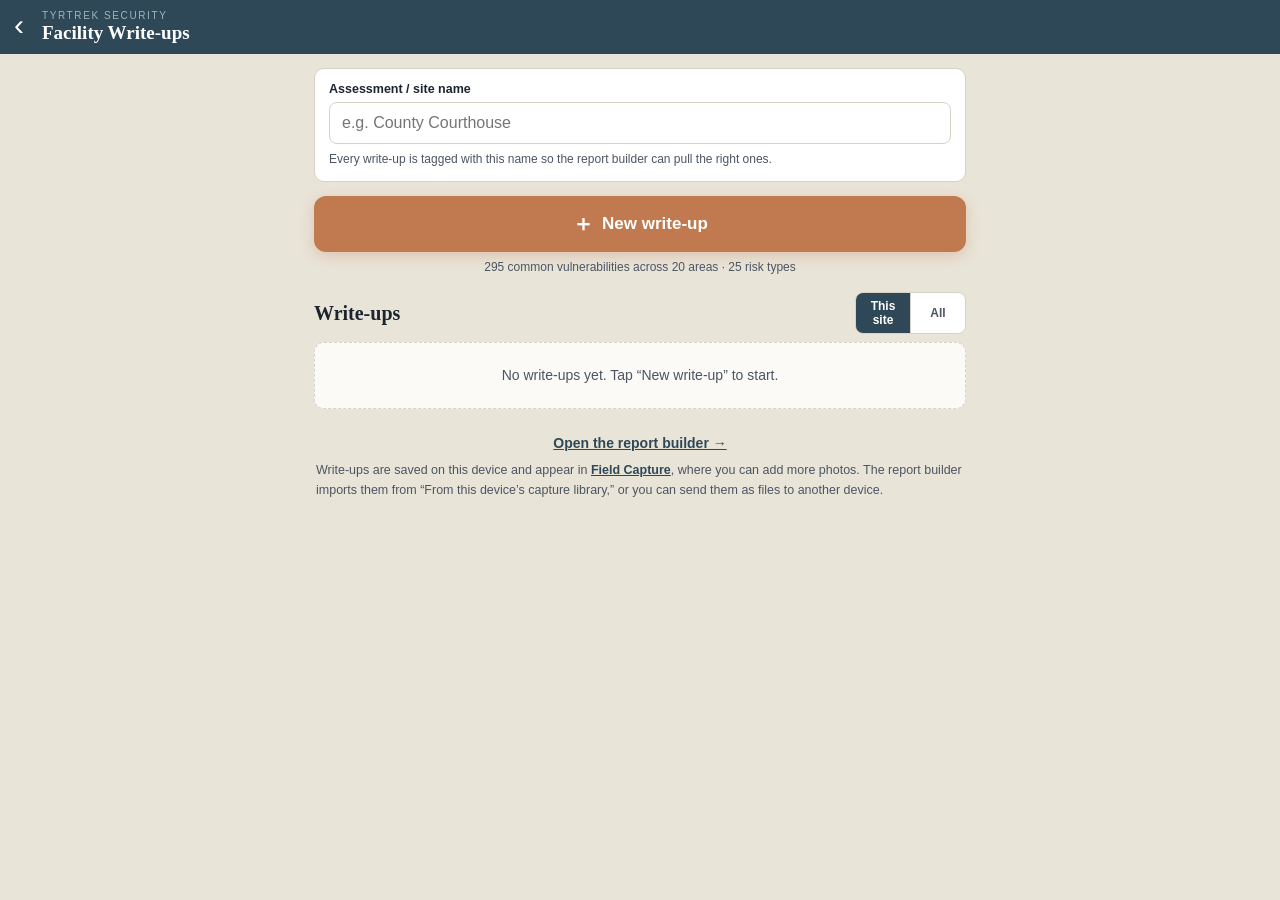
<file: assess/facility/index.html>
<!DOCTYPE html>
<html lang="en">
<head>
<meta charset="UTF-8">
<meta name="viewport" content="width=device-width, initial-scale=1.0, viewport-fit=cover">
<title>Tyrtrek Facility Write-ups</title>
<link rel="manifest" href="manifest.json">
<meta name="theme-color" content="#2f4858">
<link rel="icon" type="image/png" sizes="192x192" href="icon-192.png">
<link rel="apple-touch-icon" href="apple-touch-icon.png">
<meta name="apple-mobile-web-app-capable" content="yes">
<meta name="apple-mobile-web-app-status-bar-style" content="black-translucent">
<meta name="apple-mobile-web-app-title" content="VA Facility">
<meta name="mobile-web-app-capable" content="yes">
<link rel="stylesheet" href="../assess.css">
</head>
<body>
<div id="app"></div>
<script>window.TT_ASSESS = { track:'commercial', subject:'the Facility', title:'Facility Write-ups', builder:'../../app/' };</script>
<script src="../../shared/finding-kit.js"></script>
<script src="../lib/facility-core.js"></script>
<script src="../lib/facility-judicial.js"></script>
<script src="../engine.js"></script>
</body>
</html>
</file>
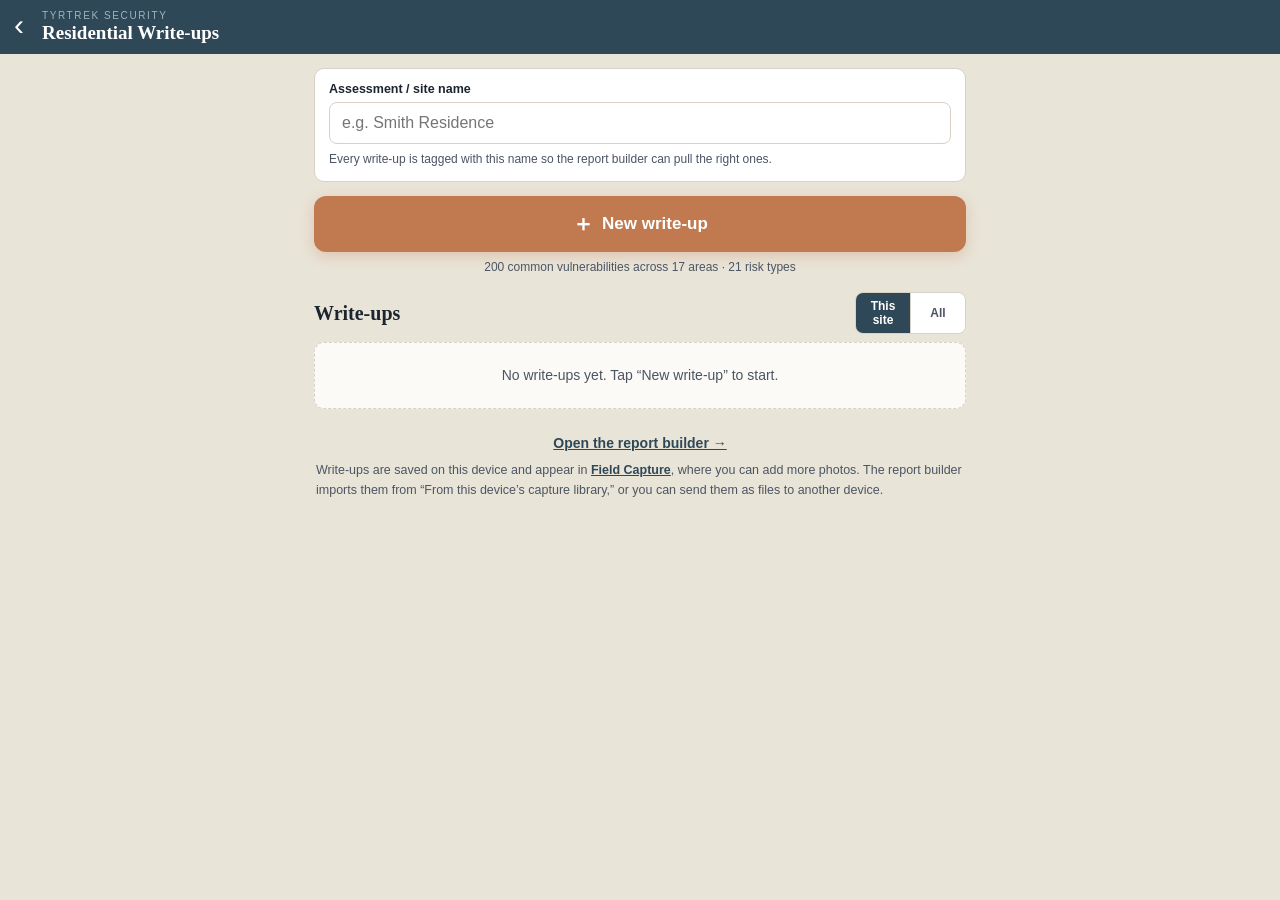
<file: assess/residential/index.html>
<!DOCTYPE html>
<html lang="en">
<head>
<meta charset="UTF-8">
<meta name="viewport" content="width=device-width, initial-scale=1.0, viewport-fit=cover">
<title>Tyrtrek Residential Write-ups</title>
<link rel="manifest" href="manifest.json">
<meta name="theme-color" content="#2f4858">
<link rel="icon" type="image/png" sizes="192x192" href="icon-192.png">
<link rel="apple-touch-icon" href="apple-touch-icon.png">
<meta name="apple-mobile-web-app-capable" content="yes">
<meta name="apple-mobile-web-app-status-bar-style" content="black-translucent">
<meta name="apple-mobile-web-app-title" content="VA Residential">
<meta name="mobile-web-app-capable" content="yes">
<link rel="stylesheet" href="../assess.css">
</head>
<body>
<div id="app"></div>
<script>window.TT_ASSESS = { track:'residential', subject:'the household', title:'Residential Write-ups', builder:'../../residential/' };</script>
<script src="../../shared/finding-kit.js"></script>
<script src="../lib/residential.js"></script>
<script src="../engine.js"></script>
</body>
</html>
</file>
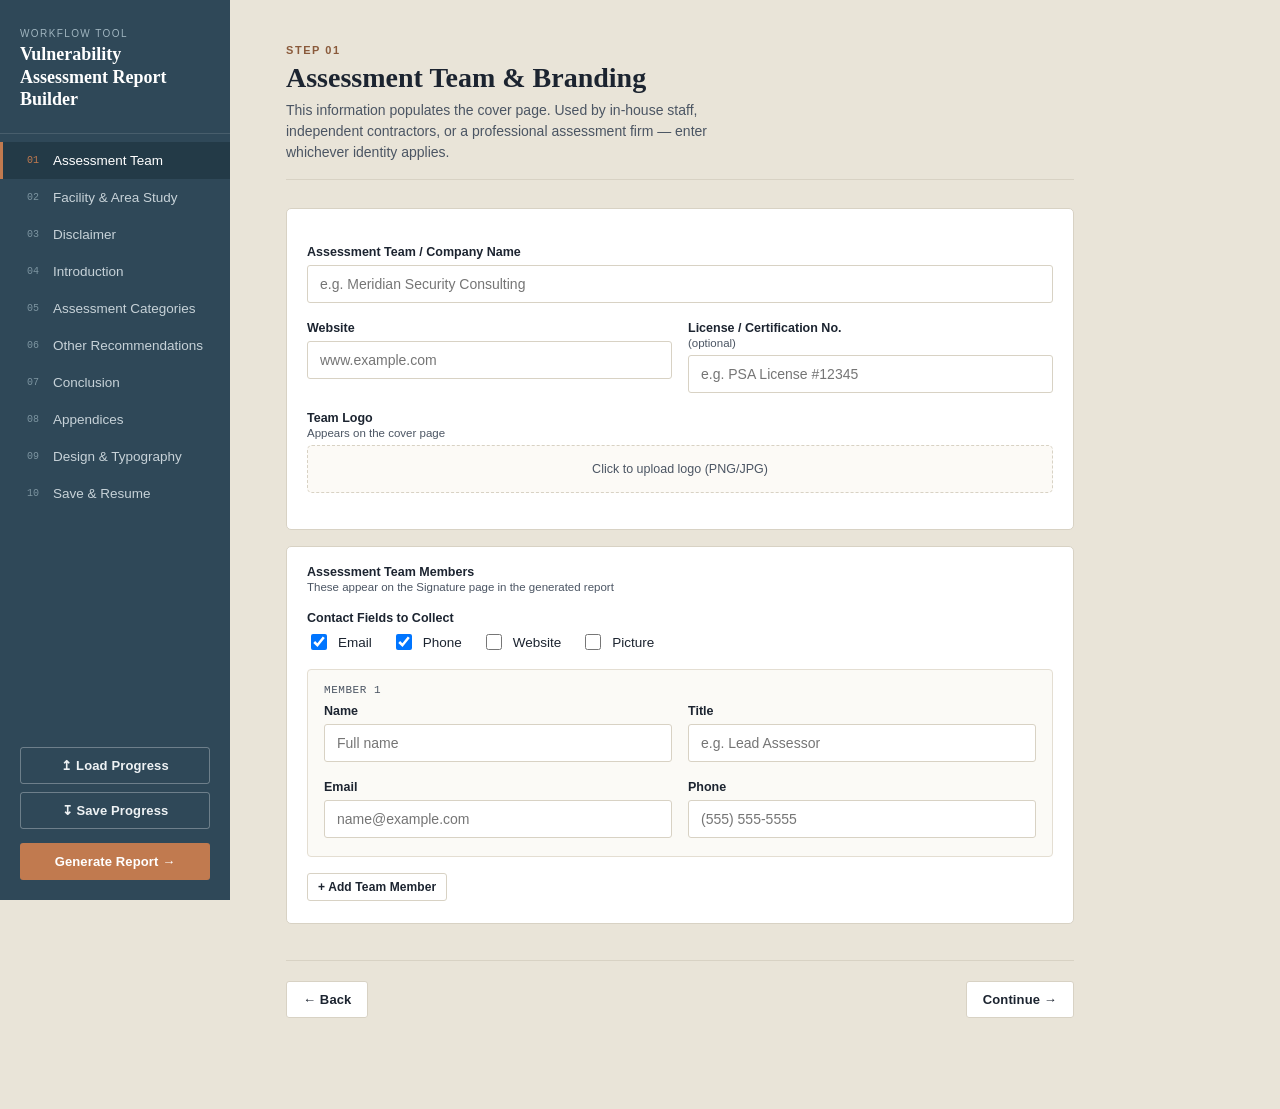
<file: index_fixed.html>
<!DOCTYPE html>
<html lang="en">
<head>
<meta charset="UTF-8">
<meta name="viewport" content="width=device-width, initial-scale=1.0, viewport-fit=cover">
<title>Vulnerability Assessment Report Generator</title>

<!-- PWA: installability -->
<link rel="manifest" href="manifest.json">
<meta name="theme-color" content="#2f4858">
<meta name="background-color" content="#e9e4d8">
<link rel="icon" type="image/png" sizes="192x192" href="icon-192.png">
<link rel="icon" type="image/png" sizes="512x512" href="icon-512.png">

<!-- iOS home-screen behavior (Safari doesn't read manifest.json for these) -->
<link rel="apple-touch-icon" href="apple-touch-icon.png">
<meta name="apple-mobile-web-app-capable" content="yes">
<meta name="apple-mobile-web-app-status-bar-style" content="black-translucent">
<meta name="apple-mobile-web-app-title" content="VA Report">
<meta name="mobile-web-app-capable" content="yes">
<style>
  :root{
    --ink:#1c2430;
    --ink-soft:#4b5563;
    --paper:#faf8f4;
    --paper-line:#e4ded2;
    --folder:#2f4858;
    --folder-dark:#233a47;
    --tab-active:#c17a4f;
    --accent:#8a5a3b;
    --low:#5b7f5e;
    --medium:#b98a35;
    --high:#b95c38;
    --critical:#a13c3c;
    --border:#d8d2c4;
    --serif:'Iowan Old Style','Palatino Linotype',Palatino,Georgia,serif;
    --sans:-apple-system,BlinkMacSystemFont,'Segoe UI',Roboto,Helvetica,Arial,sans-serif;
    --mono:'SF Mono',Consolas,Monaco,monospace;
  }
  *{box-sizing:border-box;}
  body{
    margin:0;
    font-family:var(--sans);
    color:var(--ink);
    background:#e9e4d8;
    -webkit-font-smoothing:antialiased;
  }
  /* ---------- APP SHELL ---------- */
  .app{
    display:flex;
    min-height:100vh;
  }
  .rail{
    width:230px;
    flex-shrink:0;
    background:var(--folder);
    color:#dfe6ea;
    padding:28px 0 20px;
    display:flex;
    flex-direction:column;
    position:sticky;
    top:0;
    height:100vh;
    overflow-y:auto;
  }
  .rail-brand{
    padding:0 20px 22px;
    border-bottom:1px solid rgba(255,255,255,.12);
    margin-bottom:8px;
  }
  .rail-brand .eyebrow{
    font-size:10px;
    letter-spacing:.14em;
    text-transform:uppercase;
    color:#9fb4bf;
    margin-bottom:4px;
  }
  .rail-brand h1{
    font-family:var(--serif);
    font-size:18px;
    font-weight:600;
    margin:0;
    line-height:1.25;
    color:#fff;
  }
  .tab{
    position:relative;
    display:flex;
    align-items:center;
    gap:10px;
    padding:11px 20px 11px 24px;
    font-size:13.5px;
    color:#c7d2d8;
    cursor:pointer;
    border-left:3px solid transparent;
    transition:background .15s, color .15s;
  }
  .tab .num{
    font-family:var(--mono);
    font-size:10px;
    color:#7d95a1;
    width:16px;
  }
  .tab:hover{ background:rgba(255,255,255,.05); color:#fff; }
  .tab.active{
    background:var(--folder-dark);
    color:#fff;
    border-left-color:var(--tab-active);
  }
  .tab.active .num{ color:var(--tab-active); }
  .rail-footer{
    margin-top:auto;
    padding:16px 20px 0;
  }
  .btn{
    display:inline-flex;
    align-items:center;
    justify-content:center;
    gap:8px;
    border:1px solid transparent;
    border-radius:3px;
    padding:10px 16px;
    font-size:13px;
    font-weight:600;
    cursor:pointer;
    font-family:var(--sans);
    letter-spacing:.01em;
  }
  .btn-primary{ background:var(--tab-active); color:#fff; }
  .btn-primary:hover{ background:#a8663d; }
  .btn-ghost{ background:transparent; border-color:rgba(255,255,255,.3); color:#eef2f4; width:100%; }
  .btn-ghost:hover{ background:rgba(255,255,255,.08); }
  .btn-outline{ background:#fff; border-color:var(--border); color:var(--ink); }
  .btn-outline:hover{ background:#f4f1ea; }
  .btn-small{ padding:6px 10px; font-size:12px; }
  .btn-danger{ color:var(--critical); background:transparent; border-color:transparent; }

  /* ---------- MAIN / FORM ---------- */
  .main{ flex:1; padding:44px 56px 90px; max-width:900px; }
  .panel{ display:none; }
  .panel.active{ display:block; animation:fade .2s ease; }
  @keyframes fade{ from{opacity:0; transform:translateY(4px);} to{opacity:1; transform:none;} }

  .panel-head{ margin-bottom:28px; border-bottom:1px solid var(--border); padding-bottom:16px; }
  .panel-head .eyebrow{ font-size:11px; letter-spacing:.14em; text-transform:uppercase; color:var(--accent); font-weight:700; margin-bottom:6px; }
  .panel-head h2{ font-family:var(--serif); font-size:28px; margin:0 0 6px; }
  .panel-head p{ margin:0; color:var(--ink-soft); font-size:14px; max-width:60ch; line-height:1.5; }

  label{ display:block; font-size:12.5px; font-weight:700; color:var(--ink); margin:18px 0 6px; }
  label .hint{ font-weight:400; color:var(--ink-soft); font-size:11.5px; display:block; margin-top:2px; }
  input[type=text], input[type=date], textarea, select{
    width:100%;
    font-family:var(--sans);
    font-size:14px;
    padding:10px 12px;
    border:1px solid var(--border);
    border-radius:3px;
    background:#fff;
    color:var(--ink);
  }
  textarea{ resize:vertical; min-height:90px; line-height:1.55; }
  input:focus, textarea:focus, select:focus{ outline:2px solid var(--accent); outline-offset:1px; }
  .row{ display:flex; gap:16px; }
  .row > div{ flex:1; }

  .field-group{ background:#fff; border:1px solid var(--border); border-radius:5px; padding:18px 20px 22px; margin-bottom:16px; }

  /* photo uploader */
  .photo-drop{
    border:1.5px dashed var(--border);
    border-radius:5px;
    padding:16px;
    text-align:center;
    font-size:12.5px;
    color:var(--ink-soft);
    cursor:pointer;
    background:#fcfaf6;
  }
  .photo-drop:hover{ border-color:var(--accent); color:var(--accent); }
  .photo-grid{ display:flex; flex-wrap:wrap; gap:14px; margin-top:14px; }
  .photo-card{ width:300px; }
  .photo-card img{ width:300px; height:210px; object-fit:cover; border-radius:3px; border:1px solid var(--border); display:block; }
  .photo-card input{ margin-top:6px; font-size:11.5px; padding:6px 8px; }
  .photo-card .remove{ font-size:11px; color:var(--critical); background:none; border:none; cursor:pointer; margin-top:4px; padding:0; }

  /* category cards */
  .cat-card{ background:#fff; border:1px solid var(--border); border-radius:5px; margin-bottom:14px; overflow:hidden; }
  .cat-card-head{ display:flex; align-items:center; gap:12px; padding:14px 18px; background:#f6f3ec; cursor:pointer; }
  .cat-card-head input[type=checkbox]{ width:17px; height:17px; accent-color:var(--accent); }
  .cat-card-head .cat-name{ font-weight:700; font-size:14.5px; flex:1; font-family:var(--serif); }
  .cat-card-head .chev{ font-size:11px; color:var(--ink-soft); transition:transform .15s; }
  .cat-card.no-report .cat-card-head{ background:#efece3; }
  .cat-card.no-report .cat-name{ color:var(--ink-soft); }
  .status-select{ width:auto; font-size:12px; padding:5px 8px; }
  .cat-card.open .chev{ transform:rotate(90deg); }
  .cat-card-body{ display:none; padding:16px 20px 20px; }
  .cat-card.open .cat-card-body{ display:block; }
  .vuln-card{ background:#fbfaf6; border:1px solid var(--paper-line); border-radius:4px; padding:14px 16px 18px; margin-bottom:14px; }
  .vuln-card-top{ display:flex; align-items:center; gap:10px; }
  .vuln-index{ font-family:var(--mono); font-size:11px; color:var(--ink-soft); text-transform:uppercase; letter-spacing:.05em; flex:1; }
  .vuln-card-top .priority-select{ min-width:150px; }
  .member-card{ background:#fbfaf6; border:1px solid var(--paper-line); border-radius:4px; padding:14px 16px 18px; margin-bottom:12px; }
  .member-card-top{ display:flex; align-items:center; gap:10px; margin-bottom:8px; }
  .member-card-top .member-index{ font-family:var(--mono); font-size:11px; color:var(--ink-soft); flex:1; text-transform:uppercase; letter-spacing:.05em; }
  .member-photo-thumb{ width:64px; height:64px; object-fit:cover; border-radius:50%; border:1px solid var(--border); display:block; }
  .priority-select{ width:auto; display:inline-block; min-width:170px; }
  .cat-remove{ font-size:11px; color:var(--critical); background:none; border:none; cursor:pointer; }
  .add-cat-row{ display:flex; gap:10px; margin-top:6px; }
  .add-cat-row input{ flex:1; }

  .conclusion-table{ width:100%; border-collapse:collapse; margin-top:16px; font-size:13px; }
  .conclusion-table th, .conclusion-table td{ border:1px solid var(--border); padding:8px 10px; text-align:left; }
  .conclusion-table th{ background:#f6f3ec; font-size:11px; text-transform:uppercase; letter-spacing:.05em; }
  .pill{ display:inline-block; padding:2px 9px; border-radius:20px; font-size:11px; font-weight:700; color:#fff; }
  .pill.low{ background:var(--low); } .pill.medium{ background:var(--medium); }
  .pill.high{ background:var(--high); } .pill.critical{ background:var(--critical); }
  .pill.unrated{ background:#9aa1a8; }

  .nav-buttons{ display:flex; justify-content:space-between; margin-top:36px; padding-top:20px; border-top:1px solid var(--border); }

  /* ---------- REPORT / PRINT VIEW ---------- */
  #reportView{ display:none; background:#d9d3c4; min-height:100vh; padding:40px 0 80px; }
  #reportView.active{ display:block; }
  .toolbar{
    position:sticky; top:0; z-index:20;
    background:var(--folder-dark); color:#fff;
    padding:12px 30px; display:flex; align-items:center; justify-content:space-between;
    margin-bottom:30px;
  }
  .toolbar .toolbar-title{ font-family:var(--serif); font-size:14px; }
  .toolbar-actions{ display:flex; gap:10px; }
  .sheet{
    width:816px; min-height:1056px; margin:0 auto 26px; background:var(--paper);
    box-shadow:0 6px 24px rgba(0,0,0,.18);
    padding:70px 72px; position:relative;
  }
  .sheet.cover{ display:flex; flex-direction:column; justify-content:space-between; }
  .cover .logo-slot{ width:120px; height:120px; border-radius:4px; display:flex; align-items:center; justify-content:center; overflow:hidden; margin-bottom:26px; }
  .cover .logo-slot.empty{ border:1px dashed var(--border); }
  .cover .logo-slot img{ width:100%; height:100%; object-fit:contain; }
  .cover .team-line{ font-size:12.5px; color:var(--ink-soft); }
  .cover .kicker{ font-size:11px; letter-spacing:.18em; text-transform:uppercase; color:var(--accent); font-weight:700; margin-bottom:14px; }
  .cover h1{
    font-family:var(--title-font-family, var(--serif)); font-size:var(--title-font-size, 42px);
    font-weight:var(--title-font-weight, 400); font-style:var(--title-font-style, normal);
    text-decoration:var(--title-text-decoration, none); line-height:1.08; margin:0 0 10px;
  }
  .cover h2{
    font-family:var(--title-font-family, var(--serif)); font-size:calc(var(--title-font-size, 42px) * 0.52);
    font-weight:var(--title-font-weight, 400); font-style:var(--title-font-style, normal);
    text-decoration:var(--title-text-decoration, none); color:var(--ink-soft); margin:0 0 40px;
  }
  .cover-meta{ display:grid; grid-template-columns:1fr 1fr; gap:14px 30px; border-top:1px solid var(--paper-line); padding-top:22px; font-size:12.5px; }
  .cover-meta .k{ text-transform:uppercase; letter-spacing:.08em; color:var(--ink-soft); font-size:10px; margin-bottom:3px; }
  .cover-meta .v{ font-size:14px; }
  .conf-strip{ margin-top:30px; padding:10px 14px; background:#f1ece0; border-left:3px solid var(--accent); font-size:11.5px; color:var(--ink-soft); }

  .sheet h1.section-title{ font-family:var(--serif); font-size:26px; border-bottom:2px solid var(--ink); padding-bottom:10px; margin:0 0 22px; }
  .sheet h2.sub-title{ font-family:var(--serif); font-size:17px; margin:26px 0 8px; color:var(--accent); }
  .sheet p, .sheet li, .sheet .body-block, .sheet td{
    font-family:var(--report-font-family, var(--sans)); font-size:var(--report-font-size, 13.5px);
    font-weight:var(--report-font-weight, 400); font-style:var(--report-font-style, normal);
    text-decoration:var(--report-text-decoration, none); line-height:1.7; color:#2a2f36;
  }
  .sheet .body-block{ white-space:pre-wrap; }
  .toc-line{ display:flex; align-items:baseline; gap:8px; font-size:13.5px; margin:9px 0; }
  .toc-line .dots{ flex:1; border-bottom:1px dotted #a39c8a; height:1px; margin-bottom:4px; }
  .disclaimer-box{ border:1px solid var(--ink); padding:24px; font-size:12.5px; line-height:1.7; background:#fff; }
  .disclaimer-box h1{ font-family:var(--serif); font-size:20px; margin-top:0; }

  .report-photo-grid{ display:flex; flex-wrap:wrap; gap:20px; margin:14px 0 4px; align-items:flex-start; }
  .report-photo-grid figure{ margin:0; max-width:100%; }
  .photo-resize-wrap{
    width:440px; height:300px; overflow:hidden; display:block;
    min-width:150px; min-height:100px; max-width:650px; max-height:520px;
    border:1px solid var(--paper-line);
  }
  .photo-resize-wrap img{ width:100%; height:100%; object-fit:cover; display:block; pointer-events:none; }
  .report-photo-grid figcaption{
    font-size:12.5px; font-weight:600; font-style:normal; color:var(--ink);
    margin-top:8px; padding-left:8px; border-left:3px solid var(--accent); line-height:1.4;
  }
  .resize-hint{ font-size:11px; color:var(--ink-soft); margin:8px 0 0; font-style:italic; }
  @media print{
    .photo-resize-wrap{ resize:none !important; cursor:default; overflow:visible; }
    .resize-hint{ display:none !important; }
    .resize-handle{ display:none !important; }
    .menu-toggle, .rail-scrim{ display:none !important; }
  }

  .finding-block{ break-inside:avoid; margin-bottom:26px; padding-bottom:20px; border-bottom:1px solid var(--paper-line); }
  .finding-block:last-child{ border-bottom:none; }
  .finding-block h3{ font-family:var(--serif); font-size:18px; margin:0 0 4px; }
  .finding-block .label{ font-size:10.5px; text-transform:uppercase; letter-spacing:.08em; color:var(--accent); font-weight:700; margin:14px 0 4px; }

  .page-break{ break-before:page; }
  .empty-note{ font-size:12.5px; color:var(--ink-soft); font-style:italic; }

  /* ---- Signature block ---- */
  .sig-tabs{ display:flex; gap:8px; margin:6px 0 12px; }
  .sig-tab{
    font-family:var(--sans); font-size:12.5px; font-weight:600; padding:8px 14px;
    border:1px solid var(--border); background:#fff; color:var(--ink-soft); border-radius:3px; cursor:pointer;
  }
  .sig-tab.active{ background:var(--folder); color:#fff; border-color:var(--folder); }
  .sig-typed-input{ margin-bottom:10px; }
  .sig-typed-preview{
    font-family:'Snell Roundhand','Brush Script MT','Segoe Script',cursive;
    font-size:38px; color:var(--ink); border-bottom:1.5px solid var(--ink); padding:6px 10px 12px;
    min-height:56px; max-width:420px;
  }
  .sig-typed-preview.locked{ border-bottom:none; margin-bottom:0; padding-left:0; }
  .sig-canvas-wrap{ display:inline-block; border:1.5px solid var(--border); border-radius:4px; background:#fff; }
  .sig-canvas-wrap canvas{ display:block; cursor:crosshair; }
  .sig-locked{ border:1.5px solid var(--ink); border-radius:5px; padding:22px 26px; background:#fff; max-width:480px; }
  @media print{
    .sig-tabs, #sigTypeWrap input, .sig-canvas-wrap, #signatureArea .btn{ display:none !important; }
    .no-print{ display:none !important; }
  }

  @media print{
    body{ background:#fff; }
    .rail, .toolbar, .app{ display:none !important; }
    #reportView{ display:block !important; padding:0; background:#fff; }
    .sheet{ box-shadow:none; width:auto; min-height:0; margin:0; padding:0.6in 0.75in; }
    .page-break{ break-before:page; }
    a{ color:inherit; text-decoration:none; }
  }

  /* ---------- CUSTOM RESIZE HANDLE (touch + mouse) ----------
     Native CSS `resize` (used above) has no touch equivalent on
     phones/tablets, so photos there get this explicit drag handle
     instead. Both mechanisms coexist: desktop mice keep the native
     corner resize, and this handle drives resizing wherever the CSS
     one can't be grabbed with a finger. */
  .photo-resize-wrap{ position:relative; }
  .resize-handle{
    position:absolute; right:0; bottom:0; width:26px; height:26px;
    touch-action:none; cursor:nwse-resize;
    background:linear-gradient(135deg, transparent 50%, rgba(28,36,48,.55) 50%);
    border-bottom-right-radius:2px;
  }
  .resize-handle::after{
    content:''; position:absolute; right:5px; bottom:5px; width:8px; height:8px;
    border-right:2px solid #fff; border-bottom:2px solid #fff; opacity:.85;
  }

  /* ---------- MOBILE LAYOUT ---------- */
  .menu-toggle{
    display:none;
    align-items:center; justify-content:center;
    width:40px; height:40px; border-radius:6px;
    background:var(--folder-dark); border:1px solid rgba(255,255,255,.18);
    color:#fff; font-size:18px; cursor:pointer; flex-shrink:0;
  }
  .rail-scrim{
    display:none; position:fixed; inset:0; background:rgba(20,26,33,.45);
    z-index:39;
  }
  .mobile-topbar{ display:none; }

  @media (max-width: 820px){
    .app{ flex-direction:column; }
    .mobile-topbar{
      display:flex; align-items:center; gap:12px;
      background:var(--folder); color:#fff; padding:12px 16px;
      position:sticky; top:0; z-index:20;
      padding-top:calc(12px + env(safe-area-inset-top));
    }
    .mobile-topbar h1{ font-family:var(--serif); font-size:16px; margin:0; font-weight:600; }
    .menu-toggle{ display:inline-flex; }
    .rail{
      position:fixed; top:0; left:0; bottom:0; z-index:40;
      width:82vw; max-width:300px; height:100vh;
      transform:translateX(-100%);
      transition:transform .22s ease;
      padding-top:calc(28px + env(safe-area-inset-top));
      box-shadow:2px 0 18px rgba(0,0,0,.25);
    }
    .rail.open{ transform:translateX(0); }
    .rail-scrim.open{ display:block; }
    .main{ padding:20px 16px 100px; max-width:100%; }
    .panel-head h2{ font-size:22px; }
    .toolbar{ flex-wrap:wrap; gap:8px; }
    .photo-resize-wrap{ width:100%; max-width:100%; height:220px; }
    input, select, textarea, button{ font-size:16px; } /* prevents iOS auto-zoom on focus */
  }
</style>
</head>
<body>

<div class="mobile-topbar">
  <button class="menu-toggle" id="menuToggle" aria-label="Open step navigation" aria-expanded="false">☰</button>
  <h1>VA Report Builder</h1>
</div>
<div class="rail-scrim" id="railScrim"></div>

<div class="app" id="appShell">
  <nav class="rail" id="mainRail">
    <div class="rail-brand">
      <div class="eyebrow">Workflow Tool</div>
      <h1>Vulnerability Assessment Report Builder</h1>
    </div>
    <div class="tab active" data-panel="team"><span class="num">01</span>Assessment Team</div>
    <div class="tab" data-panel="facility"><span class="num">02</span>Facility &amp; Area Study</div>
    <div class="tab" data-panel="disclaimer"><span class="num">03</span>Disclaimer</div>
    <div class="tab" data-panel="intro"><span class="num">04</span>Introduction</div>
    <div class="tab" data-panel="categories"><span class="num">05</span>Assessment Categories</div>
    <div class="tab" data-panel="other"><span class="num">06</span>Other Recommendations</div>
    <div class="tab" data-panel="conclusion"><span class="num">07</span>Conclusion</div>
    <div class="tab" data-panel="appendix"><span class="num">08</span>Appendices</div>
    <div class="tab" data-panel="design"><span class="num">09</span>Design &amp; Typography</div>
    <div class="tab" data-panel="save"><span class="num">10</span>Save &amp; Resume</div>
    <div class="rail-footer">
      <button class="btn btn-ghost" onclick="document.getElementById('loadInput').click()">↥ Load Progress</button>
      <input type="file" id="loadInput" accept="application/json" style="display:none" onchange="loadProgress(event)">
      <button class="btn btn-ghost" style="margin-top:8px" onclick="saveProgress()">↧ Save Progress</button>
      <button class="btn btn-primary" style="width:100%; margin-top:14px" onclick="generateReport()">Generate Report →</button>
    </div>
  </nav>

  <main class="main">

    <!-- 01 TEAM -->
    <section class="panel active" id="panel-team">
      <div class="panel-head">
        <div class="eyebrow">Step 01</div>
        <h2>Assessment Team &amp; Branding</h2>
        <p>This information populates the cover page. Used by in-house staff, independent contractors, or a professional assessment firm — enter whichever identity applies.</p>
      </div>
      <div class="field-group">
        <label>Assessment Team / Company Name</label>
        <input type="text" id="teamName" placeholder="e.g. Meridian Security Consulting">
        <div class="row">
          <div>
            <label>Website</label>
            <input type="text" id="teamWebsite" placeholder="www.example.com">
          </div>
          <div>
            <label>License / Certification No. <span class="hint">(optional)</span></label>
            <input type="text" id="teamLicense" placeholder="e.g. PSA License #12345">
          </div>
        </div>
        <label>Team Logo <span class="hint">Appears on the cover page</span></label>
        <div class="photo-drop" onclick="document.getElementById('logoInput').click()">Click to upload logo (PNG/JPG)</div>
        <input type="file" id="logoInput" accept="image/*" style="display:none" onchange="handleLogo(event)">
        <div id="logoPreviewWrap" class="photo-grid"></div>
      </div>

      <div class="field-group">
        <label style="margin-top:0">Assessment Team Members <span class="hint">These appear on the Signature page in the generated report</span></label>
        <label>Contact Fields to Collect</label>
        <div style="display:flex; flex-wrap:wrap; gap:20px; margin-top:4px;">
          <label style="margin:0; font-weight:400; font-size:13.5px; display:flex; align-items:center; gap:8px;"><input type="checkbox" id="teamCfgEmail" checked onchange="updateTeamConfig()" style="width:16px;height:16px;"> Email</label>
          <label style="margin:0; font-weight:400; font-size:13.5px; display:flex; align-items:center; gap:8px;"><input type="checkbox" id="teamCfgPhone" checked onchange="updateTeamConfig()" style="width:16px;height:16px;"> Phone</label>
          <label style="margin:0; font-weight:400; font-size:13.5px; display:flex; align-items:center; gap:8px;"><input type="checkbox" id="teamCfgWebsite" onchange="updateTeamConfig()" style="width:16px;height:16px;"> Website</label>
          <label style="margin:0; font-weight:400; font-size:13.5px; display:flex; align-items:center; gap:8px;"><input type="checkbox" id="teamCfgPhoto" onchange="updateTeamConfig()" style="width:16px;height:16px;"> Picture</label>
        </div>
        <div id="teamMemberList" style="margin-top:16px;"></div>
        <button class="btn btn-outline btn-small" style="margin-top:4px" onclick="addTeamMember()">+ Add Team Member</button>
      </div>
    </section>

    <!-- 02 FACILITY -->
    <section class="panel" id="panel-facility">
      <div class="panel-head">
        <div class="eyebrow">Step 02</div>
        <h2>Facility Overview &amp; Area Study</h2>
        <p>Identify the facility, residence, or infrastructure being assessed, add site photographs, and describe the surrounding area.</p>
      </div>
      <div class="field-group">
        <label>Facility Name</label>
        <input type="text" id="facName" placeholder="e.g. Riverside Distribution Center">
        <label>Address</label>
        <input type="text" id="facAddress" placeholder="Street, City, State, ZIP">
        <div class="row">
          <div><label>Facility Type</label><input type="text" id="facType" placeholder="e.g. Commercial warehouse, house of worship, private residence"></div>
          <div><label>Report Date</label><input type="date" id="facDate"></div>
        </div>
        <div class="row">
          <div><label>Report Author</label><input type="text" id="facAuthor" placeholder="Lead assessor name"></div>
          <div><label>Distribution / Confidentiality</label><input type="text" id="facDistribution" placeholder="e.g. Confidential — Client leadership only"></div>
        </div>
      </div>

      <div class="field-group">
        <label style="margin-top:0">Facility Photographs <span class="hint">Building face, overhead/aerial view, signage, seals, or identifying marks</span></label>
        <div class="photo-drop" onclick="document.getElementById('facPhotoInput').click()">Click to upload one or more photos</div>
        <input type="file" id="facPhotoInput" accept="image/*" multiple style="display:none" onchange="handlePhotos(event,'facilityPhotos')">
        <div id="facilityPhotos-grid" class="photo-grid"></div>
      </div>

      <div class="field-group">
        <label style="margin-top:0">Area Study</label>
        <label>Neighboring Properties &amp; Surroundings</label>
        <textarea id="areaNeighbors" placeholder="Describe adjacent properties, land use, shared access points, and any businesses or residences that affect the facility's risk profile."></textarea>
        <label>Local Crime Statistics <span class="hint">Cite source, e.g. local PD or UCR data</span></label>
        <textarea id="areaCrime" placeholder="Summarize relevant crime trends in the immediate area and their source."></textarea>
        <label>Other Area Factors</label>
        <textarea id="areaOther" placeholder="Transportation/access routes, natural hazards, community factors, foot traffic patterns, etc."></textarea>
      </div>
    </section>

    <!-- 03 DISCLAIMER -->
    <section class="panel" id="panel-disclaimer">
      <div class="panel-head">
        <div class="eyebrow">Step 03</div>
        <h2>Legal Disclaimer</h2>
        <p>Standard language is pre-filled below. Edit to match your organization's counsel-approved wording — this text is included verbatim on its own page in every generated report.</p>
      </div>
      <div class="field-group">
        <textarea id="disclaimerText" style="min-height:260px"></textarea>
      </div>
    </section>

    <!-- 04 INTRO -->
    <section class="panel" id="panel-intro">
      <div class="panel-head">
        <div class="eyebrow">Step 04</div>
        <h2>Introduction to Vulnerability Assessments</h2>
        <p>General-purpose orientation text for stakeholders unfamiliar with vulnerability assessments, plus the Mission &amp; Scope statement that defines exactly what this assessment covers. The priority-rating legend defined here is referenced later in the Conclusion.</p>
      </div>
      <div class="field-group">
        <textarea id="introText" style="min-height:260px"></textarea>
      </div>

      <div class="field-group">
        <label style="margin-top:0">Mission Statement</label>
        <p style="font-size:12.5px; color:var(--ink-soft); margin:0 0 6px;">Why this assessment was performed and whose interest it serves.</p>
        <textarea id="missionText" style="min-height:110px"></textarea>

        <label>Scope Statement</label>
        <p style="font-size:12.5px; color:var(--ink-soft); margin:0 0 6px;">What this assessment covers — and explicitly does not — in general terms.</p>
        <textarea id="scopeText" style="min-height:140px"></textarea>

        <label>Assessment Boundaries <span class="hint">Site-specific — e.g. which buildings, floors, or property lines were included</span></label>
        <textarea id="scopeBoundaries" placeholder="e.g. This assessment covers the main building interior and exterior perimeter up to the property line. Adjacent tenant spaces and off-site parking are outside this scope."></textarea>

        <label>Limitations <span class="hint">Conditions that constrained the assessment, if any</span></label>
        <textarea id="scopeLimitations" placeholder="e.g. Weather limited exterior lighting evaluation to daylight hours. Server room access was escorted and time-limited."></textarea>

        <label>Scope Coverage Summary <span class="hint">Auto-generated from Step 05 — set each category's status there</span></label>
        <div id="scopeCoveragePreview"></div>
      </div>
    </section>

    <!-- 05 CATEGORIES -->
    <section class="panel" id="panel-categories">
      <div class="panel-head">
        <div class="eyebrow">Step 05</div>
        <h2>Assessment Categories</h2>
        <p>Uncheck any category that doesn't apply to this facility, or add a custom one. Each category is narrative-only — observations and recommendations in plain language, with an overall priority used to build the Conclusion summary table.</p>
      </div>
      <div id="categoryList"></div>
      <div class="add-cat-row">
        <input type="text" id="newCatName" placeholder="Add a custom category (e.g. Loading Dock, IT/Server Room)">
        <button class="btn btn-outline btn-small" onclick="addCategory()">+ Add Category</button>
      </div>
    </section>

    <!-- 06 OTHER -->
    <section class="panel" id="panel-other">
      <div class="panel-head">
        <div class="eyebrow">Step 06</div>
        <h2>Other Security Recommendations</h2>
        <p>Cross-cutting observations that don't belong to a single category — policy gaps, training needs, budget-phased items, etc.</p>
      </div>
      <div class="field-group">
        <textarea id="otherRecs" style="min-height:200px" placeholder="Enter any additional recommendations here."></textarea>
      </div>
    </section>

    <!-- 07 CONCLUSION -->
    <section class="panel" id="panel-conclusion">
      <div class="panel-head">
        <div class="eyebrow">Step 07</div>
        <h2>Full Conclusion</h2>
        <p>Summarize overall risk posture and closing remarks. The priority table below is generated automatically from the ratings set on each category in Step 05.</p>
      </div>
      <div class="field-group">
        <textarea id="conclusionText" style="min-height:180px" placeholder="Provide the overall closing assessment and top-line recommendations for leadership."></textarea>
        <label>Priority Summary <span class="hint">Auto-generated — set ratings in the Categories step</span></label>
        <div id="prioritySummaryPreview"></div>
      </div>
    </section>

    <!-- 08 APPENDIX -->
    <section class="panel" id="panel-appendix">
      <div class="panel-head">
        <div class="eyebrow">Step 08</div>
        <h2>Appendices</h2>
        <p>Attach blueprints, floor plans, or diagrams, and list any references or exhibits cited in the report.</p>
      </div>
      <div class="field-group">
        <label style="margin-top:0">Blueprints / Building Diagrams</label>
        <div class="photo-drop" onclick="document.getElementById('bpInput').click()">Click to upload blueprint or diagram images</div>
        <input type="file" id="bpInput" accept="image/*" multiple style="display:none" onchange="handlePhotos(event,'blueprints')">
        <div id="blueprints-grid" class="photo-grid"></div>
        <label>References &amp; Exhibits</label>
        <textarea id="referencesText" placeholder="List any cited standards, reports, or supporting exhibits (e.g. ASIS ESRM guidelines, local PD crime data, prior audit reports)."></textarea>
      </div>
    </section>

    <!-- 09 DESIGN & TYPOGRAPHY -->
    <section class="panel" id="panel-design">
      <div class="panel-head">
        <div class="eyebrow">Step 09</div>
        <h2>Design &amp; Typography</h2>
        <p>Control the look of the generated report. "Report-Wide" settings apply to body text throughout every section; "Title Page" settings apply only to the facility name and subtitle on the cover.</p>
      </div>

      <div class="field-group">
        <label style="margin-top:0">Report-Wide Typography</label>
        <div class="row">
          <div>
            <label>Font Type</label>
            <select id="bodyFontFamily">
              <option value="-apple-system,BlinkMacSystemFont,'Segoe UI',Roboto,Helvetica,Arial,sans-serif">Clean Sans (Segoe UI / Helvetica)</option>
              <option value="Arial,Helvetica,sans-serif">Modern Sans (Arial)</option>
              <option value="Georgia,'Times New Roman',serif">Classic Serif (Georgia)</option>
              <option value="'Times New Roman',Times,serif">Traditional Serif (Times New Roman)</option>
              <option value="'Courier New',Courier,monospace">Typewriter (Courier New)</option>
            </select>
          </div>
          <div>
            <label>Font Size</label>
            <select id="bodyFontSize">
              <option value="11.5px">Small</option>
              <option value="13.5px" selected>Medium (Default)</option>
              <option value="15px">Large</option>
              <option value="17px">Extra Large</option>
            </select>
          </div>
        </div>
        <label>Text Style</label>
        <div style="display:flex; gap:20px; margin-top:4px;">
          <label style="margin:0; font-weight:400; font-size:13.5px; display:flex; align-items:center; gap:8px;"><input type="checkbox" id="bodyBold" style="width:16px;height:16px;"> Bold</label>
          <label style="margin:0; font-weight:400; font-size:13.5px; display:flex; align-items:center; gap:8px;"><input type="checkbox" id="bodyItalic" style="width:16px;height:16px;"> Italic</label>
          <label style="margin:0; font-weight:400; font-size:13.5px; display:flex; align-items:center; gap:8px;"><input type="checkbox" id="bodyUnderline" style="width:16px;height:16px;"> Underline</label>
        </div>
      </div>

      <div class="field-group">
        <label style="margin-top:0">Title Page Typography</label>
        <p style="font-size:12.5px; color:var(--ink-soft); margin:0 0 6px;">Applies to the facility name and address on the cover page.</p>
        <div class="row">
          <div>
            <label>Font Type</label>
            <select id="titleFontFamily">
              <option value="'Iowan Old Style','Palatino Linotype',Palatino,Georgia,serif" selected>Classic Serif (Default)</option>
              <option value="Georgia,'Times New Roman',serif">Georgia</option>
              <option value="'Times New Roman',Times,serif">Times New Roman</option>
              <option value="Arial,Helvetica,sans-serif">Modern Sans (Arial)</option>
              <option value="-apple-system,BlinkMacSystemFont,'Segoe UI',Roboto,sans-serif">Clean Sans (Segoe UI)</option>
              <option value="'Courier New',Courier,monospace">Typewriter (Courier New)</option>
            </select>
          </div>
          <div>
            <label>Title Size</label>
            <select id="titleFontSize">
              <option value="32px">Small</option>
              <option value="42px" selected>Medium (Default)</option>
              <option value="52px">Large</option>
              <option value="62px">Extra Large</option>
            </select>
          </div>
        </div>
        <label>Text Style</label>
        <div style="display:flex; gap:20px; margin-top:4px;">
          <label style="margin:0; font-weight:400; font-size:13.5px; display:flex; align-items:center; gap:8px;"><input type="checkbox" id="titleBold" style="width:16px;height:16px;"> Bold</label>
          <label style="margin:0; font-weight:400; font-size:13.5px; display:flex; align-items:center; gap:8px;"><input type="checkbox" id="titleItalic" style="width:16px;height:16px;"> Italic</label>
          <label style="margin:0; font-weight:400; font-size:13.5px; display:flex; align-items:center; gap:8px;"><input type="checkbox" id="titleUnderline" style="width:16px;height:16px;"> Underline</label>
        </div>
      </div>
    </section>
    <section class="panel" id="panel-save">
      <div class="panel-head">
        <div class="eyebrow">Step 10</div>
        <h2>Save &amp; Resume</h2>
        <p>Nothing is stored automatically — this tool keeps no server or browser storage. Save your progress to a file you keep (local drive, shared folder, etc.) and load it later to pick up where you left off, on this or any other computer.</p>
      </div>

      <div class="field-group">
        <label style="margin-top:0">Saved File Naming Convention</label>
        <p style="font-size:12.5px; color:var(--ink-soft); margin:0 0 6px;">Choose which details appear in the file name, in order, and how they're separated. This same name is also suggested when you print/save the final report as a PDF.</p>

        <label>Include in File Name</label>
        <div style="display:flex; flex-direction:column; gap:8px; margin-top:4px;">
          <label style="margin:0; font-weight:400; font-size:13.5px; display:flex; align-items:center; gap:8px;"><input type="checkbox" id="nameField-facility" checked onchange="updateFilenamePreview()" style="width:16px;height:16px;"> Facility Name</label>
          <label style="margin:0; font-weight:400; font-size:13.5px; display:flex; align-items:center; gap:8px;"><input type="checkbox" id="nameField-date" checked onchange="updateFilenamePreview()" style="width:16px;height:16px;"> Report Date</label>
          <label style="margin:0; font-weight:400; font-size:13.5px; display:flex; align-items:center; gap:8px;"><input type="checkbox" id="nameField-team" onchange="updateFilenamePreview()" style="width:16px;height:16px;"> Assessment Team Name</label>
          <label style="margin:0; font-weight:400; font-size:13.5px; display:flex; align-items:center; gap:8px;"><input type="checkbox" id="nameField-author" onchange="updateFilenamePreview()" style="width:16px;height:16px;"> Report Author</label>
          <label style="margin:0; font-weight:400; font-size:13.5px; display:flex; align-items:center; gap:8px;"><input type="checkbox" id="nameField-status" checked onchange="updateFilenamePreview()" style="width:16px;height:16px;"> Status (Draft/Final)</label>
        </div>

        <div class="row" style="margin-top:16px;">
          <div>
            <label>Field Order</label>
            <select id="nameFieldOrder" onchange="updateFilenamePreview()">
              <option value="facility,date,team,author,status">Facility → Date → Team → Author → Status</option>
              <option value="date,facility,team,author,status">Date → Facility → Team → Author → Status</option>
              <option value="team,facility,date,author,status">Team → Facility → Date → Author → Status</option>
              <option value="status,facility,date,team,author">Status → Facility → Date → Team → Author</option>
            </select>
          </div>
          <div>
            <label>Separator</label>
            <select id="nameSeparator" onchange="updateFilenamePreview()">
              <option value="_">Underscore ( _ )</option>
              <option value="-">Hyphen ( - )</option>
              <option value=" ">Space</option>
            </select>
          </div>
        </div>
        <div class="row">
          <div>
            <label>Date Format</label>
            <select id="nameDateFormat" onchange="updateFilenamePreview()">
              <option value="YYYY-MM-DD">YYYY-MM-DD</option>
              <option value="MM-DD-YYYY">MM-DD-YYYY</option>
              <option value="DD-MM-YYYY">DD-MM-YYYY</option>
            </select>
          </div>
          <div>
            <label>Status</label>
            <select id="nameStatus" onchange="updateFilenamePreview()">
              <option>Draft</option>
              <option>Final</option>
              <option>In Review</option>
            </select>
          </div>
        </div>

        <label>Preview</label>
        <div id="filenamePreview" style="font-family:var(--mono); font-size:13px; background:#f6f3ec; border:1px solid var(--border); border-radius:3px; padding:10px 12px;"></div>
      </div>

      <div class="field-group">
        <label style="margin-top:0">Progress File</label>
        <p style="font-size:12.5px; color:var(--ink-soft); margin:0 0 12px;">Save Progress downloads a <code>.json</code> file containing every field, photo, and category entered so far. Load Progress restores it exactly.</p>
        <button class="btn btn-outline" onclick="saveProgress()">↧ Save Progress Now</button>
        <button class="btn btn-outline" style="margin-left:10px" onclick="document.getElementById('loadInput2').click()">↥ Load Progress File</button>
        <input type="file" id="loadInput2" accept="application/json" style="display:none" onchange="loadProgress(event)">
      </div>
    </section>

    <div class="nav-buttons">
      <button class="btn btn-outline" onclick="stepNav(-1)">← Back</button>
      <button class="btn btn-outline" onclick="stepNav(1)">Continue →</button>
    </div>
  </main>
</div>

<!-- ================= REPORT VIEW ================= -->
<div id="reportView">
  <div class="toolbar">
    <div class="toolbar-title">Report Preview <span style="font-weight:400; opacity:.75; font-size:12px;">— drag the bottom-right corner of any photo to resize it</span></div>
    <div class="toolbar-actions">
      <button class="btn btn-ghost btn-small" onclick="backToEdit()">← Back to Editor</button>
      <button class="btn btn-primary btn-small" onclick="window.print()">Print / Save as PDF</button>
    </div>
  </div>
  <div id="reportSheets"></div>
</div>

<script>
/* ---------------- DEFAULT CONTENT ---------------- */
const DEFAULT_DISCLAIMER = `This Vulnerability Assessment Report ("Report") is provided for informational and planning purposes only. It reflects observations and professional judgment made at a specific point in time, under the conditions present during the site visit(s) described herein, and does not constitute a guarantee, warranty, or certification that the facility is free from security vulnerabilities or that any incident will not occur.

All findings and recommendations contained in this Report are offered in good faith based on the information available to the assessment team at the time of the assessment. They are not binding upon the recipient organization, and the decision to implement, modify, phase, or decline any recommendation rests solely with the recipient's leadership.

This Report is not a legal, engineering, or life-safety code compliance opinion, and should not be relied upon as such. The assessment team disclaims liability for any loss, damage, or injury arising from reliance on this Report, from conditions that changed after the assessment date, or from matters outside the stated scope of the assessment. Recipients are encouraged to consult qualified legal, engineering, insurance, and law-enforcement professionals before acting on any recommendation.

Distribution of this Report should be limited to individuals with a legitimate need to know, consistent with the confidentiality designation on the cover page.`;

const DEFAULT_INTRO = `A vulnerability assessment is a structured, good-faith review of a facility's physical security posture. Its purpose is to identify conditions that could make the facility, its occupants, or its assets more susceptible to a security incident, and to offer practical, prioritized recommendations for reducing that exposure.

This assessment was conducted through direct site observation, interviews where applicable, and review of available documentation. It considers the facility itself as well as the surrounding area, since conditions beyond the property line often shape the risks faced on site.

Findings throughout this report are described in plain language rather than technical jargon, so they can be understood and acted upon by stakeholders regardless of security background. Where a category is assigned an overall priority in the Conclusion, the following scale is used:

• Low — Worth noting; no immediate action required.
• Medium — Should be addressed within a reasonable planning horizon.
• High — Warrants prompt attention and resourcing.
• Critical — Represents a significant, time-sensitive exposure requiring immediate action.`;

const DEFAULT_MISSION = `This assessment was performed to help facility leadership understand the current physical security posture of the site and to provide practical, prioritized recommendations that support the safety of occupants, visitors, and assets. It is intended to inform decision-making and resource planning — not to assign fault, satisfy a specific code requirement, or substitute for the judgment of facility leadership, legal counsel, risk management, or law enforcement.`;

const DEFAULT_SCOPE = `This vulnerability assessment addresses the physical security of the facility identified in this report, including its perimeter, points of entry and exit, life-safety and detection systems, staffing and procedures, and the surrounding area to the extent it affects site security.

This assessment does not constitute a fire or life-safety code compliance review, a cybersecurity or information-security assessment, an insurance evaluation, a structural or engineering inspection, or a legal opinion. Categories evaluated — and any categories intentionally not assessed, with reasons — are listed in the Scope Coverage Summary below and reflect the scope agreed upon prior to the site visit.`;

const DEFAULT_CATEGORIES = [
  "Area","Perimeter","Doors","Windows","Parking","Landscaping","Lighting",
  "Alarm Systems","Cameras","Critical Infrastructure","Protected/Controlled Areas",
  "Deliveries","Guard Force","Emergency Plans","Screening Procedures"
];

/* ---------------- STATE ---------------- */
let state = {
  logo: null,
  facilityPhotos: [],
  blueprints: [],
  teamMembers: [ makeTeamMember() ],
  teamContactConfig: { email: true, phone: true, website: false, photo: false },
  categories: DEFAULT_CATEGORIES.map(name => ({
    id: crypto.randomUUID(), name, status: 'assessed', noReportReason: '', noReportOther: '',
    vulnerabilities: [ makeVuln() ]
  }))
};
function makeTeamMember(){
  return { id: crypto.randomUUID(), name:"", title:"", email:"", phone:"", website:"", photo:null };
}
const NO_REPORT_REASONS = [
  "Outside assessment scope",
  "Not accessible during site visit",
  "Not applicable to this facility",
  "Requested exclusion by client",
  "Other"
];
function makeVuln(){
  return { id: crypto.randomUUID(), vulnerability:"", risk:"", mitigation:"", priority:"Unrated", photos: [] };
}

/* ---------------- INIT ---------------- */
document.getElementById('disclaimerText').value = DEFAULT_DISCLAIMER;
document.getElementById('introText').value = DEFAULT_INTRO;
document.getElementById('missionText').value = DEFAULT_MISSION;
document.getElementById('scopeText').value = DEFAULT_SCOPE;
renderCategories();
renderTeamMembers();
updateFilenamePreview();

/* ---------------- NAV ---------------- */
const panelOrder = ["team","facility","disclaimer","intro","categories","other","conclusion","appendix","design","save"];
document.querySelectorAll('.tab').forEach(tab=>{
  tab.addEventListener('click', ()=>{ showPanel(tab.dataset.panel); closeMobileNav(); });
});
function showPanel(name){
  document.querySelectorAll('.panel').forEach(p=>p.classList.remove('active'));
  document.querySelectorAll('.tab').forEach(t=>t.classList.remove('active'));
  document.getElementById('panel-'+name).classList.add('active');
  document.querySelector('.tab[data-panel="'+name+'"]').classList.add('active');
  if(name === 'save') updateFilenamePreview();
  window.scrollTo({top:0, behavior:'instant'});
}

/* ---------------- MOBILE STEP-NAV DRAWER ----------------
   Below 820px the left rail becomes an off-canvas drawer opened by
   the hamburger button in the mobile top bar, so the ten-step
   navigation doesn't permanently eat screen width on a phone. */
const mainRail = document.getElementById('mainRail');
const railScrim = document.getElementById('railScrim');
const menuToggle = document.getElementById('menuToggle');
function openMobileNav(){
  mainRail.classList.add('open');
  railScrim.classList.add('open');
  menuToggle.setAttribute('aria-expanded','true');
}
function closeMobileNav(){
  mainRail.classList.remove('open');
  railScrim.classList.remove('open');
  menuToggle.setAttribute('aria-expanded','false');
}
menuToggle.addEventListener('click', ()=>{
  mainRail.classList.contains('open') ? closeMobileNav() : openMobileNav();
});
railScrim.addEventListener('click', closeMobileNav);
function stepNav(dir){
  const active = document.querySelector('.panel.active').id.replace('panel-','');
  let idx = panelOrder.indexOf(active) + dir;
  idx = Math.max(0, Math.min(panelOrder.length-1, idx));
  showPanel(panelOrder[idx]);
}

/* ---------------- FILE HELPERS ---------------- */
function readFileAsDataURL(file){
  return new Promise((res,rej)=>{
    const r = new FileReader();
    r.onload = ()=>res(r.result);
    r.onerror = rej;
    r.readAsDataURL(file);
  });
}
async function handleLogo(e){
  const file = e.target.files[0];
  if(!file) return;
  state.logo = await readFileAsDataURL(file);
  renderLogoPreview();
}
function renderLogoPreview(){
  const wrap = document.getElementById('logoPreviewWrap');
  wrap.innerHTML = "";
  if(!state.logo) return;
  const card = document.createElement('div');
  card.className = 'photo-card';
  card.innerHTML = `<img src="${state.logo}"><button class="remove" onclick="removeLogo()">Remove</button>`;
  wrap.appendChild(card);
}
function removeLogo(){ state.logo = null; renderLogoPreview(); }

/* ---------------- TEAM MEMBERS ---------------- */
function updateTeamConfig(){
  state.teamContactConfig = {
    email: document.getElementById('teamCfgEmail').checked,
    phone: document.getElementById('teamCfgPhone').checked,
    website: document.getElementById('teamCfgWebsite').checked,
    photo: document.getElementById('teamCfgPhoto').checked
  };
  renderTeamMembers();
}
function renderTeamMembers(){
  const list = document.getElementById('teamMemberList');
  if(!list) return;
  const cfg = state.teamContactConfig;
  list.innerHTML = state.teamMembers.map((m,i)=>`
    <div class="member-card" id="member-${m.id}">
      <div class="member-card-top">
        <span class="member-index">Member ${i+1}</span>
        ${state.teamMembers.length>1 ? `<button class="cat-remove" onclick="removeTeamMember('${m.id}')">Remove</button>` : ''}
      </div>
      <div class="row">
        <div><label style="margin-top:0">Name</label><input type="text" value="${(m.name||'').replace(/"/g,'&quot;')}" oninput="updateTeamMember('${m.id}','name',this.value)" placeholder="Full name"></div>
        <div><label style="margin-top:0">Title</label><input type="text" value="${(m.title||'').replace(/"/g,'&quot;')}" oninput="updateTeamMember('${m.id}','title',this.value)" placeholder="e.g. Lead Assessor"></div>
      </div>
      ${(cfg.email || cfg.phone) ? `<div class="row">
        ${cfg.email ? `<div><label>Email</label><input type="text" value="${(m.email||'').replace(/"/g,'&quot;')}" oninput="updateTeamMember('${m.id}','email',this.value)" placeholder="name@example.com"></div>` : ''}
        ${cfg.phone ? `<div><label>Phone</label><input type="text" value="${(m.phone||'').replace(/"/g,'&quot;')}" oninput="updateTeamMember('${m.id}','phone',this.value)" placeholder="(555) 555-5555"></div>` : ''}
      </div>` : ''}
      ${cfg.website ? `<label>Website</label><input type="text" value="${(m.website||'').replace(/"/g,'&quot;')}" oninput="updateTeamMember('${m.id}','website',this.value)" placeholder="www.example.com">` : ''}
      ${cfg.photo ? `
        <label>Picture</label>
        <div class="photo-drop" onclick="document.getElementById('memberphoto-${m.id}').click()">Click to upload a photo</div>
        <input type="file" id="memberphoto-${m.id}" accept="image/*" style="display:none" onchange="handleMemberPhoto('${m.id}',event)">
        <div id="memberphoto-grid-${m.id}" style="margin-top:8px;">${m.photo ? `<img src="${m.photo}" class="member-photo-thumb"><button class="remove" style="display:block; margin-top:6px;" onclick="removeMemberPhoto('${m.id}')">Remove</button>` : ''}</div>
      ` : ''}
    </div>`).join('');
}
function addTeamMember(){
  state.teamMembers.push(makeTeamMember());
  renderTeamMembers();
}
function removeTeamMember(id){
  state.teamMembers = state.teamMembers.filter(m=>m.id!==id);
  renderTeamMembers();
}
function updateTeamMember(id, field, val){
  const m = state.teamMembers.find(m=>m.id===id);
  if(m) m[field] = val;
}
async function handleMemberPhoto(id, e){
  const file = e.target.files[0];
  if(!file) return;
  const dataUrl = await readFileAsDataURL(file);
  const m = state.teamMembers.find(m=>m.id===id);
  m.photo = dataUrl;
  renderTeamMembers();
}
function removeMemberPhoto(id){
  const m = state.teamMembers.find(m=>m.id===id);
  m.photo = null;
  renderTeamMembers();
}

async function handlePhotos(e, key){
  const files = Array.from(e.target.files);
  for(const file of files){
    const dataUrl = await readFileAsDataURL(file);
    state[key].push({ dataUrl, caption: "" });
  }
  renderPhotoGrid(key);
  e.target.value = "";
}
function renderPhotoGrid(key){
  const grid = document.getElementById(key+'-grid');
  grid.innerHTML = "";
  state[key].forEach((p, i)=>{
    const card = document.createElement('div');
    card.className = 'photo-card';
    card.innerHTML = `
      <img src="${p.dataUrl}">
      <input type="text" placeholder="Caption" value="${p.caption.replace(/"/g,'&quot;')}" oninput="updateCaption('${key}',${i},this.value)">
      <button class="remove" onclick="removePhoto('${key}',${i})">Remove</button>`;
    grid.appendChild(card);
  });
}
function updateCaption(key,i,val){ state[key][i].caption = val; }
function removePhoto(key,i){ state[key].splice(i,1); renderPhotoGrid(key); }

/* ---------------- CATEGORIES ---------------- */
function renderCategories(){
  const list = document.getElementById('categoryList');
  list.innerHTML = "";
  state.categories.forEach(cat=>{
    const card = document.createElement('div');
    card.className = 'cat-card' + (cat.status==='no-report' ? ' no-report' : '');
    card.id = 'cat-'+cat.id;
    const statusBadge = cat.status==='no-report'
      ? `<span class="pill unrated" style="letter-spacing:.04em;">NO REPORT</span>`
      : `<span class="hint" style="font-weight:400;">${cat.vulnerabilities.length} item${cat.vulnerabilities.length===1?'':'s'}</span>`;
    card.innerHTML = `
      <div class="cat-card-head" onclick="toggleCat('${cat.id}', event)">
        <span class="cat-name">${cat.name}</span>
        ${statusBadge}
        <select class="status-select" onclick="event.stopPropagation()" onchange="updateCatStatus('${cat.id}',this.value)">
          <option value="assessed" ${cat.status!=='no-report'?'selected':''}>Assessed</option>
          <option value="no-report" ${cat.status==='no-report'?'selected':''}>No Report</option>
        </select>
        <button class="cat-remove" onclick="event.stopPropagation(); removeCategory('${cat.id}')">Remove Category</button>
        <span class="chev">▶</span>
      </div>
      <div class="cat-card-body" id="cat-body-${cat.id}"></div>`;
    list.appendChild(card);
    if(cat.status==='no-report'){ renderNoReportPanel(cat.id); } else { renderVulnList(cat.id); }
  });
}
function renderNoReportPanel(catId){
  const cat = state.categories.find(c=>c.id===catId);
  const body = document.getElementById('cat-body-'+catId);
  body.innerHTML = `
    <p style="font-size:12.5px; color:var(--ink-soft); margin:0 0 10px;">This category will still appear in the report, labeled "No Report," so readers can see it was considered. Choose why it wasn't assessed.</p>
    <label style="margin-top:0">Reason</label>
    <select onchange="updateCatReason('${cat.id}','noReportReason',this.value)">
      <option value="" ${!cat.noReportReason?'selected':''} disabled>Select a reason…</option>
      ${NO_REPORT_REASONS.map(r=>`<option ${cat.noReportReason===r?'selected':''}>${r}</option>`).join('')}
    </select>
    ${cat.noReportReason==='Other' ? `
    <label>Please specify</label>
    <input type="text" value="${(cat.noReportOther||'').replace(/"/g,'&quot;')}" oninput="updateCatReason('${cat.id}','noReportOther',this.value)" placeholder="Briefly explain why this category has no report.">` : ''}
  `;
}
function updateCatReason(catId, field, val){
  const cat = state.categories.find(c=>c.id===catId);
  cat[field] = val;
  if(field==='noReportReason') renderNoReportPanel(catId);
}
function renderVulnList(catId){
  const cat = state.categories.find(c=>c.id===catId);
  const body = document.getElementById('cat-body-'+catId);
  body.innerHTML = cat.vulnerabilities.map((v,i)=>`
    <div class="vuln-card" id="vuln-${v.id}">
      <div class="vuln-card-top">
        <span class="vuln-index">Item ${i+1}</span>
        <select class="priority-select" onchange="updateVuln('${catId}','${v.id}','priority',this.value)">
          ${["Unrated","Low","Medium","High","Critical"].map(p=>`<option ${v.priority===p?'selected':''}>${p}</option>`).join('')}
        </select>
        ${cat.vulnerabilities.length>1 ? `<button class="cat-remove" onclick="removeVuln('${catId}','${v.id}')">Remove Item</button>` : ''}
      </div>
      <label style="margin-top:10px">Vulnerability <span class="hint">What is the observed vulnerability?</span></label>
      <textarea oninput="updateVuln('${catId}','${v.id}','vulnerability',this.value)" placeholder="Describe the specific vulnerability observed.">${v.vulnerability}</textarea>
      <label>Risk <span class="hint">What risk does this vulnerability expose the facility to?</span></label>
      <textarea oninput="updateVuln('${catId}','${v.id}','risk',this.value)" placeholder="Describe the risk this vulnerability creates.">${v.risk}</textarea>
      <label>Mitigation <span class="hint">What steps, changes, or equipment will reduce this risk?</span></label>
      <textarea oninput="updateVuln('${catId}','${v.id}','mitigation',this.value)" placeholder="Describe the recommended mitigation.">${v.mitigation}</textarea>
      <label>Photos <span class="hint">Optional — add one or more, each with its own caption</span></label>
      <div class="photo-drop" onclick="document.getElementById('vulnphoto-${v.id}').click()">Click to upload photo(s)</div>
      <input type="file" id="vulnphoto-${v.id}" accept="image/*" multiple style="display:none" onchange="handleVulnPhoto('${catId}','${v.id}',event)">
      <div id="vulnphoto-grid-${v.id}" class="photo-grid"></div>
    </div>`).join('') + `
    <button class="btn btn-outline btn-small" style="margin-top:4px" onclick="addVuln('${catId}')">+ Add Another Vulnerability</button>`;
  cat.vulnerabilities.forEach(v => renderVulnPhotoGrid(v.id));
}
function toggleCat(id, e){
  document.getElementById('cat-'+id).classList.toggle('open');
}
function updateCatStatus(id, status){
  const cat = state.categories.find(c=>c.id===id);
  cat.status = status;
  renderCategories();
  document.getElementById('cat-'+id).classList.add('open');
  renderPrioritySummary();
}
function removeCategory(id){
  state.categories = state.categories.filter(c=>c.id!==id);
  renderCategories();
  renderPrioritySummary();
}
function addCategory(){
  const input = document.getElementById('newCatName');
  const name = input.value.trim();
  if(!name) return;
  state.categories.push({ id: crypto.randomUUID(), name, status:'assessed', noReportReason:'', noReportOther:'', vulnerabilities:[ makeVuln() ] });
  input.value = "";
  renderCategories();
  renderPrioritySummary();
}
function addVuln(catId){
  const cat = state.categories.find(c=>c.id===catId);
  cat.vulnerabilities.push(makeVuln());
  renderVulnList(catId);
  renderCategories(); // refresh item count badge
  document.getElementById('cat-'+catId).classList.add('open');
}
function removeVuln(catId, vulnId){
  const cat = state.categories.find(c=>c.id===catId);
  cat.vulnerabilities = cat.vulnerabilities.filter(v=>v.id!==vulnId);
  renderVulnList(catId);
  renderPrioritySummary();
}
function updateVuln(catId, vulnId, field, val){
  const cat = state.categories.find(c=>c.id===catId);
  const v = cat.vulnerabilities.find(v=>v.id===vulnId);
  v[field] = val;
  if(field==='priority') renderPrioritySummary();
}
async function handleVulnPhoto(catId, vulnId, e){
  const files = Array.from(e.target.files);
  const cat = state.categories.find(c=>c.id===catId);
  const v = cat.vulnerabilities.find(v=>v.id===vulnId);
  for(const file of files){
    const dataUrl = await readFileAsDataURL(file);
    v.photos.push({ dataUrl, caption: "" });
  }
  renderVulnPhotoGrid(vulnId);
  e.target.value = "";
}
function renderVulnPhotoGrid(vulnId){
  const grid = document.getElementById('vulnphoto-grid-'+vulnId);
  if(!grid) return;
  let v;
  state.categories.forEach(c => { const found = c.vulnerabilities.find(x=>x.id===vulnId); if(found) v = found; });
  if(!v) return;
  grid.innerHTML = v.photos.map((p,i)=>`
    <div class="photo-card">
      <img src="${p.dataUrl}">
      <input type="text" placeholder="Caption / subtitle" value="${(p.caption||'').replace(/"/g,'&quot;')}" oninput="updateVulnPhotoCaption('${vulnId}',${i},this.value)">
      <button class="remove" onclick="removeVulnPhoto('${vulnId}',${i})">Remove</button>
    </div>`).join('');
}
function updateVulnPhotoCaption(vulnId, i, val){
  state.categories.forEach(c=>{ const v = c.vulnerabilities.find(x=>x.id===vulnId); if(v) v.photos[i].caption = val; });
}
function removeVulnPhoto(vulnId, i){
  state.categories.forEach(c=>{ const v = c.vulnerabilities.find(x=>x.id===vulnId); if(v) v.photos.splice(i,1); });
  renderVulnPhotoGrid(vulnId);
}

/* ---------------- PRIORITY SUMMARY ---------------- */
function priorityPillHTML(p){
  const cls = (p||'Unrated').toLowerCase();
  return `<span class="pill ${cls}">${p||'Unrated'}</span>`;
}
function truncate(str, n){
  if(!str) return '(no description entered)';
  return str.length > n ? str.slice(0,n).trim()+'…' : str;
}
function renderPrioritySummary(){
  const assessed = state.categories.filter(c=>c.status!=='no-report');
  const wrap = document.getElementById('prioritySummaryPreview');
  const rows = [];
  assessed.forEach(c=>{
    c.vulnerabilities.forEach(v=>{
      if(v.vulnerability || v.risk || v.mitigation || v.priority!=='Unrated'){
        rows.push(`<tr><td>${c.name}</td><td>${truncate(v.vulnerability,60)}</td><td>${priorityPillHTML(v.priority)}</td></tr>`);
      }
    });
  });
  wrap.innerHTML = rows.length ? `<table class="conclusion-table"><thead><tr><th>Category</th><th>Vulnerability</th><th>Priority</th></tr></thead><tbody>
    ${rows.join('')}
  </tbody></table>` : '<p class="empty-note">No vulnerabilities entered yet.</p>';
  renderScopeCoverage();
}
function renderScopeCoverage(){
  const wrap = document.getElementById('scopeCoveragePreview');
  if(!wrap) return;
  if(state.categories.length===0){ wrap.innerHTML = '<p class="empty-note">No categories defined yet.</p>'; return; }
  wrap.innerHTML = `<table class="conclusion-table"><thead><tr><th>Category</th><th>Status</th><th>Notes</th></tr></thead><tbody>
    ${state.categories.map(c=>{
      const statusHTML = c.status==='no-report' ? `<span class="pill unrated">No Report</span>` : `<span class="pill low">Assessed</span>`;
      const notes = c.status==='no-report' ? (c.noReportReason==='Other' ? (c.noReportOther||'Not specified') : (c.noReportReason||'Not specified')) : '';
      return `<tr><td>${c.name}</td><td>${statusHTML}</td><td>${notes}</td></tr>`;
    }).join('')}
  </tbody></table>`;
}
renderPrioritySummary();

/* ---------------- REPORT GENERATION ---------------- */
function esc(str){ return (str||'').replace(/&/g,'&amp;').replace(/</g,'&lt;'); }
function paragraphs(text){
  if(!text || !text.trim()) return '<p class="empty-note">Not provided.</p>';
  return `<div class="body-block">${esc(text)}</div>`;
}
function photoGridHTML(photos){
  if(!photos.length) return '';
  return `<div class="report-photo-grid">${photos.map(p=>`<figure><div class="photo-resize-wrap"><img src="${p.dataUrl}"><div class="resize-handle" data-resize-handle></div></div><figcaption>${esc(p.caption)||''}</figcaption></figure>`).join('')}</div>`;
}

function generateReport(){
  const teamName = document.getElementById('teamName').value || 'Assessment Team Name';
  const teamWebsite = document.getElementById('teamWebsite').value;
  const teamLicense = document.getElementById('teamLicense').value;
  const facName = document.getElementById('facName').value || 'Facility Name';
  const facAddress = document.getElementById('facAddress').value;
  const facType = document.getElementById('facType').value;
  const facDate = document.getElementById('facDate').value;
  const facAuthor = document.getElementById('facAuthor').value;
  const facDistribution = document.getElementById('facDistribution').value || 'Confidential';
  const areaNeighbors = document.getElementById('areaNeighbors').value;
  const areaCrime = document.getElementById('areaCrime').value;
  const areaOther = document.getElementById('areaOther').value;
  const disclaimerText = document.getElementById('disclaimerText').value;
  const introText = document.getElementById('introText').value;
  const missionText = document.getElementById('missionText').value;
  const scopeText = document.getElementById('scopeText').value;
  const scopeBoundaries = document.getElementById('scopeBoundaries').value;
  const scopeLimitations = document.getElementById('scopeLimitations').value;
  const otherRecs = document.getElementById('otherRecs').value;
  const conclusionText = document.getElementById('conclusionText').value;
  const referencesText = document.getElementById('referencesText').value;
  const allCats = state.categories;
  const assessed = allCats.filter(c=>c.status!=='no-report');

  // ---- Apply typography settings as CSS custom properties ----
  const root = document.documentElement.style;
  root.setProperty('--report-font-family', document.getElementById('bodyFontFamily').value);
  root.setProperty('--report-font-size', document.getElementById('bodyFontSize').value);
  root.setProperty('--report-font-weight', document.getElementById('bodyBold').checked ? '700' : '400');
  root.setProperty('--report-font-style', document.getElementById('bodyItalic').checked ? 'italic' : 'normal');
  root.setProperty('--report-text-decoration', document.getElementById('bodyUnderline').checked ? 'underline' : 'none');
  root.setProperty('--title-font-family', document.getElementById('titleFontFamily').value);
  root.setProperty('--title-font-size', document.getElementById('titleFontSize').value);
  root.setProperty('--title-font-weight', document.getElementById('titleBold').checked ? '700' : '400');
  root.setProperty('--title-font-style', document.getElementById('titleItalic').checked ? 'italic' : 'normal');
  root.setProperty('--title-text-decoration', document.getElementById('titleUnderline').checked ? 'underline' : 'none');

  // ---- Cover ----
  let html = `
  <div class="sheet cover">
    <div>
      <div class="logo-slot${state.logo ? '' : ' empty'}">${state.logo ? `<img src="${state.logo}">` : ''}</div>
      <div class="team-line">${esc(teamName)}${teamWebsite? ' · '+esc(teamWebsite):''}${teamLicense? ' · '+esc(teamLicense):''}</div>
    </div>
    <div>
      <div class="kicker">Vulnerability Assessment Report</div>
      <h1>${esc(facName)}</h1>
      <h2>${esc(facAddress)}</h2>
      <div class="cover-meta">
        <div><div class="k">Facility Type</div><div class="v">${esc(facType)||'—'}</div></div>
        <div><div class="k">Report Date</div><div class="v">${esc(facDate)||'—'}</div></div>
        <div><div class="k">Report Author</div><div class="v">${esc(facAuthor)||'—'}</div></div>
        <div><div class="k">Prepared By</div><div class="v">${esc(teamName)}</div></div>
      </div>
      <div class="conf-strip">${esc(facDistribution)}</div>
    </div>
  </div>`;

  // ---- Disclaimer ----
  html += `
  <div class="sheet page-break">
    <div class="disclaimer-box">
      <h1>Legal Disclaimer</h1>
      ${paragraphs(disclaimerText)}
    </div>
  </div>`;

  // ---- TOC ----
  const tocItems = [
    "Introduction to Vulnerability Assessments",
    "Mission & Scope",
    "Facility Overview & Area Study",
    "Assessment Findings",
    ...allCats.map(c=>"— "+c.name+(c.status==='no-report' ? " (No Report)" : "")),
    "Other Security Recommendations",
    "Full Conclusion",
    "Appendices"
  ];
  html += `
  <div class="sheet page-break">
    <h1 class="section-title">Table of Contents</h1>
    ${tocItems.map(t=>`<div class="toc-line"><span>${esc(t)}</span><span class="dots"></span></div>`).join('')}
  </div>`;

  // ---- Introduction ----
  html += `
  <div class="sheet page-break">
    <h1 class="section-title">Introduction to Vulnerability Assessments</h1>
    ${paragraphs(introText)}
  </div>`;

  // ---- Mission & Scope ----
  const scopeRows = allCats.map(c=>{
    const statusHTML = c.status==='no-report' ? `<span class="pill unrated">No Report</span>` : `<span class="pill low">Assessed</span>`;
    const notes = c.status==='no-report' ? esc(c.noReportReason==='Other' ? (c.noReportOther||'Not specified') : (c.noReportReason||'Not specified')) : '';
    return `<tr><td>${esc(c.name)}</td><td>${statusHTML}</td><td>${notes}</td></tr>`;
  }).join('');
  html += `
  <div class="sheet page-break">
    <h1 class="section-title">Mission &amp; Scope</h1>
    <h2 class="sub-title">Mission</h2>
    ${paragraphs(missionText)}
    <h2 class="sub-title">Scope of Assessment</h2>
    ${paragraphs(scopeText)}
    ${scopeBoundaries ? `<h2 class="sub-title">Assessment Boundaries</h2>${paragraphs(scopeBoundaries)}` : ''}
    ${scopeLimitations ? `<h2 class="sub-title">Limitations</h2>${paragraphs(scopeLimitations)}` : ''}
    <h2 class="sub-title">Scope Coverage Summary</h2>
    ${scopeRows ? `<table class="conclusion-table"><thead><tr><th>Category</th><th>Status</th><th>Notes</th></tr></thead><tbody>${scopeRows}</tbody></table>` : '<p class="empty-note">No categories defined.</p>'}
  </div>`;

  // ---- Facility Overview ----
  html += `
  <div class="sheet page-break">
    <h1 class="section-title">Facility Overview</h1>
    <h2 class="sub-title">Facility Identification</h2>
    <p><strong>Name:</strong> ${esc(facName)}<br>
    <strong>Address:</strong> ${esc(facAddress)||'—'}<br>
    <strong>Type:</strong> ${esc(facType)||'—'}</p>
    ${photoGridHTML(state.facilityPhotos)}
    <h2 class="sub-title">Area Study</h2>
    <p><strong>Neighboring Properties &amp; Surroundings</strong></p>
    ${paragraphs(areaNeighbors)}
    <p><strong>Local Crime Statistics</strong></p>
    ${paragraphs(areaCrime)}
    <p><strong>Other Area Factors</strong></p>
    ${paragraphs(areaOther)}
  </div>`;

  // ---- Findings ----
  html += `<div class="sheet page-break"><h1 class="section-title">Assessment Findings</h1>`;
  if(allCats.length===0){
    html += `<p class="empty-note">No categories were defined for this assessment.</p>`;
  } else {
    allCats.forEach(c=>{
      html += `<h2 class="sub-title" style="font-size:20px; margin-top:32px;">${esc(c.name)}</h2>`;
      if(c.status==='no-report'){
        const reason = c.noReportReason === 'Other' ? (c.noReportOther || 'Not specified') : (c.noReportReason || 'Not specified');
        html += `<p class="empty-note">No Report — this category was considered but not assessed. Reason: ${esc(reason)}.</p>`;
        return;
      }
      const items = c.vulnerabilities.filter(v => v.vulnerability || v.risk || v.mitigation || v.photos.length);
      if(items.length===0){
        html += `<p class="empty-note">No vulnerabilities identified in this category.</p>`;
        return;
      }
      items.forEach((v,i)=>{
        html += `
        <div class="finding-block">
          <h3>${esc(c.name)} — Item ${i+1}</h3>
          <div>${priorityPillHTML(v.priority)}</div>
          <div class="label">Vulnerability</div>
          ${paragraphs(v.vulnerability)}
          <div class="label">Risk</div>
          ${paragraphs(v.risk)}
          <div class="label">Mitigation</div>
          ${paragraphs(v.mitigation)}
          ${photoGridHTML(v.photos)}
        </div>`;
      });
    });
  }
  html += `</div>`;

  // ---- Other Recommendations ----
  html += `
  <div class="sheet page-break">
    <h1 class="section-title">Other Security Recommendations</h1>
    ${paragraphs(otherRecs)}
  </div>`;

  // ---- Conclusion ----
  const priorityRows = [];
  assessed.forEach(c=>{
    c.vulnerabilities.forEach(v=>{
      if(v.vulnerability || v.risk || v.mitigation || v.priority!=='Unrated'){
        priorityRows.push(`<tr><td>${esc(c.name)}</td><td>${esc(truncate(v.vulnerability,80))}</td><td>${priorityPillHTML(v.priority)}</td></tr>`);
      }
    });
  });
  const noReportCats = allCats.filter(c=>c.status==='no-report');
  html += `
  <div class="sheet page-break">
    <h1 class="section-title">Full Conclusion</h1>
    ${paragraphs(conclusionText)}
    <h2 class="sub-title">Priority Summary</h2>
    ${priorityRows.length ? `<table class="conclusion-table"><thead><tr><th>Category</th><th>Vulnerability</th><th>Priority</th></tr></thead><tbody>${priorityRows.join('')}</tbody></table>` : '<p class="empty-note">No vulnerabilities rated.</p>'}
    ${noReportCats.length ? `<h2 class="sub-title">Categories Not Assessed</h2><p style="font-size:12.5px; color:var(--ink-soft);">${noReportCats.map(c=>esc(c.name)+' ('+esc(c.noReportReason==='Other'?(c.noReportOther||'Not specified'):(c.noReportReason||'Not specified'))+')').join(' · ')}</p>` : ''}
  </div>`;

  // ---- Appendices ----
  html += `
  <div class="sheet page-break">
    <h1 class="section-title">Appendices</h1>
    <h2 class="sub-title">Blueprints &amp; Building Diagrams</h2>
    ${state.blueprints.length ? photoGridHTML(state.blueprints) : '<p class="empty-note">None attached.</p>'}
    <h2 class="sub-title">References &amp; Exhibits</h2>
    ${paragraphs(referencesText)}
  </div>`;

  // Snapshot the content for the integrity fingerprint — captured BEFORE the
  // signature sheet is appended, so signing/editing after this point is detectable.
  state.reportContentSnapshot = html;
  state.signature = null; // any regeneration clears a prior signature — must re-sign

  // ---- Assessment Team & Digital Signature ----
  const cfg = state.teamContactConfig;
  const membersWithContent = state.teamMembers.filter(m => m.name || m.title);
  html += `
  <div class="sheet page-break">
    <h1 class="section-title">Assessment Team</h1>
    ${membersWithContent.length ? `<div class="report-photo-grid" style="gap:28px;">${membersWithContent.map(m=>`
      <div style="max-width:260px;">
        ${cfg.photo && m.photo ? `<img src="${m.photo}" style="width:84px; height:84px; object-fit:cover; border-radius:50%; border:1px solid var(--paper-line); margin-bottom:10px;">` : ''}
        <p style="margin:0; font-size:15px; font-weight:700; font-family:var(--serif);">${esc(m.name)||'&nbsp;'}</p>
        <p style="margin:2px 0 8px; font-size:13px; color:var(--ink-soft);">${esc(m.title)}</p>
        ${cfg.email && m.email ? `<p style="margin:0; font-size:12px;">${esc(m.email)}</p>` : ''}
        ${cfg.phone && m.phone ? `<p style="margin:0; font-size:12px;">${esc(m.phone)}</p>` : ''}
        ${cfg.website && m.website ? `<p style="margin:0; font-size:12px;">${esc(m.website)}</p>` : ''}
      </div>`).join('')}</div>` : '<p class="empty-note">No team members listed.</p>'}
    <h1 class="section-title" style="margin-top:40px;">Digital Signature</h1>
    <div id="signatureArea"></div>
  </div>`;

  document.getElementById('reportSheets').innerHTML = html;
  document.title = computeFilenameBase();
  document.getElementById('appShell').style.display = 'none';
  document.getElementById('reportView').classList.add('active');
  renderSignatureBlock();
  bindPhotoResizeHandles();
  window.scrollTo({top:0});
}

/* ---------------- TOUCH-FRIENDLY PHOTO RESIZE ----------------
   The native CSS `resize:both` corner (used for desktop mice) has no
   touch equivalent, so every .resize-handle gets an explicit pointer-
   driven resize here. Pointer events cover mouse, touch, and pen with
   one code path. */
function bindPhotoResizeHandles(){
  document.querySelectorAll('[data-resize-handle]').forEach(handle=>{
    if(handle.dataset.bound) return;
    handle.dataset.bound = '1';
    const wrap = handle.parentElement;
    let startX, startY, startW, startH, active = false;

    handle.addEventListener('pointerdown', (e)=>{
      active = true;
      startX = e.clientX; startY = e.clientY;
      startW = wrap.offsetWidth; startH = wrap.offsetHeight;
      handle.setPointerCapture(e.pointerId);
      e.preventDefault();
    });
    handle.addEventListener('pointermove', (e)=>{
      if(!active) return;
      const newW = Math.min(650, Math.max(150, startW + (e.clientX - startX)));
      const newH = Math.min(520, Math.max(100, startH + (e.clientY - startY)));
      wrap.style.width = newW + 'px';
      wrap.style.height = newH + 'px';
    });
    const end = (e)=>{ active = false; };
    handle.addEventListener('pointerup', end);
    handle.addEventListener('pointercancel', end);
  });
}

function backToEdit(){
  document.getElementById('reportView').classList.remove('active');
  document.getElementById('appShell').style.display = 'flex';
}

/* ---------------- FILE NAMING ---------------- */
function sanitizeToken(str){
  return (str || '').trim().replace(/[\\/:*?"<>|]/g,'').replace(/\s+/g,'-');
}
function formatDateToken(dateVal, fmt){
  if(!dateVal) return '';
  const [y,m,d] = dateVal.split('-'); // input[type=date] is always YYYY-MM-DD
  if(!y || !m || !d) return sanitizeToken(dateVal);
  if(fmt === 'MM-DD-YYYY') return `${m}-${d}-${y}`;
  if(fmt === 'DD-MM-YYYY') return `${d}-${m}-${y}`;
  return `${y}-${m}-${d}`;
}
function computeFilenameBase(){
  const order = document.getElementById('nameFieldOrder').value.split(',');
  const sep = document.getElementById('nameSeparator').value;
  const dateFmt = document.getElementById('nameDateFormat').value;
  const include = {
    facility: document.getElementById('nameField-facility').checked,
    date: document.getElementById('nameField-date').checked,
    team: document.getElementById('nameField-team').checked,
    author: document.getElementById('nameField-author').checked,
    status: document.getElementById('nameField-status').checked
  };
  const values = {
    facility: sanitizeToken(document.getElementById('facName').value) || 'Facility',
    date: formatDateToken(document.getElementById('facDate').value, dateFmt) || 'Undated',
    team: sanitizeToken(document.getElementById('teamName').value) || 'Team',
    author: sanitizeToken(document.getElementById('facAuthor').value) || 'Author',
    status: sanitizeToken(document.getElementById('nameStatus').value) || 'Draft'
  };
  const parts = order.filter(f => include[f]).map(f => values[f]);
  return (parts.length ? parts.join(sep) : 'VA-Report').replace(/\s/g, sep === ' ' ? ' ' : sep);
}
function updateFilenamePreview(){
  const base = computeFilenameBase();
  document.getElementById('filenamePreview').textContent = base + '.json  (report PDF will suggest: ' + base + '.pdf)';
}

/* ---------------- SAVE / LOAD PROGRESS ---------------- */
function collectFormValues(){
  const ids = ["teamName","teamWebsite","teamLicense","facName","facAddress","facType","facDate",
    "facAuthor","facDistribution","areaNeighbors","areaCrime","areaOther","disclaimerText","introText",
    "otherRecs","conclusionText","referencesText","nameFieldOrder","nameSeparator","nameDateFormat","nameStatus",
    "missionText","scopeText","scopeBoundaries","scopeLimitations",
    "bodyFontFamily","bodyFontSize","titleFontFamily","titleFontSize"];
  const values = {};
  ids.forEach(id => { const el = document.getElementById(id); if(el) values[id] = el.value; });
  const checks = ["nameField-facility","nameField-date","nameField-team","nameField-author","nameField-status",
    "bodyBold","bodyItalic","bodyUnderline","titleBold","titleItalic","titleUnderline",
    "teamCfgEmail","teamCfgPhone","teamCfgWebsite","teamCfgPhoto"];
  checks.forEach(id => { const el = document.getElementById(id); if(el) values[id] = el.checked; });
  return values;
}
function applyFormValues(values){
  Object.keys(values).forEach(id=>{
    const el = document.getElementById(id);
    if(!el) return;
    if(el.type === 'checkbox') el.checked = values[id];
    else el.value = values[id];
  });
}
function saveProgress(){
  const payload = {
    savedAt: new Date().toISOString(),
    formValues: collectFormValues(),
    logo: state.logo,
    facilityPhotos: state.facilityPhotos,
    blueprints: state.blueprints,
    categories: state.categories,
    teamMembers: state.teamMembers
  };
  const blob = new Blob([JSON.stringify(payload, null, 2)], {type:'application/json'});
  const url = URL.createObjectURL(blob);
  const a = document.createElement('a');
  a.href = url;
  a.download = computeFilenameBase() + '.json';
  document.body.appendChild(a);
  a.click();
  document.body.removeChild(a);
  URL.revokeObjectURL(url);
}
function migrateCategories(cats){
  return cats.map(c=>{
    let cat = c;
    // Backward-compatible with the earlier single-observation/recommendation-per-category format
    if(!Array.isArray(cat.vulnerabilities)){
      const v = makeVuln();
      v.vulnerability = cat.observations || "";
      v.mitigation = cat.recommendations || "";
      v.priority = cat.priority || "Unrated";
      if(cat.photo) v.photos.push({ dataUrl: cat.photo, caption: "" });
      cat = { id: cat.id || crypto.randomUUID(), name: cat.name, included: cat.included, vulnerabilities: [v] };
    }
    // Backward-compatible with the earlier included-boolean (no No Report concept)
    if(!cat.status){
      cat.status = cat.included === false ? 'no-report' : 'assessed';
      cat.noReportReason = cat.status === 'no-report' ? 'Not specified' : '';
      cat.noReportOther = '';
    }
    delete cat.included;
    return cat;
  });
}
function loadProgress(e){
  const file = e.target.files[0];
  if(!file) return;
  const reader = new FileReader();
  reader.onload = () => {
    try{
      const payload = JSON.parse(reader.result);
      applyFormValues(payload.formValues || {});
      state.logo = payload.logo || null;
      state.facilityPhotos = payload.facilityPhotos || [];
      state.blueprints = payload.blueprints || [];
      state.categories = migrateCategories(payload.categories || []);
      state.teamMembers = (payload.teamMembers && payload.teamMembers.length) ? payload.teamMembers : [ makeTeamMember() ];
      renderLogoPreview();
      renderPhotoGrid('facilityPhotos');
      renderPhotoGrid('blueprints');
      renderCategories();
      updateTeamConfig();
      renderPrioritySummary();
      updateFilenamePreview();
      showPanel('team');
      alert('Progress loaded from ' + file.name);
    }catch(err){
      alert('Could not read this file — it may not be a valid saved progress file.');
    }
  };
  reader.readAsText(file);
  e.target.value = "";
}

/* ---------------- DIGITAL SIGNATURE ---------------- */
let sigMode = 'type';
let sigDrawing = false;

function renderSignatureBlock(){
  const area = document.getElementById('signatureArea');
  if(!area) return;
  if(!state.signature){
    area.innerHTML = `
      <p style="font-size:12.5px; color:var(--ink-soft); line-height:1.6; max-width:60ch;">
        Signing timestamps this report with the current date/time and generates a content-integrity
        fingerprint. It is an internal attestation and chain-of-custody record — not a certificate-backed
        legal e-signature. Editing and regenerating the report after signing will clear this signature.
      </p>
      <div class="row">
        <div>
          <label style="margin-top:0">Signer Name</label>
          <input type="text" id="sigName" placeholder="Full name">
        </div>
        <div>
          <label style="margin-top:0">Title / Role</label>
          <input type="text" id="sigTitle" placeholder="e.g. Lead Assessor">
        </div>
      </div>
      <label>Signature</label>
      <div class="sig-tabs">
        <button type="button" class="sig-tab active" id="sigTabType" onclick="switchSigMode('type')">Type Signature</button>
        <button type="button" class="sig-tab" id="sigTabDraw" onclick="switchSigMode('draw')">Draw Signature</button>
      </div>
      <div id="sigTypeWrap">
        <input type="text" id="sigTypedText" class="sig-typed-input" placeholder="Type your name as it should appear">
        <div class="sig-typed-preview" id="sigTypedPreview">&nbsp;</div>
      </div>
      <div id="sigDrawWrap" style="display:none;">
        <div class="sig-canvas-wrap">
          <canvas id="sigCanvas" width="500" height="150"></canvas>
        </div>
        <button type="button" class="btn btn-outline btn-small" style="margin-top:8px;" onclick="clearSigCanvas()">Clear Drawing</button>
      </div>
      <button class="btn btn-primary" style="margin-top:18px;" onclick="signReport()">🔒 Sign &amp; Lock Report</button>
    `;
    const typedInput = document.getElementById('sigTypedText');
    typedInput.addEventListener('input', ()=>{
      document.getElementById('sigTypedPreview').textContent = typedInput.value || '\u00a0';
    });
    initSigCanvas();
  } else {
    const s = state.signature;
    const sigVisual = s.mode === 'drawn'
      ? `<img src="${s.dataUrl}" style="max-width:360px; max-height:110px; display:block;">`
      : `<div class="sig-typed-preview locked">${esc(s.text)}</div>`;
    area.innerHTML = `
      <div class="sig-locked">
        <span class="pill critical" style="letter-spacing:.05em;">🔒 SIGNED &amp; LOCKED</span>
        <div style="margin-top:14px;">${sigVisual}</div>
        <p style="margin:10px 0 2px; font-size:13.5px;"><strong>${esc(s.name)}</strong>${s.title ? ' — '+esc(s.title) : ''}</p>
        <p style="margin:0; font-size:12px; color:var(--ink-soft);">Signed: ${esc(s.signedAtDisplay)}</p>
        <p style="margin:10px 0 0; font-size:11px; color:var(--ink-soft); font-family:var(--mono);">
          Integrity Fingerprint (${esc(s.hashAlgo)}): ${esc(s.hash)}
        </p>
        <p style="margin:4px 0 0; font-size:10.5px; color:var(--ink-soft); max-width:60ch;">
          This fingerprint reflects the report content at the moment of signing. Any change to the report
          after this point requires re-signing.
        </p>
        <button type="button" class="btn btn-outline btn-small no-print" style="margin-top:16px;" onclick="unlockSignature()">Clear Signature (Unlock)</button>
      </div>
    `;
  }
}

function switchSigMode(mode){
  sigMode = mode;
  document.getElementById('sigTabType').classList.toggle('active', mode==='type');
  document.getElementById('sigTabDraw').classList.toggle('active', mode==='draw');
  document.getElementById('sigTypeWrap').style.display = mode==='type' ? 'block' : 'none';
  document.getElementById('sigDrawWrap').style.display = mode==='draw' ? 'block' : 'none';
}

function initSigCanvas(){
  const canvas = document.getElementById('sigCanvas');
  if(!canvas) return;
  const ctx = canvas.getContext('2d');
  ctx.fillStyle = '#ffffff';
  ctx.fillRect(0,0,canvas.width,canvas.height);
  ctx.strokeStyle = '#1c2430';
  ctx.lineWidth = 2.2;
  ctx.lineCap = 'round';
  canvas.style.touchAction = 'none';
  let last = null;
  const pos = (e)=>{
    const rect = canvas.getBoundingClientRect();
    return { x: (e.clientX - rect.left) * (canvas.width/rect.width), y: (e.clientY - rect.top) * (canvas.height/rect.height) };
  };
  canvas.addEventListener('pointerdown', (e)=>{ sigDrawing = true; last = pos(e); canvas.setPointerCapture(e.pointerId); });
  canvas.addEventListener('pointermove', (e)=>{
    if(!sigDrawing) return;
    const p = pos(e);
    ctx.beginPath(); ctx.moveTo(last.x, last.y); ctx.lineTo(p.x, p.y); ctx.stroke();
    last = p;
  });
  ['pointerup','pointerleave','pointercancel'].forEach(evt=>canvas.addEventListener(evt, ()=>{ sigDrawing = false; }));
}
function clearSigCanvas(){
  const canvas = document.getElementById('sigCanvas');
  const ctx = canvas.getContext('2d');
  ctx.fillStyle = '#ffffff';
  ctx.fillRect(0,0,canvas.width,canvas.height);
}
function isCanvasBlank(canvas){
  const ctx = canvas.getContext('2d');
  const data = ctx.getImageData(0,0,canvas.width,canvas.height).data;
  for(let i=0;i<data.length;i+=4){
    if(data[i]!==255 || data[i+1]!==255 || data[i+2]!==255) return false;
  }
  return true;
}

async function computeIntegrityHash(str){
  try{
    if(window.crypto && crypto.subtle){
      const enc = new TextEncoder().encode(str);
      const buf = await crypto.subtle.digest('SHA-256', enc);
      return { algo:'SHA-256', hex: Array.from(new Uint8Array(buf)).map(b=>b.toString(16).padStart(2,'0')).join('') };
    }
  }catch(e){ /* fall through to checksum */ }
  let h = 0x811c9dc5;
  for(let i=0;i<str.length;i++){ h ^= str.charCodeAt(i); h = (h * 0x01000193) >>> 0; }
  return { algo:'Checksum (FNV-1a, non-cryptographic)', hex: h.toString(16).padStart(8,'0') };
}

async function signReport(){
  const name = document.getElementById('sigName').value.trim();
  const title = document.getElementById('sigTitle').value.trim();
  if(!name){ alert("Please enter the signer's name before signing."); return; }

  let mode, text = '', dataUrl = '';
  if(sigMode === 'type'){
    text = document.getElementById('sigTypedText').value.trim() || name;
    mode = 'typed';
  } else {
    const canvas = document.getElementById('sigCanvas');
    if(isCanvasBlank(canvas)){ alert('Please draw a signature, or switch to "Type Signature".'); return; }
    dataUrl = canvas.toDataURL('image/png');
    mode = 'drawn';
  }

  const now = new Date();
  const { algo, hex } = await computeIntegrityHash(state.reportContentSnapshot || '');

  state.signature = {
    name, title, mode, text, dataUrl,
    signedAtDisplay: now.toLocaleString(),
    signedAtISO: now.toISOString(),
    hashAlgo: algo,
    hash: hex
  };
  renderSignatureBlock();
}

function unlockSignature(){
  if(!confirm('This will clear the current signature. You will need to sign again. Continue?')) return;
  state.signature = null;
  renderSignatureBlock();
}

/* ---------------- PWA: SERVICE WORKER ----------------
   Registers the offline cache. Wrapped in a feature check and try/catch
   since this file can still be opened directly (file://) for desktop
   use, where service workers aren't available — the tool should keep
   working either way, just without offline caching in that mode. */
if('serviceWorker' in navigator && (location.protocol === 'https:' || location.hostname === 'localhost')){
  window.addEventListener('load', ()=>{
    navigator.serviceWorker.register('sw.js').catch(err=>{
      console.warn('Service worker registration failed:', err);
    });
  });
}
</script>
</body>
</html>
</file>
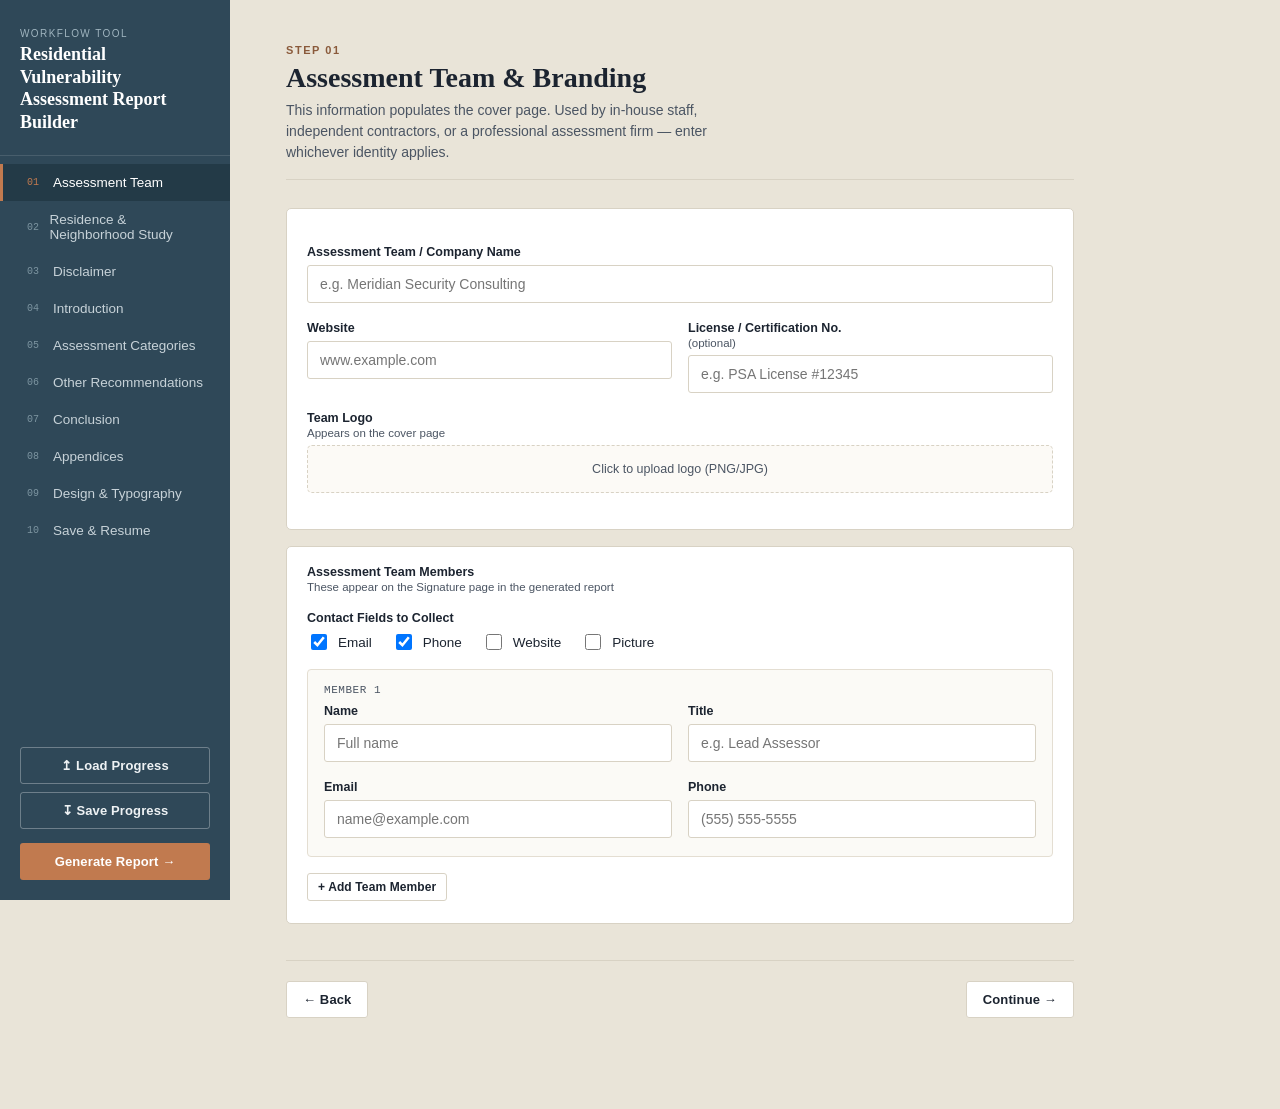
<file: residential/index_2.html>
<!DOCTYPE html>
<html lang="en">
<head>
<meta charset="UTF-8">
<meta name="viewport" content="width=device-width, initial-scale=1.0, viewport-fit=cover">
<title>Residential Vulnerability Assessment Report Generator</title>

<!-- PWA: installability -->
<link rel="manifest" href="manifest.json">
<meta name="theme-color" content="#2f4858">
<meta name="background-color" content="#e9e4d8">
<link rel="icon" type="image/png" sizes="192x192" href="../app/icon-192.png">
<link rel="icon" type="image/png" sizes="512x512" href="../app/icon-512.png">
<!-- iOS home-screen behavior (Safari doesn't read manifest.json for these) -->
<link rel="apple-touch-icon" href="../app/apple-touch-icon.png">
  <meta name="apple-mobile-web-app-capable" content="yes">
<meta name="apple-mobile-web-app-status-bar-style" content="black-translucent">
<meta name="apple-mobile-web-app-title" content="Home VA">
<meta name="mobile-web-app-capable" content="yes">
<style>
  :root{
    --ink:#1c2430;
    --ink-soft:#4b5563;
    --paper:#faf8f4;
    --paper-line:#e4ded2;
    --folder:#2f4858;
    --folder-dark:#233a47;
    --tab-active:#c17a4f;
    --accent:#8a5a3b;
    --low:#5b7f5e;
    --medium:#b98a35;
    --high:#b95c38;
    --critical:#a13c3c;
    --border:#d8d2c4;
    --serif:'Iowan Old Style','Palatino Linotype',Palatino,Georgia,serif;
    --sans:-apple-system,BlinkMacSystemFont,'Segoe UI',Roboto,Helvetica,Arial,sans-serif;
    --mono:'SF Mono',Consolas,Monaco,monospace;
  }
  *{box-sizing:border-box;}
  body{
    margin:0;
    font-family:var(--sans);
    color:var(--ink);
    background:#e9e4d8;
    -webkit-font-smoothing:antialiased;
  }
  /* ---------- APP SHELL ---------- */
  .app{
    display:flex;
    min-height:100vh;
  }
  .rail{
    width:230px;
    flex-shrink:0;
    background:var(--folder);
    color:#dfe6ea;
    padding:28px 0 20px;
    display:flex;
    flex-direction:column;
    position:sticky;
    top:0;
    height:100vh;
    overflow-y:auto;
  }
  .rail-brand{
    padding:0 20px 22px;
    border-bottom:1px solid rgba(255,255,255,.12);
    margin-bottom:8px;
  }
  .rail-brand .eyebrow{
    font-size:10px;
    letter-spacing:.14em;
    text-transform:uppercase;
    color:#9fb4bf;
    margin-bottom:4px;
  }
  .rail-brand h1{
    font-family:var(--serif);
    font-size:18px;
    font-weight:600;
    margin:0;
    line-height:1.25;
    color:#fff;
  }
  .tab{
    position:relative;
    display:flex;
    align-items:center;
    gap:10px;
    padding:11px 20px 11px 24px;
    font-size:13.5px;
    color:#c7d2d8;
    cursor:pointer;
    border-left:3px solid transparent;
    transition:background .15s, color .15s;
  }
  .tab .num{
    font-family:var(--mono);
    font-size:10px;
    color:#7d95a1;
    width:16px;
  }
  .tab:hover{ background:rgba(255,255,255,.05); color:#fff; }
  .tab.active{
    background:var(--folder-dark);
    color:#fff;
    border-left-color:var(--tab-active);
  }
  .tab.active .num{ color:var(--tab-active); }
  .rail-footer{
    margin-top:auto;
    padding:16px 20px 0;
  }
  .btn{
    display:inline-flex;
    align-items:center;
    justify-content:center;
    gap:8px;
    border:1px solid transparent;
    border-radius:3px;
    padding:10px 16px;
    font-size:13px;
    font-weight:600;
    cursor:pointer;
    font-family:var(--sans);
    letter-spacing:.01em;
  }
  .btn-primary{ background:var(--tab-active); color:#fff; }
  .btn-primary:hover{ background:#a8663d; }
  .btn-ghost{ background:transparent; border-color:rgba(255,255,255,.3); color:#eef2f4; width:100%; }
  .btn-ghost:hover{ background:rgba(255,255,255,.08); }
  .btn-outline{ background:#fff; border-color:var(--border); color:var(--ink); }
  .btn-outline:hover{ background:#f4f1ea; }
  .btn-small{ padding:6px 10px; font-size:12px; }
  .btn-danger{ color:var(--critical); background:transparent; border-color:transparent; }

  /* ---------- MAIN / FORM ---------- */
  .main{ flex:1; padding:44px 56px 90px; max-width:900px; }
  .panel{ display:none; }
  .panel.active{ display:block; animation:fade .2s ease; }
  @keyframes fade{ from{opacity:0; transform:translateY(4px);} to{opacity:1; transform:none;} }

  .panel-head{ margin-bottom:28px; border-bottom:1px solid var(--border); padding-bottom:16px; }
  .panel-head .eyebrow{ font-size:11px; letter-spacing:.14em; text-transform:uppercase; color:var(--accent); font-weight:700; margin-bottom:6px; }
  .panel-head h2{ font-family:var(--serif); font-size:28px; margin:0 0 6px; }
  .panel-head p{ margin:0; color:var(--ink-soft); font-size:14px; max-width:60ch; line-height:1.5; }

  label{ display:block; font-size:12.5px; font-weight:700; color:var(--ink); margin:18px 0 6px; }
  label .hint{ font-weight:400; color:var(--ink-soft); font-size:11.5px; display:block; margin-top:2px; }
  input[type=text], input[type=date], textarea, select{
    width:100%;
    font-family:var(--sans);
    font-size:14px;
    padding:10px 12px;
    border:1px solid var(--border);
    border-radius:3px;
    background:#fff;
    color:var(--ink);
  }
  textarea{ resize:vertical; min-height:90px; line-height:1.55; }
  input:focus, textarea:focus, select:focus{ outline:2px solid var(--accent); outline-offset:1px; }
  .row{ display:flex; gap:16px; }
  .row > div{ flex:1; }

  .field-group{ background:#fff; border:1px solid var(--border); border-radius:5px; padding:18px 20px 22px; margin-bottom:16px; }

  /* photo uploader */
  .photo-drop{
    border:1.5px dashed var(--border);
    border-radius:5px;
    padding:16px;
    text-align:center;
    font-size:12.5px;
    color:var(--ink-soft);
    cursor:pointer;
    background:#fcfaf6;
  }
  .photo-drop:hover{ border-color:var(--accent); color:var(--accent); }
  .photo-grid{ display:flex; flex-wrap:wrap; gap:14px; margin-top:14px; }
  .photo-card{ width:300px; }
  .photo-card img{ width:300px; height:210px; object-fit:cover; border-radius:3px; border:1px solid var(--border); display:block; }
  .photo-card input{ margin-top:6px; font-size:11.5px; padding:6px 8px; }
  .photo-card .remove{ font-size:11px; color:var(--critical); background:none; border:none; cursor:pointer; margin-top:4px; padding:0; }

  /* category cards */
  .cat-card{ background:#fff; border:1px solid var(--border); border-radius:5px; margin-bottom:14px; overflow:hidden; }
  .cat-card-head{ display:flex; align-items:center; gap:12px; padding:14px 18px; background:#f6f3ec; cursor:pointer; }
  .cat-card-head input[type=checkbox]{ width:17px; height:17px; accent-color:var(--accent); }
  .cat-card-head .cat-name{ font-weight:700; font-size:14.5px; flex:1; font-family:var(--serif); }
  .cat-card-head .chev{ font-size:11px; color:var(--ink-soft); transition:transform .15s; }
  .cat-card.no-report .cat-card-head{ background:#efece3; }
  .cat-card.no-report .cat-name{ color:var(--ink-soft); }
  .status-select{ width:auto; font-size:12px; padding:5px 8px; }
  .cat-card.open .chev{ transform:rotate(90deg); }
  .cat-card-body{ display:none; padding:16px 20px 20px; }
  .cat-card.open .cat-card-body{ display:block; }
  .vuln-card{ background:#fbfaf6; border:1px solid var(--paper-line); border-radius:4px; padding:14px 16px 18px; margin-bottom:14px; }
  .vuln-card-top{ display:flex; align-items:center; gap:10px; }
  .vuln-index{ font-family:var(--mono); font-size:11px; color:var(--ink-soft); text-transform:uppercase; letter-spacing:.05em; flex:1; }
  .vuln-card-top .priority-select{ min-width:150px; }
  .member-card{ background:#fbfaf6; border:1px solid var(--paper-line); border-radius:4px; padding:14px 16px 18px; margin-bottom:12px; }
  .member-card-top{ display:flex; align-items:center; gap:10px; margin-bottom:8px; }
  .member-card-top .member-index{ font-family:var(--mono); font-size:11px; color:var(--ink-soft); flex:1; text-transform:uppercase; letter-spacing:.05em; }
  .member-photo-thumb{ width:64px; height:64px; object-fit:cover; border-radius:50%; border:1px solid var(--border); display:block; }
  .priority-select{ width:auto; display:inline-block; min-width:170px; }
  .cat-remove{ font-size:11px; color:var(--critical); background:none; border:none; cursor:pointer; }
  .add-cat-row{ display:flex; gap:10px; margin-top:6px; }
  .add-cat-row input{ flex:1; }

  .conclusion-table{ width:100%; border-collapse:collapse; margin-top:16px; font-size:13px; }
  .conclusion-table th, .conclusion-table td{ border:1px solid var(--border); padding:8px 10px; text-align:left; }
  .conclusion-table th{ background:#f6f3ec; font-size:11px; text-transform:uppercase; letter-spacing:.05em; }
  .pill{ display:inline-block; padding:2px 9px; border-radius:20px; font-size:11px; font-weight:700; color:#fff; }
  .pill.low{ background:var(--low); } .pill.medium{ background:var(--medium); }
  .pill.high{ background:var(--high); } .pill.critical{ background:var(--critical); }
  .pill.unrated{ background:#9aa1a8; }

  .nav-buttons{ display:flex; justify-content:space-between; margin-top:36px; padding-top:20px; border-top:1px solid var(--border); }

  /* ---------- REPORT / PRINT VIEW ---------- */
  #reportView{ display:none; background:#d9d3c4; min-height:100vh; padding:40px 0 80px; }
  #reportView.active{ display:block; }
  .toolbar{
    position:sticky; top:0; z-index:20;
    background:var(--folder-dark); color:#fff;
    padding:12px 30px; display:flex; align-items:center; justify-content:space-between;
    margin-bottom:30px;
  }
  .toolbar .toolbar-title{ font-family:var(--serif); font-size:14px; }
  .toolbar-actions{ display:flex; gap:10px; }
  .sheet{
    width:816px; min-height:1056px; margin:0 auto 26px; background:var(--paper);
    box-shadow:0 6px 24px rgba(0,0,0,.18);
    padding:70px 72px; position:relative;
  }
  .sheet.cover{ display:flex; flex-direction:column; justify-content:space-between; }
  .cover .logo-slot{ width:120px; height:120px; border-radius:4px; display:flex; align-items:center; justify-content:center; overflow:hidden; margin-bottom:26px; }
  .cover .logo-slot.empty{ border:1px dashed var(--border); }
  .cover .logo-slot img{ width:100%; height:100%; object-fit:contain; }
  .cover .team-line{ font-size:12.5px; color:var(--ink-soft); }
  .cover .kicker{ font-size:11px; letter-spacing:.18em; text-transform:uppercase; color:var(--accent); font-weight:700; margin-bottom:14px; }
  .cover h1{
    font-family:var(--title-font-family, var(--serif)); font-size:var(--title-font-size, 42px);
    font-weight:var(--title-font-weight, 400); font-style:var(--title-font-style, normal);
    text-decoration:var(--title-text-decoration, none); line-height:1.08; margin:0 0 10px;
  }
  .cover h2{
    font-family:var(--title-font-family, var(--serif)); font-size:calc(var(--title-font-size, 42px) * 0.52);
    font-weight:var(--title-font-weight, 400); font-style:var(--title-font-style, normal);
    text-decoration:var(--title-text-decoration, none); color:var(--ink-soft); margin:0 0 40px;
  }
  .cover-meta{ display:grid; grid-template-columns:1fr 1fr; gap:14px 30px; border-top:1px solid var(--paper-line); padding-top:22px; font-size:12.5px; }
  .cover-meta .k{ text-transform:uppercase; letter-spacing:.08em; color:var(--ink-soft); font-size:10px; margin-bottom:3px; }
  .cover-meta .v{ font-size:14px; }
  .conf-strip{ margin-top:30px; padding:10px 14px; background:#f1ece0; border-left:3px solid var(--accent); font-size:11.5px; color:var(--ink-soft); }

  .sheet h1.section-title{ font-family:var(--serif); font-size:26px; border-bottom:2px solid var(--ink); padding-bottom:10px; margin:0 0 22px; }
  .sheet h2.sub-title{ font-family:var(--serif); font-size:17px; margin:26px 0 8px; color:var(--accent); }
  .sheet p, .sheet li, .sheet .body-block, .sheet td{
    font-family:var(--report-font-family, var(--sans)); font-size:var(--report-font-size, 13.5px);
    font-weight:var(--report-font-weight, 400); font-style:var(--report-font-style, normal);
    text-decoration:var(--report-text-decoration, none); line-height:1.7; color:#2a2f36;
  }
  .sheet .body-block{ white-space:pre-wrap; }
  .toc-line{ display:flex; align-items:baseline; gap:8px; font-size:13.5px; margin:9px 0; }
  .toc-line .dots{ flex:1; border-bottom:1px dotted #a39c8a; height:1px; margin-bottom:4px; }
  .disclaimer-box{ border:1px solid var(--ink); padding:24px; font-size:12.5px; line-height:1.7; background:#fff; }
  .disclaimer-box h1{ font-family:var(--serif); font-size:20px; margin-top:0; }

  .report-photo-grid{ display:flex; flex-wrap:wrap; gap:20px; margin:14px 0 4px; align-items:flex-start; }
  .report-photo-grid figure{ margin:0; max-width:100%; }
  .photo-resize-wrap{
    width:440px; height:300px; overflow:hidden; display:block;
    min-width:150px; min-height:100px; max-width:650px; max-height:520px;
    border:1px solid var(--paper-line);
  }
  .photo-resize-wrap img{ width:100%; height:100%; object-fit:cover; display:block; pointer-events:none; }
  .report-photo-grid figcaption{
    font-size:12.5px; font-weight:600; font-style:normal; color:var(--ink);
    margin-top:8px; padding-left:8px; border-left:3px solid var(--accent); line-height:1.4;
  }
  .resize-hint{ font-size:11px; color:var(--ink-soft); margin:8px 0 0; font-style:italic; }
  @media print{
    .photo-resize-wrap{ resize:none !important; cursor:default; overflow:visible; }
    .resize-hint{ display:none !important; }
    .resize-handle{ display:none !important; }
    .menu-toggle, .rail-scrim{ display:none !important; }
  }

  .finding-block{ break-inside:avoid; margin-bottom:26px; padding-bottom:20px; border-bottom:1px solid var(--paper-line); }
  .finding-block:last-child{ border-bottom:none; }
  .finding-block h3{ font-family:var(--serif); font-size:18px; margin:0 0 4px; }
  .finding-block .label{ font-size:10.5px; text-transform:uppercase; letter-spacing:.08em; color:var(--accent); font-weight:700; margin:14px 0 4px; }

  .page-break{ break-before:page; }
  .empty-note{ font-size:12.5px; color:var(--ink-soft); font-style:italic; }

  /* ---- Signature block ---- */
  .sig-tabs{ display:flex; gap:8px; margin:6px 0 12px; }
  .sig-tab{
    font-family:var(--sans); font-size:12.5px; font-weight:600; padding:8px 14px;
    border:1px solid var(--border); background:#fff; color:var(--ink-soft); border-radius:3px; cursor:pointer;
  }
  .sig-tab.active{ background:var(--folder); color:#fff; border-color:var(--folder); }
  .sig-typed-input{ margin-bottom:10px; }
  .sig-typed-preview{
    font-family:'Snell Roundhand','Brush Script MT','Segoe Script',cursive;
    font-size:38px; color:var(--ink); border-bottom:1.5px solid var(--ink); padding:6px 10px 12px;
    min-height:56px; max-width:420px;
  }
  .sig-typed-preview.locked{ border-bottom:none; margin-bottom:0; padding-left:0; }
  .sig-canvas-wrap{ display:inline-block; border:1.5px solid var(--border); border-radius:4px; background:#fff; }
  .sig-canvas-wrap canvas{ display:block; cursor:crosshair; }
  .sig-locked{ border:1.5px solid var(--ink); border-radius:5px; padding:22px 26px; background:#fff; max-width:480px; }
  @media print{
    .sig-tabs, #sigTypeWrap input, .sig-canvas-wrap, #signatureArea .btn{ display:none !important; }
    .no-print{ display:none !important; }
  }

  @media print{
    body{ background:#fff; }
    .rail, .toolbar, .app{ display:none !important; }
    #reportView{ display:block !important; padding:0; background:#fff; }
    .sheet{ box-shadow:none; width:auto; min-height:0; margin:0; padding:0.6in 0.75in; }
    .page-break{ break-before:page; }
    a{ color:inherit; text-decoration:none; }
  }

  /* ---------- CUSTOM RESIZE HANDLE (touch + mouse) ----------
     Native CSS `resize` (used above) has no touch equivalent on
     phones/tablets, so photos there get this explicit drag handle
     instead. Both mechanisms coexist: desktop mice keep the native
     corner resize, and this handle drives resizing wherever the CSS
     one can't be grabbed with a finger. */
  .photo-resize-wrap{ position:relative; }
  .resize-handle{
    position:absolute; right:0; bottom:0; width:26px; height:26px;
    touch-action:none; cursor:nwse-resize;
    background:linear-gradient(135deg, transparent 50%, rgba(28,36,48,.55) 50%);
    border-bottom-right-radius:2px;
  }
  .resize-handle::after{
    content:''; position:absolute; right:5px; bottom:5px; width:8px; height:8px;
    border-right:2px solid #fff; border-bottom:2px solid #fff; opacity:.85;
  }

  /* ---------- MOBILE LAYOUT ---------- */
  .menu-toggle{
    display:none;
    align-items:center; justify-content:center;
    width:40px; height:40px; border-radius:6px;
    background:var(--folder-dark); border:1px solid rgba(255,255,255,.18);
    color:#fff; font-size:18px; cursor:pointer; flex-shrink:0;
  }
  .rail-scrim{
    display:none; position:fixed; inset:0; background:rgba(20,26,33,.45);
    z-index:39;
  }
  .mobile-topbar{ display:none; }

  @media (max-width: 820px){
    .app{ flex-direction:column; }
    .mobile-topbar{
      display:flex; align-items:center; gap:12px;
      background:var(--folder); color:#fff; padding:12px 16px;
      position:sticky; top:0; z-index:20;
      padding-top:calc(12px + env(safe-area-inset-top));
    }
    .mobile-topbar h1{ font-family:var(--serif); font-size:16px; margin:0; font-weight:600; }
    .menu-toggle{ display:inline-flex; }
    .rail{
      position:fixed; top:0; left:0; bottom:0; z-index:40;
      width:82vw; max-width:300px; height:100vh;
      transform:translateX(-100%);
      transition:transform .22s ease;
      padding-top:calc(28px + env(safe-area-inset-top));
      box-shadow:2px 0 18px rgba(0,0,0,.25);
    }
    .rail.open{ transform:translateX(0); }
    .rail-scrim.open{ display:block; }
    .main{ padding:20px 16px 100px; max-width:100%; }
    .panel-head h2{ font-size:22px; }
    .toolbar{ flex-wrap:wrap; gap:8px; }
    .photo-resize-wrap{ width:100%; max-width:100%; height:220px; }
    input, select, textarea, button{ font-size:16px; } /* prevents iOS auto-zoom on focus */
  }
</style>
</head>
<body>

<div class="mobile-topbar">
  <button class="menu-toggle" id="menuToggle" aria-label="Open step navigation" aria-expanded="false">☰</button>
  <h1>Home VA Report Builder</h1>
</div>
<div class="rail-scrim" id="railScrim"></div>

<div class="app" id="appShell">
  <nav class="rail" id="mainRail">
    <div class="rail-brand">
      <div class="eyebrow">Workflow Tool</div>
      <h1>Residential Vulnerability Assessment Report Builder</h1>
    </div>
    <div class="tab active" data-panel="team"><span class="num">01</span>Assessment Team</div>
    <div class="tab" data-panel="facility"><span class="num">02</span>Residence &amp; Neighborhood Study</div>
    <div class="tab" data-panel="disclaimer"><span class="num">03</span>Disclaimer</div>
    <div class="tab" data-panel="intro"><span class="num">04</span>Introduction</div>
    <div class="tab" data-panel="categories"><span class="num">05</span>Assessment Categories</div>
    <div class="tab" data-panel="other"><span class="num">06</span>Other Recommendations</div>
    <div class="tab" data-panel="conclusion"><span class="num">07</span>Conclusion</div>
    <div class="tab" data-panel="appendix"><span class="num">08</span>Appendices</div>
    <div class="tab" data-panel="design"><span class="num">09</span>Design &amp; Typography</div>
    <div class="tab" data-panel="save"><span class="num">10</span>Save &amp; Resume</div>
    <div class="rail-footer">
      <button class="btn btn-ghost" onclick="document.getElementById('loadInput').click()">↥ Load Progress</button>
      <input type="file" id="loadInput" accept="application/json" style="display:none" onchange="loadProgress(event)">
      <button class="btn btn-ghost" style="margin-top:8px" onclick="saveProgress()">↧ Save Progress</button>
      <button class="btn btn-primary" style="width:100%; margin-top:14px" onclick="generateReport()">Generate Report →</button>
    </div>
  </nav>

  <main class="main">

    <!-- 01 TEAM -->
    <section class="panel active" id="panel-team">
      <div class="panel-head">
        <div class="eyebrow">Step 01</div>
        <h2>Assessment Team &amp; Branding</h2>
        <p>This information populates the cover page. Used by in-house staff, independent contractors, or a professional assessment firm — enter whichever identity applies.</p>
      </div>
      <div class="field-group">
        <label>Assessment Team / Company Name</label>
        <input type="text" id="teamName" placeholder="e.g. Meridian Security Consulting">
        <div class="row">
          <div>
            <label>Website</label>
            <input type="text" id="teamWebsite" placeholder="www.example.com">
          </div>
          <div>
            <label>License / Certification No. <span class="hint">(optional)</span></label>
            <input type="text" id="teamLicense" placeholder="e.g. PSA License #12345">
          </div>
        </div>
        <label>Team Logo <span class="hint">Appears on the cover page</span></label>
        <div class="photo-drop" onclick="document.getElementById('logoInput').click()">Click to upload logo (PNG/JPG)</div>
        <input type="file" id="logoInput" accept="image/*" style="display:none" onchange="handleLogo(event)">
        <div id="logoPreviewWrap" class="photo-grid"></div>
      </div>

      <div class="field-group">
        <label style="margin-top:0">Assessment Team Members <span class="hint">These appear on the Signature page in the generated report</span></label>
        <label>Contact Fields to Collect</label>
        <div style="display:flex; flex-wrap:wrap; gap:20px; margin-top:4px;">
          <label style="margin:0; font-weight:400; font-size:13.5px; display:flex; align-items:center; gap:8px;"><input type="checkbox" id="teamCfgEmail" checked onchange="updateTeamConfig()" style="width:16px;height:16px;"> Email</label>
          <label style="margin:0; font-weight:400; font-size:13.5px; display:flex; align-items:center; gap:8px;"><input type="checkbox" id="teamCfgPhone" checked onchange="updateTeamConfig()" style="width:16px;height:16px;"> Phone</label>
          <label style="margin:0; font-weight:400; font-size:13.5px; display:flex; align-items:center; gap:8px;"><input type="checkbox" id="teamCfgWebsite" onchange="updateTeamConfig()" style="width:16px;height:16px;"> Website</label>
          <label style="margin:0; font-weight:400; font-size:13.5px; display:flex; align-items:center; gap:8px;"><input type="checkbox" id="teamCfgPhoto" onchange="updateTeamConfig()" style="width:16px;height:16px;"> Picture</label>
        </div>
        <div id="teamMemberList" style="margin-top:16px;"></div>
        <button class="btn btn-outline btn-small" style="margin-top:4px" onclick="addTeamMember()">+ Add Team Member</button>
      </div>
    </section>

    <!-- 02 FACILITY -->
    <section class="panel" id="panel-facility">
      <div class="panel-head">
        <div class="eyebrow">Step 02</div>
        <h2>Residence Overview &amp; Neighborhood Study</h2>
        <p>Identify the residence being assessed, add site photographs, and describe the surrounding neighborhood.</p>
      </div>
      <div class="field-group">
        <label>Property / Client Name</label>
        <input type="text" id="facName" placeholder="e.g. Riverside Distribution Center">
        <label>Address</label>
        <input type="text" id="facAddress" placeholder="Street, City, State, ZIP">
        <div class="row">
          <div><label>Property Type</label><input type="text" id="facType" placeholder="e.g. Single-family home, condominium, estate, vacation property"></div>
          <div><label>Report Date</label><input type="date" id="facDate"></div>
        </div>
        <div class="row">
          <div><label>Report Author</label><input type="text" id="facAuthor" placeholder="Lead assessor name"></div>
          <div><label>Distribution / Confidentiality</label><input type="text" id="facDistribution" placeholder="e.g. Confidential — Client leadership only"></div>
        </div>
      </div>

      <div class="field-group">
        <label style="margin-top:0">Residence Photographs <span class="hint">Front elevation/curb view, overhead or lot view, house numbers/address marker, or other identifying features</span></label>
        <div class="photo-drop" onclick="document.getElementById('facPhotoInput').click()">Click to upload one or more photos</div>
        <input type="file" id="facPhotoInput" accept="image/*" multiple style="display:none" onchange="handlePhotos(event,'facilityPhotos')">
        <div id="facilityPhotos-grid" class="photo-grid"></div>
      </div>

      <div class="field-group">
        <label style="margin-top:0">Area Study</label>
        <label>Neighboring Properties &amp; Surroundings</label>
        <textarea id="areaNeighbors" placeholder="Describe adjacent properties, land use, shared access points, and any businesses or residences that affect the property's risk profile."></textarea>
        <label>Local Crime Statistics <span class="hint">Cite source, e.g. local PD or UCR data</span></label>
        <textarea id="areaCrime" placeholder="Summarize relevant crime trends in the immediate area and their source."></textarea>
        <label>Other Area Factors</label>
        <textarea id="areaOther" placeholder="Transportation/access routes, natural hazards, community factors, foot traffic patterns, etc."></textarea>
      </div>
    </section>

    <!-- 03 DISCLAIMER -->
    <section class="panel" id="panel-disclaimer">
      <div class="panel-head">
        <div class="eyebrow">Step 03</div>
        <h2>Legal Disclaimer</h2>
        <p>Standard language is pre-filled below. Edit to match your organization's counsel-approved wording — this text is included verbatim on its own page in every generated report.</p>
      </div>
      <div class="field-group">
        <textarea id="disclaimerText" style="min-height:260px"></textarea>
      </div>
    </section>

    <!-- 04 INTRO -->
    <section class="panel" id="panel-intro">
      <div class="panel-head">
        <div class="eyebrow">Step 04</div>
        <h2>Introduction to Vulnerability Assessments</h2>
        <p>General-purpose orientation text for stakeholders unfamiliar with vulnerability assessments, plus the Mission &amp; Scope statement that defines exactly what this assessment covers. The priority-rating legend defined here is referenced later in the Conclusion.</p>
      </div>
      <div class="field-group">
        <textarea id="introText" style="min-height:260px"></textarea>
      </div>

      <div class="field-group">
        <label style="margin-top:0">Mission Statement</label>
        <p style="font-size:12.5px; color:var(--ink-soft); margin:0 0 6px;">Why this assessment was performed and whose interest it serves.</p>
        <textarea id="missionText" style="min-height:110px"></textarea>

        <label>Scope Statement</label>
        <p style="font-size:12.5px; color:var(--ink-soft); margin:0 0 6px;">What this assessment covers — and explicitly does not — in general terms.</p>
        <textarea id="scopeText" style="min-height:140px"></textarea>

        <label>Assessment Boundaries <span class="hint">Site-specific — e.g. which buildings, floors, or property lines were included</span></label>
        <textarea id="scopeBoundaries" placeholder="e.g. This assessment covers the main building interior and exterior perimeter up to the property line. Adjacent tenant spaces and off-site parking are outside this scope."></textarea>

        <label>Limitations <span class="hint">Conditions that constrained the assessment, if any</span></label>
        <textarea id="scopeLimitations" placeholder="e.g. Weather limited exterior lighting evaluation to daylight hours. Server room access was escorted and time-limited."></textarea>

        <label>Scope Coverage Summary <span class="hint">Auto-generated from Step 05 — set each category's status there</span></label>
        <div id="scopeCoveragePreview"></div>
      </div>
    </section>

    <!-- 05 CATEGORIES -->
    <section class="panel" id="panel-categories">
      <div class="panel-head">
        <div class="eyebrow">Step 05</div>
        <h2>Assessment Categories</h2>
        <p>Uncheck any category that doesn't apply to this residence, or add a custom one. Each category is narrative-only — observations and recommendations in plain language, with an overall priority used to build the Conclusion summary table.</p>
      </div>
      <div id="categoryList"></div>
      <div class="add-cat-row">
        <input type="text" id="newCatName" placeholder="Add a custom category (e.g. Loading Dock, IT/Server Room)">
        <button class="btn btn-outline btn-small" onclick="addCategory()">+ Add Category</button>
      </div>
    </section>

    <!-- 06 OTHER -->
    <section class="panel" id="panel-other">
      <div class="panel-head">
        <div class="eyebrow">Step 06</div>
        <h2>Other Security Recommendations</h2>
        <p>Cross-cutting observations that don't belong to a single category — policy gaps, training needs, budget-phased items, etc.</p>
      </div>
      <div class="field-group">
        <textarea id="otherRecs" style="min-height:200px" placeholder="Enter any additional recommendations here."></textarea>
      </div>
    </section>

    <!-- 07 CONCLUSION -->
    <section class="panel" id="panel-conclusion">
      <div class="panel-head">
        <div class="eyebrow">Step 07</div>
        <h2>Full Conclusion</h2>
        <p>Summarize overall risk posture and closing remarks. The priority table below is generated automatically from the ratings set on each category in Step 05.</p>
      </div>
      <div class="field-group">
        <textarea id="conclusionText" style="min-height:180px" placeholder="Provide the overall closing assessment and top-line recommendations for leadership."></textarea>
        <label>Priority Summary <span class="hint">Auto-generated — set ratings in the Categories step</span></label>
        <div id="prioritySummaryPreview"></div>
      </div>
    </section>

    <!-- 08 APPENDIX -->
    <section class="panel" id="panel-appendix">
      <div class="panel-head">
        <div class="eyebrow">Step 08</div>
        <h2>Appendices</h2>
        <p>Attach blueprints, floor plans, or diagrams, and list any references or exhibits cited in the report.</p>
      </div>
      <div class="field-group">
        <label style="margin-top:0">Blueprints / Building Diagrams</label>
        <div class="photo-drop" onclick="document.getElementById('bpInput').click()">Click to upload blueprint or diagram images</div>
        <input type="file" id="bpInput" accept="image/*" multiple style="display:none" onchange="handlePhotos(event,'blueprints')">
        <div id="blueprints-grid" class="photo-grid"></div>
        <label>References &amp; Exhibits</label>
        <textarea id="referencesText" placeholder="List any cited standards, reports, or supporting exhibits (e.g. ASIS ESRM guidelines, local PD crime data, prior audit reports)."></textarea>
      </div>
    </section>

    <!-- 09 DESIGN & TYPOGRAPHY -->
    <section class="panel" id="panel-design">
      <div class="panel-head">
        <div class="eyebrow">Step 09</div>
        <h2>Design &amp; Typography</h2>
        <p>Control the look of the generated report. "Report-Wide" settings apply to body text throughout every section; "Title Page" settings apply only to the property name and subtitle on the cover.</p>
      </div>

      <div class="field-group">
        <label style="margin-top:0">Report-Wide Typography</label>
        <div class="row">
          <div>
            <label>Font Type</label>
            <select id="bodyFontFamily">
              <option value="-apple-system,BlinkMacSystemFont,'Segoe UI',Roboto,Helvetica,Arial,sans-serif">Clean Sans (Segoe UI / Helvetica)</option>
              <option value="Arial,Helvetica,sans-serif">Modern Sans (Arial)</option>
              <option value="Georgia,'Times New Roman',serif">Classic Serif (Georgia)</option>
              <option value="'Times New Roman',Times,serif">Traditional Serif (Times New Roman)</option>
              <option value="'Courier New',Courier,monospace">Typewriter (Courier New)</option>
            </select>
          </div>
          <div>
            <label>Font Size</label>
            <select id="bodyFontSize">
              <option value="11.5px">Small</option>
              <option value="13.5px" selected>Medium (Default)</option>
              <option value="15px">Large</option>
              <option value="17px">Extra Large</option>
            </select>
          </div>
        </div>
        <label>Text Style</label>
        <div style="display:flex; gap:20px; margin-top:4px;">
          <label style="margin:0; font-weight:400; font-size:13.5px; display:flex; align-items:center; gap:8px;"><input type="checkbox" id="bodyBold" style="width:16px;height:16px;"> Bold</label>
          <label style="margin:0; font-weight:400; font-size:13.5px; display:flex; align-items:center; gap:8px;"><input type="checkbox" id="bodyItalic" style="width:16px;height:16px;"> Italic</label>
          <label style="margin:0; font-weight:400; font-size:13.5px; display:flex; align-items:center; gap:8px;"><input type="checkbox" id="bodyUnderline" style="width:16px;height:16px;"> Underline</label>
        </div>
      </div>

      <div class="field-group">
        <label style="margin-top:0">Title Page Typography</label>
        <p style="font-size:12.5px; color:var(--ink-soft); margin:0 0 6px;">Applies to the property name and address on the cover page.</p>
        <div class="row">
          <div>
            <label>Font Type</label>
            <select id="titleFontFamily">
              <option value="'Iowan Old Style','Palatino Linotype',Palatino,Georgia,serif" selected>Classic Serif (Default)</option>
              <option value="Georgia,'Times New Roman',serif">Georgia</option>
              <option value="'Times New Roman',Times,serif">Times New Roman</option>
              <option value="Arial,Helvetica,sans-serif">Modern Sans (Arial)</option>
              <option value="-apple-system,BlinkMacSystemFont,'Segoe UI',Roboto,sans-serif">Clean Sans (Segoe UI)</option>
              <option value="'Courier New',Courier,monospace">Typewriter (Courier New)</option>
            </select>
          </div>
          <div>
            <label>Title Size</label>
            <select id="titleFontSize">
              <option value="32px">Small</option>
              <option value="42px" selected>Medium (Default)</option>
              <option value="52px">Large</option>
              <option value="62px">Extra Large</option>
            </select>
          </div>
        </div>
        <label>Text Style</label>
        <div style="display:flex; gap:20px; margin-top:4px;">
          <label style="margin:0; font-weight:400; font-size:13.5px; display:flex; align-items:center; gap:8px;"><input type="checkbox" id="titleBold" style="width:16px;height:16px;"> Bold</label>
          <label style="margin:0; font-weight:400; font-size:13.5px; display:flex; align-items:center; gap:8px;"><input type="checkbox" id="titleItalic" style="width:16px;height:16px;"> Italic</label>
          <label style="margin:0; font-weight:400; font-size:13.5px; display:flex; align-items:center; gap:8px;"><input type="checkbox" id="titleUnderline" style="width:16px;height:16px;"> Underline</label>
        </div>
      </div>
    </section>
    <section class="panel" id="panel-save">
      <div class="panel-head">
        <div class="eyebrow">Step 10</div>
        <h2>Save &amp; Resume</h2>
        <p>Nothing is stored automatically — this tool keeps no server or browser storage. Save your progress to a file you keep (local drive, shared folder, etc.) and load it later to pick up where you left off, on this or any other computer.</p>
      </div>

      <div class="field-group">
        <label style="margin-top:0">Saved File Naming Convention</label>
        <p style="font-size:12.5px; color:var(--ink-soft); margin:0 0 6px;">Choose which details appear in the file name, in order, and how they're separated. This same name is also suggested when you print/save the final report as a PDF.</p>

        <label>Include in File Name</label>
        <div style="display:flex; flex-direction:column; gap:8px; margin-top:4px;">
          <label style="margin:0; font-weight:400; font-size:13.5px; display:flex; align-items:center; gap:8px;"><input type="checkbox" id="nameField-facility" checked onchange="updateFilenamePreview()" style="width:16px;height:16px;"> Property Name</label>
          <label style="margin:0; font-weight:400; font-size:13.5px; display:flex; align-items:center; gap:8px;"><input type="checkbox" id="nameField-date" checked onchange="updateFilenamePreview()" style="width:16px;height:16px;"> Report Date</label>
          <label style="margin:0; font-weight:400; font-size:13.5px; display:flex; align-items:center; gap:8px;"><input type="checkbox" id="nameField-team" onchange="updateFilenamePreview()" style="width:16px;height:16px;"> Assessment Team Name</label>
          <label style="margin:0; font-weight:400; font-size:13.5px; display:flex; align-items:center; gap:8px;"><input type="checkbox" id="nameField-author" onchange="updateFilenamePreview()" style="width:16px;height:16px;"> Report Author</label>
          <label style="margin:0; font-weight:400; font-size:13.5px; display:flex; align-items:center; gap:8px;"><input type="checkbox" id="nameField-status" checked onchange="updateFilenamePreview()" style="width:16px;height:16px;"> Status (Draft/Final)</label>
        </div>

        <div class="row" style="margin-top:16px;">
          <div>
            <label>Field Order</label>
            <select id="nameFieldOrder" onchange="updateFilenamePreview()">
              <option value="facility,date,team,author,status">Property → Date → Team → Author → Status</option>
              <option value="date,facility,team,author,status">Date → Property → Team → Author → Status</option>
              <option value="team,facility,date,author,status">Team → Property → Date → Author → Status</option>
              <option value="status,facility,date,team,author">Status → Property → Date → Team → Author</option>
            </select>
          </div>
          <div>
            <label>Separator</label>
            <select id="nameSeparator" onchange="updateFilenamePreview()">
              <option value="_">Underscore ( _ )</option>
              <option value="-">Hyphen ( - )</option>
              <option value=" ">Space</option>
            </select>
          </div>
        </div>
        <div class="row">
          <div>
            <label>Date Format</label>
            <select id="nameDateFormat" onchange="updateFilenamePreview()">
              <option value="YYYY-MM-DD">YYYY-MM-DD</option>
              <option value="MM-DD-YYYY">MM-DD-YYYY</option>
              <option value="DD-MM-YYYY">DD-MM-YYYY</option>
            </select>
          </div>
          <div>
            <label>Status</label>
            <select id="nameStatus" onchange="updateFilenamePreview()">
              <option>Draft</option>
              <option>Final</option>
              <option>In Review</option>
            </select>
          </div>
        </div>

        <label>Preview</label>
        <div id="filenamePreview" style="font-family:var(--mono); font-size:13px; background:#f6f3ec; border:1px solid var(--border); border-radius:3px; padding:10px 12px;"></div>
      </div>

      <div class="field-group">
        <label style="margin-top:0">Progress File</label>
        <p style="font-size:12.5px; color:var(--ink-soft); margin:0 0 12px;">Save Progress downloads a <code>.json</code> file containing every field, photo, and category entered so far. Load Progress restores it exactly.</p>
        <button class="btn btn-outline" onclick="saveProgress()">↧ Save Progress Now</button>
        <button class="btn btn-outline" style="margin-left:10px" onclick="document.getElementById('loadInput2').click()">↥ Load Progress File</button>
        <input type="file" id="loadInput2" accept="application/json" style="display:none" onchange="loadProgress(event)">
      </div>
    </section>

    <div class="nav-buttons">
      <button class="btn btn-outline" onclick="stepNav(-1)">← Back</button>
      <button class="btn btn-outline" onclick="stepNav(1)">Continue →</button>
    </div>
  </main>
</div>

<!-- ================= REPORT VIEW ================= -->
<div id="reportView">
  <div class="toolbar">
    <div class="toolbar-title">Report Preview <span style="font-weight:400; opacity:.75; font-size:12px;">— drag the bottom-right corner of any photo to resize it</span></div>
    <div class="toolbar-actions">
      <button class="btn btn-ghost btn-small" onclick="backToEdit()">← Back to Editor</button>
      <button class="btn btn-primary btn-small" onclick="window.print()">Print / Save as PDF</button>
    </div>
  </div>
  <div id="reportSheets"></div>
</div>

<script>
/* ---------------- DEFAULT CONTENT ---------------- */
const DEFAULT_DISCLAIMER = `This Residential Vulnerability Assessment Report ("Report") is provided for informational and planning purposes only. It reflects observations and professional judgment made at a specific point in time, under the conditions present during the site visit(s) described herein, and does not constitute a guarantee, warranty, or certification that the residence is free from security vulnerabilities or that any incident will not occur.

All findings and recommendations contained in this Report are offered in good faith based on the information available to the assessment team at the time of the assessment. They are not binding upon the homeowner or household, and the decision to implement, modify, phase, or decline any recommendation rests solely with them.

This Report is not a legal, engineering, or life-safety code compliance opinion, and should not be relied upon as such. The assessment team disclaims liability for any loss, damage, or injury arising from reliance on this Report, from conditions that changed after the assessment date, or from matters outside the stated scope of the assessment. Recipients are encouraged to consult qualified legal, engineering, insurance, and law-enforcement professionals before acting on any recommendation.

Distribution of this Report should be limited to individuals with a legitimate need to know, consistent with the confidentiality designation on the cover page.`;

const DEFAULT_INTRO = `A residential vulnerability assessment is a structured, good-faith review of a home's physical security posture. Its purpose is to identify conditions that could make the residence, its occupants, or its contents more susceptible to a security incident, and to offer practical, prioritized recommendations for reducing that exposure.

This assessment was conducted through direct site observation, interviews where applicable, and review of available documentation. It considers the residence itself as well as the surrounding neighborhood, since conditions beyond the property line often shape the risks faced on site.

Findings throughout this report are described in plain language rather than technical jargon, so they can be understood and acted upon by the household regardless of security background. Where a category is assigned an overall priority in the Conclusion, the following scale is used:

• Low — Worth noting; no immediate action required.
• Medium — Should be addressed within a reasonable planning horizon.
• High — Warrants prompt attention and resourcing.
• Critical — Represents a significant, time-sensitive exposure requiring immediate action.`;

const DEFAULT_MISSION = `This assessment was performed to help the household understand the current physical security posture of the residence and to provide practical, prioritized recommendations that support the safety of occupants, staff, and property. It is intended to inform decision-making and planning — not to assign fault, satisfy a specific code requirement, or substitute for the judgment of the household, legal counsel, insurance providers, or law enforcement.`;

const DEFAULT_SCOPE = `This vulnerability assessment addresses the physical security of the residence identified in this report, including its perimeter, points of entry and exit, life-safety and detection systems, household procedures, and the surrounding neighborhood to the extent it affects site security.

This assessment does not constitute a fire or life-safety code compliance review, a cybersecurity or information-security assessment, an insurance evaluation, a structural or engineering inspection, or a legal opinion. Categories evaluated — and any categories intentionally not assessed, with reasons — are listed in the Scope Coverage Summary below and reflect the scope agreed upon prior to the site visit. The Enhanced / Estate-Level Considerations category is optional and applies only where the engagement's risk profile warrants it.`;

const DEFAULT_CATEGORIES = [
  "Neighborhood & Area Study","Perimeter & Property Boundary","Doors","Windows",
  "Garage & Vehicle Storage","Driveway, Parking & Approach","Landscaping & Exterior Concealment",
  "Exterior Lighting","Alarm & Monitored Security Systems","Cameras, Video Doorbells & Home Network Security",
  "Safe Room / Panic Room & Valuables Storage","Deliveries, Mail & Package Security",
  "Household Staff, Guests & Service Provider Screening","Family Emergency & Fire/Life Safety Planning",
  "Pool, Outdoor Amenities & Attractive Nuisance","Administrative & Documentation",
  "Enhanced / Estate-Level Considerations"
];

/* ---------------- STATE ---------------- */
let state = {
  logo: null,
  facilityPhotos: [],
  blueprints: [],
  teamMembers: [ makeTeamMember() ],
  teamContactConfig: { email: true, phone: true, website: false, photo: false },
  categories: DEFAULT_CATEGORIES.map(name => ({
    id: crypto.randomUUID(), name, status: 'assessed', noReportReason: '', noReportOther: '',
    vulnerabilities: [ makeVuln() ]
  }))
};
function makeTeamMember(){
  return { id: crypto.randomUUID(), name:"", title:"", email:"", phone:"", website:"", photo:null };
}
const NO_REPORT_REASONS = [
  "Outside assessment scope",
  "Not accessible during site visit",
  "Not applicable to this residence",
  "Requested exclusion by client",
  "Other"
];
function makeVuln(){
  return { id: crypto.randomUUID(), vulnerability:"", risk:"", mitigation:"", priority:"Unrated", photos: [] };
}

/* ---------------- INIT ---------------- */
document.getElementById('disclaimerText').value = DEFAULT_DISCLAIMER;
document.getElementById('introText').value = DEFAULT_INTRO;
document.getElementById('missionText').value = DEFAULT_MISSION;
document.getElementById('scopeText').value = DEFAULT_SCOPE;
renderCategories();
renderTeamMembers();
updateFilenamePreview();

/* ---------------- NAV ---------------- */
const panelOrder = ["team","facility","disclaimer","intro","categories","other","conclusion","appendix","design","save"];
document.querySelectorAll('.tab').forEach(tab=>{
  tab.addEventListener('click', ()=>{ showPanel(tab.dataset.panel); closeMobileNav(); });
});
function showPanel(name){
  document.querySelectorAll('.panel').forEach(p=>p.classList.remove('active'));
  document.querySelectorAll('.tab').forEach(t=>t.classList.remove('active'));
  document.getElementById('panel-'+name).classList.add('active');
  document.querySelector('.tab[data-panel="'+name+'"]').classList.add('active');
  if(name === 'save') updateFilenamePreview();
  window.scrollTo({top:0, behavior:'instant'});
}

/* ---------------- MOBILE STEP-NAV DRAWER ----------------
   Below 820px the left rail becomes an off-canvas drawer opened by
   the hamburger button in the mobile top bar, so the ten-step
   navigation doesn't permanently eat screen width on a phone. */
const mainRail = document.getElementById('mainRail');
const railScrim = document.getElementById('railScrim');
const menuToggle = document.getElementById('menuToggle');
function openMobileNav(){
  mainRail.classList.add('open');
  railScrim.classList.add('open');
  menuToggle.setAttribute('aria-expanded','true');
}
function closeMobileNav(){
  mainRail.classList.remove('open');
  railScrim.classList.remove('open');
  menuToggle.setAttribute('aria-expanded','false');
}
menuToggle.addEventListener('click', ()=>{
  mainRail.classList.contains('open') ? closeMobileNav() : openMobileNav();
});
railScrim.addEventListener('click', closeMobileNav);
function stepNav(dir){
  const active = document.querySelector('.panel.active').id.replace('panel-','');
  let idx = panelOrder.indexOf(active) + dir;
  idx = Math.max(0, Math.min(panelOrder.length-1, idx));
  showPanel(panelOrder[idx]);
}

/* ---------------- FILE HELPERS ---------------- */
function readFileAsDataURL(file){
  return new Promise((res,rej)=>{
    const r = new FileReader();
    r.onload = ()=>res(r.result);
    r.onerror = rej;
    r.readAsDataURL(file);
  });
}
async function handleLogo(e){
  const file = e.target.files[0];
  if(!file) return;
  state.logo = await readFileAsDataURL(file);
  renderLogoPreview();
}
function renderLogoPreview(){
  const wrap = document.getElementById('logoPreviewWrap');
  wrap.innerHTML = "";
  if(!state.logo) return;
  const card = document.createElement('div');
  card.className = 'photo-card';
  card.innerHTML = `<img src="${state.logo}"><button class="remove" onclick="removeLogo()">Remove</button>`;
  wrap.appendChild(card);
}
function removeLogo(){ state.logo = null; renderLogoPreview(); }

/* ---------------- TEAM MEMBERS ---------------- */
function updateTeamConfig(){
  state.teamContactConfig = {
    email: document.getElementById('teamCfgEmail').checked,
    phone: document.getElementById('teamCfgPhone').checked,
    website: document.getElementById('teamCfgWebsite').checked,
    photo: document.getElementById('teamCfgPhoto').checked
  };
  renderTeamMembers();
}
function renderTeamMembers(){
  const list = document.getElementById('teamMemberList');
  if(!list) return;
  const cfg = state.teamContactConfig;
  list.innerHTML = state.teamMembers.map((m,i)=>`
    <div class="member-card" id="member-${m.id}">
      <div class="member-card-top">
        <span class="member-index">Member ${i+1}</span>
        ${state.teamMembers.length>1 ? `<button class="cat-remove" onclick="removeTeamMember('${m.id}')">Remove</button>` : ''}
      </div>
      <div class="row">
        <div><label style="margin-top:0">Name</label><input type="text" value="${(m.name||'').replace(/"/g,'&quot;')}" oninput="updateTeamMember('${m.id}','name',this.value)" placeholder="Full name"></div>
        <div><label style="margin-top:0">Title</label><input type="text" value="${(m.title||'').replace(/"/g,'&quot;')}" oninput="updateTeamMember('${m.id}','title',this.value)" placeholder="e.g. Lead Assessor"></div>
      </div>
      ${(cfg.email || cfg.phone) ? `<div class="row">
        ${cfg.email ? `<div><label>Email</label><input type="text" value="${(m.email||'').replace(/"/g,'&quot;')}" oninput="updateTeamMember('${m.id}','email',this.value)" placeholder="name@example.com"></div>` : ''}
        ${cfg.phone ? `<div><label>Phone</label><input type="text" value="${(m.phone||'').replace(/"/g,'&quot;')}" oninput="updateTeamMember('${m.id}','phone',this.value)" placeholder="(555) 555-5555"></div>` : ''}
      </div>` : ''}
      ${cfg.website ? `<label>Website</label><input type="text" value="${(m.website||'').replace(/"/g,'&quot;')}" oninput="updateTeamMember('${m.id}','website',this.value)" placeholder="www.example.com">` : ''}
      ${cfg.photo ? `
        <label>Picture</label>
        <div class="photo-drop" onclick="document.getElementById('memberphoto-${m.id}').click()">Click to upload a photo</div>
        <input type="file" id="memberphoto-${m.id}" accept="image/*" style="display:none" onchange="handleMemberPhoto('${m.id}',event)">
        <div id="memberphoto-grid-${m.id}" style="margin-top:8px;">${m.photo ? `<img src="${m.photo}" class="member-photo-thumb"><button class="remove" style="display:block; margin-top:6px;" onclick="removeMemberPhoto('${m.id}')">Remove</button>` : ''}</div>
      ` : ''}
    </div>`).join('');
}
function addTeamMember(){
  state.teamMembers.push(makeTeamMember());
  renderTeamMembers();
}
function removeTeamMember(id){
  state.teamMembers = state.teamMembers.filter(m=>m.id!==id);
  renderTeamMembers();
}
function updateTeamMember(id, field, val){
  const m = state.teamMembers.find(m=>m.id===id);
  if(m) m[field] = val;
}
async function handleMemberPhoto(id, e){
  const file = e.target.files[0];
  if(!file) return;
  const dataUrl = await readFileAsDataURL(file);
  const m = state.teamMembers.find(m=>m.id===id);
  m.photo = dataUrl;
  renderTeamMembers();
}
function removeMemberPhoto(id){
  const m = state.teamMembers.find(m=>m.id===id);
  m.photo = null;
  renderTeamMembers();
}

async function handlePhotos(e, key){
  const files = Array.from(e.target.files);
  for(const file of files){
    const dataUrl = await readFileAsDataURL(file);
    state[key].push({ dataUrl, caption: "" });
  }
  renderPhotoGrid(key);
  e.target.value = "";
}
function renderPhotoGrid(key){
  const grid = document.getElementById(key+'-grid');
  grid.innerHTML = "";
  state[key].forEach((p, i)=>{
    const card = document.createElement('div');
    card.className = 'photo-card';
    card.innerHTML = `
      <img src="${p.dataUrl}">
      <input type="text" placeholder="Caption" value="${p.caption.replace(/"/g,'&quot;')}" oninput="updateCaption('${key}',${i},this.value)">
      <button class="remove" onclick="removePhoto('${key}',${i})">Remove</button>`;
    grid.appendChild(card);
  });
}
function updateCaption(key,i,val){ state[key][i].caption = val; }
function removePhoto(key,i){ state[key].splice(i,1); renderPhotoGrid(key); }

/* ---------------- CATEGORIES ---------------- */
function renderCategories(){
  const list = document.getElementById('categoryList');
  list.innerHTML = "";
  state.categories.forEach(cat=>{
    const card = document.createElement('div');
    card.className = 'cat-card' + (cat.status==='no-report' ? ' no-report' : '');
    card.id = 'cat-'+cat.id;
    const statusBadge = cat.status==='no-report'
      ? `<span class="pill unrated" style="letter-spacing:.04em;">NO REPORT</span>`
      : `<span class="hint" style="font-weight:400;">${cat.vulnerabilities.length} item${cat.vulnerabilities.length===1?'':'s'}</span>`;
    card.innerHTML = `
      <div class="cat-card-head" onclick="toggleCat('${cat.id}', event)">
        <span class="cat-name">${cat.name}</span>
        ${statusBadge}
        <select class="status-select" onclick="event.stopPropagation()" onchange="updateCatStatus('${cat.id}',this.value)">
          <option value="assessed" ${cat.status!=='no-report'?'selected':''}>Assessed</option>
          <option value="no-report" ${cat.status==='no-report'?'selected':''}>No Report</option>
        </select>
        <button class="cat-remove" onclick="event.stopPropagation(); removeCategory('${cat.id}')">Remove Category</button>
        <span class="chev">▶</span>
      </div>
      <div class="cat-card-body" id="cat-body-${cat.id}"></div>`;
    list.appendChild(card);
    if(cat.status==='no-report'){ renderNoReportPanel(cat.id); } else { renderVulnList(cat.id); }
  });
}
function renderNoReportPanel(catId){
  const cat = state.categories.find(c=>c.id===catId);
  const body = document.getElementById('cat-body-'+catId);
  body.innerHTML = `
    <p style="font-size:12.5px; color:var(--ink-soft); margin:0 0 10px;">This category will still appear in the report, labeled "No Report," so readers can see it was considered. Choose why it wasn't assessed.</p>
    <label style="margin-top:0">Reason</label>
    <select onchange="updateCatReason('${cat.id}','noReportReason',this.value)">
      <option value="" ${!cat.noReportReason?'selected':''} disabled>Select a reason…</option>
      ${NO_REPORT_REASONS.map(r=>`<option ${cat.noReportReason===r?'selected':''}>${r}</option>`).join('')}
    </select>
    ${cat.noReportReason==='Other' ? `
    <label>Please specify</label>
    <input type="text" value="${(cat.noReportOther||'').replace(/"/g,'&quot;')}" oninput="updateCatReason('${cat.id}','noReportOther',this.value)" placeholder="Briefly explain why this category has no report.">` : ''}
  `;
}
function updateCatReason(catId, field, val){
  const cat = state.categories.find(c=>c.id===catId);
  cat[field] = val;
  if(field==='noReportReason') renderNoReportPanel(catId);
}
function renderVulnList(catId){
  const cat = state.categories.find(c=>c.id===catId);
  const body = document.getElementById('cat-body-'+catId);
  body.innerHTML = cat.vulnerabilities.map((v,i)=>`
    <div class="vuln-card" id="vuln-${v.id}">
      <div class="vuln-card-top">
        <span class="vuln-index">Item ${i+1}</span>
        <select class="priority-select" onchange="updateVuln('${catId}','${v.id}','priority',this.value)">
          ${["Unrated","Low","Medium","High","Critical"].map(p=>`<option ${v.priority===p?'selected':''}>${p}</option>`).join('')}
        </select>
        ${cat.vulnerabilities.length>1 ? `<button class="cat-remove" onclick="removeVuln('${catId}','${v.id}')">Remove Item</button>` : ''}
      </div>
      <label style="margin-top:10px">Vulnerability <span class="hint">What is the observed vulnerability?</span></label>
      <textarea oninput="updateVuln('${catId}','${v.id}','vulnerability',this.value)" placeholder="Describe the specific vulnerability observed.">${v.vulnerability}</textarea>
      <label>Risk <span class="hint">What risk does this vulnerability expose the household to?</span></label>
      <textarea oninput="updateVuln('${catId}','${v.id}','risk',this.value)" placeholder="Describe the risk this vulnerability creates.">${v.risk}</textarea>
      <label>Mitigation <span class="hint">What steps, changes, or equipment will reduce this risk?</span></label>
      <textarea oninput="updateVuln('${catId}','${v.id}','mitigation',this.value)" placeholder="Describe the recommended mitigation.">${v.mitigation}</textarea>
      <label>Photos <span class="hint">Optional — add one or more, each with its own caption</span></label>
      <div class="photo-drop" onclick="document.getElementById('vulnphoto-${v.id}').click()">Click to upload photo(s)</div>
      <input type="file" id="vulnphoto-${v.id}" accept="image/*" multiple style="display:none" onchange="handleVulnPhoto('${catId}','${v.id}',event)">
      <div id="vulnphoto-grid-${v.id}" class="photo-grid"></div>
    </div>`).join('') + `
    <button class="btn btn-outline btn-small" style="margin-top:4px" onclick="addVuln('${catId}')">+ Add Another Vulnerability</button>`;
  cat.vulnerabilities.forEach(v => renderVulnPhotoGrid(v.id));
}
function toggleCat(id, e){
  document.getElementById('cat-'+id).classList.toggle('open');
}
function updateCatStatus(id, status){
  const cat = state.categories.find(c=>c.id===id);
  cat.status = status;
  renderCategories();
  document.getElementById('cat-'+id).classList.add('open');
  renderPrioritySummary();
}
function removeCategory(id){
  state.categories = state.categories.filter(c=>c.id!==id);
  renderCategories();
  renderPrioritySummary();
}
function addCategory(){
  const input = document.getElementById('newCatName');
  const name = input.value.trim();
  if(!name) return;
  state.categories.push({ id: crypto.randomUUID(), name, status:'assessed', noReportReason:'', noReportOther:'', vulnerabilities:[ makeVuln() ] });
  input.value = "";
  renderCategories();
  renderPrioritySummary();
}
function addVuln(catId){
  const cat = state.categories.find(c=>c.id===catId);
  cat.vulnerabilities.push(makeVuln());
  renderVulnList(catId);
  renderCategories(); // refresh item count badge
  document.getElementById('cat-'+catId).classList.add('open');
}
function removeVuln(catId, vulnId){
  const cat = state.categories.find(c=>c.id===catId);
  cat.vulnerabilities = cat.vulnerabilities.filter(v=>v.id!==vulnId);
  renderVulnList(catId);
  renderPrioritySummary();
}
function updateVuln(catId, vulnId, field, val){
  const cat = state.categories.find(c=>c.id===catId);
  const v = cat.vulnerabilities.find(v=>v.id===vulnId);
  v[field] = val;
  if(field==='priority') renderPrioritySummary();
}
async function handleVulnPhoto(catId, vulnId, e){
  const files = Array.from(e.target.files);
  const cat = state.categories.find(c=>c.id===catId);
  const v = cat.vulnerabilities.find(v=>v.id===vulnId);
  for(const file of files){
    const dataUrl = await readFileAsDataURL(file);
    v.photos.push({ dataUrl, caption: "" });
  }
  renderVulnPhotoGrid(vulnId);
  e.target.value = "";
}
function renderVulnPhotoGrid(vulnId){
  const grid = document.getElementById('vulnphoto-grid-'+vulnId);
  if(!grid) return;
  let v;
  state.categories.forEach(c => { const found = c.vulnerabilities.find(x=>x.id===vulnId); if(found) v = found; });
  if(!v) return;
  grid.innerHTML = v.photos.map((p,i)=>`
    <div class="photo-card">
      <img src="${p.dataUrl}">
      <input type="text" placeholder="Caption / subtitle" value="${(p.caption||'').replace(/"/g,'&quot;')}" oninput="updateVulnPhotoCaption('${vulnId}',${i},this.value)">
      <button class="remove" onclick="removeVulnPhoto('${vulnId}',${i})">Remove</button>
    </div>`).join('');
}
function updateVulnPhotoCaption(vulnId, i, val){
  state.categories.forEach(c=>{ const v = c.vulnerabilities.find(x=>x.id===vulnId); if(v) v.photos[i].caption = val; });
}
function removeVulnPhoto(vulnId, i){
  state.categories.forEach(c=>{ const v = c.vulnerabilities.find(x=>x.id===vulnId); if(v) v.photos.splice(i,1); });
  renderVulnPhotoGrid(vulnId);
}

/* ---------------- PRIORITY SUMMARY ---------------- */
function priorityPillHTML(p){
  const cls = (p||'Unrated').toLowerCase();
  return `<span class="pill ${cls}">${p||'Unrated'}</span>`;
}
function truncate(str, n){
  if(!str) return '(no description entered)';
  return str.length > n ? str.slice(0,n).trim()+'…' : str;
}
function renderPrioritySummary(){
  const assessed = state.categories.filter(c=>c.status!=='no-report');
  const wrap = document.getElementById('prioritySummaryPreview');
  const rows = [];
  assessed.forEach(c=>{
    c.vulnerabilities.forEach(v=>{
      if(v.vulnerability || v.risk || v.mitigation || v.priority!=='Unrated'){
        rows.push(`<tr><td>${c.name}</td><td>${truncate(v.vulnerability,60)}</td><td>${priorityPillHTML(v.priority)}</td></tr>`);
      }
    });
  });
  wrap.innerHTML = rows.length ? `<table class="conclusion-table"><thead><tr><th>Category</th><th>Vulnerability</th><th>Priority</th></tr></thead><tbody>
    ${rows.join('')}
  </tbody></table>` : '<p class="empty-note">No vulnerabilities entered yet.</p>';
  renderScopeCoverage();
}
function renderScopeCoverage(){
  const wrap = document.getElementById('scopeCoveragePreview');
  if(!wrap) return;
  if(state.categories.length===0){ wrap.innerHTML = '<p class="empty-note">No categories defined yet.</p>'; return; }
  wrap.innerHTML = `<table class="conclusion-table"><thead><tr><th>Category</th><th>Status</th><th>Notes</th></tr></thead><tbody>
    ${state.categories.map(c=>{
      const statusHTML = c.status==='no-report' ? `<span class="pill unrated">No Report</span>` : `<span class="pill low">Assessed</span>`;
      const notes = c.status==='no-report' ? (c.noReportReason==='Other' ? (c.noReportOther||'Not specified') : (c.noReportReason||'Not specified')) : '';
      return `<tr><td>${c.name}</td><td>${statusHTML}</td><td>${notes}</td></tr>`;
    }).join('')}
  </tbody></table>`;
}
renderPrioritySummary();

/* ---------------- REPORT GENERATION ---------------- */
function esc(str){ return (str||'').replace(/&/g,'&amp;').replace(/</g,'&lt;'); }
function paragraphs(text){
  if(!text || !text.trim()) return '<p class="empty-note">Not provided.</p>';
  return `<div class="body-block">${esc(text)}</div>`;
}
function photoGridHTML(photos){
  if(!photos.length) return '';
  return `<div class="report-photo-grid">${photos.map(p=>`<figure><div class="photo-resize-wrap"><img src="${p.dataUrl}"><div class="resize-handle" data-resize-handle></div></div><figcaption>${esc(p.caption)||''}</figcaption></figure>`).join('')}</div>`;
}

function generateReport(){
  const teamName = document.getElementById('teamName').value || 'Assessment Team Name';
  const teamWebsite = document.getElementById('teamWebsite').value;
  const teamLicense = document.getElementById('teamLicense').value;
  const facName = document.getElementById('facName').value || 'Property Name';
  const facAddress = document.getElementById('facAddress').value;
  const facType = document.getElementById('facType').value;
  const facDate = document.getElementById('facDate').value;
  const facAuthor = document.getElementById('facAuthor').value;
  const facDistribution = document.getElementById('facDistribution').value || 'Confidential';
  const areaNeighbors = document.getElementById('areaNeighbors').value;
  const areaCrime = document.getElementById('areaCrime').value;
  const areaOther = document.getElementById('areaOther').value;
  const disclaimerText = document.getElementById('disclaimerText').value;
  const introText = document.getElementById('introText').value;
  const missionText = document.getElementById('missionText').value;
  const scopeText = document.getElementById('scopeText').value;
  const scopeBoundaries = document.getElementById('scopeBoundaries').value;
  const scopeLimitations = document.getElementById('scopeLimitations').value;
  const otherRecs = document.getElementById('otherRecs').value;
  const conclusionText = document.getElementById('conclusionText').value;
  const referencesText = document.getElementById('referencesText').value;
  const allCats = state.categories;
  const assessed = allCats.filter(c=>c.status!=='no-report');

  // ---- Apply typography settings as CSS custom properties ----
  const root = document.documentElement.style;
  root.setProperty('--report-font-family', document.getElementById('bodyFontFamily').value);
  root.setProperty('--report-font-size', document.getElementById('bodyFontSize').value);
  root.setProperty('--report-font-weight', document.getElementById('bodyBold').checked ? '700' : '400');
  root.setProperty('--report-font-style', document.getElementById('bodyItalic').checked ? 'italic' : 'normal');
  root.setProperty('--report-text-decoration', document.getElementById('bodyUnderline').checked ? 'underline' : 'none');
  root.setProperty('--title-font-family', document.getElementById('titleFontFamily').value);
  root.setProperty('--title-font-size', document.getElementById('titleFontSize').value);
  root.setProperty('--title-font-weight', document.getElementById('titleBold').checked ? '700' : '400');
  root.setProperty('--title-font-style', document.getElementById('titleItalic').checked ? 'italic' : 'normal');
  root.setProperty('--title-text-decoration', document.getElementById('titleUnderline').checked ? 'underline' : 'none');

  // ---- Cover ----
  let html = `
  <div class="sheet cover">
    <div>
      <div class="logo-slot${state.logo ? '' : ' empty'}">${state.logo ? `<img src="${state.logo}">` : ''}</div>
      <div class="team-line">${esc(teamName)}${teamWebsite? ' · '+esc(teamWebsite):''}${teamLicense? ' · '+esc(teamLicense):''}</div>
    </div>
    <div>
      <div class="kicker">Residential Vulnerability Assessment Report</div>
      <h1>${esc(facName)}</h1>
      <h2>${esc(facAddress)}</h2>
      <div class="cover-meta">
        <div><div class="k">Property Type</div><div class="v">${esc(facType)||'—'}</div></div>
        <div><div class="k">Report Date</div><div class="v">${esc(facDate)||'—'}</div></div>
        <div><div class="k">Report Author</div><div class="v">${esc(facAuthor)||'—'}</div></div>
        <div><div class="k">Prepared By</div><div class="v">${esc(teamName)}</div></div>
      </div>
      <div class="conf-strip">${esc(facDistribution)}</div>
    </div>
  </div>`;

  // ---- Disclaimer ----
  html += `
  <div class="sheet page-break">
    <div class="disclaimer-box">
      <h1>Legal Disclaimer</h1>
      ${paragraphs(disclaimerText)}
    </div>
  </div>`;

  // ---- TOC ----
  const tocItems = [
    "Introduction to Vulnerability Assessments",
    "Mission & Scope",
    "Residence Overview & Neighborhood Study",
    "Assessment Findings",
    ...allCats.map(c=>"— "+c.name+(c.status==='no-report' ? " (No Report)" : "")),
    "Other Security Recommendations",
    "Full Conclusion",
    "Appendices"
  ];
  html += `
  <div class="sheet page-break">
    <h1 class="section-title">Table of Contents</h1>
    ${tocItems.map(t=>`<div class="toc-line"><span>${esc(t)}</span><span class="dots"></span></div>`).join('')}
  </div>`;

  // ---- Introduction ----
  html += `
  <div class="sheet page-break">
    <h1 class="section-title">Introduction to Vulnerability Assessments</h1>
    ${paragraphs(introText)}
  </div>`;

  // ---- Mission & Scope ----
  const scopeRows = allCats.map(c=>{
    const statusHTML = c.status==='no-report' ? `<span class="pill unrated">No Report</span>` : `<span class="pill low">Assessed</span>`;
    const notes = c.status==='no-report' ? esc(c.noReportReason==='Other' ? (c.noReportOther||'Not specified') : (c.noReportReason||'Not specified')) : '';
    return `<tr><td>${esc(c.name)}</td><td>${statusHTML}</td><td>${notes}</td></tr>`;
  }).join('');
  html += `
  <div class="sheet page-break">
    <h1 class="section-title">Mission &amp; Scope</h1>
    <h2 class="sub-title">Mission</h2>
    ${paragraphs(missionText)}
    <h2 class="sub-title">Scope of Assessment</h2>
    ${paragraphs(scopeText)}
    ${scopeBoundaries ? `<h2 class="sub-title">Assessment Boundaries</h2>${paragraphs(scopeBoundaries)}` : ''}
    ${scopeLimitations ? `<h2 class="sub-title">Limitations</h2>${paragraphs(scopeLimitations)}` : ''}
    <h2 class="sub-title">Scope Coverage Summary</h2>
    ${scopeRows ? `<table class="conclusion-table"><thead><tr><th>Category</th><th>Status</th><th>Notes</th></tr></thead><tbody>${scopeRows}</tbody></table>` : '<p class="empty-note">No categories defined.</p>'}
  </div>`;

  // ---- Facility Overview ----
  html += `
  <div class="sheet page-break">
    <h1 class="section-title">Residence Overview</h1>
    <h2 class="sub-title">Property Identification</h2>
    <p><strong>Name:</strong> ${esc(facName)}<br>
    <strong>Address:</strong> ${esc(facAddress)||'—'}<br>
    <strong>Type:</strong> ${esc(facType)||'—'}</p>
    ${photoGridHTML(state.facilityPhotos)}
    <h2 class="sub-title">Area Study</h2>
    <p><strong>Neighboring Properties &amp; Surroundings</strong></p>
    ${paragraphs(areaNeighbors)}
    <p><strong>Local Crime Statistics</strong></p>
    ${paragraphs(areaCrime)}
    <p><strong>Other Area Factors</strong></p>
    ${paragraphs(areaOther)}
  </div>`;

  // ---- Findings ----
  html += `<div class="sheet page-break"><h1 class="section-title">Assessment Findings</h1>`;
  if(allCats.length===0){
    html += `<p class="empty-note">No categories were defined for this assessment.</p>`;
  } else {
    allCats.forEach(c=>{
      html += `<h2 class="sub-title" style="font-size:20px; margin-top:32px;">${esc(c.name)}</h2>`;
      if(c.status==='no-report'){
        const reason = c.noReportReason === 'Other' ? (c.noReportOther || 'Not specified') : (c.noReportReason || 'Not specified');
        html += `<p class="empty-note">No Report — this category was considered but not assessed. Reason: ${esc(reason)}.</p>`;
        return;
      }
      const items = c.vulnerabilities.filter(v => v.vulnerability || v.risk || v.mitigation || v.photos.length);
      if(items.length===0){
        html += `<p class="empty-note">No vulnerabilities identified in this category.</p>`;
        return;
      }
      items.forEach((v,i)=>{
        html += `
        <div class="finding-block">
          <h3>${esc(c.name)} — Item ${i+1}</h3>
          <div>${priorityPillHTML(v.priority)}</div>
          <div class="label">Vulnerability</div>
          ${paragraphs(v.vulnerability)}
          <div class="label">Risk</div>
          ${paragraphs(v.risk)}
          <div class="label">Mitigation</div>
          ${paragraphs(v.mitigation)}
          ${photoGridHTML(v.photos)}
        </div>`;
      });
    });
  }
  html += `</div>`;

  // ---- Other Recommendations ----
  html += `
  <div class="sheet page-break">
    <h1 class="section-title">Other Security Recommendations</h1>
    ${paragraphs(otherRecs)}
  </div>`;

  // ---- Conclusion ----
  const priorityRows = [];
  assessed.forEach(c=>{
    c.vulnerabilities.forEach(v=>{
      if(v.vulnerability || v.risk || v.mitigation || v.priority!=='Unrated'){
        priorityRows.push(`<tr><td>${esc(c.name)}</td><td>${esc(truncate(v.vulnerability,80))}</td><td>${priorityPillHTML(v.priority)}</td></tr>`);
      }
    });
  });
  const noReportCats = allCats.filter(c=>c.status==='no-report');
  html += `
  <div class="sheet page-break">
    <h1 class="section-title">Full Conclusion</h1>
    ${paragraphs(conclusionText)}
    <h2 class="sub-title">Priority Summary</h2>
    ${priorityRows.length ? `<table class="conclusion-table"><thead><tr><th>Category</th><th>Vulnerability</th><th>Priority</th></tr></thead><tbody>${priorityRows.join('')}</tbody></table>` : '<p class="empty-note">No vulnerabilities rated.</p>'}
    ${noReportCats.length ? `<h2 class="sub-title">Categories Not Assessed</h2><p style="font-size:12.5px; color:var(--ink-soft);">${noReportCats.map(c=>esc(c.name)+' ('+esc(c.noReportReason==='Other'?(c.noReportOther||'Not specified'):(c.noReportReason||'Not specified'))+')').join(' · ')}</p>` : ''}
  </div>`;

  // ---- Appendices ----
  html += `
  <div class="sheet page-break">
    <h1 class="section-title">Appendices</h1>
    <h2 class="sub-title">Blueprints &amp; Building Diagrams</h2>
    ${state.blueprints.length ? photoGridHTML(state.blueprints) : '<p class="empty-note">None attached.</p>'}
    <h2 class="sub-title">References &amp; Exhibits</h2>
    ${paragraphs(referencesText)}
  </div>`;

  // Snapshot the content for the integrity fingerprint — captured BEFORE the
  // signature sheet is appended, so signing/editing after this point is detectable.
  state.reportContentSnapshot = html;
  state.signature = null; // any regeneration clears a prior signature — must re-sign

  // ---- Assessment Team & Digital Signature ----
  const cfg = state.teamContactConfig;
  const membersWithContent = state.teamMembers.filter(m => m.name || m.title);
  html += `
  <div class="sheet page-break">
    <h1 class="section-title">Assessment Team</h1>
    ${membersWithContent.length ? `<div class="report-photo-grid" style="gap:28px;">${membersWithContent.map(m=>`
      <div style="max-width:260px;">
        ${cfg.photo && m.photo ? `<img src="${m.photo}" style="width:84px; height:84px; object-fit:cover; border-radius:50%; border:1px solid var(--paper-line); margin-bottom:10px;">` : ''}
        <p style="margin:0; font-size:15px; font-weight:700; font-family:var(--serif);">${esc(m.name)||'&nbsp;'}</p>
        <p style="margin:2px 0 8px; font-size:13px; color:var(--ink-soft);">${esc(m.title)}</p>
        ${cfg.email && m.email ? `<p style="margin:0; font-size:12px;">${esc(m.email)}</p>` : ''}
        ${cfg.phone && m.phone ? `<p style="margin:0; font-size:12px;">${esc(m.phone)}</p>` : ''}
        ${cfg.website && m.website ? `<p style="margin:0; font-size:12px;">${esc(m.website)}</p>` : ''}
      </div>`).join('')}</div>` : '<p class="empty-note">No team members listed.</p>'}
    <h1 class="section-title" style="margin-top:40px;">Digital Signature</h1>
    <div id="signatureArea"></div>
  </div>`;

  document.getElementById('reportSheets').innerHTML = html;
  document.title = computeFilenameBase();
  document.getElementById('appShell').style.display = 'none';
  document.getElementById('reportView').classList.add('active');
  renderSignatureBlock();
  bindPhotoResizeHandles();
  window.scrollTo({top:0});
}

/* ---------------- TOUCH-FRIENDLY PHOTO RESIZE ----------------
   The native CSS `resize:both` corner (used for desktop mice) has no
   touch equivalent, so every .resize-handle gets an explicit pointer-
   driven resize here. Pointer events cover mouse, touch, and pen with
   one code path. */
function bindPhotoResizeHandles(){
  document.querySelectorAll('[data-resize-handle]').forEach(handle=>{
    if(handle.dataset.bound) return;
    handle.dataset.bound = '1';
    const wrap = handle.parentElement;
    let startX, startY, startW, startH, active = false;

    handle.addEventListener('pointerdown', (e)=>{
      active = true;
      startX = e.clientX; startY = e.clientY;
      startW = wrap.offsetWidth; startH = wrap.offsetHeight;
      handle.setPointerCapture(e.pointerId);
      e.preventDefault();
    });
    handle.addEventListener('pointermove', (e)=>{
      if(!active) return;
      const newW = Math.min(650, Math.max(150, startW + (e.clientX - startX)));
      const newH = Math.min(520, Math.max(100, startH + (e.clientY - startY)));
      wrap.style.width = newW + 'px';
      wrap.style.height = newH + 'px';
    });
    const end = (e)=>{ active = false; };
    handle.addEventListener('pointerup', end);
    handle.addEventListener('pointercancel', end);
  });
}

function backToEdit(){
  document.getElementById('reportView').classList.remove('active');
  document.getElementById('appShell').style.display = 'flex';
}

/* ---------------- FILE NAMING ---------------- */
function sanitizeToken(str){
  return (str || '').trim().replace(/[\\/:*?"<>|]/g,'').replace(/\s+/g,'-');
}
function formatDateToken(dateVal, fmt){
  if(!dateVal) return '';
  const [y,m,d] = dateVal.split('-'); // input[type=date] is always YYYY-MM-DD
  if(!y || !m || !d) return sanitizeToken(dateVal);
  if(fmt === 'MM-DD-YYYY') return `${m}-${d}-${y}`;
  if(fmt === 'DD-MM-YYYY') return `${d}-${m}-${y}`;
  return `${y}-${m}-${d}`;
}
function computeFilenameBase(){
  const order = document.getElementById('nameFieldOrder').value.split(',');
  const sep = document.getElementById('nameSeparator').value;
  const dateFmt = document.getElementById('nameDateFormat').value;
  const include = {
    facility: document.getElementById('nameField-facility').checked,
    date: document.getElementById('nameField-date').checked,
    team: document.getElementById('nameField-team').checked,
    author: document.getElementById('nameField-author').checked,
    status: document.getElementById('nameField-status').checked
  };
  const values = {
    facility: sanitizeToken(document.getElementById('facName').value) || 'Property',
    date: formatDateToken(document.getElementById('facDate').value, dateFmt) || 'Undated',
    team: sanitizeToken(document.getElementById('teamName').value) || 'Team',
    author: sanitizeToken(document.getElementById('facAuthor').value) || 'Author',
    status: sanitizeToken(document.getElementById('nameStatus').value) || 'Draft'
  };
  const parts = order.filter(f => include[f]).map(f => values[f]);
  return (parts.length ? parts.join(sep) : 'VA-Report').replace(/\s/g, sep === ' ' ? ' ' : sep);
}
function updateFilenamePreview(){
  const base = computeFilenameBase();
  document.getElementById('filenamePreview').textContent = base + '.json  (report PDF will suggest: ' + base + '.pdf)';
}

/* ---------------- SAVE / LOAD PROGRESS ---------------- */
function collectFormValues(){
  const ids = ["teamName","teamWebsite","teamLicense","facName","facAddress","facType","facDate",
    "facAuthor","facDistribution","areaNeighbors","areaCrime","areaOther","disclaimerText","introText",
    "otherRecs","conclusionText","referencesText","nameFieldOrder","nameSeparator","nameDateFormat","nameStatus",
    "missionText","scopeText","scopeBoundaries","scopeLimitations",
    "bodyFontFamily","bodyFontSize","titleFontFamily","titleFontSize"];
  const values = {};
  ids.forEach(id => { const el = document.getElementById(id); if(el) values[id] = el.value; });
  const checks = ["nameField-facility","nameField-date","nameField-team","nameField-author","nameField-status",
    "bodyBold","bodyItalic","bodyUnderline","titleBold","titleItalic","titleUnderline",
    "teamCfgEmail","teamCfgPhone","teamCfgWebsite","teamCfgPhoto"];
  checks.forEach(id => { const el = document.getElementById(id); if(el) values[id] = el.checked; });
  return values;
}
function applyFormValues(values){
  Object.keys(values).forEach(id=>{
    const el = document.getElementById(id);
    if(!el) return;
    if(el.type === 'checkbox') el.checked = values[id];
    else el.value = values[id];
  });
}
function saveProgress(){
  const payload = {
    savedAt: new Date().toISOString(),
    formValues: collectFormValues(),
    logo: state.logo,
    facilityPhotos: state.facilityPhotos,
    blueprints: state.blueprints,
    categories: state.categories,
    teamMembers: state.teamMembers
  };
  const blob = new Blob([JSON.stringify(payload, null, 2)], {type:'application/json'});
  const url = URL.createObjectURL(blob);
  const a = document.createElement('a');
  a.href = url;
  a.download = computeFilenameBase() + '.json';
  document.body.appendChild(a);
  a.click();
  document.body.removeChild(a);
  URL.revokeObjectURL(url);
}
function migrateCategories(cats){
  return cats.map(c=>{
    let cat = c;
    // Backward-compatible with the earlier single-observation/recommendation-per-category format
    if(!Array.isArray(cat.vulnerabilities)){
      const v = makeVuln();
      v.vulnerability = cat.observations || "";
      v.mitigation = cat.recommendations || "";
      v.priority = cat.priority || "Unrated";
      if(cat.photo) v.photos.push({ dataUrl: cat.photo, caption: "" });
      cat = { id: cat.id || crypto.randomUUID(), name: cat.name, included: cat.included, vulnerabilities: [v] };
    }
    // Backward-compatible with the earlier included-boolean (no No Report concept)
    if(!cat.status){
      cat.status = cat.included === false ? 'no-report' : 'assessed';
      cat.noReportReason = cat.status === 'no-report' ? 'Not specified' : '';
      cat.noReportOther = '';
    }
    delete cat.included;
    return cat;
  });
}
function loadProgress(e){
  const file = e.target.files[0];
  if(!file) return;
  const reader = new FileReader();
  reader.onload = () => {
    try{
      const payload = JSON.parse(reader.result);
      applyFormValues(payload.formValues || {});
      state.logo = payload.logo || null;
      state.facilityPhotos = payload.facilityPhotos || [];
      state.blueprints = payload.blueprints || [];
      state.categories = migrateCategories(payload.categories || []);
      state.teamMembers = (payload.teamMembers && payload.teamMembers.length) ? payload.teamMembers : [ makeTeamMember() ];
      renderLogoPreview();
      renderPhotoGrid('facilityPhotos');
      renderPhotoGrid('blueprints');
      renderCategories();
      updateTeamConfig();
      renderPrioritySummary();
      updateFilenamePreview();
      showPanel('team');
      alert('Progress loaded from ' + file.name);
    }catch(err){
      alert('Could not read this file — it may not be a valid saved progress file.');
    }
  };
  reader.readAsText(file);
  e.target.value = "";
}

/* ---------------- DIGITAL SIGNATURE ---------------- */
let sigMode = 'type';
let sigDrawing = false;

function renderSignatureBlock(){
  const area = document.getElementById('signatureArea');
  if(!area) return;
  if(!state.signature){
    area.innerHTML = `
      <p style="font-size:12.5px; color:var(--ink-soft); line-height:1.6; max-width:60ch;">
        Signing timestamps this report with the current date/time and generates a content-integrity
        fingerprint. It is an internal attestation and chain-of-custody record — not a certificate-backed
        legal e-signature. Editing and regenerating the report after signing will clear this signature.
      </p>
      <div class="row">
        <div>
          <label style="margin-top:0">Signer Name</label>
          <input type="text" id="sigName" placeholder="Full name">
        </div>
        <div>
          <label style="margin-top:0">Title / Role</label>
          <input type="text" id="sigTitle" placeholder="e.g. Lead Assessor">
        </div>
      </div>
      <label>Signature</label>
      <div class="sig-tabs">
        <button type="button" class="sig-tab active" id="sigTabType" onclick="switchSigMode('type')">Type Signature</button>
        <button type="button" class="sig-tab" id="sigTabDraw" onclick="switchSigMode('draw')">Draw Signature</button>
      </div>
      <div id="sigTypeWrap">
        <input type="text" id="sigTypedText" class="sig-typed-input" placeholder="Type your name as it should appear">
        <div class="sig-typed-preview" id="sigTypedPreview">&nbsp;</div>
      </div>
      <div id="sigDrawWrap" style="display:none;">
        <div class="sig-canvas-wrap">
          <canvas id="sigCanvas" width="500" height="150"></canvas>
        </div>
        <button type="button" class="btn btn-outline btn-small" style="margin-top:8px;" onclick="clearSigCanvas()">Clear Drawing</button>
      </div>
      <button class="btn btn-primary" style="margin-top:18px;" onclick="signReport()">🔒 Sign &amp; Lock Report</button>
    `;
    const typedInput = document.getElementById('sigTypedText');
    typedInput.addEventListener('input', ()=>{
      document.getElementById('sigTypedPreview').textContent = typedInput.value || '\u00a0';
    });
    initSigCanvas();
  } else {
    const s = state.signature;
    const sigVisual = s.mode === 'drawn'
      ? `<img src="${s.dataUrl}" style="max-width:360px; max-height:110px; display:block;">`
      : `<div class="sig-typed-preview locked">${esc(s.text)}</div>`;
    area.innerHTML = `
      <div class="sig-locked">
        <span class="pill critical" style="letter-spacing:.05em;">🔒 SIGNED &amp; LOCKED</span>
        <div style="margin-top:14px;">${sigVisual}</div>
        <p style="margin:10px 0 2px; font-size:13.5px;"><strong>${esc(s.name)}</strong>${s.title ? ' — '+esc(s.title) : ''}</p>
        <p style="margin:0; font-size:12px; color:var(--ink-soft);">Signed: ${esc(s.signedAtDisplay)}</p>
        <p style="margin:10px 0 0; font-size:11px; color:var(--ink-soft); font-family:var(--mono);">
          Integrity Fingerprint (${esc(s.hashAlgo)}): ${esc(s.hash)}
        </p>
        <p style="margin:4px 0 0; font-size:10.5px; color:var(--ink-soft); max-width:60ch;">
          This fingerprint reflects the report content at the moment of signing. Any change to the report
          after this point requires re-signing.
        </p>
        <button type="button" class="btn btn-outline btn-small no-print" style="margin-top:16px;" onclick="unlockSignature()">Clear Signature (Unlock)</button>
      </div>
    `;
  }
}

function switchSigMode(mode){
  sigMode = mode;
  document.getElementById('sigTabType').classList.toggle('active', mode==='type');
  document.getElementById('sigTabDraw').classList.toggle('active', mode==='draw');
  document.getElementById('sigTypeWrap').style.display = mode==='type' ? 'block' : 'none';
  document.getElementById('sigDrawWrap').style.display = mode==='draw' ? 'block' : 'none';
}

function initSigCanvas(){
  const canvas = document.getElementById('sigCanvas');
  if(!canvas) return;
  const ctx = canvas.getContext('2d');
  ctx.fillStyle = '#ffffff';
  ctx.fillRect(0,0,canvas.width,canvas.height);
  ctx.strokeStyle = '#1c2430';
  ctx.lineWidth = 2.2;
  ctx.lineCap = 'round';
  canvas.style.touchAction = 'none';
  let last = null;
  const pos = (e)=>{
    const rect = canvas.getBoundingClientRect();
    return { x: (e.clientX - rect.left) * (canvas.width/rect.width), y: (e.clientY - rect.top) * (canvas.height/rect.height) };
  };
  canvas.addEventListener('pointerdown', (e)=>{ sigDrawing = true; last = pos(e); canvas.setPointerCapture(e.pointerId); });
  canvas.addEventListener('pointermove', (e)=>{
    if(!sigDrawing) return;
    const p = pos(e);
    ctx.beginPath(); ctx.moveTo(last.x, last.y); ctx.lineTo(p.x, p.y); ctx.stroke();
    last = p;
  });
  ['pointerup','pointerleave','pointercancel'].forEach(evt=>canvas.addEventListener(evt, ()=>{ sigDrawing = false; }));
}
function clearSigCanvas(){
  const canvas = document.getElementById('sigCanvas');
  const ctx = canvas.getContext('2d');
  ctx.fillStyle = '#ffffff';
  ctx.fillRect(0,0,canvas.width,canvas.height);
}
function isCanvasBlank(canvas){
  const ctx = canvas.getContext('2d');
  const data = ctx.getImageData(0,0,canvas.width,canvas.height).data;
  for(let i=0;i<data.length;i+=4){
    if(data[i]!==255 || data[i+1]!==255 || data[i+2]!==255) return false;
  }
  return true;
}

async function computeIntegrityHash(str){
  try{
    if(window.crypto && crypto.subtle){
      const enc = new TextEncoder().encode(str);
      const buf = await crypto.subtle.digest('SHA-256', enc);
      return { algo:'SHA-256', hex: Array.from(new Uint8Array(buf)).map(b=>b.toString(16).padStart(2,'0')).join('') };
    }
  }catch(e){ /* fall through to checksum */ }
  let h = 0x811c9dc5;
  for(let i=0;i<str.length;i++){ h ^= str.charCodeAt(i); h = (h * 0x01000193) >>> 0; }
  return { algo:'Checksum (FNV-1a, non-cryptographic)', hex: h.toString(16).padStart(8,'0') };
}

async function signReport(){
  const name = document.getElementById('sigName').value.trim();
  const title = document.getElementById('sigTitle').value.trim();
  if(!name){ alert("Please enter the signer's name before signing."); return; }

  let mode, text = '', dataUrl = '';
  if(sigMode === 'type'){
    text = document.getElementById('sigTypedText').value.trim() || name;
    mode = 'typed';
  } else {
    const canvas = document.getElementById('sigCanvas');
    if(isCanvasBlank(canvas)){ alert('Please draw a signature, or switch to "Type Signature".'); return; }
    dataUrl = canvas.toDataURL('image/png');
    mode = 'drawn';
  }

  const now = new Date();
  const { algo, hex } = await computeIntegrityHash(state.reportContentSnapshot || '');

  state.signature = {
    name, title, mode, text, dataUrl,
    signedAtDisplay: now.toLocaleString(),
    signedAtISO: now.toISOString(),
    hashAlgo: algo,
    hash: hex
  };
  renderSignatureBlock();
}

function unlockSignature(){
  if(!confirm('This will clear the current signature. You will need to sign again. Continue?')) return;
  state.signature = null;
  renderSignatureBlock();
}

/* ---------------- PWA: SERVICE WORKER ----------------
   Registers the offline cache. Wrapped in a feature check and try/catch
   since this file can still be opened directly (file://) for desktop
   use, where service workers aren't available — the tool should keep
   working either way, just without offline caching in that mode. */
if('serviceWorker' in navigator && (location.protocol === 'https:' || location.hostname === 'localhost')){
  window.addEventListener('load', ()=>{
    navigator.serviceWorker.register('sw.js').catch(err=>{
      console.warn('Service worker registration failed:', err);
    });
  });
}
</script>
</body>
</html>
</file>
<file: assess/assess.css>
:root{
  --ink:#1c2430; --ink-soft:#4b5563; --paper:#faf8f4; --line:#e4ded2; --border:#d8d2c4;
  --folder:#2f4858; --folder-dark:#233a47; --copper:#c17a4f; --accent:#8a5a3b;
  --low:#5b7f5e; --medium:#b98a35; --high:#b95c38; --critical:#a13c3c;
  --serif:'Iowan Old Style','Palatino Linotype',Palatino,Georgia,serif;
  --sans:-apple-system,BlinkMacSystemFont,'Segoe UI',Roboto,Helvetica,Arial,sans-serif;
}
*{box-sizing:border-box;-webkit-tap-highlight-color:transparent;}
html,body{margin:0;}
body{font-family:var(--sans);color:var(--ink);background:#e9e4d8;-webkit-font-smoothing:antialiased;min-height:100vh;}
button{font-family:var(--sans);color:inherit;}
input,select,textarea{font-family:var(--sans);font-size:16px;color:var(--ink);}
.hidden{display:none !important;}
mark{background:#f6e3b4;color:inherit;border-radius:2px;padding:0 1px;}

.bar{position:sticky;top:0;z-index:20;background:var(--folder);color:#fff;display:flex;align-items:center;gap:10px;
  padding:10px 14px;padding-top:calc(10px + env(safe-area-inset-top));}
.bar .back{background:none;border:none;color:#fff;font-size:30px;line-height:1;padding:0 8px 4px 0;cursor:pointer;text-decoration:none;}
.bar .bt{flex:1;min-width:0;}
.bar .eyebrow{font-size:10px;letter-spacing:.16em;text-transform:uppercase;color:#9fb4bf;}
.bar h1{font-family:var(--serif);font-size:19px;font-weight:600;margin:1px 0 0;white-space:nowrap;overflow:hidden;text-overflow:ellipsis;}

.stepper{position:sticky;top:calc(58px + env(safe-area-inset-top));z-index:19;display:flex;gap:2px;background:var(--folder-dark);padding:6px 8px;overflow-x:auto;scrollbar-width:none;}
.stepper::-webkit-scrollbar{display:none;}
.st{flex:1 0 auto;border:none;background:none;color:#9fb4bf;font-size:12px;font-weight:700;padding:6px 6px;border-radius:7px;display:flex;align-items:center;gap:5px;cursor:pointer;white-space:nowrap;}
.st span{width:18px;height:18px;border-radius:9px;background:rgba(255,255,255,.12);display:inline-flex;align-items:center;justify-content:center;font-size:10.5px;}
.st.on{background:rgba(255,255,255,.14);color:#fff;}
.st.on span{background:var(--copper);color:#fff;}
.st em{font-style:normal;}
@media (max-width:480px){ .st:not(.on) em{display:none;} .st{flex:0 0 auto;} .st.on{flex:1 0 auto;} }
.st.done{color:#d8e2e7;}
.st.done span{background:#5b7f5e;color:#fff;}
.st:disabled{opacity:.45;cursor:default;}

main{max-width:680px;margin:0 auto;padding:14px 14px calc(40px + env(safe-area-inset-bottom));}
.card{background:#fff;border:1px solid var(--border);border-radius:10px;padding:13px 14px;margin-bottom:12px;}
label.f{display:block;font-size:12.5px;font-weight:700;margin:0 0 6px;}
.opt-l{font-weight:400;color:var(--ink-soft);font-size:11.5px;margin-left:4px;}
input[type=text],input[type=search],select,textarea{width:100%;padding:11px 12px;border:1px solid var(--border);border-radius:8px;background:#fff;}
textarea{line-height:1.45;resize:vertical;}
.tiny{font-size:12px;color:var(--ink-soft);margin:7px 0 0;line-height:1.45;}
.note{font-size:12.5px;color:var(--ink-soft);line-height:1.55;margin:10px 2px 0;}
.note a{color:var(--folder);font-weight:600;}
.lead{font-size:14px;color:var(--ink-soft);margin:4px 2px 10px;line-height:1.45;}
.libnote{text-align:center;font-size:12px;color:var(--ink-soft);margin:8px 0 18px;}

.big{display:flex;align-items:center;justify-content:center;gap:8px;width:100%;border:none;border-radius:12px;background:var(--copper);color:#fff;
  font-size:17px;font-weight:700;padding:17px;cursor:pointer;box-shadow:0 4px 14px rgba(193,122,79,.3);margin-top:14px;}
.big span{font-size:22px;line-height:1;}
.big:active{transform:translateY(1px);}
.btn{flex:1 1 auto;display:inline-flex;align-items:center;justify-content:center;gap:6px;border:1px solid var(--border);background:#fff;
  border-radius:9px;padding:12px 14px;font-size:14px;font-weight:700;cursor:pointer;min-height:46px;}
.btn.primary{background:var(--folder);border-color:var(--folder);color:#fff;}
.btn.danger{color:var(--critical);}
.row2{display:grid;grid-template-columns:1fr 1fr;gap:10px;}
.send-row{display:flex;gap:10px;flex-wrap:wrap;margin-top:6px;}
.linkish{display:block;margin:14px auto 4px;background:none;border:none;color:var(--folder);font-size:14px;font-weight:700;text-decoration:underline;cursor:pointer;text-align:center;}
.linkish.inline{display:inline;margin:0;font-size:inherit;}
.builder-link{display:block;text-align:center;margin:18px 0 4px;color:var(--folder);font-weight:700;font-size:14px;}
.mini{border:1px solid var(--border);background:#f6f3ec;border-radius:6px;padding:4px 8px;font-size:11.5px;font-weight:700;cursor:pointer;}

.searchbox{position:relative;margin-bottom:12px;}
.searchbox input{padding:13px 14px 13px 40px;border-radius:11px;background:#fff url("data:image/svg+xml,%3Csvg xmlns='http://www.w3.org/2000/svg' width='18' height='18' viewBox='0 0 24 24' fill='none' stroke='%234b5563' stroke-width='2.2' stroke-linecap='round'%3E%3Ccircle cx='11' cy='11' r='7'/%3E%3Cpath d='m20 20-3.5-3.5'/%3E%3C/svg%3E") 13px 50% no-repeat;}

.grp{font-size:11px;letter-spacing:.12em;text-transform:uppercase;color:var(--accent);font-weight:800;margin:18px 2px 8px;display:flex;justify-content:space-between;}
.grp span{color:var(--ink-soft);letter-spacing:0;}
.areas{display:grid;grid-template-columns:1fr;gap:8px;}
@media (min-width:560px){ .areas{grid-template-columns:1fr 1fr;} }
.area{position:relative;text-align:left;background:#fff;border:1px solid var(--border);border-radius:10px;padding:12px 44px 12px 14px;cursor:pointer;}
.area b{display:block;font-size:15px;}
.area small{display:block;font-size:12px;color:var(--ink-soft);margin-top:3px;line-height:1.35;display:-webkit-box;-webkit-line-clamp:2;-webkit-box-orient:vertical;overflow:hidden;}
.area i{position:absolute;right:12px;top:50%;transform:translateY(-50%);font-style:normal;font-size:12px;font-weight:700;color:var(--folder);background:#eef2f4;border-radius:10px;padding:2px 8px;}
.area:active,.vrow:active{background:#f6f3ec;}

.chips{display:flex;flex-wrap:wrap;gap:7px;}
.chips.scroll{flex-wrap:nowrap;overflow-x:auto;padding-bottom:6px;margin:0 -14px 4px;padding-left:14px;padding-right:14px;scrollbar-width:none;}
.chips.scroll::-webkit-scrollbar{display:none;}
.chip{flex:0 0 auto;border:1px solid var(--border);background:#fff;border-radius:18px;padding:8px 12px;font-size:13px;font-weight:600;cursor:pointer;white-space:nowrap;}
.chip i{font-style:normal;color:var(--ink-soft);font-weight:700;font-size:11.5px;margin-left:2px;}
.chip.on{background:var(--folder);border-color:var(--folder);color:#fff;}
.chip.on i{color:#cfdbe1;}

.vrow{display:block;width:100%;text-align:left;background:#fff;border:1px solid var(--border);border-radius:10px;padding:11px 13px;margin-bottom:8px;cursor:pointer;}
.vrow b{display:block;font-size:15px;line-height:1.3;}
.vrow small{display:block;font-size:12.5px;color:var(--ink-soft);margin-top:4px;line-height:1.4;}
.vrow .crumb,.chosen .crumb,.meta .crumb{display:block;font-size:11px;color:var(--accent);font-weight:700;margin-bottom:3px;}
.vrow.own{border-style:dashed;background:#fbfaf6;}
.vrow.own b{color:var(--folder);}
.star{float:right;font-size:10.5px;font-weight:700;color:var(--low);margin-left:8px;}
details.subgrp{background:transparent;margin-bottom:6px;}
details.subgrp > summary{list-style:none;cursor:pointer;font-size:14px;font-weight:800;color:var(--ink);padding:10px 4px;display:flex;justify-content:space-between;align-items:center;border-bottom:1px solid var(--line);margin-bottom:8px;}
details.subgrp > summary::-webkit-details-marker{display:none;}
details.subgrp > summary::after{content:'›';font-size:20px;color:var(--ink-soft);transform:rotate(90deg);transition:.15s;margin-left:8px;}
details.subgrp[open] > summary::after{transform:rotate(-90deg);}
details.subgrp > summary span{margin-left:auto;font-size:12px;color:var(--ink-soft);font-weight:700;}

.chosen{background:#f3efe6;border:1px solid var(--border);border-left:4px solid var(--copper);border-radius:8px;padding:10px 12px;margin-bottom:10px;}
.chosen b{display:block;font-size:14.5px;}
.chosen small{display:block;font-size:12.5px;color:var(--ink-soft);margin-top:3px;line-height:1.4;}

.opt{display:flex;gap:11px;align-items:flex-start;background:#fff;border:1.5px solid var(--border);border-radius:10px;padding:11px 12px;margin-bottom:8px;cursor:pointer;font-size:14px;line-height:1.4;}
.opt input{width:21px;height:21px;margin:1px 0 0;flex-shrink:0;accent-color:var(--folder);}
.opt b{display:block;font-size:14.5px;}
.opt em{font-style:normal;font-size:10.5px;font-weight:700;color:var(--accent);margin-left:6px;}
.opt em.src{display:block;margin:4px 0 0;color:var(--ink-soft);font-weight:600;}
.opt small{display:block;color:var(--ink-soft);font-size:12.5px;margin-top:3px;}
.opt.on{border-color:var(--folder);background:#f2f6f8;}
.custom{position:relative;margin-bottom:8px;}
.custom textarea{padding-right:40px;}
.x{position:absolute;top:6px;right:6px;width:28px;height:28px;border-radius:14px;border:none;background:rgba(0,0,0,.55);color:#fff;font-size:16px;line-height:1;cursor:pointer;}

.box .boxhead{display:flex;justify-content:space-between;align-items:center;margin-bottom:6px;}
.box .boxhead label.f{margin:0;font-family:var(--serif);font-size:16px;}
.seg{display:flex;border:1px solid var(--border);border-radius:8px;overflow:hidden;}
.seg button{flex:1;border:none;background:#fff;padding:10px 4px;font-size:13px;font-weight:700;color:var(--ink-soft);cursor:pointer;}
.seg button + button{border-left:1px solid var(--border);}
.seg button.on{background:var(--folder);color:#fff;}
.seg.pri button.on.Low{background:var(--low);} .seg.pri button.on.Medium{background:var(--medium);}
.seg.pri button.on.High{background:var(--high);} .seg.pri button.on.Critical{background:var(--critical);}
.seg.small button{padding:6px 11px;font-size:12px;}
.photos{display:flex;flex-wrap:wrap;gap:8px;}
.ph{position:relative;width:84px;height:84px;border-radius:8px;overflow:hidden;background:#e4ded2;}
.ph img{width:100%;height:100%;object-fit:cover;}
.ph .x{top:3px;right:3px;width:24px;height:24px;font-size:14px;}
.addph{width:84px;height:84px;border:1.5px dashed var(--border);border-radius:8px;background:#fbfaf6;font-size:22px;cursor:pointer;display:flex;flex-direction:column;align-items:center;justify-content:center;gap:2px;}
.addph small{font-size:11px;font-weight:700;color:var(--ink-soft);}

.list-head{display:flex;align-items:center;justify-content:space-between;margin:6px 0 4px;}
.list-head h2{font-family:var(--serif);font-size:20px;margin:0;}
.empty{text-align:center;color:var(--ink-soft);font-size:14px;padding:22px 10px;border:1.5px dashed var(--border);border-radius:10px;background:#fbfaf6;margin:8px 0;line-height:1.5;}
.fitem{display:flex;gap:11px;background:#fff;border:1px solid var(--border);border-radius:10px;padding:9px;margin-bottom:8px;cursor:pointer;}
.fthumb{width:62px;height:62px;border-radius:6px;overflow:hidden;background:#e4ded2;flex-shrink:0;display:flex;align-items:center;justify-content:center;color:var(--ink-soft);font-size:20px;}
.fthumb img{width:100%;height:100%;object-fit:cover;}
.fbody{flex:1;min-width:0;display:flex;flex-direction:column;gap:5px;justify-content:center;}
.fsnip{font-size:14px;line-height:1.35;overflow:hidden;display:-webkit-box;-webkit-line-clamp:2;-webkit-box-orient:vertical;}
.fmeta{font-size:11.5px;color:var(--ink-soft);display:flex;gap:7px;flex-wrap:wrap;align-items:center;}
.pill{display:inline-block;padding:2px 8px;border-radius:12px;font-size:10.5px;font-weight:700;color:#fff;background:#8b95a1;}
.pill.Low{background:var(--low);} .pill.Medium{background:var(--medium);} .pill.High{background:var(--high);} .pill.Critical{background:var(--critical);}
</file>
